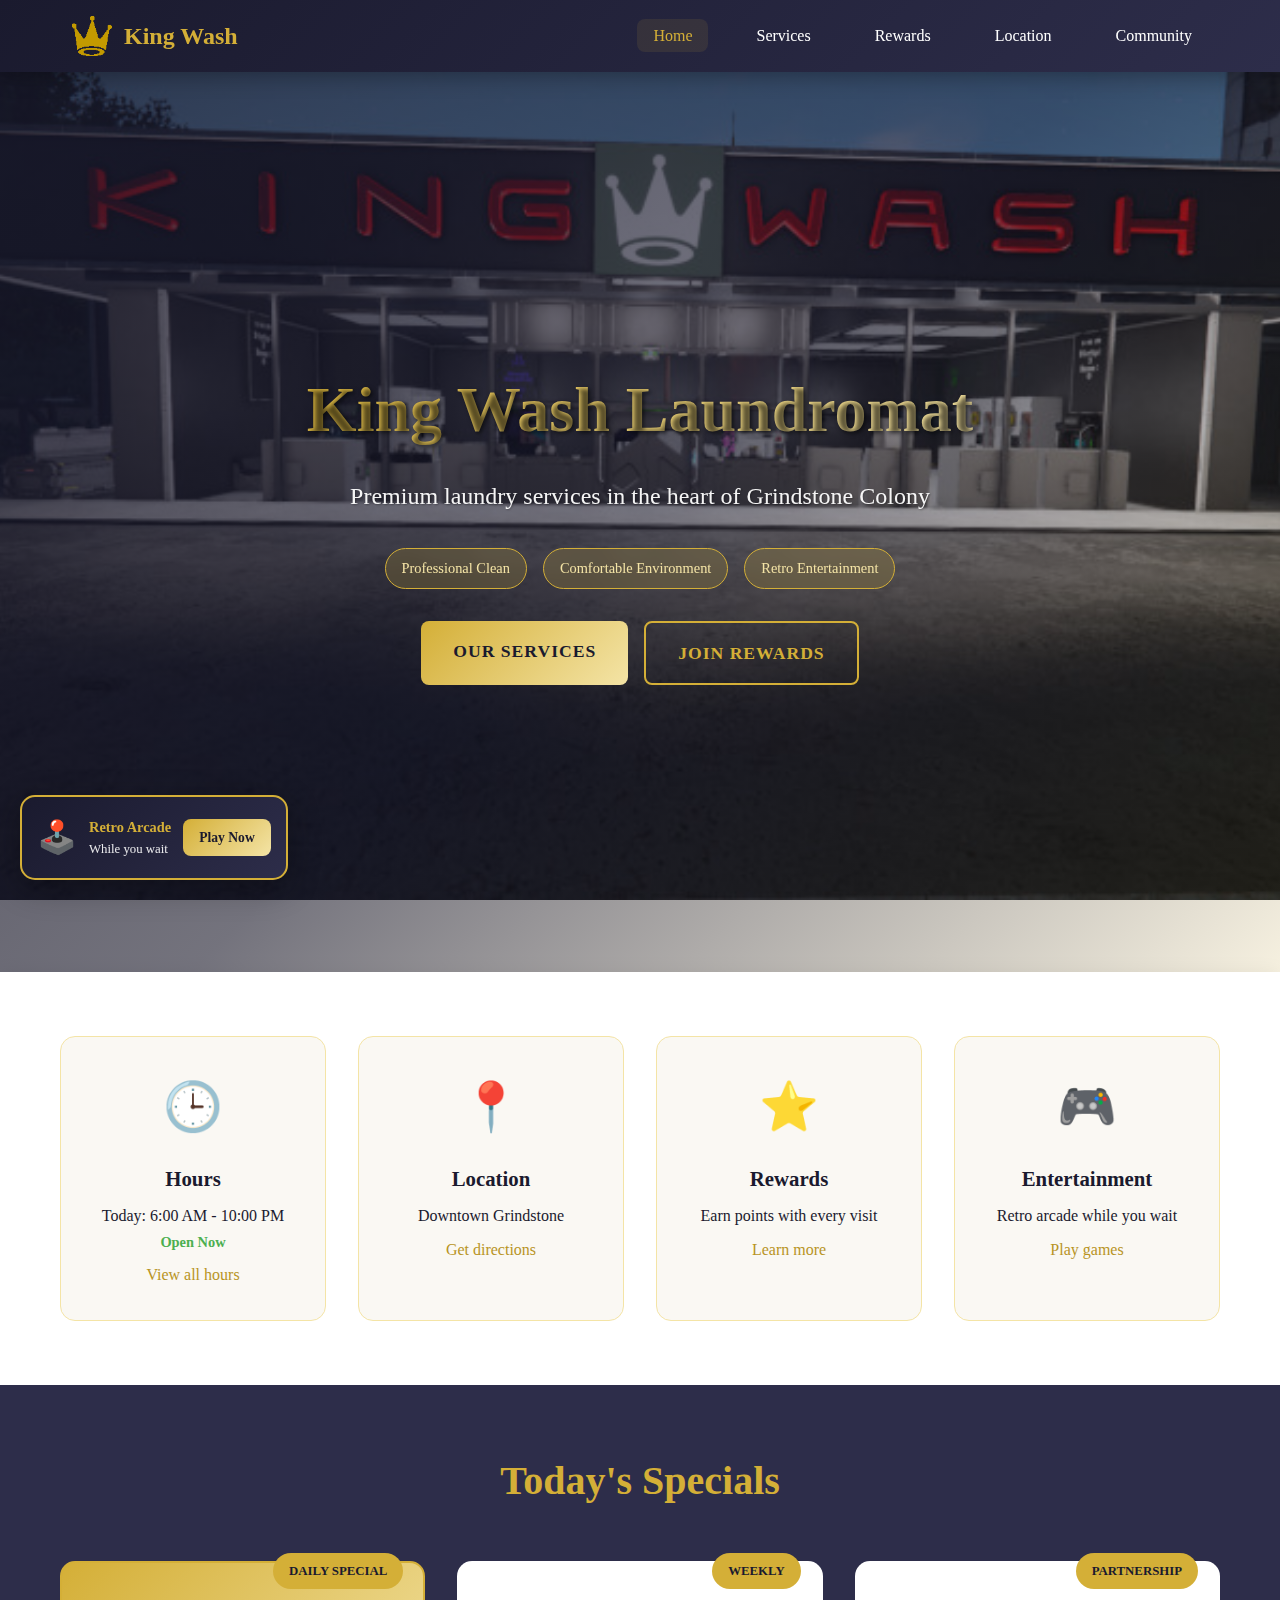
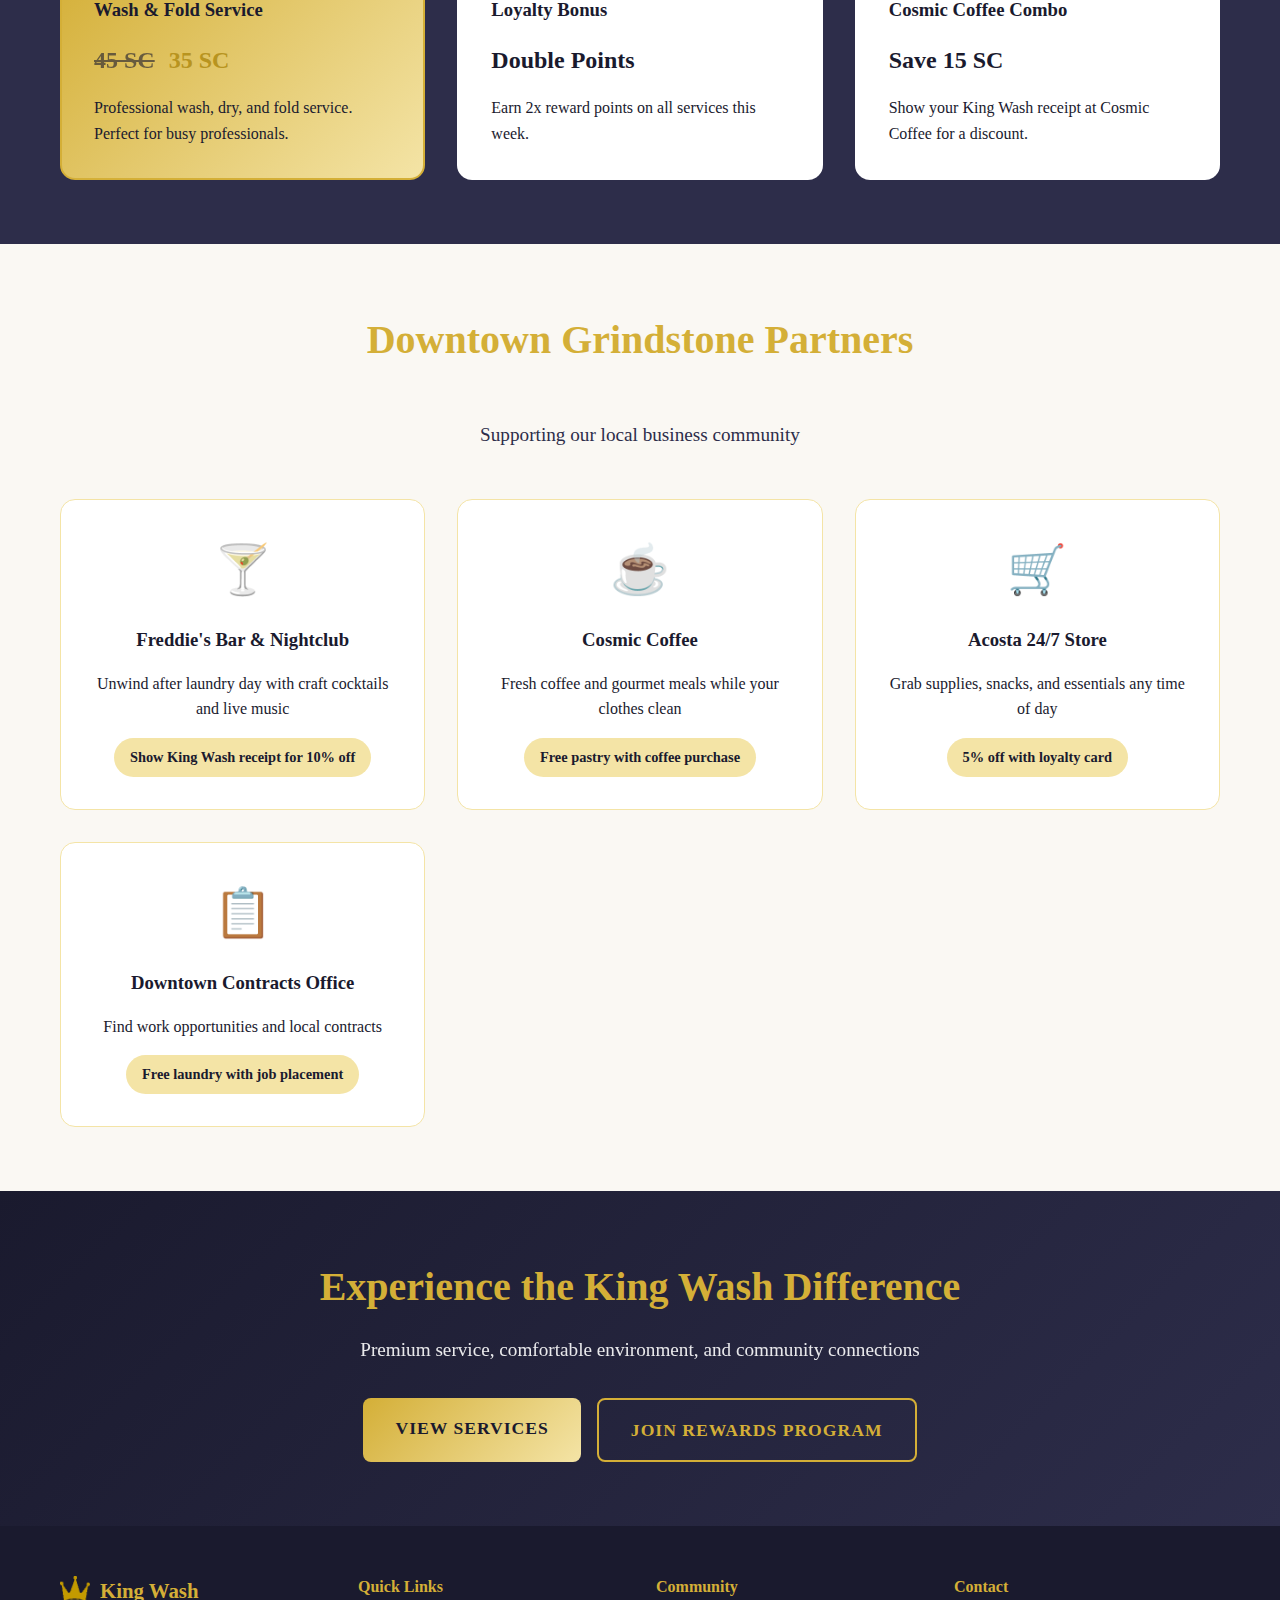
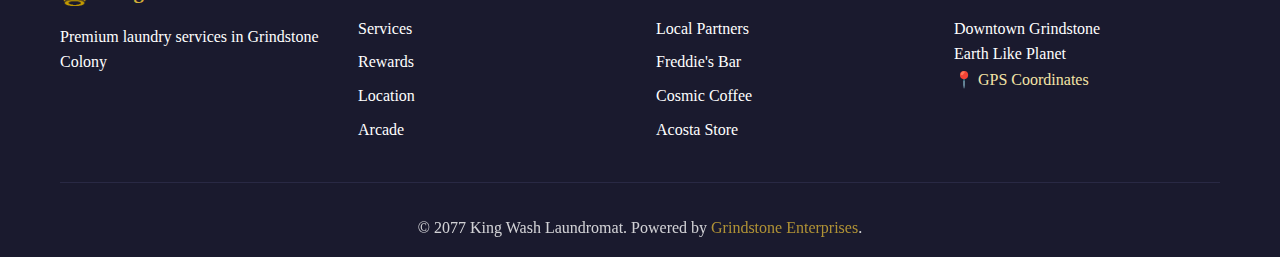
<file: index.html>
<!DOCTYPE html>
<html lang="en">
<head>
    <meta charset="UTF-8">
    <meta name="viewport" content="width=device-width, initial-scale=1.0">
    <title>King Wash Laundromat - Premium Laundry Services | Grindstone Colony</title>
    <link rel="stylesheet" href="css/styles.css">
</head>
<body>
    <!-- Fixed Arcade Banner -->
    <div class="arcade-banner">
        <div class="arcade-banner-content">
            <div class="arcade-icon">🕹️</div>
            <div class="arcade-text">
                <span class="arcade-title">Retro Arcade</span>
                <span class="arcade-subtitle">While you wait</span>
            </div>
            <a href="arcade/index.html" class="arcade-button">Play Now</a>
        </div>
    </div>

    <header class="luxury-header">
        <nav class="main-nav">
            <div class="nav-logo">
                <img src="img/logo-gold.png" alt="King Wash" class="logo-img">
                <span class="logo-text">King Wash</span>
            </div>
            <ul class="nav-menu">
                <li><a href="index.html" class="nav-link active">Home</a></li>
                <li><a href="services.html" class="nav-link">Services</a></li>
                <li><a href="rewards.html" class="nav-link">Rewards</a></li>
                <li><a href="location.html" class="nav-link">Location</a></li>
                <li><a href="community.html" class="nav-link">Community</a></li>
            </ul>
        </nav>
    </header>

    <!-- Hero Section with Random Images -->
    <section class="hero-section" id="hero">
        <div class="hero-overlay"></div>
        <div class="hero-content">
            <h1 class="hero-title">King Wash Laundromat</h1>
            <p class="hero-subtitle">Premium laundry services in the heart of Grindstone Colony</p>
            <div class="hero-features">
                <span class="feature-tag">Professional Clean</span>
                <span class="feature-tag">Comfortable Environment</span>
                <span class="feature-tag">Retro Entertainment</span>
            </div>
            <div class="hero-cta">
                <a href="services.html" class="cta-button primary">Our Services</a>
                <a href="rewards.html" class="cta-button secondary">Join Rewards</a>
            </div>
        </div>
    </section>

    <!-- Hours & Quick Info -->
    <section class="quick-info">
        <div class="container">
            <div class="info-grid">
                <div class="info-card">
                    <div class="info-icon">🕒</div>
                    <h3>Hours</h3>
                    <p class="hours-today">Today: 6:00 AM - 10:00 PM</p>
                    <a href="location.html" class="info-link">View all hours</a>
                </div>
                <div class="info-card">
                    <div class="info-icon">📍</div>
                    <h3>Location</h3>
                    <p>Downtown Grindstone</p>
                    <a href="location.html" class="info-link">Get directions</a>
                </div>
                <div class="info-card">
                    <div class="info-icon">⭐</div>
                    <h3>Rewards</h3>
                    <p>Earn points with every visit</p>
                    <a href="rewards.html" class="info-link">Learn more</a>
                </div>
                <div class="info-card">
                    <div class="info-icon">🎮</div>
                    <h3>Entertainment</h3>
                    <p>Retro arcade while you wait</p>
                    <a href="arcade/index.html" class="info-link">Play games</a>
                </div>
            </div>
        </div>
    </section>

    <!-- Daily Deals -->
    <section class="deals-section">
        <div class="container">
            <h2 class="section-title">Today's Specials</h2>
            <div class="deals-grid">
                <div class="deal-card featured">
                    <div class="deal-badge">Daily Special</div>
                    <h3>Wash & Fold Service</h3>
                    <p class="deal-price">
                        <span class="original-price">45 SC</span>
                        <span class="sale-price">35 SC</span>
                    </p>
                    <p class="deal-description">Professional wash, dry, and fold service. Perfect for busy professionals.</p>
                </div>
                <div class="deal-card">
                    <div class="deal-badge">Weekly</div>
                    <h3>Loyalty Bonus</h3>
                    <p class="deal-price">Double Points</p>
                    <p class="deal-description">Earn 2x reward points on all services this week.</p>
                </div>
                <div class="deal-card">
                    <div class="deal-badge">Partnership</div>
                    <h3>Cosmic Coffee Combo</h3>
                    <p class="deal-price">Save 15 SC</p>
                    <p class="deal-description">Show your King Wash receipt at Cosmic Coffee for a discount.</p>
                </div>
            </div>
        </div>
    </section>

    <!-- Community Partners -->
    <section class="partners-section">
        <div class="container">
            <h2 class="section-title">Downtown Grindstone Partners</h2>
            <p class="section-subtitle">Supporting our local business community</p>
            <div class="partners-grid">
                <div class="partner-card">
                    <div class="partner-icon">🍸</div>
                    <h3>Freddie's Bar & Nightclub</h3>
                    <p>Unwind after laundry day with craft cocktails and live music</p>
                    <div class="partner-offer">Show King Wash receipt for 10% off</div>
                </div>
                <div class="partner-card">
                    <div class="partner-icon">☕</div>
                    <h3>Cosmic Coffee</h3>
                    <p>Fresh coffee and gourmet meals while your clothes clean</p>
                    <div class="partner-offer">Free pastry with coffee purchase</div>
                </div>
                <div class="partner-card">
                    <div class="partner-icon">🛒</div>
                    <h3>Acosta 24/7 Store</h3>
                    <p>Grab supplies, snacks, and essentials any time of day</p>
                    <div class="partner-offer">5% off with loyalty card</div>
                </div>
                <div class="partner-card">
                    <div class="partner-icon">📋</div>
                    <h3>Downtown Contracts Office</h3>
                    <p>Find work opportunities and local contracts</p>
                    <div class="partner-offer">Free laundry with job placement</div>
                </div>
            </div>
        </div>
    </section>

    <!-- Call to Action -->
    <section class="cta-section">
        <div class="container">
            <div class="cta-content">
                <h2>Experience the King Wash Difference</h2>
                <p>Premium service, comfortable environment, and community connections</p>
                <div class="cta-buttons">
                    <a href="services.html" class="cta-button primary">View Services</a>
                    <a href="rewards.html" class="cta-button secondary">Join Rewards Program</a>
                </div>
            </div>
        </div>
    </section>

    <footer class="luxury-footer">
        <div class="container">
            <div class="footer-content">
                <div class="footer-section">
                    <div class="footer-logo">
                        <img src="img/logo-gold.png" alt="King Wash">
                        <span>King Wash</span>
                    </div>
                    <p>Premium laundry services in Grindstone Colony</p>
                </div>
                <div class="footer-section">
                    <h4>Quick Links</h4>
                    <ul>
                        <li><a href="services.html">Services</a></li>
                        <li><a href="rewards.html">Rewards</a></li>
                        <li><a href="location.html">Location</a></li>
                        <li><a href="arcade/index.html">Arcade</a></li>
                    </ul>
                </div>
                <div class="footer-section">
                    <h4>Community</h4>
                    <ul>
                        <li><a href="community.html">Local Partners</a></li>
                        <li><a href="#freddie">Freddie's Bar</a></li>
                        <li><a href="#cosmic">Cosmic Coffee</a></li>
                        <li><a href="#acosta">Acosta Store</a></li>
                    </ul>
                </div>
                <div class="footer-section">
                    <h4>Contact</h4>
                    <p>Downtown Grindstone<br>Earth Like Planet</p>
                    <p class="coordinates">
                        <a href="#" onclick="copyGPS('GPS:King Wash:12593.82:11777.22:-58311.1:#FF75C9F1:')">
                            📍 GPS Coordinates
                        </a>
                    </p>
                </div>
            </div>
            <div class="footer-bottom">
                <p>&copy; 2077 King Wash Laundromat. Powered by <span class="glitch-text" id="company-name">Grindstone Enterprises</span>.</p>
            </div>
        </div>
    </footer>

    <script>
        // Random hero image functionality
        const heroImages = [
            'img/photo1.jpg', // washing machines
            'img/photo2.jpg', // dryers  
            'img/photo5.jpg', // front of building
            'img/photo7.jpg'  // comfortable seating
        ];

        function setRandomHeroImage() {
            const randomImage = heroImages[Math.floor(Math.random() * heroImages.length)];
            const heroSection = document.getElementById('hero');
            heroSection.style.backgroundImage = `url('${randomImage}')`;
        }

        // Copy GPS coordinates functionality
        function copyGPS(gpsString) {
            navigator.clipboard.writeText(gpsString).then(() => {
                alert('GPS coordinates copied to clipboard!');
            }).catch(() => {
                prompt('Copy these GPS coordinates:', gpsString);
            });
        }

        // Glitch effect for company name
        const companyName = document.getElementById('company-name');
        let isGlitched = false;
        
        companyName.addEventListener('mouseenter', function() {
            if (!isGlitched) {
                this.classList.add('glitching');
                
                setTimeout(() => {
                    this.textContent = 'Null Systems';
                    this.style.color = '#d4af37';
                    this.classList.remove('glitching');
                    isGlitched = true;
                    
                    // Make it a link
                    const link = document.createElement('a');
                    link.href = 'https://sophiathekitty.github.io/GridDB/index.html';
                    link.target = '_blank';
                    link.className = 'glitch-text';
                    link.style.color = '#d4af37';
                    link.style.textDecoration = 'none';
                    link.textContent = 'Null Systems';
                    
                    this.parentNode.replaceChild(link, this);
                }, 500);
            }
        });

        // Initialize page
        document.addEventListener('DOMContentLoaded', function() {
            setRandomHeroImage();
            
            // Update hours display based on current time
            const now = new Date();
            const day = now.getDay();
            const hour = now.getHours();
            const hoursElement = document.querySelector('.hours-today');
            
            if (day === 0) { // Sunday
                hoursElement.textContent = 'Today: 8:00 AM - 8:00 PM';
            } else if (day === 6) { // Saturday  
                hoursElement.textContent = 'Today: 7:00 AM - 9:00 PM';
            } else { // Weekdays
                hoursElement.textContent = 'Today: 6:00 AM - 10:00 PM';
            }
            
            // Add open/closed status
            const isOpen = (day === 0 && hour >= 8 && hour < 20) || 
                          (day === 6 && hour >= 7 && hour < 21) ||
                          (day >= 1 && day <= 5 && hour >= 6 && hour < 22);
            
            if (isOpen) {
                hoursElement.innerHTML += ' <span class="status-open">Open Now</span>';
            } else {
                hoursElement.innerHTML += ' <span class="status-closed">Closed</span>';
            }
        });
    </script>
</body>
</html>
</file>
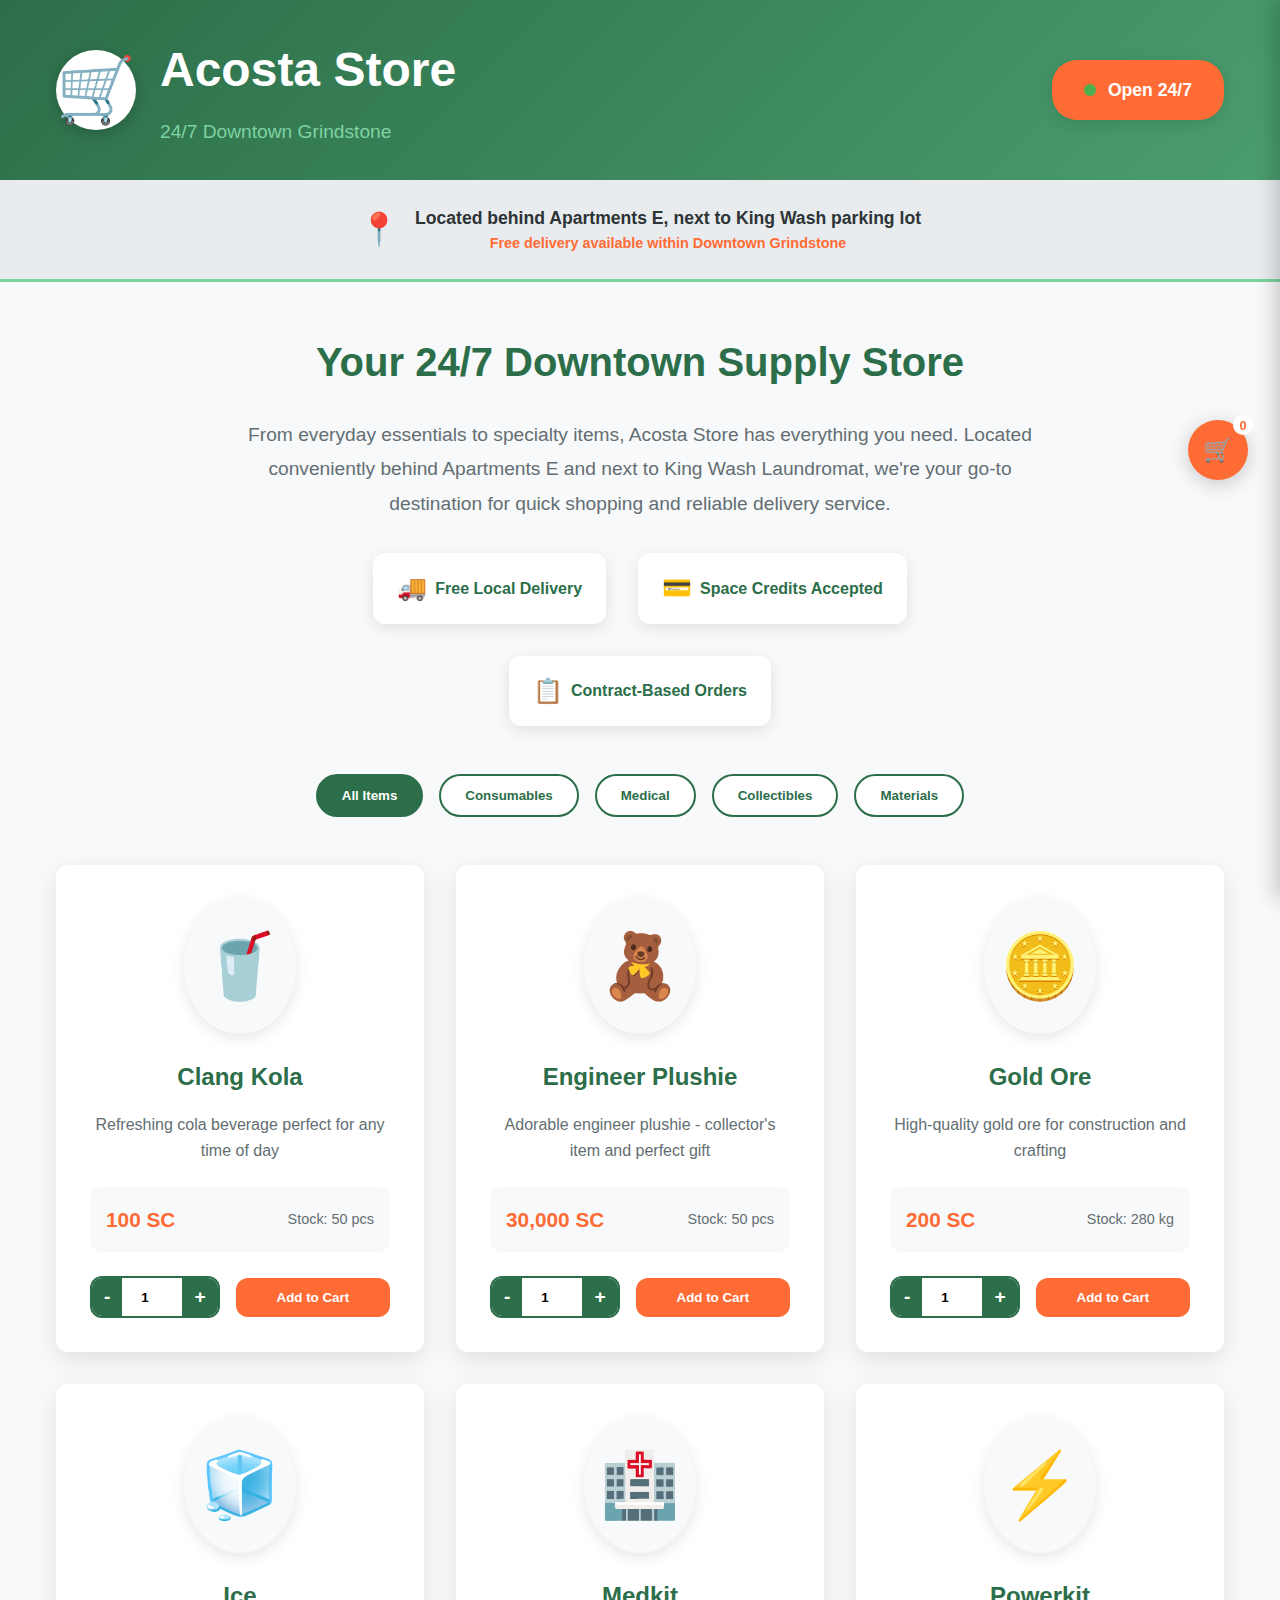
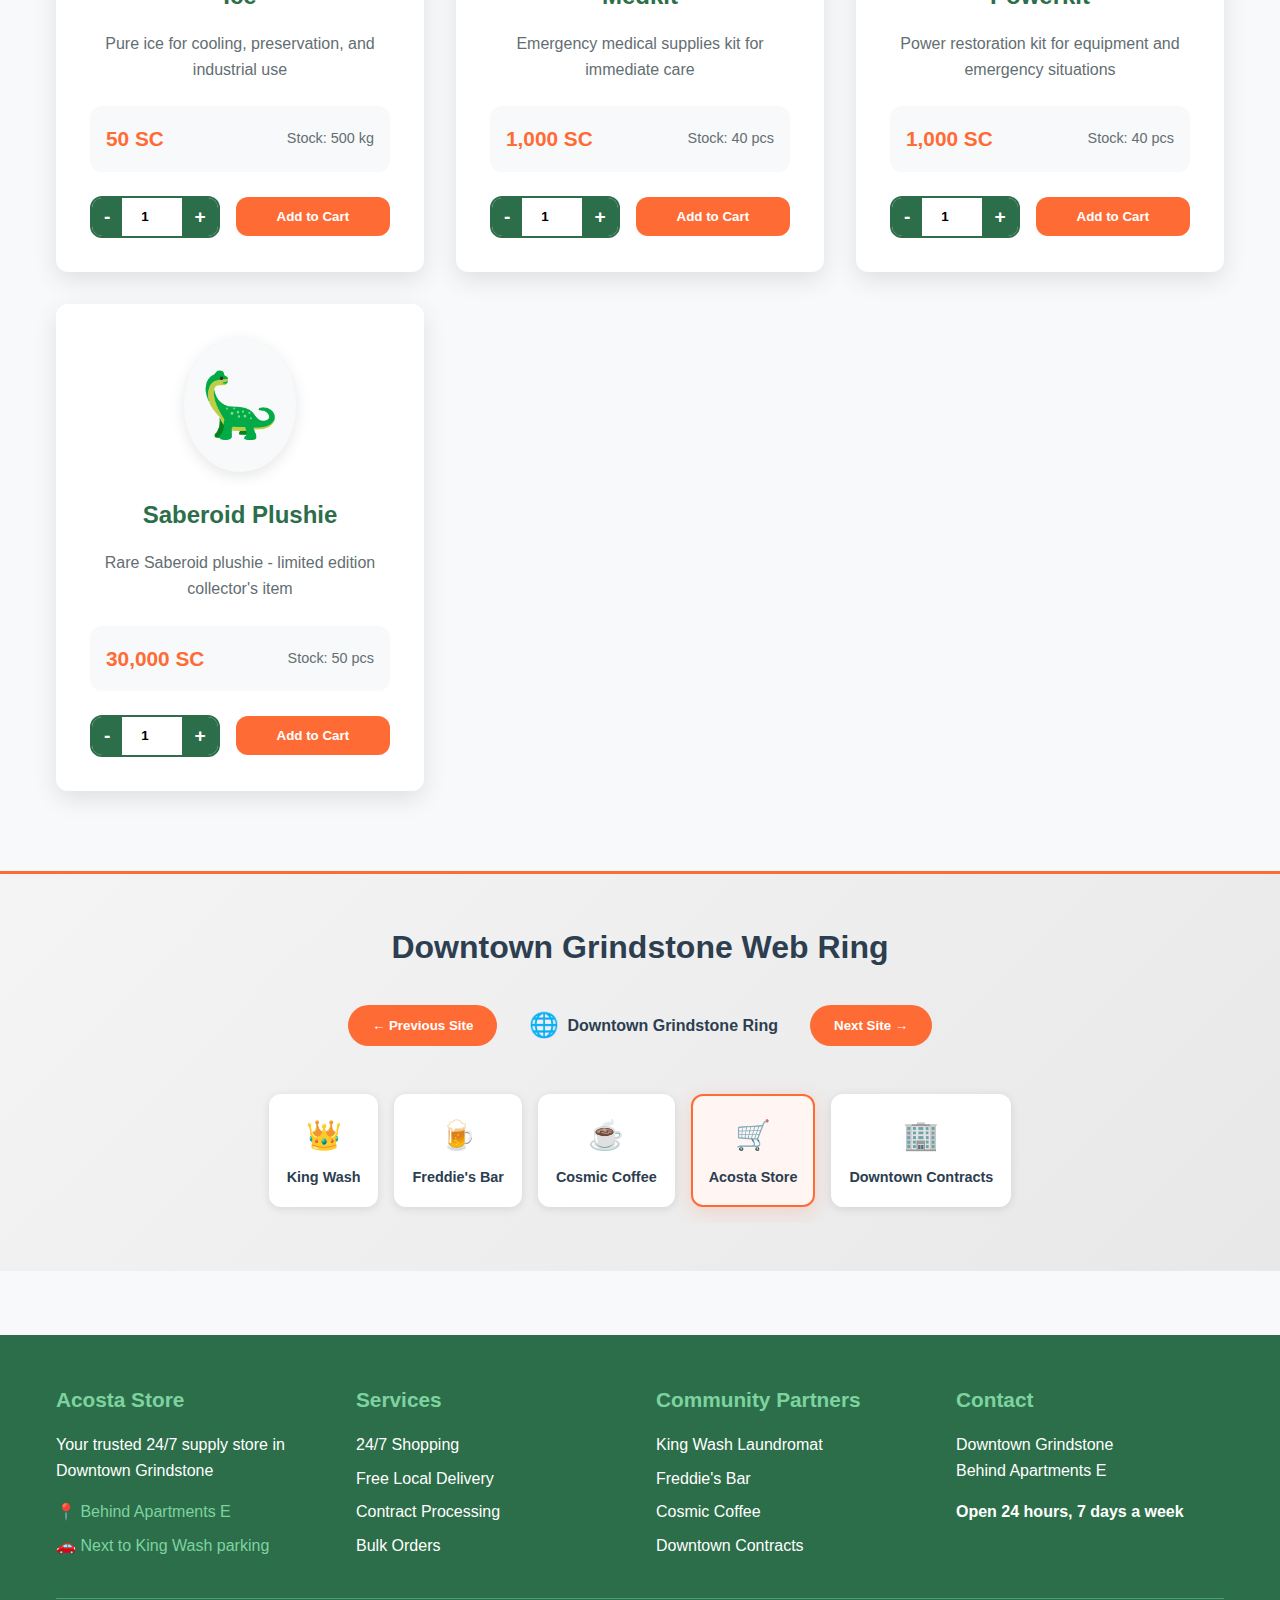
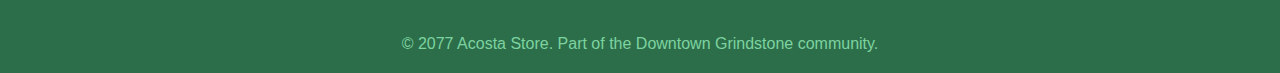
<file: acosta-store/index.html>
<!DOCTYPE html>
<html lang="en">
<head>
    <meta charset="UTF-8">
    <meta name="viewport" content="width=device-width, initial-scale=1.0">
    <title>Acosta Store - 24/7 Downtown Grindstone</title>
    <link rel="stylesheet" href="styles.css">
</head>
<body>
    <!-- Header -->
    <header class="store-header">
        <div class="container">
            <div class="store-logo">
                <div class="logo-icon">🛒</div>
                <div class="logo-text">
                    <h1>Acosta Store</h1>
                    <p>24/7 Downtown Grindstone</p>
                </div>
            </div>
            <div class="store-hours">
                <div class="hours-badge">
                    <span class="status-light"></span>
                    <span>Open 24/7</span>
                </div>
            </div>
        </div>
    </header>

    <!-- Location Banner -->
    <section class="location-banner">
        <div class="container">
            <div class="location-info">
                <div class="location-icon">📍</div>
                <div class="location-text">
                    <span>Located behind Apartments E, next to King Wash parking lot</span>
                    <span class="delivery-note">Free delivery available within Downtown Grindstone</span>
                </div>
            </div>
        </div>
    </section>

    <!-- Shopping Cart Sidebar -->
    <div class="cart-sidebar" id="cart-sidebar">
        <div class="cart-header">
            <h3>Shopping Cart</h3>
            <button class="cart-close" onclick="toggleCart()">×</button>
        </div>
        <div class="cart-items" id="cart-items">
            <p class="empty-cart">Your cart is empty</p>
        </div>
        <div class="cart-footer">
            <div class="cart-total">
                <strong>Total: <span id="cart-total">0</span> SC</strong>
            </div>
            <button class="checkout-btn" onclick="checkout()" id="checkout-btn" disabled>
                Create Delivery Contract
            </button>
        </div>
    </div>

    <!-- Cart Toggle Button -->
    <button class="cart-toggle" onclick="toggleCart()" id="cart-toggle">
        🛒 <span class="cart-count" id="cart-count">0</span>
    </button>

    <!-- Main Content -->
    <main class="store-main">
        <div class="container">
            <!-- Store Introduction -->
            <section class="store-intro">
                <h2>Your 24/7 Downtown Supply Store</h2>
                <p>From everyday essentials to specialty items, Acosta Store has everything you need. Located conveniently behind Apartments E and next to King Wash Laundromat, we're your go-to destination for quick shopping and reliable delivery service.</p>
                <div class="intro-features">
                    <div class="feature">
                        <span class="feature-icon">🚚</span>
                        <span>Free Local Delivery</span>
                    </div>
                    <div class="feature">
                        <span class="feature-icon">💳</span>
                        <span>Space Credits Accepted</span>
                    </div>
                    <div class="feature">
                        <span class="feature-icon">📋</span>
                        <span>Contract-Based Orders</span>
                    </div>
                </div>
            </section>

            <!-- Product Categories -->
            <section class="product-categories">
                <div class="category-filters">
                    <button class="filter-btn active" onclick="filterProducts('all')">All Items</button>
                    <button class="filter-btn" onclick="filterProducts('consumables')">Consumables</button>
                    <button class="filter-btn" onclick="filterProducts('medical')">Medical</button>
                    <button class="filter-btn" onclick="filterProducts('collectibles')">Collectibles</button>
                    <button class="filter-btn" onclick="filterProducts('materials')">Materials</button>
                </div>
            </section>

            <!-- Products Grid -->
            <section class="products-section">
                <div class="products-grid" id="products-grid">
                    <!-- Products will be dynamically loaded -->
                </div>
            </section>
        </div>
    </main>

    <!-- Community Web Ring -->
    <section class="webring-section">
        <div class="container">
            <h3>Downtown Grindstone Web Ring</h3>
            <div class="webring-navigation">
                <div class="webring-controls">
                    <button class="webring-btn prev" onclick="navigateWebRing('prev')">← Previous Site</button>
                    <div class="webring-info">
                        <div class="webring-logo">🌐</div>
                        <span>Downtown Grindstone Ring</span>
                    </div>
                    <button class="webring-btn next" onclick="navigateWebRing('next')">Next Site →</button>
                </div>
                
                <div class="webring-sites">
                    <a href="../index.html" class="ring-site">
                        <div class="site-icon">👑</div>
                        <span>King Wash</span>
                    </a>
                    <a href="../freddies-bar/index.html" class="ring-site">
                        <div class="site-icon">🍺</div>
                        <span>Freddie's Bar</span>
                    </a>
                    <a href="../cosmic-coffee/index.html" class="ring-site">
                        <div class="site-icon">☕</div>
                        <span>Cosmic Coffee</span>
                    </a>
                    <a href="#" class="ring-site current">
                        <div class="site-icon">🛒</div>
                        <span>Acosta Store</span>
                    </a>
                    <a href="../downtown-contracts/index.html" class="ring-site">
                        <div class="site-icon">🏢</div>
                        <span>Downtown Contracts</span>
                    </a>
                </div>
            </div>
        </div>
    </section>

    <!-- Footer -->
    <footer class="store-footer">
        <div class="container">
            <div class="footer-content">
                <div class="footer-section">
                    <h4>Acosta Store</h4>
                    <p>Your trusted 24/7 supply store in Downtown Grindstone</p>
                    <div class="footer-location">
                        <span>📍 Behind Apartments E</span>
                        <span>🚗 Next to King Wash parking</span>
                    </div>
                </div>
                <div class="footer-section">
                    <h4>Services</h4>
                    <ul>
                        <li>24/7 Shopping</li>
                        <li>Free Local Delivery</li>
                        <li>Contract Processing</li>
                        <li>Bulk Orders</li>
                    </ul>
                </div>
                <div class="footer-section">
                    <h4>Community Partners</h4>
                    <ul>
                        <li><a href="../index.html">King Wash Laundromat</a></li>
                        <li><a href="../freddies-bar/index.html">Freddie's Bar</a></li>
                        <li><a href="../cosmic-coffee/index.html">Cosmic Coffee</a></li>
                        <li><a href="../downtown-contracts/index.html">Downtown Contracts</a></li>
                    </ul>
                </div>
                <div class="footer-section">
                    <h4>Contact</h4>
                    <p>Downtown Grindstone<br>Behind Apartments E</p>
                    <p class="hours">Open 24 hours, 7 days a week</p>
                </div>
            </div>
            <div class="footer-bottom">
                <p>&copy; 2077 Acosta Store. Part of the Downtown Grindstone community.</p>
            </div>
        </div>
    </footer>

    <script>
        // Product database from README
        const products = [
            {
                id: 1,
                name: "Clang Kola",
                price: 100,
                stock: 50,
                unit: "pcs",
                category: "consumables",
                description: "Refreshing cola beverage perfect for any time of day",
                image: "🥤"
            },
            {
                id: 2,
                name: "Engineer Plushie",
                price: 30000,
                stock: 50,
                unit: "pcs",
                category: "collectibles",
                description: "Adorable engineer plushie - collector's item and perfect gift",
                image: "🧸"
            },
            {
                id: 3,
                name: "Gold Ore",
                price: 200,
                stock: 280,
                unit: "kg",
                category: "materials",
                description: "High-quality gold ore for construction and crafting",
                image: "🪙"
            },
            {
                id: 4,
                name: "Ice",
                price: 50,
                stock: 500,
                unit: "kg",
                category: "materials",
                description: "Pure ice for cooling, preservation, and industrial use",
                image: "🧊"
            },
            {
                id: 5,
                name: "Medkit",
                price: 1000,
                stock: 40,
                unit: "pcs",
                category: "medical",
                description: "Emergency medical supplies kit for immediate care",
                image: "🏥"
            },
            {
                id: 6,
                name: "Powerkit",
                price: 1000,
                stock: 40,
                unit: "pcs",
                category: "medical",
                description: "Power restoration kit for equipment and emergency situations",
                image: "⚡"
            },
            {
                id: 7,
                name: "Saberoid Plushie",
                price: 30000,
                stock: 50,
                unit: "pcs",
                category: "collectibles",
                description: "Rare Saberoid plushie - limited edition collector's item",
                image: "🦕"
            }
        ];

        // Shopping cart
        let cart = [];

        // Initialize store
        function initStore() {
            displayProducts(products);
            updateCartDisplay();
        }

        // Display products
        function displayProducts(productsToShow) {
            const grid = document.getElementById('products-grid');
            grid.innerHTML = '';

            productsToShow.forEach(product => {
                const productCard = createProductCard(product);
                grid.appendChild(productCard);
            });
        }

        // Create product card
        function createProductCard(product) {
            const card = document.createElement('div');
            card.className = 'product-card';
            card.innerHTML = `
                <div class="product-image">
                    <span class="product-emoji">${product.image}</span>
                </div>
                <div class="product-info">
                    <h3 class="product-name">${product.name}</h3>
                    <p class="product-description">${product.description}</p>
                    <div class="product-details">
                        <div class="product-price">${product.price.toLocaleString()} SC</div>
                        <div class="product-stock">Stock: ${product.stock} ${product.unit}</div>
                    </div>
                    <div class="product-actions">
                        <div class="quantity-controls">
                            <button onclick="changeQuantity(${product.id}, -1)">-</button>
                            <input type="number" id="qty-${product.id}" value="1" min="1" max="${product.stock}">
                            <button onclick="changeQuantity(${product.id}, 1)">+</button>
                        </div>
                        <button class="add-to-cart-btn" onclick="addToCart(${product.id})">
                            Add to Cart
                        </button>
                    </div>
                </div>
            `;
            return card;
        }

        // Change quantity
        function changeQuantity(productId, change) {
            const input = document.getElementById(`qty-${productId}`);
            const currentValue = parseInt(input.value);
            const newValue = Math.max(1, Math.min(currentValue + change, parseInt(input.max)));
            input.value = newValue;
        }

        // Add to cart
        function addToCart(productId) {
            const product = products.find(p => p.id === productId);
            const quantity = parseInt(document.getElementById(`qty-${productId}`).value);

            const existingItem = cart.find(item => item.id === productId);
            if (existingItem) {
                existingItem.quantity += quantity;
            } else {
                cart.push({
                    ...product,
                    quantity: quantity
                });
            }

            updateCartDisplay();
            showCartNotification(`Added ${quantity} ${product.name} to cart`);
        }

        // Remove from cart
        function removeFromCart(productId) {
            cart = cart.filter(item => item.id !== productId);
            updateCartDisplay();
        }

        // Update cart display
        function updateCartDisplay() {
            const cartItems = document.getElementById('cart-items');
            const cartCount = document.getElementById('cart-count');
            const cartTotal = document.getElementById('cart-total');
            const checkoutBtn = document.getElementById('checkout-btn');

            // Update cart count
            const totalItems = cart.reduce((sum, item) => sum + item.quantity, 0);
            cartCount.textContent = totalItems;

            // Update cart total
            const total = cart.reduce((sum, item) => sum + (item.price * item.quantity), 0);
            cartTotal.textContent = total.toLocaleString();

            // Update cart items
            if (cart.length === 0) {
                cartItems.innerHTML = '<p class="empty-cart">Your cart is empty</p>';
                checkoutBtn.disabled = true;
            } else {
                cartItems.innerHTML = cart.map(item => `
                    <div class="cart-item">
                        <div class="cart-item-info">
                            <span class="cart-item-emoji">${item.image}</span>
                            <div class="cart-item-details">
                                <div class="cart-item-name">${item.name}</div>
                                <div class="cart-item-price">${item.price.toLocaleString()} SC × ${item.quantity}</div>
                            </div>
                        </div>
                        <button class="remove-item" onclick="removeFromCart(${item.id})">×</button>
                    </div>
                `).join('');
                checkoutBtn.disabled = false;
            }
        }

        // Filter products
        function filterProducts(category) {
            const buttons = document.querySelectorAll('.filter-btn');
            buttons.forEach(btn => btn.classList.remove('active'));
            event.target.classList.add('active');

            const filteredProducts = category === 'all' 
                ? products 
                : products.filter(product => product.category === category);

            displayProducts(filteredProducts);
        }

        // Toggle cart
        function toggleCart() {
            const cartSidebar = document.getElementById('cart-sidebar');
            cartSidebar.classList.toggle('open');
        }

        // Show cart notification
        function showCartNotification(message) {
            const notification = document.createElement('div');
            notification.className = 'cart-notification';
            notification.textContent = message;
            document.body.appendChild(notification);

            setTimeout(() => {
                notification.classList.add('show');
                setTimeout(() => {
                    notification.classList.remove('show');
                    setTimeout(() => {
                        document.body.removeChild(notification);
                    }, 300);
                }, 2000);
            }, 100);
        }

        // Checkout function
        function checkout() {
            if (cart.length === 0) return;

            const total = cart.reduce((sum, item) => sum + (item.price * item.quantity), 0);
            const orderData = {
                orderId: 'ACOSTA-' + Date.now(),
                timestamp: new Date().toISOString(),
                items: cart.map(item => ({
                    name: item.name,
                    quantity: item.quantity,
                    unitPrice: item.price,
                    total: item.price * item.quantity
                })),
                totalAmount: total,
                deliveryAddress: 'Downtown Grindstone',
                status: 'pending'
            };

            // Store order in localStorage for the contracts office
            const existingContracts = JSON.parse(localStorage.getItem('deliveryContracts') || '[]');
            existingContracts.push(orderData);
            localStorage.setItem('deliveryContracts', JSON.stringify(existingContracts));

            // Show success message
            alert(`Order placed successfully!\n\nOrder ID: ${orderData.orderId}\nTotal: ${total.toLocaleString()} SC\n\nYour delivery contract has been created and sent to Downtown Contracts Office for processing.`);

            // Clear cart
            cart = [];
            updateCartDisplay();
            toggleCart();
        }

        // Initialize store on page load
        document.addEventListener('DOMContentLoaded', initStore);

        // Web Ring Navigation
        function navigateWebRing(direction) {
            const sites = [
                '../index.html',
                '../freddies-bar/index.html',
                '../cosmic-coffee/index.html',
                '#', // Current site (Acosta Store)
                '../downtown-contracts/index.html'
            ];
            
            const currentIndex = 3; // Acosta Store is at index 3
            let targetIndex;
            
            if (direction === 'prev') {
                targetIndex = currentIndex === 0 ? sites.length - 1 : currentIndex - 1;
            } else if (direction === 'next') {
                targetIndex = currentIndex === sites.length - 1 ? 0 : currentIndex + 1;
            }
            
            if (sites[targetIndex] !== '#') {
                window.location.href = sites[targetIndex];
            }
        }
    </script>

    <style>
        /* Web Ring Styles */
        .webring-section {
            background: linear-gradient(135deg, #f4f4f4, #e8e8e8);
            padding: 3rem 0;
            margin-top: 2rem;
            border-top: 3px solid #ff6b35;
        }

        .webring-section h3 {
            text-align: center;
            color: #2c3e50;
            font-size: 2rem;
            margin-bottom: 2rem;
            font-weight: bold;
        }

        .webring-navigation {
            text-align: center;
        }

        .webring-controls {
            display: flex;
            justify-content: center;
            align-items: center;
            gap: 2rem;
            margin-bottom: 2rem;
            flex-wrap: wrap;
        }

        .webring-btn {
            background: #ff6b35;
            color: white;
            border: none;
            padding: 0.8rem 1.5rem;
            border-radius: 25px;
            cursor: pointer;
            font-weight: bold;
            transition: all 0.3s ease;
        }

        .webring-btn:hover {
            background: #e55a2b;
            transform: translateY(-2px);
            box-shadow: 0 5px 15px rgba(255, 107, 53, 0.3);
        }

        .webring-info {
            display: flex;
            align-items: center;
            gap: 0.5rem;
            color: #2c3e50;
            font-weight: bold;
        }

        .webring-logo {
            font-size: 1.5rem;
        }

        .webring-sites {
            display: flex;
            justify-content: center;
            gap: 1rem;
            flex-wrap: nowrap;
            overflow-x: auto;
            padding: 1rem 0;
        }

        .ring-site {
            display: flex;
            flex-direction: column;
            align-items: center;
            gap: 0.5rem;
            padding: 1rem;
            border-radius: 12px;
            text-decoration: none;
            color: #2c3e50;
            transition: all 0.3s ease;
            border: 2px solid transparent;
            background: white;
            min-width: 100px;
            flex-shrink: 0;
            box-shadow: 0 2px 10px rgba(0, 0, 0, 0.1);
        }

        .ring-site:hover {
            background: #f8f9fa;
            transform: translateY(-3px);
            border-color: #ff6b35;
            box-shadow: 0 5px 20px rgba(0, 0, 0, 0.15);
        }

        .ring-site.current {
            background: #fff5f2;
            border-color: #ff6b35;
            box-shadow: 0 5px 20px rgba(255, 107, 53, 0.2);
        }

        .site-icon {
            font-size: 1.8rem;
        }

        .ring-site span {
            font-size: 0.9rem;
            font-weight: 600;
            text-align: center;
        }

        @media (max-width: 768px) {
            .webring-controls {
                flex-direction: column;
                gap: 1rem;
            }
            
            .webring-sites {
                gap: 0.5rem;
            }
            
            .ring-site {
                min-width: 80px;
                padding: 0.8rem 0.5rem;
            }
        }
    </style>
</body>
</html>
</file>
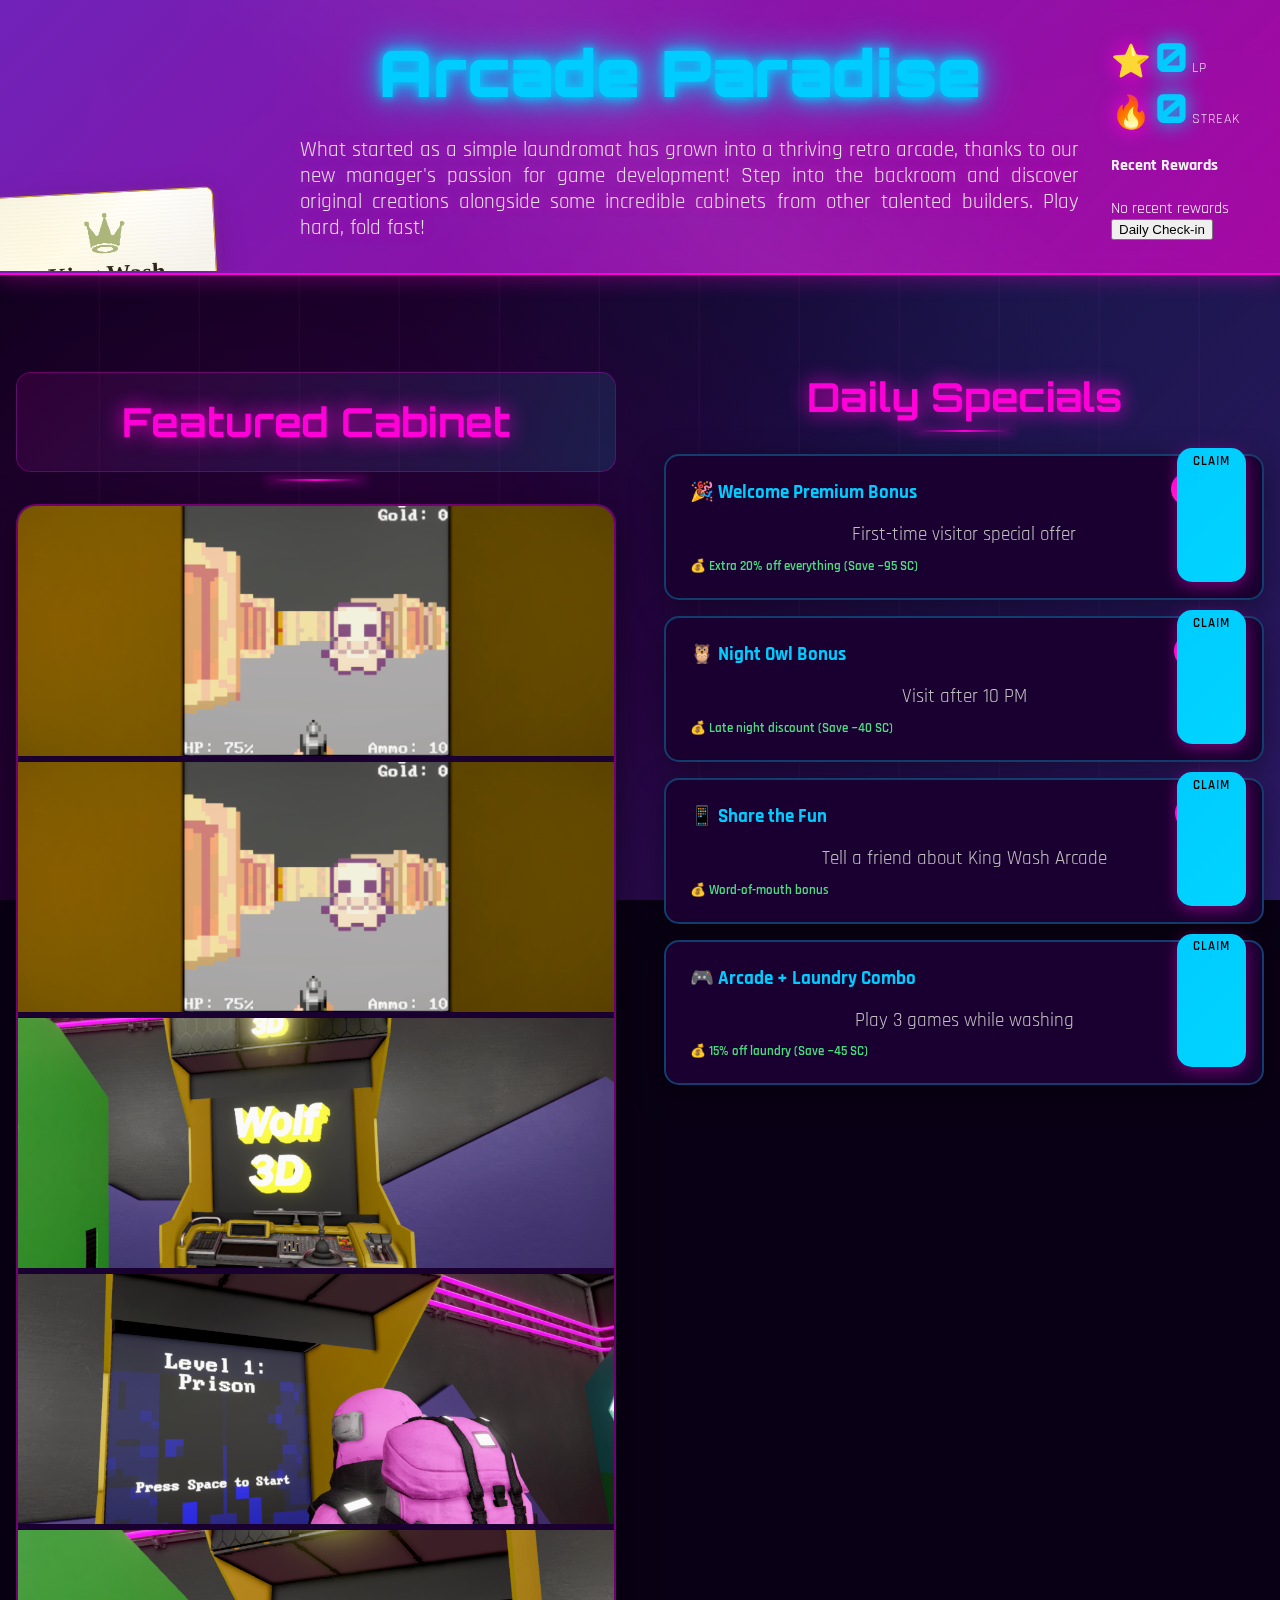
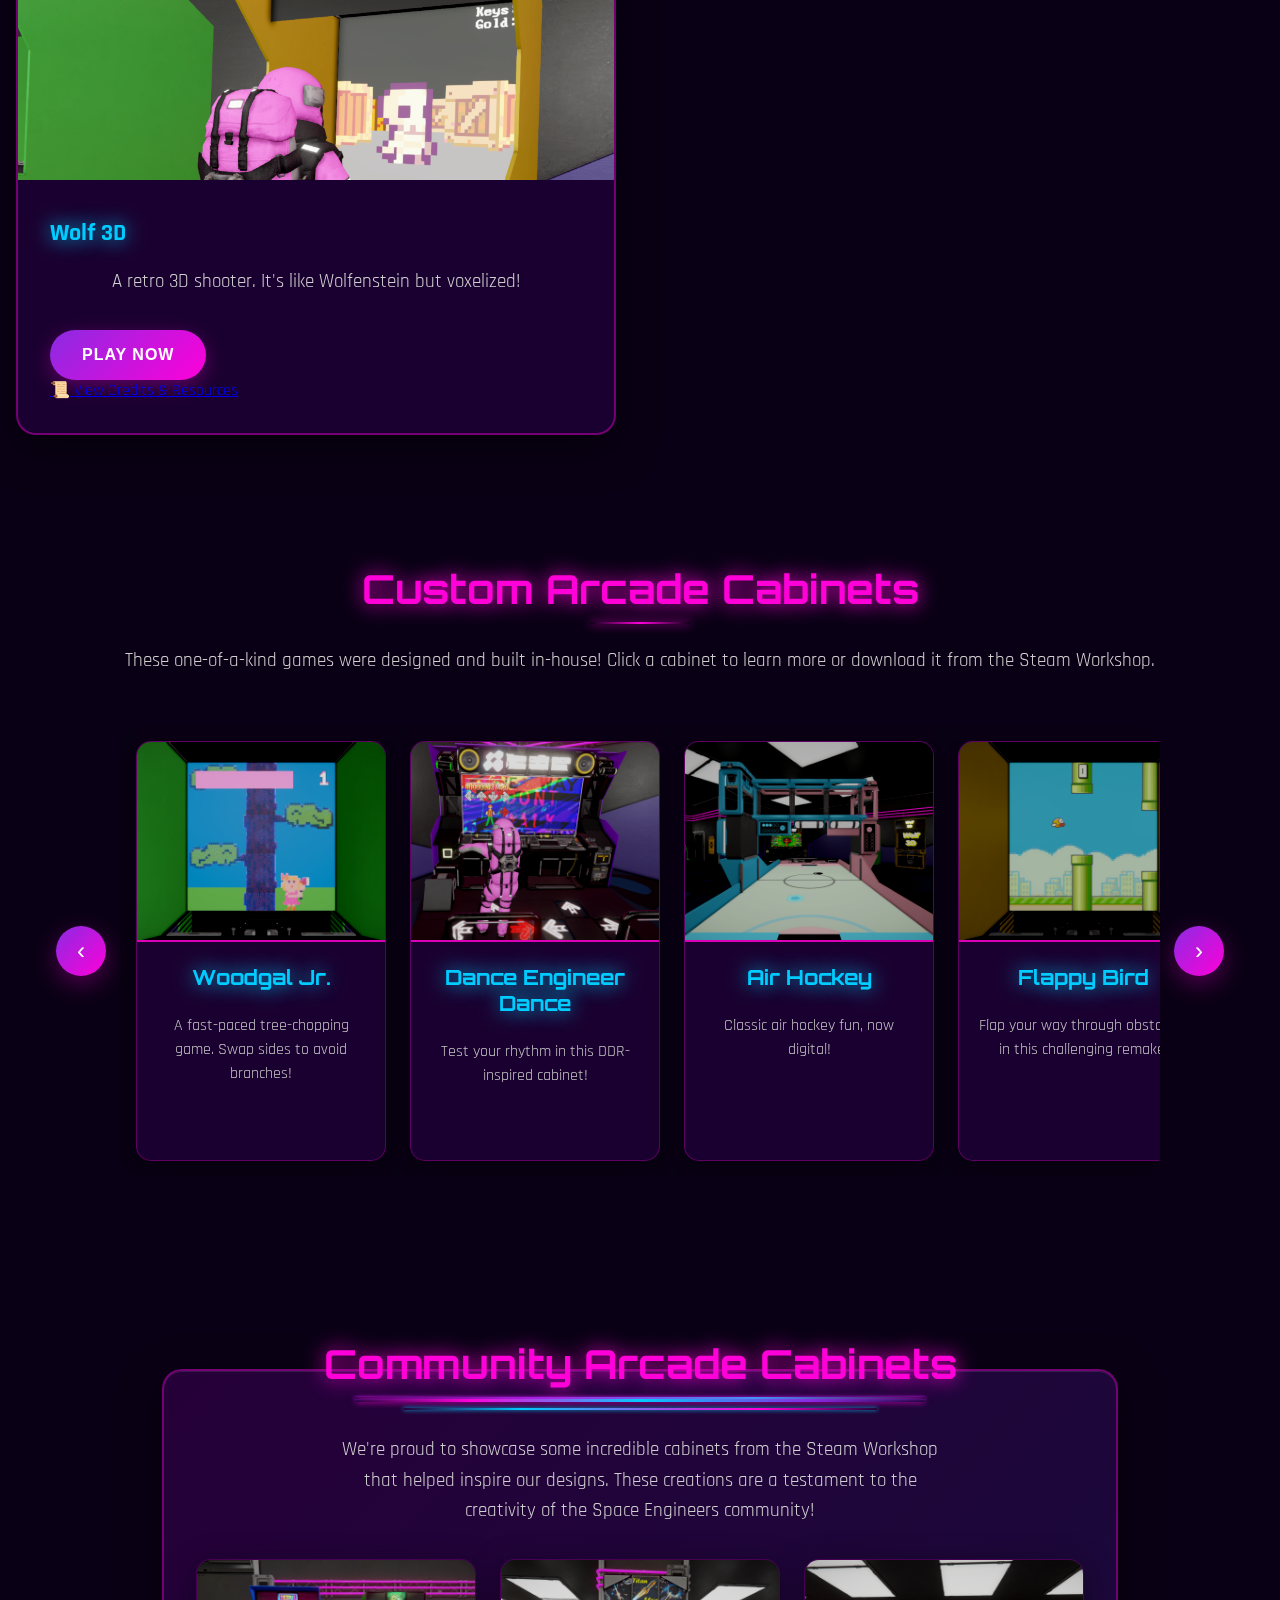
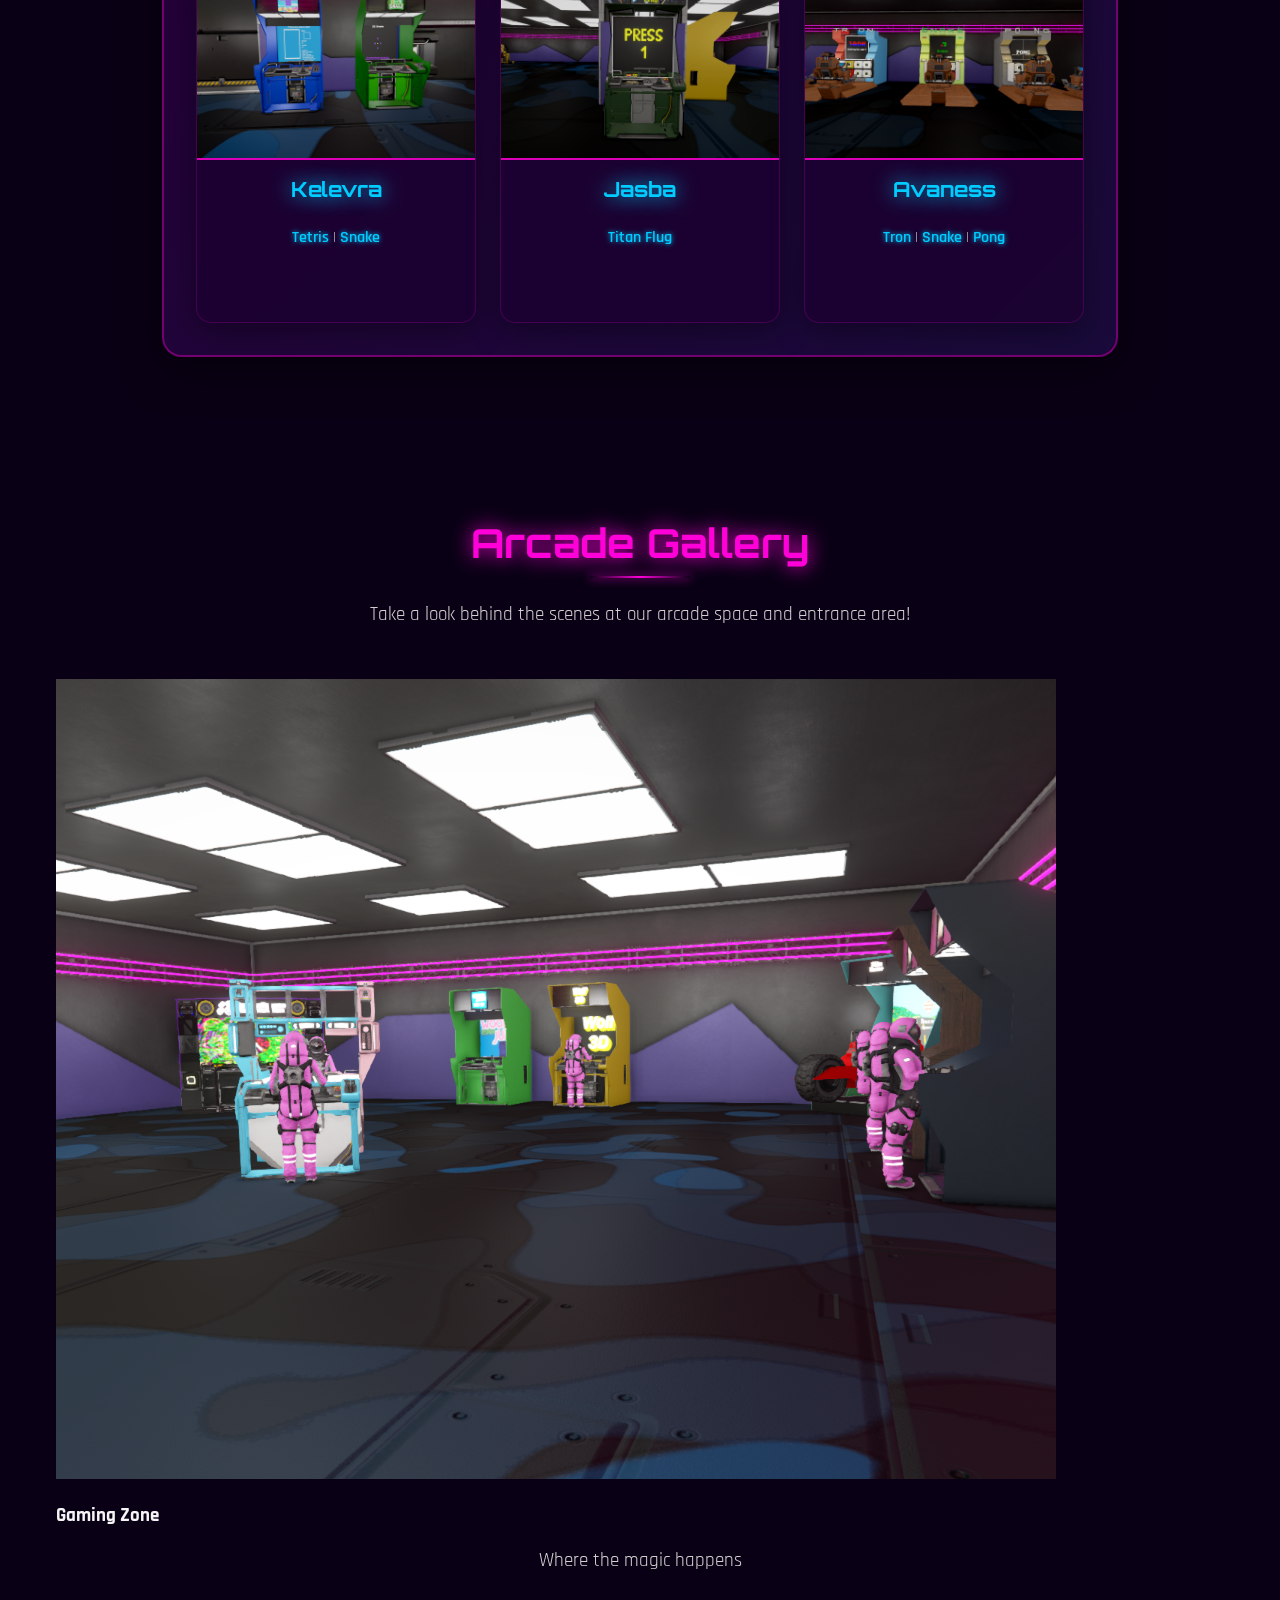
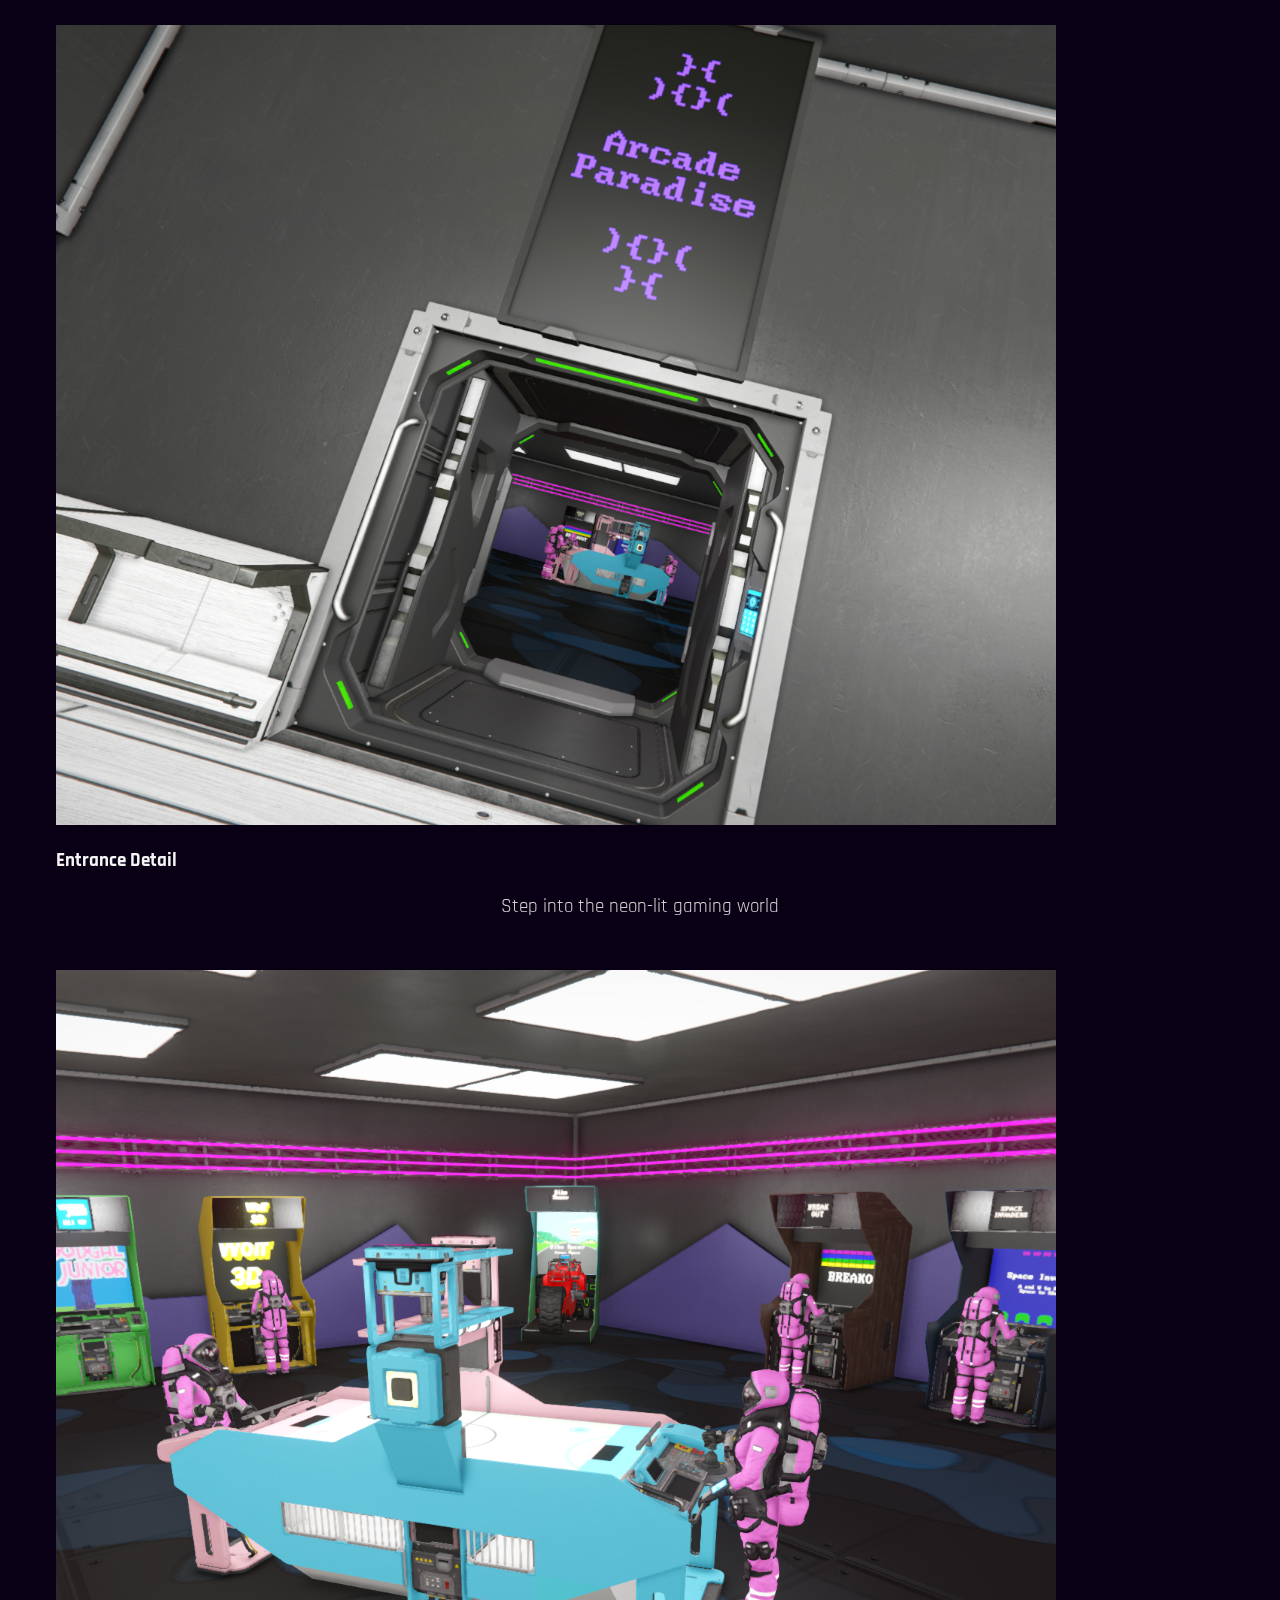
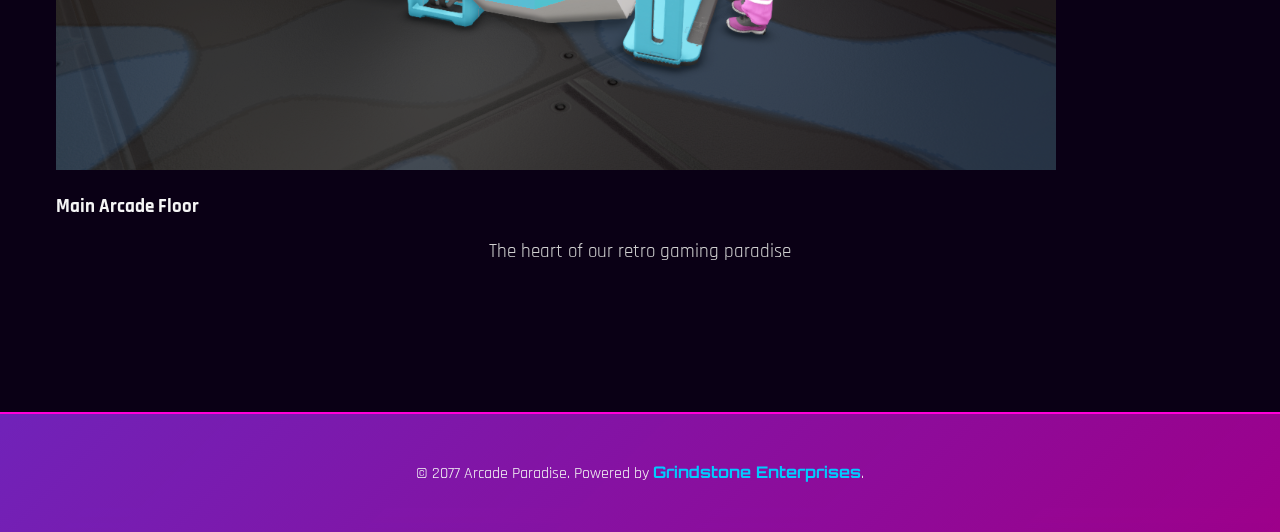
<file: arcade/index.html>
<!DOCTYPE html>
<html lang="en">
<head>
    <meta charset="UTF-8">
    <meta name="viewport" content="width=device-width, initial-scale=1.0, maximum-scale=1.0, user-scalable=no">
    <title>Arcade Paradise - King Wash</title>
    <link rel="stylesheet" href="css/styles.css">
</head>
<body>
    <header>
        <div class="header-content">
            <!-- King Wash Pamphlet integrated into header - left side -->
            <div class="king-wash-container">
                <div class="king-wash-pamphlet">
                    <a href="../index.html" class="king-wash-card">
                        <div class="pamphlet-content">
                            <div class="pamphlet-header">
                                <img src="../img/logo-gold.png" alt="King Wash Logo" class="pamphlet-logo">
                                <h3>King Wash</h3>
                                <div class="luxury-accent"></div>
                            </div>
                            <div class="pamphlet-body">
                                <p class="tagline">Premium Laundromat</p>
                                <p class="description">Clean clothes, classic games</p>
                                <div class="luxury-border"></div>
                            </div>
                            <div class="pamphlet-footer">
                                <span class="cta">Visit Now →</span>
                            </div>
                        </div>
                    </a>
                </div>
            </div>
            
            <div class="header-text">
                <h1>Arcade Paradise</h1>
                <p>What started as a simple laundromat has grown into a thriving retro arcade, thanks to our new manager's passion for game development! Step into the backroom and discover original creations alongside some incredible cabinets from other talented builders. Play hard, fold fast!</p>
            </div>
            
            <!-- Loyalty Rewards moved to header - right side -->
            <div class="header-loyalty">
                <div class="loyalty-scoreboard" id="loyalty-scoreboard">
                    <div class="loyalty-summary">
                        <div class="points-display">
                            <span class="points-icon">⭐</span>
                            <span class="points-value" id="loyalty-points">0</span>
                            <span class="points-label">LP</span>
                        </div>
                        <div class="streak-display">
                            <span class="streak-icon">🔥</span>
                            <span class="streak-value" id="visit-streak">0</span>
                            <span class="streak-label">Streak</span>
                        </div>
                    </div>
                    <div class="loyalty-dropdown" id="loyalty-dropdown">
                        <h4>Recent Rewards</h4>
                        <div class="recent-rewards" id="recent-rewards">
                            <!-- Recent rewards will be populated here -->
                        </div>
                        <button class="daily-checkin-btn" id="header-daily-checkin">Daily Check-in</button>
                    </div>
                </div>
            </div>
        </div>
    </header>

    <!-- Featured Cabinet & Promotions -->
    <section class="featured-section">
        <div class="featured-cabinet">
            <h2>Featured Cabinet</h2>
            <div class="featured-card" id="featured-card">
                <div class="featured-gallery">
                    <div class="hero-image-container">
                        <img src="img/woodgal-jr.png" alt="Featured Game" id="featured-hero-image" class="hero-image">
                        <div class="rare-badge" id="rare-badge" style="display: none;">
                            <span class="rare-text">RARE</span>
                            <div class="rare-sparkles"></div>
                        </div>
                    </div>
                    <div class="thumbnail-gallery" id="thumbnail-gallery">
                        <!-- Thumbnails will be populated by JavaScript -->
                    </div>
                </div>
                <div class="featured-info">
                    <h3 id="featured-title">Woodgal Jr.</h3>
                    <p id="featured-description">A fast-paced tree-chopping game. Swap sides to avoid branches!</p>
                    <button class="featured-button" id="featured-button" onclick="openSteam('https://steamcommunity.com/sharedfiles/filedetails/?id=3142471782')">
                        Play Now
                    </button>
                    <div class="credits-link">
                        <a href="credits.html" class="credits-button">
                            <span class="credits-icon">📜</span>
                            View Credits & Resources
                        </a>
                    </div>
                </div>
            </div>
        </div>
        <div class="daily-specials">
            <h2>Daily Specials</h2>
            
            <!-- Dynamic Specials Container - matches featured cabinet height -->
            <div id="daily-specials-container">
                <!-- Specials will be generated by JavaScript -->
            </div>
        </div>
    </section>


    <section>
        <h2>Custom Arcade Cabinets</h2>
        <p>These one-of-a-kind games were designed and built in-house! Click a cabinet to learn more or download it from the Steam Workshop.</p>
        
        <div class="carousel-container">
            <button class="carousel-btn carousel-btn-prev" id="carousel-prev">‹</button>
            <div class="carousel-wrapper">
                <div class="arcade-carousel" id="arcade-carousel">
                    <div class="arcade-card" data-steam-url="https://steamcommunity.com/sharedfiles/filedetails/?id=3142471782">
                        <img src="img/woodgal-jr.png" alt="Woodgal Jr.">
                        <h3>Woodgal Jr.</h3>
                        <p>A fast-paced tree-chopping game. Swap sides to avoid branches!</p>
                    </div>
                    <div class="arcade-card" data-steam-url="https://steamcommunity.com/sharedfiles/filedetails/?id=3142472800">
                        <img src="img/dance-engineer-dance.png" alt="Dance Engineer Dance">
                        <h3>Dance Engineer Dance</h3>
                        <p>Test your rhythm in this DDR-inspired cabinet!</p>
                    </div>
                    <div class="arcade-card" data-steam-url="https://steamcommunity.com/sharedfiles/filedetails/?id=3142474001">
                        <img src="img/air-hockey.png" alt="Air Hockey">
                        <h3>Air Hockey</h3>
                        <p>Classic air hockey fun, now digital!</p>
                    </div>
                    <div class="arcade-card" data-steam-url="https://steamcommunity.com/sharedfiles/filedetails/?id=3159105570">
                        <img src="img/flappy-bird.png" alt="Flappy Bird">
                        <h3>Flappy Bird</h3>
                        <p>Flap your way through obstacles in this challenging remake.</p>
                    </div>
                    <div class="arcade-card" data-steam-url="https://steamcommunity.com/sharedfiles/filedetails/?id=3159106410">
                        <img src="img/space-invaders.png" alt="Space Invaders">
                        <h3>Space Invaders</h3>
                        <p>Defend Earth in this tribute to the arcade classic.</p>
                    </div>
                    <div class="arcade-card" data-steam-url="https://steamcommunity.com/sharedfiles/filedetails/?id=3159107075">
                        <img src="img/breakout.png" alt="Breakout">
                        <h3>Breakout</h3>
                        <p>Smash bricks and score big in this timeless game.</p>
                    </div>
                    <div class="arcade-card" data-steam-url="https://steamcommunity.com/sharedfiles/filedetails/?id=3173071227">
                        <img src="img/wolf-3d.png" alt="Wolf 3D">
                        <h3>Wolf 3D</h3>
                        <p>A retro 3D shooter. It's like Wolfenstein but voxelized!</p>
                    </div>
                </div>
            </div>
            <button class="carousel-btn carousel-btn-next" id="carousel-next">›</button>
        </div>
    </section>

    <section>
        <div class="community-section-card">
            <h2>Community Arcade Cabinets</h2>
            <div class="community-content">
                <p>We're proud to showcase some incredible cabinets from the Steam Workshop that helped inspire our designs. These creations are a testament to the creativity of the Space Engineers community!</p>
        <div class="arcade-gallery">
            <div class="arcade-group" data-creator="kelevra">
                <div class="community-image" style="background-image: url('img/kelevra-tetris-snake.png')"></div>
                <h3>Kelevra</h3>
                <p>
                    <a href="https://steamcommunity.com/sharedfiles/filedetails/?id=2883502340" target="_blank" data-cabinet="tetris">Tetris</a> | 
                    <a href="https://steamcommunity.com/sharedfiles/filedetails/?id=2906631630" target="_blank" data-cabinet="snake">Snake</a>
                </p>
            </div>
            <div class="arcade-group" data-creator="jasba">
                <div class="community-image" style="background-image: url('img/jasba-titan-flug.png')"></div>
                <h3>Jasba</h3>
                <p><a href="https://steamcommunity.com/sharedfiles/filedetails/?id=3048874542" target="_blank" data-cabinet="titan-flug">Titan Flug</a></p>
            </div>
            <div class="arcade-group" data-creator="avaness">
                <div class="community-image" style="background-image: url('img/avaness-cabinets.png')"></div>
                <h3>Avaness</h3>
                <p>
                    <a href="https://steamcommunity.com/sharedfiles/filedetails/?id=2432952109" target="_blank" data-cabinet="tron">Tron</a> | 
                    <a href="https://steamcommunity.com/sharedfiles/filedetails/?id=2432951311" target="_blank" data-cabinet="avaness-snake">Snake</a> | 
                    <a href="https://steamcommunity.com/sharedfiles/filedetails/?id=2432950269" target="_blank" data-cabinet="pong">Pong</a>
                </p>
            </div>
                </div>
            </div>
        </div>
    </section>

    <!-- Arcade Gallery Section -->
    <section class="arcade-gallery-section">
        <h2>Arcade Gallery</h2>
        <p>Take a look behind the scenes at our arcade space and entrance area!</p>
        
        <div class="arcade-photos" id="arcade-photos">
            <!-- Photos will be randomly populated by JavaScript -->
        </div>
    </section>

    <footer>
        <p>&copy; 2077 Arcade Paradise. Powered by <span class="glitch-text" id="company-name">Grindstone Enterprises</span>.</p>
    </footer>

    <script>
        // Arcade cabinet data with image galleries
        const arcadeCabinets = [
            {
                title: "Woodgal Jr.",
                description: "A fast-paced tree-chopping game. Swap sides to avoid branches!",
                image: "img/woodgal-jr.png",
                thumbnails: ["img/woodgal-jr-1.png", "img/woodgal-jr-2.png", "img/woodgal-jr-3.png"],
                steamUrl: "https://steamcommunity.com/sharedfiles/filedetails/?id=3142471782",
                rare: false
            },
            {
                title: "Dance Engineer Dance",
                description: "Test your rhythm in this DDR-inspired cabinet!",
                image: "img/dance-engineer-dance.png",
                thumbnails: ["img/dance-engineer-dance-1.png", "img/dance-engineer-dance-2.png", "img/dance-engineer-dance-3.png"],
                steamUrl: "https://steamcommunity.com/sharedfiles/filedetails/?id=3142472800",
                rare: false
            },
            {
                title: "Air Hockey",
                description: "Classic air hockey fun, now digital!",
                image: "img/air-hockey.png",
                thumbnails: ["img/air-hockey-1.png", "img/air-hockey-2.png", "img/air-hockey-3.png"],
                steamUrl: "https://steamcommunity.com/sharedfiles/filedetails/?id=3142474001",
                rare: false
            },
            {
                title: "Flappy Bird",
                description: "Flap your way through obstacles in this challenging remake.",
                image: "img/flappy-bird.png",
                thumbnails: ["img/flappy-bird-1.png", "img/flappy-bird-2.png", "img/flappy-bird-3.png"],
                steamUrl: "https://steamcommunity.com/sharedfiles/filedetails/?id=3159105570",
                rare: false
            },
            {
                title: "Space Invaders",
                description: "Defend Earth in this tribute to the arcade classic.",
                image: "img/space-invaders.png",
                thumbnails: ["img/space-invaders-1.png", "img/space-invaders-2.png", "img/space-invaders-3.png"],
                steamUrl: "https://steamcommunity.com/sharedfiles/filedetails/?id=3159106410",
                rare: false
            },
            {
                title: "Breakout",
                description: "Smash bricks and score big in this timeless game.",
                image: "img/breakout.png",
                thumbnails: ["img/breakout-1.png", "img/breakout-2.png", "img/breakout-3.png"],
                steamUrl: "https://steamcommunity.com/sharedfiles/filedetails/?id=3159107075",
                rare: false
            },
            {
                title: "Wolf 3D",
                description: "A retro 3D shooter. It's like Wolfenstein but voxelized!",
                image: "img/wolf-3d.png",
                thumbnails: ["img/wolf-3d-1.png", "img/wolf-3d-2.png", "img/wolf-3d-3.png"],
                steamUrl: "https://steamcommunity.com/sharedfiles/filedetails/?id=3173071227",
                rare: false
            },
            {
                title: "Bike Racer",
                description: "An experimental racing cabinet with a physical tilting bike controller. Drive down the road, lean to turn, and try to stay on track! Features other AI bikes but no collision or scoring - this prototype focuses on the unique controller experience.",
                image: "img/bike-racer.png",
                thumbnails: ["img/bike-racer-1.png", "img/bike-racer-2.png", "img/bike-racer-3.png"],
                steamUrl: null, // No Steam URL for rare prototype
                rare: true
            }
        ];

        // Carousel functionality
        class ArcadeCarousel {
            constructor() {
                this.carousel = document.getElementById('arcade-carousel');
                this.prevBtn = document.getElementById('carousel-prev');
                this.nextBtn = document.getElementById('carousel-next');
                this.originalCards = Array.from(this.carousel.querySelectorAll('.arcade-card'));
                this.currentIndex = 0;
                this.visibleCards = this.getVisibleCards();
                this.isAutoScrolling = true;
                this.autoScrollInterval = null;
                this.userInteractionTimeout = null;
                this.isTransitioning = false;
                this.isMobile = this.detectMobile();
                
                this.init();
            }
            
            detectMobile() {
                // Detect mobile devices
                const userAgent = navigator.userAgent || navigator.vendor || window.opera;
                const isMobileUA = /android|avantgo|blackberry|blazer|compal|elaine|fennec|hiptop|iemobile|ip(hone|od)|iris|kindle|lge |maemo|midp|mmp|mobile|netfront|opera m(ob|in)i|palm( os)?|phone|p(ixi|re)\/|plucker|pocket|psp|series(4|6)0|symbian|treo|up\.(browser|link)|vodafone|wap|windows ce|xda|xiino/i.test(userAgent);
                const isMobileScreen = window.innerWidth <= 768;
                const isTouchDevice = 'ontouchstart' in window || navigator.maxTouchPoints > 0;
                
                return isMobileUA || (isMobileScreen && isTouchDevice);
            }
            
            getVisibleCards() {
                const width = window.innerWidth;
                if (width <= 480) return 1;
                if (width <= 768) return 2;
                if (width <= 1024) return 3;
                if (width <= 1440) return 4;
                return 5;
            }
            
            init() {
                if (this.isMobile) {
                    this.setupMobileCarousel();
                } else {
                    this.setupInfiniteScroll();
                    this.updateCarousel();
                    this.startAutoScroll();
                }
                
                this.setupEventListeners();
                this.updateClickHandlers();
            }
            
            setupMobileCarousel() {
                // Add mobile classes to disable transitions and enable static scrolling
                document.body.classList.add('mobile-no-transitions');
                this.carousel.closest('.carousel-container').classList.add('mobile-static-carousel');
                
                // Reset carousel to show original cards only
                this.carousel.innerHTML = '';
                this.originalCards.forEach(card => {
                    this.carousel.appendChild(card);
                });
                
                this.cards = Array.from(this.carousel.querySelectorAll('.arcade-card'));
                
                // Disable auto-scroll on mobile
                this.isAutoScrolling = false;
            }
            
            setupInfiniteScroll() {
                // Clear existing cards
                this.carousel.innerHTML = '';
                
                // Create enough clones for smooth infinite scrolling
                const totalNeeded = this.originalCards.length * 3; // Show original + clones before and after
                
                // Add clones before original
                for (let i = 0; i < this.originalCards.length; i++) {
                    const clone = this.originalCards[i].cloneNode(true);
                    clone.classList.add('carousel-clone');
                    this.carousel.appendChild(clone);
                }
                
                // Add original cards
                this.originalCards.forEach(card => {
                    this.carousel.appendChild(card);
                });
                
                // Add clones after original
                for (let i = 0; i < this.originalCards.length; i++) {
                    const clone = this.originalCards[i].cloneNode(true);
                    clone.classList.add('carousel-clone');
                    this.carousel.appendChild(clone);
                }
                
                // Update cards reference
                this.cards = Array.from(this.carousel.querySelectorAll('.arcade-card'));
                
                // Set initial position to show original cards
                this.currentIndex = this.originalCards.length;
                this.carousel.style.transition = 'none';
                this.updateCarousel();
                
                // Re-enable transitions after initial positioning
                setTimeout(() => {
                    this.carousel.style.transition = 'transform 0.5s cubic-bezier(0.25, 0.46, 0.45, 0.94)';
                }, 50);
            }
            
            updateClickHandlers() {
                this.cards.forEach(card => {
                    card.addEventListener('click', () => {
                        const steamUrl = card.getAttribute('data-steam-url');
                        if (steamUrl) {
                            window.open(steamUrl, '_blank');
                        }
                    });
                });
            }
            
            setupEventListeners() {
                if (this.isMobile) {
                    // Simplified mobile event listeners
                    this.carousel.addEventListener('mouseenter', () => this.handleUserInteraction());
                    this.carousel.addEventListener('mouseleave', () => this.resumeAutoScroll());
                    
                    // Touch events for mobile (but no auto-scroll)
                    this.carousel.addEventListener('touchstart', () => this.handleUserInteraction());
                    
                    return;
                }
                
                // Desktop event listeners with full functionality
                this.prevBtn.addEventListener('click', () => this.prevSlide());
                this.nextBtn.addEventListener('click', () => this.nextSlide());
                
                // Touch/drag support for desktop
                let startX = 0;
                let isDragging = false;
                
                this.carousel.addEventListener('touchstart', (e) => {
                    startX = e.touches[0].clientX;
                    isDragging = true;
                    this.handleUserInteraction();
                });
                
                this.carousel.addEventListener('touchmove', (e) => {
                    if (!isDragging) return;
                    e.preventDefault();
                });
                
                this.carousel.addEventListener('touchend', (e) => {
                    if (!isDragging) return;
                    isDragging = false;
                    
                    const endX = e.changedTouches[0].clientX;
                    const diffX = startX - endX;
                    
                    if (Math.abs(diffX) > 50) {
                        if (diffX > 0) {
                            this.nextSlide();
                        } else {
                            this.prevSlide();
                        }
                    }
                });
                
                // Mouse events
                this.carousel.addEventListener('mouseenter', () => this.handleUserInteraction());
                this.carousel.addEventListener('mouseleave', () => this.resumeAutoScroll());
                
                // Resize handler
                window.addEventListener('resize', () => {
                    this.visibleCards = this.getVisibleCards();
                    this.setupInfiniteScroll();
                });
            }
            
            nextSlide() {
                if (this.isMobile || this.isTransitioning) return;
                this.isTransitioning = true;
                
                this.currentIndex++;
                this.updateCarousel();
                this.handleUserInteraction();
                
                // Check if we need to reset position (infinite scroll)
                if (this.currentIndex >= this.originalCards.length * 2) {
                    setTimeout(() => {
                        this.carousel.style.transition = 'none';
                        this.currentIndex = this.originalCards.length;
                        this.updateCarousel();
                        setTimeout(() => {
                            this.carousel.style.transition = 'transform 0.5s cubic-bezier(0.25, 0.46, 0.45, 0.94)';
                            this.isTransitioning = false;
                        }, 50);
                    }, 500);
                } else {
                    setTimeout(() => {
                        this.isTransitioning = false;
                    }, 500);
                }
            }
            
            prevSlide() {
                if (this.isMobile || this.isTransitioning) return;
                this.isTransitioning = true;
                
                this.currentIndex--;
                this.updateCarousel();
                this.handleUserInteraction();
                
                // Check if we need to reset position (infinite scroll)
                if (this.currentIndex < 0) {
                    setTimeout(() => {
                        this.carousel.style.transition = 'none';
                        this.currentIndex = this.originalCards.length - 1;
                        this.updateCarousel();
                        setTimeout(() => {
                            this.carousel.style.transition = 'transform 0.5s cubic-bezier(0.25, 0.46, 0.45, 0.94)';
                            this.isTransitioning = false;
                        }, 50);
                    }, 500);
                } else {
                    setTimeout(() => {
                        this.isTransitioning = false;
                    }, 500);
                }
            }
            
            updateCarousel() {
                if (this.isMobile || this.cards.length === 0) return;
                const cardWidth = this.cards[0].offsetWidth + 24; // Include gap
                const offset = -this.currentIndex * cardWidth;
                this.carousel.style.transform = `translateX(${offset}px)`;
            }
            
            handleUserInteraction() {
                if (this.isMobile) return; // No auto-scroll on mobile
                
                this.isAutoScrolling = false;
                clearInterval(this.autoScrollInterval);
                clearTimeout(this.userInteractionTimeout);
                
                this.userInteractionTimeout = setTimeout(() => {
                    this.resumeAutoScroll();
                }, 5000);
            }
            
            resumeAutoScroll() {
                if (this.isMobile) return; // No auto-scroll on mobile
                
                clearTimeout(this.userInteractionTimeout);
                this.startAutoScroll();
            }
            
            startAutoScroll() {
                if (this.isMobile) return; // No auto-scroll on mobile
                
                this.isAutoScrolling = true;
                this.autoScrollInterval = setInterval(() => {
                    if (this.isAutoScrolling) {
                        this.nextSlide();
                    }
                }, 3000);
            }
        }

        // Featured cabinet functionality with image gallery
        class FeaturedCabinet {
            constructor() {
                this.currentIndex = Math.floor(Math.random() * arcadeCabinets.length);
                this.currentImageIndex = 0;
                this.rotationInterval = null;
                this.imageRotationInterval = null;
                this.isUserActive = true;
                this.inactivityTimeout = null;
                this.imageInactivityTimeout = null;
                
                this.init();
            }
            
            init() {
                this.updateFeaturedCabinet();
                this.startInactivityTimer();
                
                // Track user activity
                document.addEventListener('mousemove', () => this.handleUserActivity());
                document.addEventListener('keydown', () => this.handleUserActivity());
                document.addEventListener('scroll', () => this.handleUserActivity());
                document.addEventListener('touchstart', () => this.handleUserActivity());
            }
            
            updateFeaturedCabinet() {
                const cabinet = arcadeCabinets[this.currentIndex];
                this.currentImageIndex = 0; // Reset to first image
                
                // Create array of all images for this cabinet
                this.allImages = [cabinet.image, ...(cabinet.thumbnails || [])];
                
                // Update hero image
                this.updateHeroImage();
                
                // Update info
                document.getElementById('featured-title').textContent = cabinet.title;
                document.getElementById('featured-description').textContent = cabinet.description;
                
                // Update button
                const button = document.getElementById('featured-button');
                if (cabinet.steamUrl) {
                    button.textContent = 'Play Now';
                    button.onclick = () => openSteam(cabinet.steamUrl);
                    button.style.display = 'block';
                    button.style.opacity = '1';
                    button.style.cursor = 'pointer';
                } else {
                    button.textContent = 'Prototype Only';
                    button.onclick = null;
                    button.style.opacity = '0.6';
                    button.style.cursor = 'not-allowed';
                }
                
                // Show/hide rare badge
                const rareBadge = document.getElementById('rare-badge');
                if (cabinet.rare) {
                    rareBadge.style.display = 'block';
                    this.animateRareBadge();
                } else {
                    rareBadge.style.display = 'none';
                }
                
                // Update thumbnail gallery
                this.updateThumbnailGallery();
                
                // Start image auto-cycling
                this.startImageCycling();
            }
            
            updateHeroImage() {
                const cabinet = arcadeCabinets[this.currentIndex];
                const heroImage = document.getElementById('featured-hero-image');
                const currentImageSrc = this.allImages[this.currentImageIndex];
                
                // Fade out
                heroImage.style.opacity = '0.7';
                
                setTimeout(() => {
                    heroImage.src = currentImageSrc;
                    heroImage.alt = `${cabinet.title} - Image ${this.currentImageIndex + 1}`;
                    
                    // Fade in
                    heroImage.style.opacity = '1';
                }, 200);
            }
            
            updateThumbnailGallery() {
                const cabinet = arcadeCabinets[this.currentIndex];
                const thumbnailGallery = document.getElementById('thumbnail-gallery');
                thumbnailGallery.innerHTML = '';
                
                // Add all images as thumbnails
                this.allImages.forEach((imageSrc, index) => {
                    const thumb = this.createThumbnail(imageSrc, `${cabinet.title} view ${index + 1}`, index === this.currentImageIndex);
                    thumb.setAttribute('data-image-index', index);
                    thumbnailGallery.appendChild(thumb);
                });
            }
            
            createThumbnail(src, alt, isActive = false) {
                const thumb = document.createElement('div');
                thumb.className = `thumbnail ${isActive ? 'active' : ''}`;
                
                const img = document.createElement('img');
                img.src = src;
                img.alt = alt;
                
                thumb.appendChild(img);
                
                // Add click handler to select this image
                thumb.addEventListener('click', () => {
                    const imageIndex = parseInt(thumb.getAttribute('data-image-index'));
                    this.selectImage(imageIndex);
                    this.handleUserActivity(); // Reset inactivity timer
                    this.handleImageInteraction(); // Reset image cycling timer
                });
                
                return thumb;
            }
            
            selectImage(imageIndex) {
                if (imageIndex !== this.currentImageIndex) {
                    this.currentImageIndex = imageIndex;
                    this.updateHeroImage();
                    this.setActiveThumbnail(imageIndex);
                }
            }
            
            setActiveThumbnail(activeIndex) {
                // Remove active class from all thumbnails
                document.querySelectorAll('.thumbnail').forEach((thumb, index) => {
                    thumb.classList.toggle('active', index === activeIndex);
                });
            }
            
            cycleToNextImage() {
                if (this.allImages.length > 1) {
                    this.currentImageIndex = (this.currentImageIndex + 1) % this.allImages.length;
                    this.updateHeroImage();
                    this.setActiveThumbnail(this.currentImageIndex);
                }
            }
            
            startImageCycling() {
                this.stopImageCycling();
                
                // Only start cycling if there are multiple images
                if (this.allImages.length > 1) {
                    this.imageInactivityTimeout = setTimeout(() => {
                        this.imageRotationInterval = setInterval(() => {
                            this.cycleToNextImage();
                        }, 3000); // Cycle every 3 seconds
                    }, 60000); // Start cycling after 1 minute of inactivity
                }
            }
            
            stopImageCycling() {
                clearTimeout(this.imageInactivityTimeout);
                clearInterval(this.imageRotationInterval);
            }
            
            handleImageInteraction() {
                this.stopImageCycling();
                this.startImageCycling();
            }
            
            animateRareBadge() {
                const badge = document.getElementById('rare-badge');
                const sparkles = badge.querySelector('.rare-sparkles');
                
                // Animate sparkles
                sparkles.innerHTML = '';
                for (let i = 0; i < 6; i++) {
                    const sparkle = document.createElement('div');
                    sparkle.className = 'sparkle';
                    sparkle.style.animationDelay = `${Math.random() * 2}s`;
                    sparkles.appendChild(sparkle);
                }
            }
            
            rotateFeatured() {
                this.currentIndex = (this.currentIndex + 1) % arcadeCabinets.length;
                this.updateFeaturedCabinet();
            }
            
            handleUserActivity() {
                this.isUserActive = true;
                clearTimeout(this.inactivityTimeout);
                clearInterval(this.rotationInterval);
                this.startInactivityTimer();
            }
            
            startInactivityTimer() {
                this.inactivityTimeout = setTimeout(() => {
                    this.isUserActive = false;
                    this.startRotation();
                }, 30000); // 30 seconds of inactivity
            }
            
            startRotation() {
                if (!this.isUserActive) {
                    this.rotationInterval = setInterval(() => {
                        if (!this.isUserActive) {
                            this.rotateFeatured();
                        }
                    }, 10000); // Rotate every 10 seconds when inactive
                }
            }
        }

        // Auto-cycling gallery animation (for community section)
        let isUserInteracting = false;
        let cycleTimeout;
        
        function startAutoCycle() {
            if (!isUserInteracting) {
                const galleries = document.querySelectorAll('.arcade-gallery');
                galleries.forEach(gallery => {
                    gallery.classList.add('auto-cycle');
                });
            }
        }
        
        function stopAutoCycle() {
            const galleries = document.querySelectorAll('.arcade-gallery');
            galleries.forEach(gallery => {
                gallery.classList.remove('auto-cycle');
            });
        }
        
        // Stop auto-cycle when user interacts
        function handleUserInteraction() {
            isUserInteracting = true;
            stopAutoCycle();
            clearTimeout(cycleTimeout);
            
            // Resume auto-cycle after 10 seconds of no interaction
            cycleTimeout = setTimeout(() => {
                isUserInteracting = false;
                startAutoCycle();
            }, 10000);
        }
        
        // Event listeners for user interaction
        document.addEventListener('scroll', handleUserInteraction);
        document.addEventListener('mousemove', handleUserInteraction);
        document.addEventListener('touchstart', handleUserInteraction);
        
        // Add hover events to arcade cards (including community cards)
        document.querySelectorAll('.arcade-card, .arcade-group').forEach(card => {
            card.addEventListener('mouseenter', handleUserInteraction);
        });
        
        // Community card zoom effects
        document.querySelectorAll('.arcade-group a[data-cabinet]').forEach(link => {
            const parentGroup = link.closest('.arcade-group');
            const cabinetType = link.getAttribute('data-cabinet');
            
            link.addEventListener('mouseenter', function() {
                parentGroup.classList.add(`zoom-${cabinetType}`, 'zooming');
                handleUserInteraction();
            });
            
            link.addEventListener('mouseleave', function() {
                parentGroup.classList.remove(`zoom-${cabinetType}`, 'zooming');
            });
        });
        
        // Start auto-cycle when page loads
        window.addEventListener('load', () => {
            setTimeout(startAutoCycle, 2000);
        });
        
        // Glitch effect for company name
        const companyName = document.getElementById('company-name');
        let isGlitched = false;
        
        companyName.addEventListener('mouseenter', function() {
            if (!isGlitched) {
                this.classList.add('glitching');
                
                setTimeout(() => {
                    this.textContent = 'Null Systems';
                    this.style.color = '#ff00d9';
                    this.classList.remove('glitching');
                    isGlitched = true;
                    
                    // Make it a link
                    const link = document.createElement('a');
                    link.href = 'https://sophiathekitty.github.io/GridDB/index.html';
                    link.target = '_blank';
                    link.className = 'glitch-text';
                    link.style.color = '#ff00d9';
                    link.style.textDecoration = 'none';
                    link.textContent = 'Null Systems';
                    
                    this.parentNode.replaceChild(link, this);
                }, 500);
            }
        });
        
        companyName.addEventListener('touchstart', function() {
            // Same functionality for mobile
            if (!isGlitched) {
                this.classList.add('glitching');
                
                setTimeout(() => {
                    this.textContent = 'Null Systems';
                    this.style.color = '#ff00d9';
                    this.classList.remove('glitching');
                    isGlitched = true;
                    
                    const span = document.createElement('span');
                    span.className = 'glitch-text';
                    span.style.color = '#ff00d9';
                    span.style.cursor = 'pointer';
                    span.textContent = 'Null Systems';
                    span.onclick = () => alert('Access Denied - System Offline');
                    
                    this.parentNode.replaceChild(span, this);
                }, 500);
            }
        });

        function openSteam(url) {
            window.open(url, '_blank');
        }

        // Loyalty Points System
        class LoyaltySystem {
            constructor() {
                this.storageKey = 'kingwash_loyalty';
                this.data = this.loadData();
                this.recentRewards = [];
                this.dailyDeals = [
                    {id: 'welcome_premium', title: '🎉 Welcome Premium Bonus', desc: 'First-time visitor special offer', reward: 125, price: 'Extra 20% off everything (Save ~95 SC)', isWelcome: true},
                    {id: 'arcade_combo', title: '🎮 Arcade + Laundry Combo', desc: 'Play 3 games while washing', reward: 75, price: '15% off laundry (Save ~45 SC)'},
                    {id: 'high_score', title: '🏆 High Score Challenge', desc: 'Beat today\'s high score on any cabinet', reward: 100, price: 'Free soap tokens (Worth 25 SC)'},
                    {id: 'social_share', title: '📱 Share the Fun', desc: 'Tell a friend about King Wash Arcade', reward: 50, price: 'Word-of-mouth bonus'},
                    {id: 'wash_cycle', title: '🌀 Full Service Wash', desc: 'Use wash, dry, and fold services', reward: 120, price: 'Premium service discount (Save ~80 SC)'},
                    {id: 'loyalty_member', title: '⭐ VIP Treatment', desc: 'Spend over 500 SC in one visit', reward: 200, price: 'Big spender bonus'},
                    {id: 'early_bird', title: '🌅 Early Bird Special', desc: 'Visit before 9 AM', reward: 60, price: 'Off-peak pricing (Save ~30 SC)'},
                    {id: 'night_owl', title: '🦉 Night Owl Bonus', desc: 'Visit after 10 PM', reward: 80, price: 'Late night discount (Save ~40 SC)'},
                    {id: 'weekend_warrior', title: '🎯 Weekend Warrior', desc: 'Complete 5 arcade challenges', reward: 150, price: 'Weekend entertainment package'}
                ];
                
                this.init();
            }
            
            loadData() {
                const saved = localStorage.getItem(this.storageKey);
                if (saved) {
                    const data = JSON.parse(saved);
                    this.recentRewards = data.recentRewards || [];
                    return data;
                }
                return {
                    points: 0,
                    streak: 0,
                    lastVisit: null,
                    welcomeClaimed: false,
                    todaysClaims: {},
                    yesterdaysClaims: {},
                    dailyDealsGenerated: null,
                    recentRewards: []
                };
            }
            
            saveData() {
                this.data.recentRewards = this.recentRewards;
                localStorage.setItem(this.storageKey, JSON.stringify(this.data));
            }
            
            init() {
                this.updateDisplay();
                this.checkDailyReset();
                this.generateDailySpecials();
                this.setupEventListeners();
                this.updateRecentRewards();
            }
            
            checkDailyReset() {
                const today = new Date().toDateString();
                const lastVisit = this.data.lastVisit;
                
                if (lastVisit !== today) {
                    // Move today's claims to yesterday's
                    this.data.yesterdaysClaims = {...this.data.todaysClaims};
                    this.data.todaysClaims = {};
                    
                    // Update streak
                    if (lastVisit) {
                        const lastDate = new Date(lastVisit);
                        const todayDate = new Date(today);
                        const diffTime = Math.abs(todayDate - lastDate);
                        const diffDays = Math.ceil(diffTime / (1000 * 60 * 60 * 24));
                        
                        if (diffDays === 1) {
                            this.data.streak += 1;
                        } else if (diffDays > 1) {
                            this.data.streak = 1;
                        }
                    } else {
                        this.data.streak = 1;
                    }
                    
                    this.data.lastVisit = today;
                    this.data.dailyDealsGenerated = null;
                    this.saveData();
                }
            }
            
            generateDailySpecials() {
                const container = document.getElementById('daily-specials-container');
                const specials = [];
                
                // Priority 1: Welcome bonus (if not claimed)
                if (!this.data.welcomeClaimed) {
                    const welcomeDeal = this.dailyDeals.find(d => d.isWelcome);
                    specials.push({...welcomeDeal, type: 'welcome'});
                }
                
                // Priority 2: Yesterday's bonuses (if any)
                Object.entries(this.data.yesterdaysClaims).forEach(([dealId, claimed]) => {
                    if (claimed && specials.length < 4) {
                        const deal = this.dailyDeals.find(d => d.id === dealId);
                        if (deal) {
                            specials.push({
                                ...deal,
                                id: dealId + '_bonus',
                                title: `⏰ ${deal.title} - Completion Bonus`,
                                desc: 'Extra points for completing yesterday\'s challenge!',
                                reward: Math.floor(deal.reward * 0.5),
                                type: 'yesterday'
                            });
                        }
                    }
                });
                
                // Priority 3: Fill remaining slots with daily deals
                const today = new Date().toDateString();
                if (this.data.dailyDealsGenerated !== today) {
                    this.data.dailyDealsGenerated = today;
                    this.saveData();
                }
                
                const seed = this.hashCode(today);
                const availableDeals = this.dailyDeals.filter(d => !d.isWelcome);
                const shuffled = this.seededShuffle([...availableDeals], seed);
                
                while (specials.length < 4 && shuffled.length > 0) {
                    const deal = shuffled.shift();
                    specials.push({...deal, type: 'daily'});
                }
                
                this.renderSpecials(container, specials);
            }
            
            renderSpecials(container, specials) {
                container.innerHTML = '';
                
                specials.forEach(special => {
                    const claimed = this.data.todaysClaims[special.id] || 
                                  (special.type === 'welcome' && this.data.welcomeClaimed);
                    
                    const card = document.createElement('div');
                    card.className = `promo-card special-deal ${claimed ? 'claimed' : ''} ${special.type}-deal`;
                    card.dataset.dealId = special.id;
                    card.dataset.points = special.reward;
                    card.dataset.type = special.type;
                    
                    card.innerHTML = `
                        <h3>${special.title}</h3>
                        <p>${special.desc}</p>
                        <div class="promo-reward">+${special.reward} LP</div>
                        <div class="deal-value">💰 ${special.price}</div>
                        <div class="promo-badge ${claimed ? 'claimed' : 'claimable'}">${claimed ? 'Claimed' : 'Claim'}</div>
                    `;
                    
                    container.appendChild(card);
                });
            }
            
            setupEventListeners() {
                // Header loyalty scoreboard interaction
                const scoreboard = document.getElementById('loyalty-scoreboard');
                const dropdown = document.getElementById('loyalty-dropdown');
                
                scoreboard.addEventListener('mouseenter', () => {
                    scoreboard.classList.add('active');
                });
                
                scoreboard.addEventListener('mouseleave', () => {
                    scoreboard.classList.remove('active');
                });
                
                scoreboard.addEventListener('click', () => {
                    scoreboard.classList.toggle('active');
                });
                
                // Header daily check-in
                const headerCheckin = document.getElementById('header-daily-checkin');
                if (!this.data.todaysClaims['daily_checkin']) {
                    headerCheckin.addEventListener('click', () => this.claimDailyCheckin());
                } else {
                    headerCheckin.textContent = 'Checked In';
                    headerCheckin.disabled = true;
                }
                
                // Daily specials (delegated event listener)
                document.addEventListener('click', (e) => {
                    const card = e.target.closest('.special-deal');
                    if (card && !card.classList.contains('claimed')) {
                        this.claimSpecial(card);
                    }
                });
            }
            
            claimDailyCheckin() {
                const basePoints = 50;
                const streakBonus = Math.min(this.data.streak * 5, 50); // Max 50 bonus
                const totalPoints = basePoints + streakBonus;
                
                this.addPoints(totalPoints, document.getElementById('header-daily-checkin'));
                this.addRecentReward('Daily Check-in', totalPoints);
                
                this.data.todaysClaims['daily_checkin'] = true;
                
                const btn = document.getElementById('header-daily-checkin');
                btn.textContent = 'Checked In';
                btn.disabled = true;
                
                this.saveData();
            }
            
            claimSpecial(element) {
                const dealId = element.dataset.dealId;
                const points = parseInt(element.dataset.points);
                const type = element.dataset.type;
                const title = element.querySelector('h3').textContent;
                
                this.addPoints(points, element);
                this.addRecentReward(title, points);
                
                if (type === 'welcome') {
                    this.data.welcomeClaimed = true;
                } else if (type === 'yesterday') {
                    // Remove from yesterday's claims and regenerate specials
                    const originalId = dealId.replace('_bonus', '');
                    delete this.data.yesterdaysClaims[originalId];
                    setTimeout(() => this.generateDailySpecials(), 1000);
                } else {
                    this.data.todaysClaims[dealId] = true;
                }
                
                element.classList.add('claimed');
                element.querySelector('.promo-badge').textContent = 'Claimed';
                element.querySelector('.promo-badge').className = 'promo-badge claimed';
                
                this.saveData();
            }
            
            addRecentReward(name, points) {
                this.recentRewards.unshift({
                    name: name.replace(/[🎉🎮🏆📱🌀⭐🌅🦉🎯⏰]/g, '').trim(),
                    points: points,
                    date: new Date().toLocaleDateString()
                });
                
                // Keep only last 5 rewards
                this.recentRewards = this.recentRewards.slice(0, 5);
                this.updateRecentRewards();
            }
            
            updateRecentRewards() {
                const container = document.getElementById('recent-rewards');
                container.innerHTML = '';
                
                if (this.recentRewards.length === 0) {
                    container.innerHTML = '<div class="reward-item"><span class="reward-name">No recent rewards</span></div>';
                    return;
                }
                
                this.recentRewards.forEach(reward => {
                    const item = document.createElement('div');
                    item.className = 'reward-item';
                    item.innerHTML = `
                        <span class="reward-name">${reward.name}</span>
                        <span class="reward-points">+${reward.points} LP</span>
                    `;
                    container.appendChild(item);
                });
            }
            
            
            hashCode(str) {
                let hash = 0;
                for (let i = 0; i < str.length; i++) {
                    const char = str.charCodeAt(i);
                    hash = ((hash << 5) - hash) + char;
                    hash = hash & hash;
                }
                return Math.abs(hash);
            }
            
            seededShuffle(array, seed) {
                const rng = () => {
                    seed = seed * 9301 + 49297;
                    return (seed % 233280) / 233280;
                };
                
                for (let i = array.length - 1; i > 0; i--) {
                    const j = Math.floor(rng() * (i + 1));
                    [array[i], array[j]] = [array[j], array[i]];
                }
                return array;
            }
            
            addPoints(amount, element) {
                this.data.points += amount;
                this.updateDisplay();
                this.createArcadeEffects(element, amount);
            }
            
            createArcadeEffects(element, points) {
                const rect = element.getBoundingClientRect();
                const centerX = rect.left + rect.width / 2;
                const centerY = rect.top + rect.height / 2;
                
                // Create laser effects
                for (let i = 0; i < 6; i++) {
                    setTimeout(() => {
                        this.createLaser(centerX + (Math.random() - 0.5) * 200, centerY);
                    }, i * 100);
                }
                
                // Create explosion effect
                setTimeout(() => {
                    this.createExplosion(centerX, centerY);
                    this.createPointsPopup(centerX, centerY, points);
                }, 300);
                
                // Screen flash effect
                this.createScreenFlash();
            }
            
            createLaser(x, y) {
                const laser = document.createElement('div');
                laser.className = 'laser-effect';
                laser.style.left = x + 'px';
                laser.style.top = y + 'px';
                laser.style.animation = 'laserShoot 0.5s ease-out forwards';
                document.body.appendChild(laser);
                
                setTimeout(() => laser.remove(), 500);
            }
            
            createExplosion(x, y) {
                const explosion = document.createElement('div');
                explosion.className = 'explosion-effect';
                explosion.style.left = (x - 50) + 'px';
                explosion.style.top = (y - 50) + 'px';
                explosion.style.background = `
                    radial-gradient(circle, transparent 20%, var(--neon-pink) 25%, transparent 30%),
                    radial-gradient(circle, transparent 40%, var(--neon-cyan) 45%, transparent 50%),
                    conic-gradient(from 0deg, var(--neon-pink), var(--neon-cyan), var(--neon-pink))
                `;
                explosion.style.animation = 'neonExplode 1s ease-out forwards';
                document.body.appendChild(explosion);
                
                setTimeout(() => explosion.remove(), 1000);
            }
            
            createPointsPopup(x, y, points) {
                const popup = document.createElement('div');
                popup.className = 'points-popup';
                popup.textContent = `+${points} LP`;
                popup.style.left = (x - 30) + 'px';
                popup.style.top = (y - 20) + 'px';
                document.body.appendChild(popup);
                
                setTimeout(() => popup.remove(), 2000);
            }
            
            createScreenFlash() {
                const flash = document.createElement('div');
                flash.style.position = 'fixed';
                flash.style.top = '0';
                flash.style.left = '0';
                flash.style.width = '100vw';
                flash.style.height = '100vh';
                flash.style.background = 'rgba(0, 255, 255, 0.1)';
                flash.style.pointerEvents = 'none';
                flash.style.zIndex = '9999';
                flash.style.animation = 'screenFlash 0.3s ease-out';
                document.body.appendChild(flash);
                
                setTimeout(() => flash.remove(), 300);
            }
            
            updateDisplay() {
                // Update both header displays (there are two loyalty-points elements now)
                document.querySelectorAll('#loyalty-points').forEach(el => {
                    el.textContent = this.data.points;
                });
                document.querySelectorAll('#visit-streak').forEach(el => {
                    el.textContent = this.data.streak;
                });
            }
        }

        // Add screen flash animation
        const style = document.createElement('style');
        style.textContent = `
            @keyframes screenFlash {
                0% { opacity: 0; }
                50% { opacity: 1; }
                100% { opacity: 0; }
            }
            .deal-value {
                font-size: 0.8rem;
                color: #4ade80;
                margin-top: 0.5rem;
                font-weight: 600;
            }
        `;
        document.head.appendChild(style);

        // King Wash pamphlet scroll sparkle effect
        let scrollSparkleTimeout;
        
        function triggerScrollSparkle() {
            const pamphlet = document.querySelector('.king-wash-pamphlet');
            if (pamphlet) {
                pamphlet.classList.add('scroll-sparkle');
                clearTimeout(scrollSparkleTimeout);
                scrollSparkleTimeout = setTimeout(() => {
                    pamphlet.classList.remove('scroll-sparkle');
                }, 2000);
            }
        }
        
        // Throttled scroll listener for sparkle effect
        let scrollTimer;
        window.addEventListener('scroll', () => {
            clearTimeout(scrollTimer);
            scrollTimer = setTimeout(triggerScrollSparkle, 100);
        });
        
        // Arcade Gallery functionality
        class ArcadeGallery {
            constructor() {
                this.arcadePhotos = [
                    {
                        image: "img/arcade-photo.png",
                        title: "Main Arcade Floor",
                        description: "The heart of our retro gaming paradise"
                    },
                    {
                        image: "img/arcade-photo-2.png",
                        title: "Gaming Zone",
                        description: "Where the magic happens"
                    },
                    {
                        image: "img/arcade-photo-office.png",
                        title: "Development Office",
                        description: "Behind the scenes workspace"
                    },
                    {
                        image: "img/arcade-storage-area.png",
                        title: "Storage Area",
                        description: "Keeping everything organized"
                    },
                    {
                        image: "img/arcade-entrance.png",
                        title: "Arcade Entrance",
                        description: "Welcome to the gaming dimension"
                    },
                    {
                        image: "img/arcade-entrance-1.png",
                        title: "Entrance Detail",
                        description: "Step into the neon-lit gaming world"
                    }
                ];
                
                this.init();
            }
            
            init() {
                this.populateGallery();
            }
            
            populateGallery() {
                const container = document.getElementById('arcade-photos');
                if (!container) return;
                
                // Shuffle and select 3 random photos
                const shuffled = [...this.arcadePhotos].sort(() => 0.5 - Math.random());
                const selectedPhotos = shuffled.slice(0, 3);
                
                // Clear container
                container.innerHTML = '';
                
                // Create photo cards
                selectedPhotos.forEach(photo => {
                    const photoCard = this.createPhotoCard(photo);
                    container.appendChild(photoCard);
                });
            }
            
            createPhotoCard(photo) {
                const card = document.createElement('div');
                card.className = 'arcade-photo-card';
                
                card.innerHTML = `
                    <img src="${photo.image}" alt="${photo.title}">
                    <div class="photo-overlay">
                        <h3>${photo.title}</h3>
                        <p>${photo.description}</p>
                    </div>
                `;
                
                return card;
            }
        }

        // Initialize carousel, featured cabinet, arcade gallery, and loyalty system when page loads
        window.addEventListener('load', () => {
            new ArcadeCarousel();
            new FeaturedCabinet();
            new ArcadeGallery();
            new LoyaltySystem();
        });
    </script>
</body>
</html>
</file>
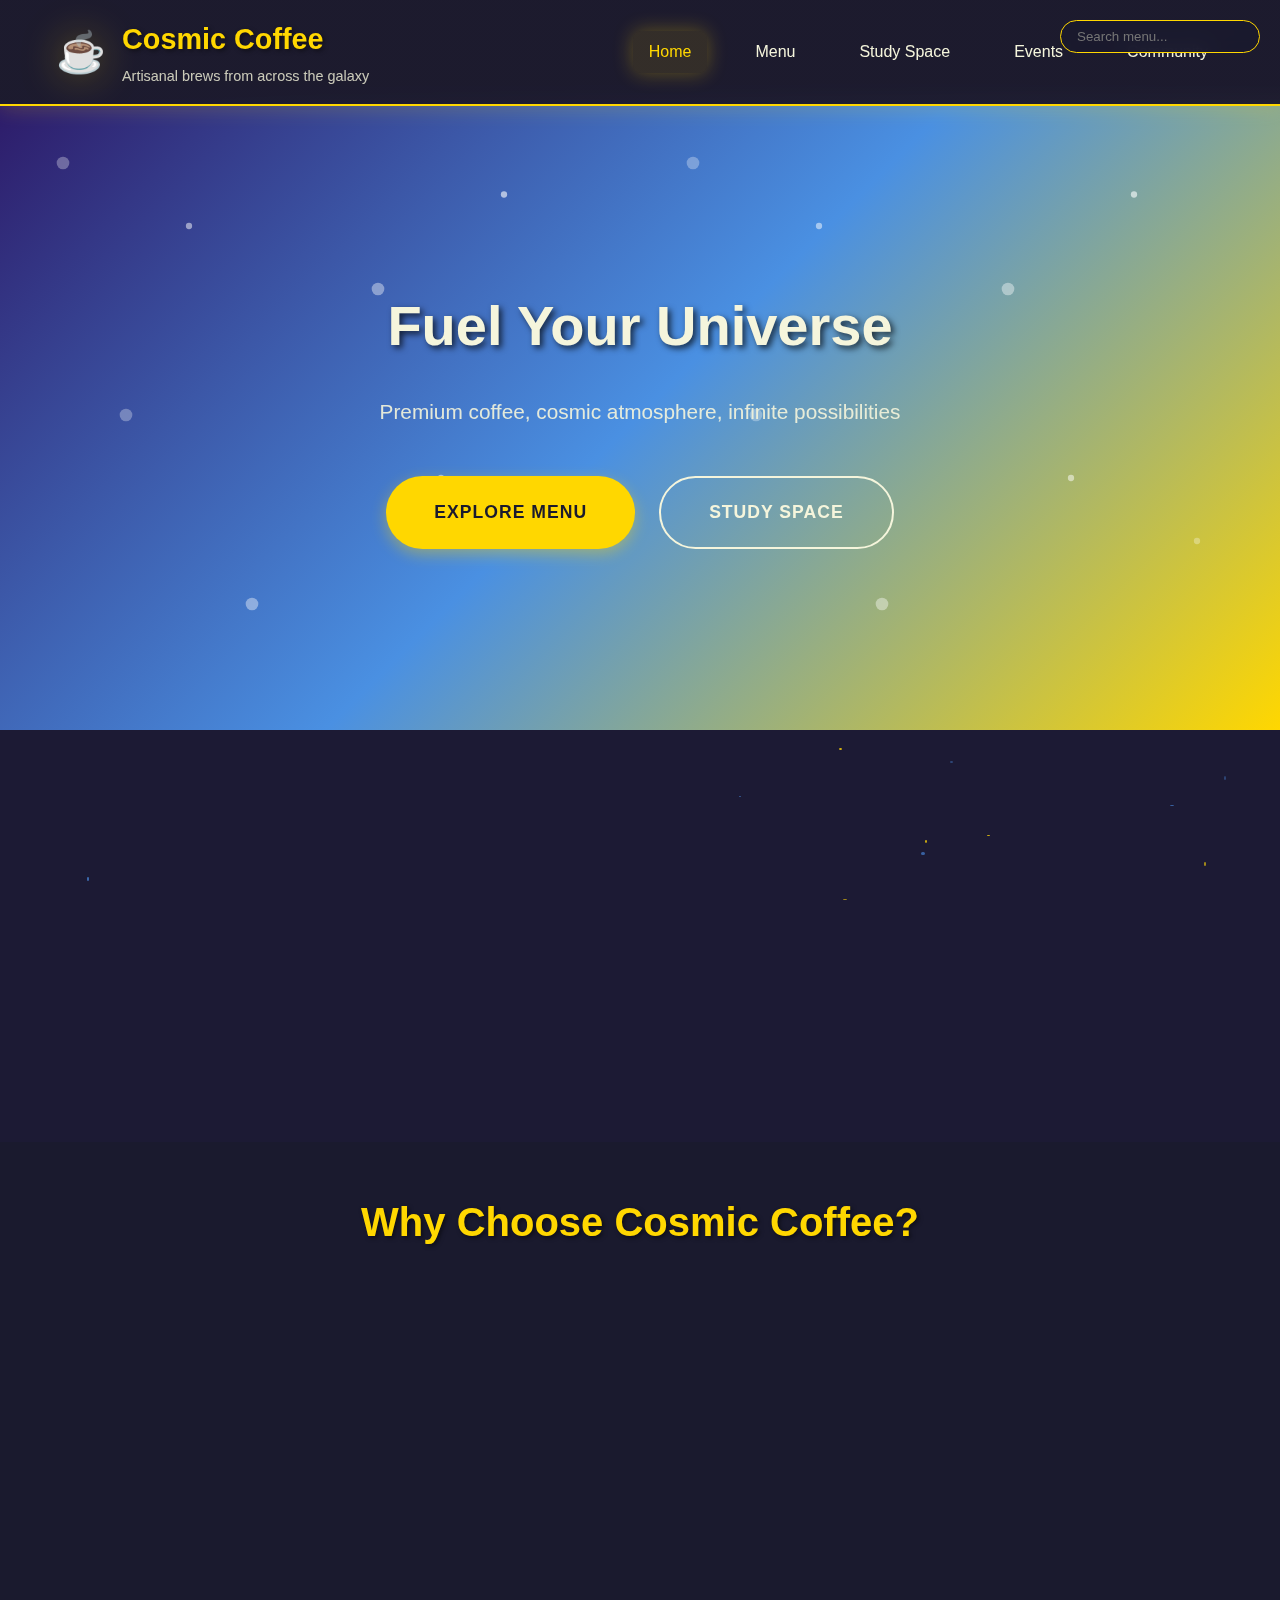
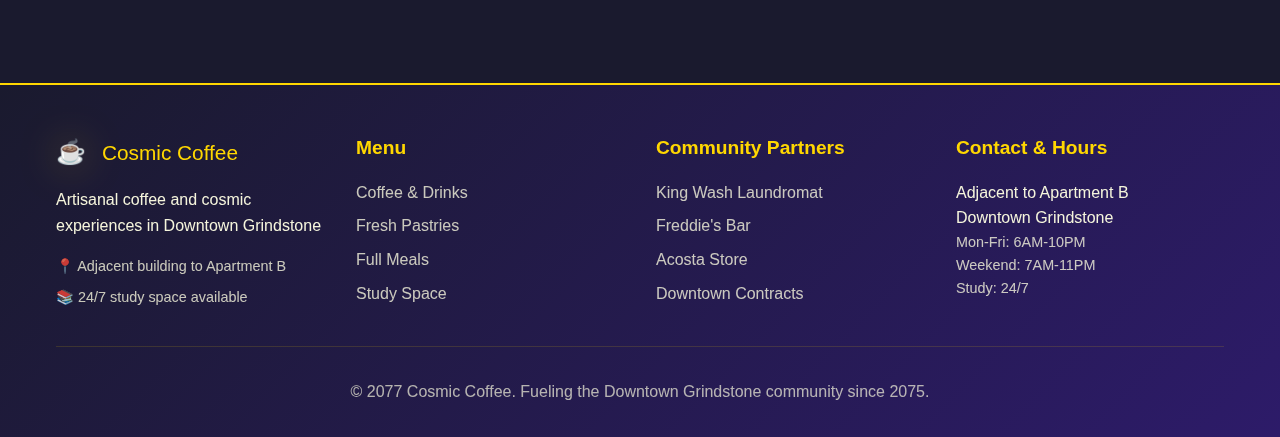
<file: cosmic-coffee/index.html>
<!DOCTYPE html>
<html lang="en">
<head>
    <meta charset="UTF-8">
    <meta name="viewport" content="width=device-width, initial-scale=1.0">
    <title>Cosmic Coffee - Downtown Grindstone</title>
    <link rel="stylesheet" href="styles.css">
</head>
<body>
    <!-- Header -->
    <header class="coffee-header">
        <div class="container">
            <div class="coffee-logo">
                <div class="logo-icon">☕</div>
                <div class="logo-text">
                    <h1>Cosmic Coffee</h1>
                    <p>Artisanal brews from across the galaxy</p>
                </div>
            </div>
            <nav class="main-nav">
                <a href="#home" class="nav-link active" onclick="showSection('home')">Home</a>
                <a href="#menu" class="nav-link" onclick="showSection('menu')">Menu</a>
                <a href="#study" class="nav-link" onclick="showSection('study')">Study Space</a>
                <a href="#events" class="nav-link" onclick="showSection('events')">Events</a>
                <a href="#community" class="nav-link" onclick="showSection('community')">Community</a>
            </nav>
        </div>
    </header>

    <!-- Hero Section -->
    <section id="home-section" class="content-section active">
        <div class="hero-section">
            <div class="hero-overlay"></div>
            <div class="hero-content">
                <h2>Fuel Your Universe</h2>
                <p>Premium coffee, cosmic atmosphere, infinite possibilities</p>
                <div class="hero-buttons">
                    <button class="cta-button primary" onclick="showSection('menu')">Explore Menu</button>
                    <button class="cta-button secondary" onclick="showSection('study')">Study Space</button>
                </div>
            </div>
        </div>

        <!-- Location & Hours -->
        <section class="location-hours">
            <div class="container">
                <div class="info-grid">
                    <div class="info-card">
                        <div class="info-icon">📍</div>
                        <h3>Location</h3>
                        <p>Adjacent building to Apartment B<br>
                        Downtown Grindstone<br>
                        Walking distance from all partners</p>
                    </div>
                    <div class="info-card">
                        <div class="info-icon">🕒</div>
                        <h3>Hours</h3>
                        <p>Mon-Fri: 6:00 AM - 10:00 PM<br>
                        Sat-Sun: 7:00 AM - 11:00 PM<br>
                        Study space open 24/7</p>
                    </div>
                    <div class="info-card">
                        <div class="info-icon">☕</div>
                        <h3>Specialties</h3>
                        <p>Single-origin cosmic beans<br>
                        House-made pastries<br>
                        Interstellar flavor profiles</p>
                    </div>
                </div>
            </div>
        </section>

        <!-- Features -->
        <section class="features-section">
            <div class="container">
                <h2>Why Choose Cosmic Coffee?</h2>
                <div class="features-grid">
                    <div class="feature-card">
                        <div class="feature-icon">🌌</div>
                        <h3>Cosmic Beans</h3>
                        <p>Sourced from the finest coffee planets across the galaxy for unique flavors.</p>
                    </div>
                    <div class="feature-card">
                        <div class="feature-icon">📚</div>
                        <h3>Study Haven</h3>
                        <p>Quiet zones, high-speed Wi-Fi, and comfortable seating for productivity.</p>
                    </div>
                    <div class="feature-card">
                        <div class="feature-icon">🥐</div>
                        <h3>Fresh Pastries</h3>
                        <p>Daily-baked goods that pair perfectly with our artisanal coffee blends.</p>
                    </div>
                    <div class="feature-card">
                        <div class="feature-icon">💳</div>
                        <h3>King Wash Rewards</h3>
                        <p>Earn and redeem loyalty points through our community partner program.</p>
                    </div>
                </div>
            </div>
        </section>
    </section>

    <!-- Menu Section -->
    <section id="menu-section" class="content-section">
        <div class="container">
            <div class="menu-header">
                <h2>Our Cosmic Menu</h2>
                <p>An excessive selection for the discerning space traveler</p>
            </div>

            <div class="menu-categories">
                <button class="menu-tab active" onclick="showMenuCategory('starters')">Starters</button>
                <button class="menu-tab" onclick="showMenuCategory('mains')">Main Courses</button>
                <button class="menu-tab" onclick="showMenuCategory('desserts')">Desserts</button>
                <button class="menu-tab" onclick="showMenuCategory('coffee')">Coffee & Drinks</button>
                <button class="menu-tab" onclick="showMenuCategory('pastries')">Pastries</button>
            </div>

            <!-- Starters Menu -->
            <div id="starters-menu" class="menu-category active">
                <h3>Cosmic Starters</h3>
                <div class="menu-grid">
                    <div class="menu-item">
                        <div class="item-header">
                            <h4>Star-Salad</h4>
                            <span class="price">450 SC</span>
                        </div>
                        <p>A green garden salad with tomatoes and starfruit, olive oil vinaigrette with caramelized shallots</p>
                    </div>
                    <div class="menu-item">
                        <div class="item-header">
                            <h4>Red Star Soup</h4>
                            <span class="price">560 SC</span>
                        </div>
                        <p>Beetroot soup with a dash of aceto balsamico and crème fraiche</p>
                    </div>
                    <div class="menu-item">
                        <div class="item-header">
                            <h4>French Space Engineer</h4>
                            <span class="price">580 SC</span>
                        </div>
                        <p>Sliced white bread, soaked and fried in eggs, milk and brown sugar</p>
                    </div>
                    <div class="menu-item">
                        <div class="item-header">
                            <h4>Nebula Appetizer Platter</h4>
                            <span class="price">680 SC</span>
                        </div>
                        <p>Assorted space-aged cheeses, cosmic crackers, and stellar preserves</p>
                    </div>
                    <div class="menu-item">
                        <div class="item-header">
                            <h4>Asteroid Bruschetta</h4>
                            <span class="price">420 SC</span>
                        </div>
                        <p>Toasted space bread topped with meteor tomatoes and fresh basilisk herbs</p>
                    </div>
                </div>
            </div>

            <!-- Main Courses Menu -->
            <div id="mains-menu" class="menu-category">
                <h3>Galactic Main Courses</h3>
                <div class="menu-grid">
                    <div class="menu-item premium">
                        <div class="item-header">
                            <h4>Steak á la Carcosa</h4>
                            <span class="price">960 SC</span>
                        </div>
                        <p>Sirloin Steak with fresh mushroom cream sauce and parsley potatoes on the side</p>
                        <span class="premium-badge">Chef's Special</span>
                    </div>
                    <div class="menu-item">
                        <div class="item-header">
                            <h4>Jupiter Roast</h4>
                            <span class="price">920 SC</span>
                        </div>
                        <p>Slice of pork roast, green beans in a bacon-basil-sauce with fried potato dumplings on the side</p>
                    </div>
                    <div class="menu-item">
                        <div class="item-header">
                            <h4>Spaghetti Interstellar</h4>
                            <span class="price">840 SC</span>
                        </div>
                        <p>Pepper, onion, garlic and Zucchinis steamed in fresh vegetable soup and reduced with spelt wheat</p>
                    </div>
                    <div class="menu-item">
                        <div class="item-header">
                            <h4>Orbital Sea Bass</h4>
                            <span class="price">880 SC</span>
                        </div>
                        <p>Kohlrabi stripes and a lemon-dill-sauce and butter potatoes on the side</p>
                    </div>
                    <div class="menu-item">
                        <div class="item-header">
                            <h4>Martian Mushroom Risotto</h4>
                            <span class="price">780 SC</span>
                        </div>
                        <p>Creamy arborio rice with exotic Martian fungi and Parmesan from the outer rim</p>
                    </div>
                    <div class="menu-item">
                        <div class="item-header">
                            <h4>Solar Flare Curry</h4>
                            <span class="price">720 SC</span>
                        </div>
                        <p>Spicy cosmic curry with stellar vegetables served over quantum rice</p>
                    </div>
                    <div class="menu-item">
                        <div class="item-header">
                            <h4>Void Chicken Parmesan</h4>
                            <span class="price">850 SC</span>
                        </div>
                        <p>Breaded space chicken with melted cheese and cosmic marinara sauce</p>
                    </div>
                    <div class="menu-item">
                        <div class="item-header">
                            <h4>Galaxy Burger Deluxe</h4>
                            <span class="price">690 SC</span>
                        </div>
                        <p>Premium space beef with cosmic toppings and antimatter fries</p>
                    </div>
                </div>
            </div>

            <!-- Desserts Menu -->
            <div id="desserts-menu" class="menu-category">
                <h3>Cosmic Desserts</h3>
                <div class="menu-grid">
                    <div class="menu-item">
                        <div class="item-header">
                            <h4>Space Pears</h4>
                            <span class="price">640 SC</span>
                        </div>
                        <p>Pears, caramelized on honey, served with vanilla icecream</p>
                    </div>
                    <div class="menu-item">
                        <div class="item-header">
                            <h4>Plasma Grapes</h4>
                            <span class="price">700 SC</span>
                        </div>
                        <p>Grapes, steamed in a champaign-cream</p>
                    </div>
                    <div class="menu-item premium">
                        <div class="item-header">
                            <h4>Ion-pudding</h4>
                            <span class="price">760 SC</span>
                        </div>
                        <p>Vanilla pudding with Tonka and Cardamon with a hint of grapefruit</p>
                        <span class="premium-badge">Signature</span>
                    </div>
                    <div class="menu-item">
                        <div class="item-header">
                            <h4>Supernova Cheesecake</h4>
                            <span class="price">820 SC</span>
                        </div>
                        <p>Explosive cheesecake with stellar berry compote and cosmic dust</p>
                    </div>
                    <div class="menu-item">
                        <div class="item-header">
                            <h4>Black Hole Chocolate Cake</h4>
                            <span class="price">780 SC</span>
                        </div>
                        <p>Dense chocolate cake that pulls you in with dark matter ganache</p>
                    </div>
                    <div class="menu-item">
                        <div class="item-header">
                            <h4>Cosmic Tiramisu</h4>
                            <span class="price">720 SC</span>
                        </div>
                        <p>Traditional tiramisu with coffee from distant star systems</p>
                    </div>
                </div>
            </div>

            <!-- Coffee & Drinks Menu -->
            <div id="coffee-menu" class="menu-category">
                <h3>Coffee & Beverages</h3>
                <div class="menu-grid">
                    <div class="menu-item">
                        <div class="item-header">
                            <h4>Cosmic Espresso</h4>
                            <span class="price">180 SC</span>
                        </div>
                        <p>Single shot of our signature cosmic blend - concentrated stellar energy</p>
                    </div>
                    <div class="menu-item">
                        <div class="item-header">
                            <h4>Galactic Latte</h4>
                            <span class="price">320 SC</span>
                        </div>
                        <p>Smooth espresso with steamed milk and cosmic foam art</p>
                    </div>
                    <div class="menu-item">
                        <div class="item-header">
                            <h4>Nebula Cappuccino</h4>
                            <span class="price">300 SC</span>
                        </div>
                        <p>Perfect balance of espresso, steamed milk, and fluffy cosmic foam</p>
                    </div>
                    <div class="menu-item premium">
                        <div class="item-header">
                            <h4>Black Hole Cold Brew</h4>
                            <span class="price">380 SC</span>
                        </div>
                        <p>16-hour cold extraction that captures the essence of dark matter</p>
                        <span class="premium-badge">Limited</span>
                    </div>
                    <div class="menu-item">
                        <div class="item-header">
                            <h4>Solar Wind Americano</h4>
                            <span class="price">250 SC</span>
                        </div>
                        <p>Espresso with hot water - simple, pure, and energizing</p>
                    </div>
                    <div class="menu-item">
                        <div class="item-header">
                            <h4>Asteroid Mocha</h4>
                            <span class="price">360 SC</span>
                        </div>
                        <p>Rich chocolate and espresso collision with whipped cream crater</p>
                    </div>
                    <div class="menu-item">
                        <div class="item-header">
                            <h4>Quantum Macchiato</h4>
                            <span class="price">340 SC</span>
                        </div>
                        <p>Espresso "marked" with perfectly textured milk in quantum foam</p>
                    </div>
                    <div class="menu-item">
                        <div class="item-header">
                            <h4>Space Chai Latte</h4>
                            <span class="price">290 SC</span>
                        </div>
                        <p>Exotic spices from across the galaxy in creamy steamed milk</p>
                    </div>
                    <div class="menu-item">
                        <div class="item-header">
                            <h4>Cosmic Hot Chocolate</h4>
                            <span class="price">280 SC</span>
                        </div>
                        <p>Rich drinking chocolate with cosmic marshmallows</p>
                    </div>
                    <div class="menu-item">
                        <div class="item-header">
                            <h4>Interstellar Iced Tea</h4>
                            <span class="price">220 SC</span>
                        </div>
                        <p>Refreshing blend of cosmic teas served over stellar ice</p>
                    </div>
                </div>
            </div>

            <!-- Pastries Menu -->
            <div id="pastries-menu" class="menu-category">
                <h3>Fresh Cosmic Pastries</h3>
                <div class="menu-grid">
                    <div class="menu-item">
                        <div class="item-header">
                            <h4>Stellar Croissant</h4>
                            <span class="price">180 SC</span>
                        </div>
                        <p>Buttery, flaky pastry that melts like stardust on your tongue</p>
                    </div>
                    <div class="menu-item">
                        <div class="item-header">
                            <h4>Galaxy Muffin</h4>
                            <span class="price">220 SC</span>
                        </div>
                        <p>Blueberry muffin with cosmic sugar crystals - changes daily flavor</p>
                    </div>
                    <div class="menu-item">
                        <div class="item-header">
                            <h4>Cosmic Cinnamon Roll</h4>
                            <span class="price">260 SC</span>
                        </div>
                        <p>Spiral pastry with cinnamon from distant spice planets</p>
                    </div>
                    <div class="menu-item">
                        <div class="item-header">
                            <h4>Supernova Scone</h4>
                            <span class="price">200 SC</span>
                        </div>
                        <p>Explosive fruit scone with stellar jam and cosmic cream</p>
                    </div>
                    <div class="menu-item">
                        <div class="item-header">
                            <h4>Asteroid Bagel</h4>
                            <span class="price">160 SC</span>
                        </div>
                        <p>Fresh bagel with choice of cosmic cream cheese or space butter</p>
                    </div>
                    <div class="menu-item">
                        <div class="item-header">
                            <h4>Orbit Danish</h4>
                            <span class="price">240 SC</span>
                        </div>
                        <p>Flaky danish pastry with rotating seasonal cosmic fillings</p>
                    </div>
                    <div class="menu-item">
                        <div class="item-header">
                            <h4>Meteor Donut</h4>
                            <span class="price">190 SC</span>
                        </div>
                        <p>Glazed donut that trails cosmic sugar dust</p>
                    </div>
                    <div class="menu-item">
                        <div class="item-header">
                            <h4>Quasar Quiche</h4>
                            <span class="price">380 SC</span>
                        </div>
                        <p>Savory pastry with eggs, cheese, and vegetables from garden worlds</p>
                    </div>
                </div>
            </div>
        </div>
    </section>

    <!-- Study Space Section -->
    <section id="study-section" class="content-section">
        <div class="container">
            <div class="study-header">
                <h2>Cosmic Study Space</h2>
                <p>Where productivity meets caffeine in perfect harmony</p>
            </div>

            <div class="study-content">
                <div class="study-features">
                    <div class="study-feature">
                        <div class="feature-icon">📶</div>
                        <h3>High-Speed Wi-Fi</h3>
                        <p>Quantum-entangled internet connection faster than light speed for all your research needs.</p>
                    </div>
                    <div class="study-feature">
                        <div class="feature-icon">🔌</div>
                        <h3>Power Stations</h3>
                        <p>Charging ports at every seat to keep your devices powered throughout your study session.</p>
                    </div>
                    <div class="study-feature">
                        <div class="feature-icon">🤫</div>
                        <h3>Quiet Zones</h3>
                        <p>Designated silent areas with soundproof barriers for maximum concentration.</p>
                    </div>
                    <div class="study-feature">
                        <div class="feature-icon">🛋️</div>
                        <h3>Comfortable Seating</h3>
                        <p>Ergonomic chairs and cozy couches designed for long study sessions.</p>
                    </div>
                </div>

                <div class="study-zones">
                    <h3>Study Zones</h3>
                    <div class="zones-grid">
                        <div class="zone-card">
                            <h4>Solo Study Pods</h4>
                            <p>Individual soundproof pods with adjustable lighting and climate control for ultimate focus.</p>
                            <div class="zone-features">
                                <span>🎧 Noise cancellation</span>
                                <span>💡 Adjustable lighting</span>
                                <span>🌡️ Climate control</span>
                            </div>
                        </div>
                        <div class="zone-card">
                            <h4>Group Study Areas</h4>
                            <p>Collaborative spaces with whiteboards and presentation screens for team projects.</p>
                            <div class="zone-features">
                                <span>📺 Presentation screens</span>
                                <span>🖍️ Whiteboards</span>
                                <span>👥 Group seating</span>
                            </div>
                        </div>
                        <div class="zone-card">
                            <h4>Casual Lounge</h4>
                            <p>Relaxed seating area perfect for light reading or casual laptop work.</p>
                            <div class="zone-features">
                                <span>☕ Coffee nearby</span>
                                <span>🛋️ Comfy couches</span>
                                <span>📚 Background music</span>
                            </div>
                        </div>
                    </div>
                </div>

                <div class="study-policies">
                    <h3>Study Space Guidelines</h3>
                    <div class="policies-grid">
                        <div class="policy-item">
                            <strong>Hours:</strong>
                            <span>24/7 access with coffee shop purchase</span>
                        </div>
                        <div class="policy-item">
                            <strong>Reservations:</strong>
                            <span>Solo pods can be reserved up to 4 hours</span>
                        </div>
                        <div class="policy-item">
                            <strong>Food & Drink:</strong>
                            <span>Only Cosmic Coffee items allowed in study areas</span>
                        </div>
                        <div class="policy-item">
                            <strong>Noise Level:</strong>
                            <span>Quiet zones enforce silent policy</span>
                        </div>
                    </div>
                </div>
            </div>
        </div>
    </section>

    <!-- Events Section -->
    <section id="events-section" class="content-section">
        <div class="container">
            <div class="events-header">
                <h2>Cosmic Events</h2>
                <p>Where coffee culture meets community</p>
            </div>

            <div class="events-grid">
                <div class="event-card featured">
                    <div class="event-date">
                        <div class="date-number">03</div>
                        <div class="date-month">NOV</div>
                    </div>
                    <div class="event-info">
                        <h3>Sunday Coffee Cupping</h3>
                        <div class="event-time">🕐 2:00 PM - 4:00 PM</div>
                        <div class="event-location">Main Café Area</div>
                        <p>Professional coffee tasting session exploring beans from different star systems.</p>
                        <div class="event-features">
                            <span class="feature-tag">Coffee Education</span>
                            <span class="feature-tag">Free Tasting</span>
                            <span class="feature-tag">Expert Guide</span>
                        </div>
                    </div>
                </div>

                <div class="event-card">
                    <div class="event-date">
                        <div class="date-number">05</div>
                        <div class="date-month">NOV</div>
                    </div>
                    <div class="event-info">
                        <h3>Latte Art Workshop</h3>
                        <div class="event-time">🕕 6:00 PM - 8:00 PM</div>
                        <div class="event-location">Barista Station</div>
                        <p>Learn to create cosmic patterns in your coffee foam from our master baristas.</p>
                        <div class="event-features">
                            <span class="feature-tag">Hands-on</span>
                            <span class="feature-tag">All Levels</span>
                            <span class="feature-tag">Materials Included</span>
                        </div>
                    </div>
                </div>

                <div class="event-card">
                    <div class="event-date">
                        <div class="date-number">08</div>
                        <div class="date-month">NOV</div>
                    </div>
                    <div class="event-info">
                        <h3>Study Group Social</h3>
                        <div class="event-time">🕗 7:00 PM - 9:00 PM</div>
                        <div class="event-location">Group Study Area</div>
                        <p>Meet fellow students, form study groups, and enjoy discounted refreshments.</p>
                        <div class="event-features">
                            <span class="feature-tag">Networking</span>
                            <span class="feature-tag">Study Groups</span>
                            <span class="feature-tag">Student Discounts</span>
                        </div>
                    </div>
                </div>

                <div class="event-card">
                    <div class="event-date">
                        <div class="date-number">12</div>
                        <div class="date-month">NOV</div>
                    </div>
                    <div class="event-info">
                        <h3>Cosmic Poetry Night</h3>
                        <div class="event-time">🕗 8:00 PM - 10:00 PM</div>
                        <div class="event-location">Casual Lounge</div>
                        <p>Open mic poetry readings with cosmic themes and stellar beverages.</p>
                        <div class="event-features">
                            <span class="feature-tag">Open Mic</span>
                            <span class="feature-tag">Poetry</span>
                            <span class="feature-tag">Cosmic Theme</span>
                        </div>
                    </div>
                </div>

                <div class="event-card">
                    <div class="event-date">
                        <div class="date-number">15</div>
                        <div class="date-month">NOV</div>
                    </div>
                    <div class="event-info">
                        <h3>Downtown Wash & Social</h3>
                        <div class="event-time">🕕 6:00 PM - 9:00 PM</div>
                        <div class="event-location">Main Café</div>
                        <p>Community event with free coffee for King Wash customers and loyalty rewards.</p>
                        <div class="event-features">
                            <span class="feature-tag">Community</span>
                            <span class="feature-tag">Free Coffee</span>
                            <span class="feature-tag">King Wash</span>
                        </div>
                    </div>
                </div>

                <div class="event-card">
                    <div class="event-date">
                        <div class="date-number">20</div>
                        <div class="date-month">NOV</div>
                    </div>
                    <div class="event-info">
                        <h3>Coffee & Code</h3>
                        <div class="event-time">🕕 6:00 PM - 9:00 PM</div>
                        <div class="event-location">Study Pods</div>
                        <p>Programming meetup for developers and coders with caffeine and collaboration.</p>
                        <div class="event-features">
                            <span class="feature-tag">Programming</span>
                            <span class="feature-tag">Networking</span>
                            <span class="feature-tag">Tech Talk</span>
                        </div>
                    </div>
                </div>
            </div>
        </div>
    </section>

    <!-- Community Section -->
    <section id="community-section" class="content-section">
        <div class="container">
            <div class="community-header">
                <h2>Community Partners</h2>
                <p>Connected across the Downtown Grindstone galaxy</p>
            </div>

            <!-- Partner Network -->
            <div class="partners-section">
                <div class="partners-grid">
                    <div class="partner-card">
                        <div class="partner-logo">👑</div>
                        <h3>King Wash Laundromat</h3>
                        <p>Perfect pairing - coffee while you wash! Earn and redeem loyalty points.</p>
                        <div class="partner-benefits">
                            <span class="benefit">Free coffee punch card</span>
                            <span class="benefit">15% off pastries with membership</span>
                            <span class="benefit">25 points per dollar spent</span>
                        </div>
                        <a href="../index.html" class="partner-link">Visit King Wash</a>
                    </div>

                    <div class="partner-card">
                        <div class="partner-logo">🍺</div>
                        <h3>Freddie's Bar</h3>
                        <p>From coffee in the morning to cocktails at night - we've got you covered!</p>
                        <div class="partner-benefits">
                            <span class="benefit">Coffee delivery to VIP tables</span>
                            <span class="benefit">Hangover recovery specials</span>
                            <span class="benefit">Late night coffee service</span>
                        </div>
                        <a href="../freddies-bar/index.html" class="partner-link">Visit Freddie's</a>
                    </div>

                    <div class="partner-card">
                        <div class="partner-logo">🛒</div>
                        <h3>Acosta Store</h3>
                        <p>Grab snacks and supplies to fuel your study sessions and coffee breaks.</p>
                        <div class="partner-benefits">
                            <span class="benefit">Study snack discounts</span>
                            <span class="benefit">Coffee bean retail sales</span>
                            <span class="benefit">Bulk order coordination</span>
                        </div>
                        <a href="../acosta-store/index.html" class="partner-link">Visit Acosta Store</a>
                    </div>

                    <div class="partner-card">
                        <div class="partner-logo">🏢</div>
                        <h3>Downtown Contracts</h3>
                        <p>Professional meetings over premium coffee in our quiet study spaces.</p>
                        <div class="partner-benefits">
                            <span class="benefit">Meeting room rental</span>
                            <span class="benefit">Catering services</span>
                            <span class="benefit">Business hour discounts</span>
                        </div>
                        <a href="../downtown-contracts/index.html" class="partner-link">Visit Downtown Contracts</a>
                    </div>
                </div>
            </div>

            <!-- Web Ring -->
            <div class="webring-section">
                <h3>Downtown Grindstone Web Ring</h3>
                <div class="webring-navigation">
                    <div class="webring-controls">
                        <button class="webring-btn prev" onclick="navigateWebRing('prev')">← Previous Site</button>
                        <div class="webring-info">
                            <div class="webring-logo">🌐</div>
                            <span>Downtown Grindstone Ring</span>
                        </div>
                        <button class="webring-btn next" onclick="navigateWebRing('next')">Next Site →</button>
                    </div>
                    
                    <div class="webring-sites">
                        <a href="../index.html" class="ring-site">
                            <div class="site-icon">👑</div>
                            <span>King Wash</span>
                        </a>
                        <a href="../freddies-bar/index.html" class="ring-site">
                            <div class="site-icon">🍺</div>
                            <span>Freddie's Bar</span>
                        </a>
                        <a href="#" class="ring-site current">
                            <div class="site-icon">☕</div>
                            <span>Cosmic Coffee</span>
                        </a>
                        <a href="../acosta-store/index.html" class="ring-site">
                            <div class="site-icon">🛒</div>
                            <span>Acosta Store</span>
                        </a>
                        <a href="../downtown-contracts/index.html" class="ring-site">
                            <div class="site-icon">🏢</div>
                            <span>Downtown Contracts</span>
                        </a>
                    </div>
                </div>
            </div>
        </div>
    </section>

    <!-- Footer -->
    <footer class="coffee-footer">
        <div class="container">
            <div class="footer-content">
                <div class="footer-section">
                    <div class="footer-logo">
                        <div class="logo-icon">☕</div>
                        <span>Cosmic Coffee</span>
                    </div>
                    <p>Artisanal coffee and cosmic experiences in Downtown Grindstone</p>
                    <div class="footer-location">
                        <span>📍 Adjacent building to Apartment B</span>
                        <span>📚 24/7 study space available</span>
                    </div>
                </div>
                <div class="footer-section">
                    <h4>Menu</h4>
                    <ul>
                        <li><a href="#coffee">Coffee & Drinks</a></li>
                        <li><a href="#pastries">Fresh Pastries</a></li>
                        <li><a href="#mains">Full Meals</a></li>
                        <li><a href="#study">Study Space</a></li>
                    </ul>
                </div>
                <div class="footer-section">
                    <h4>Community Partners</h4>
                    <ul>
                        <li><a href="../index.html">King Wash Laundromat</a></li>
                        <li><a href="../freddies-bar/index.html">Freddie's Bar</a></li>
                        <li><a href="../acosta-store/index.html">Acosta Store</a></li>
                        <li><a href="../downtown-contracts/index.html">Downtown Contracts</a></li>
                    </ul>
                </div>
                <div class="footer-section">
                    <h4>Contact & Hours</h4>
                    <p>Adjacent to Apartment B<br>Downtown Grindstone</p>
                    <p class="coffee-hours">Mon-Fri: 6AM-10PM<br>Weekend: 7AM-11PM<br>Study: 24/7</p>
                </div>
            </div>
            <div class="footer-bottom">
                <p>&copy; 2077 Cosmic Coffee. Fueling the Downtown Grindstone community since 2075.</p>
            </div>
        </div>
    </footer>

    <script src="scripts.js"></script>
</body>
</html>

<!-- Photo Requirements List:
Required Photos for Cosmic Coffee Design:

1. cosmic-coffee-exterior.jpg - Modern café storefront, cosmic theme signage, welcoming entrance
2. main-cafe-interior.jpg - Spacious café area, cosmic décor, customers enjoying coffee
3. coffee-bar-counter.jpg - Espresso machine, barista in action, coffee cups, cosmic aesthetic
4. study-space-overview.jpg - Quiet study area, students with laptops, bookshelves, comfortable seating
5. solo-study-pods.jpg - Individual study booths, modern design, focused students, tech integration
6. group-study-area.jpg - Collaborative workspace, whiteboards, team meetings, presentation screens
7. casual-lounge.jpg - Comfy couches, relaxed atmosphere, casual reading area, soft lighting
8. coffee-selection.jpg - Various coffee drinks, latte art, cosmic presentation, colorful beverages
9. pastry-display.jpg - Fresh baked goods, croissants, muffins, cosmic-themed pastries, display case
10. full-meal-spread.jpg - Restaurant-style dishes, Steak á la Carcosa, gourmet presentation
11. barista-latte-art.jpg - Barista creating latte art, steaming milk, coffee artistry, skill demonstration
12. coffee-cupping-event.jpg - Coffee tasting session, multiple cups, expert guidance, educational atmosphere
13. study-group-meeting.jpg - Students collaborating, laptops open, notebooks, group discussion
14. cosmic-decor-details.jpg - Space-themed decorations, cosmic artwork, stellar ambiance, unique design
15. 24-7-study-area.jpg - Late night study session, cozy lighting, dedicated students, peaceful atmosphere
-->
</file>
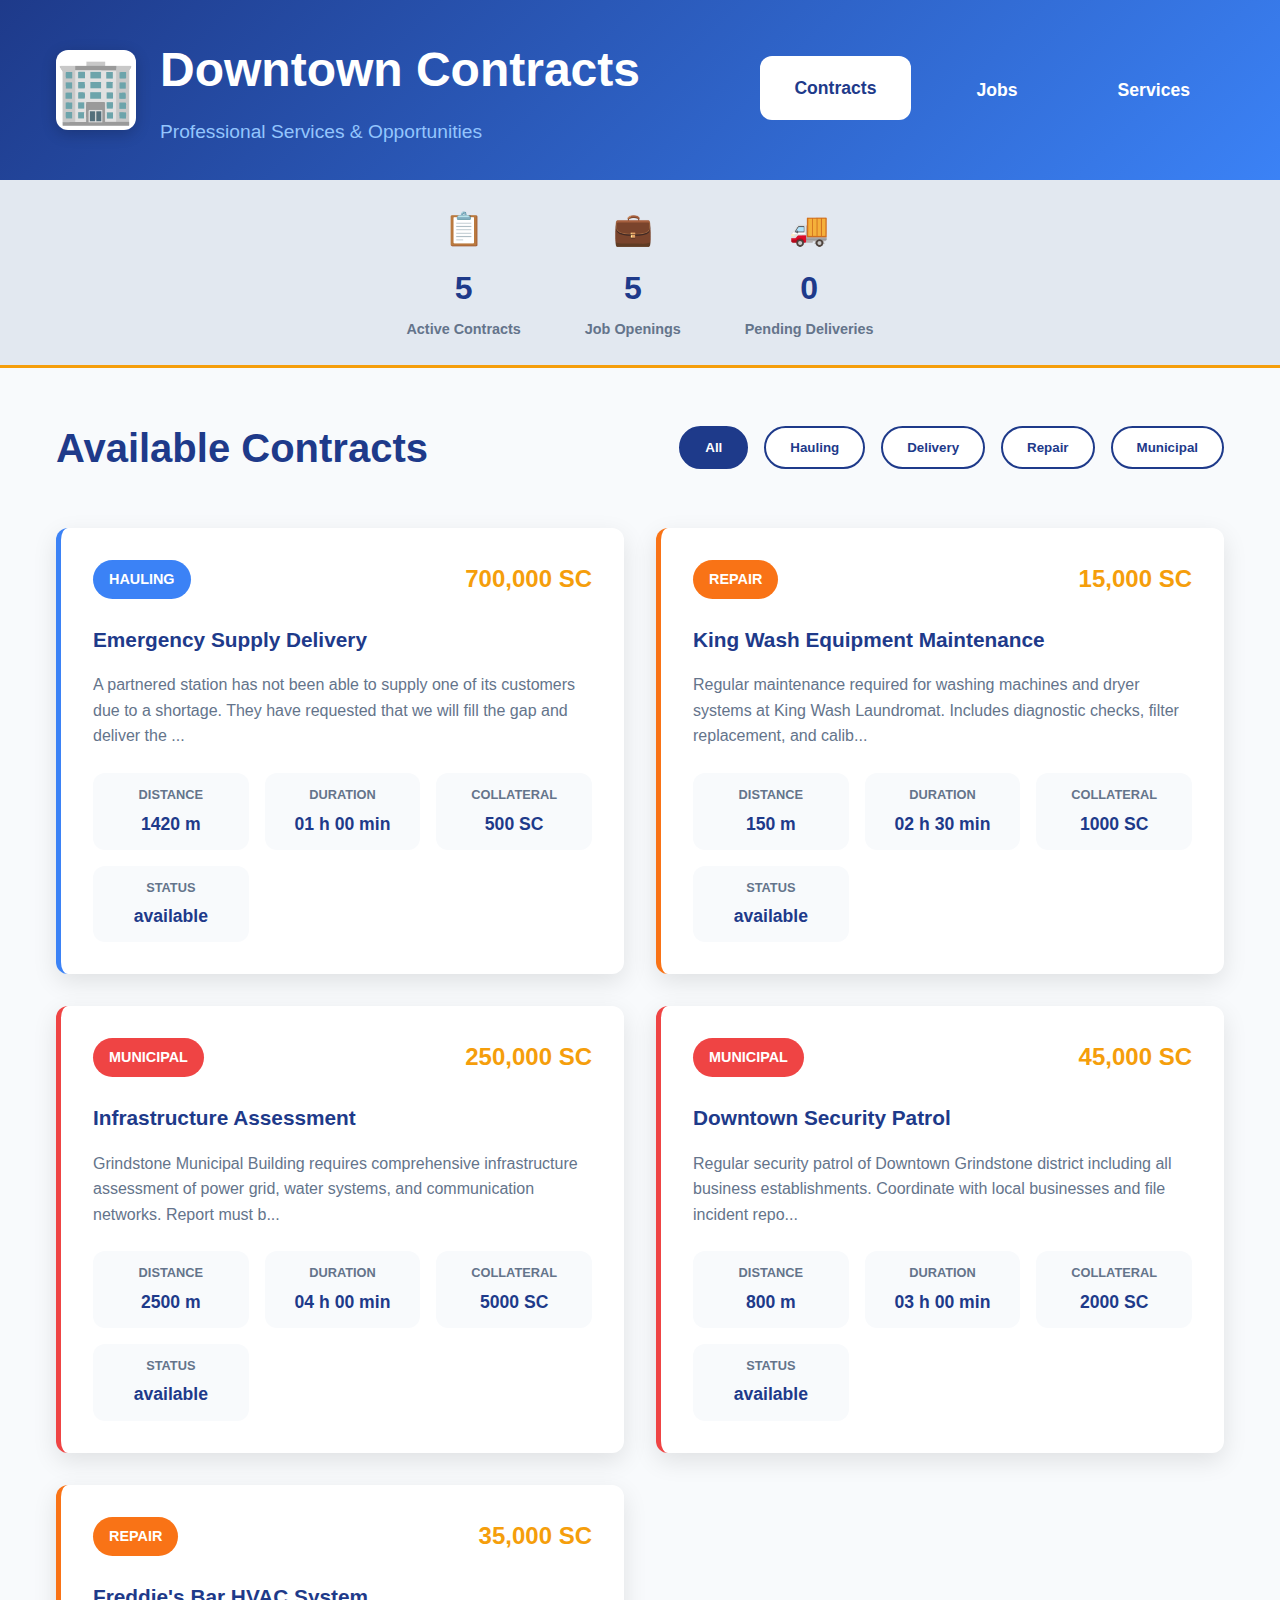
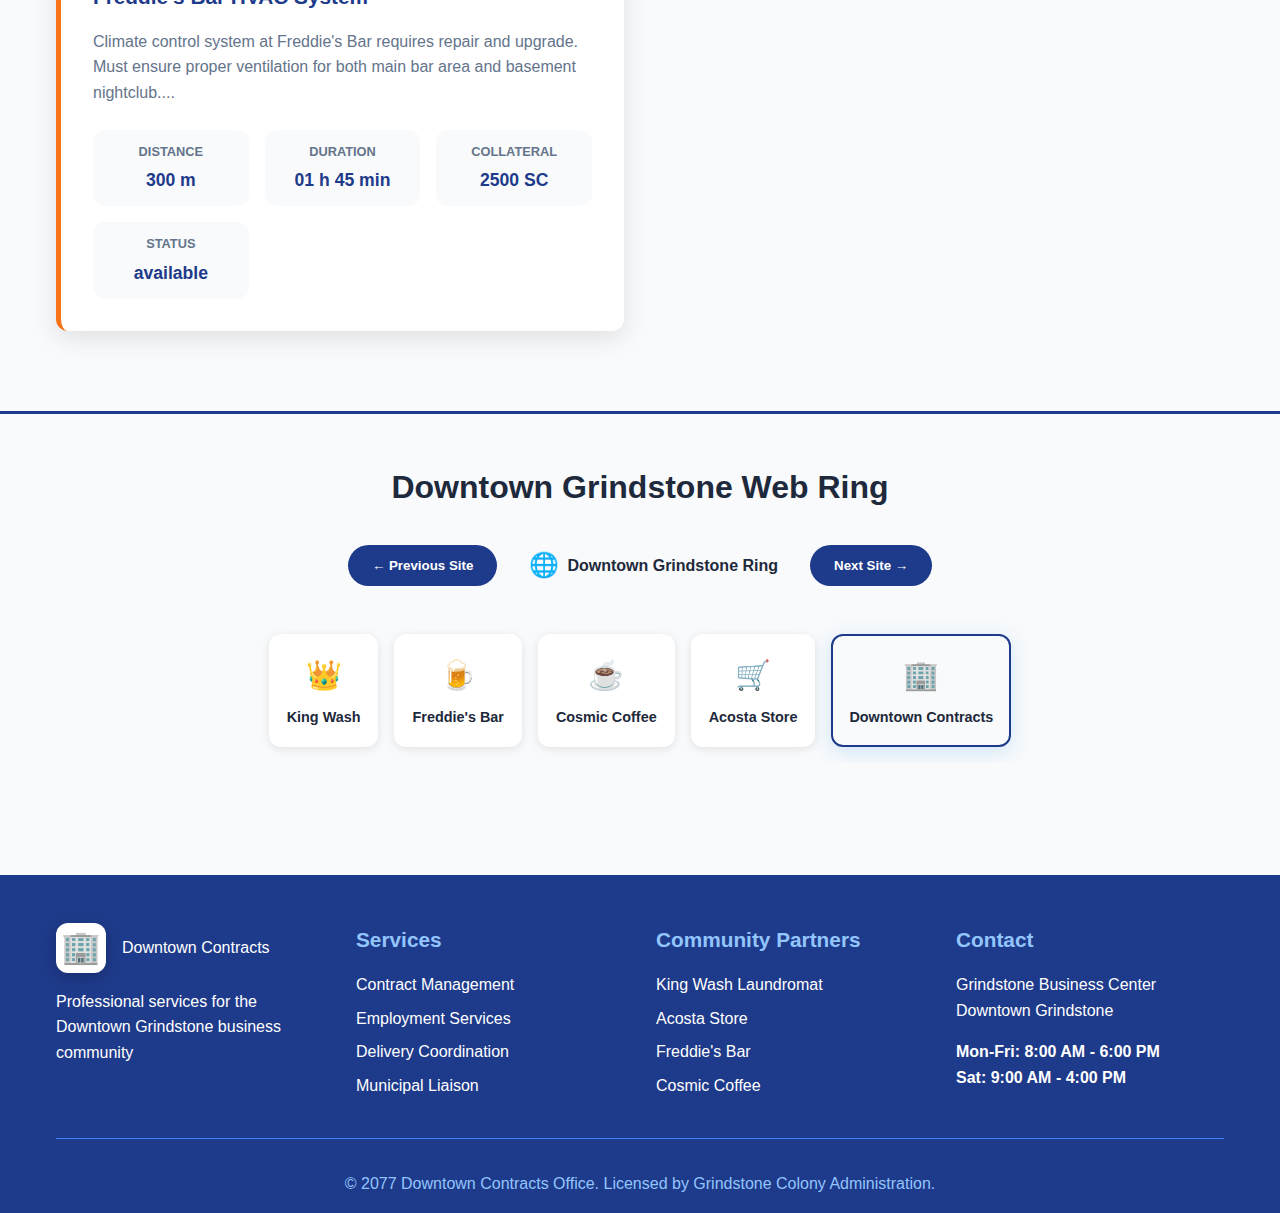
<file: downtown-contracts/index.html>
<!DOCTYPE html>
<html lang="en">
<head>
    <meta charset="UTF-8">
    <meta name="viewport" content="width=device-width, initial-scale=1.0">
    <title>Downtown Contracts Office - Grindstone Colony</title>
    <link rel="stylesheet" href="styles.css">
</head>
<body>
    <!-- Header -->
    <header class="contracts-header">
        <div class="container">
            <div class="office-logo">
                <div class="logo-icon">🏢</div>
                <div class="logo-text">
                    <h1>Downtown Contracts</h1>
                    <p>Professional Services & Opportunities</p>
                </div>
            </div>
            <nav class="main-nav">
                <a href="#contracts" class="nav-link active" onclick="showSection('contracts')">Contracts</a>
                <a href="#jobs" class="nav-link" onclick="showSection('jobs')">Jobs</a>
                <a href="#services" class="nav-link" onclick="showSection('services')">Services</a>
            </nav>
        </div>
    </header>

    <!-- Status Bar -->
    <section class="status-bar">
        <div class="container">
            <div class="status-info">
                <div class="status-item">
                    <span class="status-icon">📋</span>
                    <span id="active-contracts-count">0</span>
                    <span>Active Contracts</span>
                </div>
                <div class="status-item">
                    <span class="status-icon">💼</span>
                    <span id="job-openings-count">0</span>
                    <span>Job Openings</span>
                </div>
                <div class="status-item">
                    <span class="status-icon">🚚</span>
                    <span id="pending-deliveries-count">0</span>
                    <span>Pending Deliveries</span>
                </div>
            </div>
        </div>
    </section>

    <!-- Main Content -->
    <main class="main-content">
        <div class="container">
            <!-- Contracts Section -->
            <section id="contracts-section" class="content-section active">
                <div class="section-header">
                    <h2>Available Contracts</h2>
                    <div class="contract-filters">
                        <button class="filter-btn active" onclick="filterContracts('all')">All</button>
                        <button class="filter-btn" onclick="filterContracts('hauling')">Hauling</button>
                        <button class="filter-btn" onclick="filterContracts('delivery')">Delivery</button>
                        <button class="filter-btn" onclick="filterContracts('repair')">Repair</button>
                        <button class="filter-btn" onclick="filterContracts('municipal')">Municipal</button>
                    </div>
                </div>

                <div class="contracts-grid" id="contracts-grid">
                    <!-- Contracts will be dynamically loaded -->
                </div>
            </section>

            <!-- Jobs Section -->
            <section id="jobs-section" class="content-section">
                <div class="section-header">
                    <h2>Job Opportunities</h2>
                    <div class="job-controls">
                        <button class="btn-primary" onclick="showPostJobModal()">Post New Job</button>
                        <div class="job-filters">
                            <select id="job-filter" onchange="filterJobs()">
                                <option value="all">All Categories</option>
                                <option value="retail">Retail</option>
                                <option value="food-service">Food Service</option>
                                <option value="maintenance">Maintenance</option>
                                <option value="security">Security</option>
                                <option value="administrative">Administrative</option>
                            </select>
                        </div>
                    </div>
                </div>

                <div class="jobs-grid" id="jobs-grid">
                    <!-- Jobs will be dynamically loaded -->
                </div>
            </section>

            <!-- Services Section -->
            <section id="services-section" class="content-section">
                <div class="section-header">
                    <h2>Our Services</h2>
                </div>

                <div class="services-grid">
                    <div class="service-card">
                        <div class="service-icon">📋</div>
                        <h3>Contract Management</h3>
                        <p>Professional contract creation, review, and management services for businesses and individuals.</p>
                        <ul class="service-features">
                            <li>Contract drafting and review</li>
                            <li>Legal compliance verification</li>
                            <li>Digital signatures and notarization</li>
                            <li>Contract dispute resolution</li>
                        </ul>
                        <div class="service-price">Starting at 500 SC</div>
                    </div>

                    <div class="service-card">
                        <div class="service-icon">🚚</div>
                        <h3>Delivery Coordination</h3>
                        <p>Efficient delivery and logistics coordination for local businesses and municipal services.</p>
                        <ul class="service-features">
                            <li>Route optimization</li>
                            <li>Delivery tracking</li>
                            <li>Insurance and liability coverage</li>
                            <li>Same-day delivery options</li>
                        </ul>
                        <div class="service-price">2% of delivery value</div>
                    </div>

                    <div class="service-card">
                        <div class="service-icon">💼</div>
                        <h3>Employment Services</h3>
                        <p>Comprehensive job placement and workforce management solutions for Downtown Grindstone.</p>
                        <ul class="service-features">
                            <li>Job posting and screening</li>
                            <li>Background checks</li>
                            <li>Payroll processing</li>
                            <li>HR consulting</li>
                        </ul>
                        <div class="service-price">300 SC per placement</div>
                    </div>

                    <div class="service-card">
                        <div class="service-icon">🔧</div>
                        <h3>Municipal Coordination</h3>
                        <p>Liaison services between local businesses and Grindstone Colony municipal government.</p>
                        <ul class="service-features">
                            <li>Permit applications</li>
                            <li>Regulatory compliance</li>
                            <li>Municipal contract coordination</li>
                            <li>Infrastructure planning</li>
                        </ul>
                        <div class="service-price">Consultation rates vary</div>
                    </div>
                </div>
            </section>
        </div>
    </main>

    <!-- Post Job Modal -->
    <div id="post-job-modal" class="modal">
        <div class="modal-content">
            <div class="modal-header">
                <h3>Post New Job Opening</h3>
                <button class="modal-close" onclick="closePostJobModal()">&times;</button>
            </div>
            <form id="job-form" class="modal-body">
                <div class="form-group">
                    <label for="job-title">Job Title *</label>
                    <input type="text" id="job-title" required>
                </div>
                <div class="form-group">
                    <label for="company-name">Company Name *</label>
                    <input type="text" id="company-name" required>
                </div>
                <div class="form-group">
                    <label for="job-category">Category *</label>
                    <select id="job-category" required>
                        <option value="">Select Category</option>
                        <option value="retail">Retail</option>
                        <option value="food-service">Food Service</option>
                        <option value="maintenance">Maintenance</option>
                        <option value="security">Security</option>
                        <option value="administrative">Administrative</option>
                    </select>
                </div>
                <div class="form-group">
                    <label for="job-salary">Salary Range *</label>
                    <input type="text" id="job-salary" placeholder="e.g., 2000-3000 SC/month" required>
                </div>
                <div class="form-group">
                    <label for="job-description">Job Description *</label>
                    <textarea id="job-description" rows="4" required></textarea>
                </div>
                <div class="form-group">
                    <label for="job-requirements">Requirements</label>
                    <textarea id="job-requirements" rows="3" placeholder="List any specific requirements or qualifications"></textarea>
                </div>
                <div class="form-group">
                    <label for="job-contact">Contact Information *</label>
                    <input type="text" id="job-contact" placeholder="How applicants should contact you" required>
                </div>
            </form>
            <div class="modal-footer">
                <button type="button" class="btn-secondary" onclick="closePostJobModal()">Cancel</button>
                <button type="button" class="btn-primary" onclick="submitJob()">Post Job (100 SC)</button>
            </div>
        </div>
    </div>

    <!-- Contract Details Modal -->
    <div id="contract-modal" class="modal">
        <div class="modal-content">
            <div class="modal-header">
                <h3 id="contract-modal-title">Contract Details</h3>
                <button class="modal-close" onclick="closeContractModal()">&times;</button>
            </div>
            <div class="modal-body" id="contract-modal-body">
                <!-- Contract details will be populated dynamically -->
            </div>
            <div class="modal-footer">
                <button type="button" class="btn-secondary" onclick="closeContractModal()">Close</button>
                <button type="button" class="btn-primary" id="accept-contract-btn" onclick="acceptContract()">Accept Contract</button>
            </div>
        </div>
    </div>

    <!-- Community Web Ring -->
    <section class="webring-section">
        <div class="container">
            <h3>Downtown Grindstone Web Ring</h3>
            <div class="webring-navigation">
                <div class="webring-controls">
                    <button class="webring-btn prev" onclick="navigateWebRing('prev')">← Previous Site</button>
                    <div class="webring-info">
                        <div class="webring-logo">🌐</div>
                        <span>Downtown Grindstone Ring</span>
                    </div>
                    <button class="webring-btn next" onclick="navigateWebRing('next')">Next Site →</button>
                </div>
                
                <div class="webring-sites">
                    <a href="../index.html" class="ring-site">
                        <div class="site-icon">👑</div>
                        <span>King Wash</span>
                    </a>
                    <a href="../freddies-bar/index.html" class="ring-site">
                        <div class="site-icon">🍺</div>
                        <span>Freddie's Bar</span>
                    </a>
                    <a href="../cosmic-coffee/index.html" class="ring-site">
                        <div class="site-icon">☕</div>
                        <span>Cosmic Coffee</span>
                    </a>
                    <a href="../acosta-store/index.html" class="ring-site">
                        <div class="site-icon">🛒</div>
                        <span>Acosta Store</span>
                    </a>
                    <a href="#" class="ring-site current">
                        <div class="site-icon">🏢</div>
                        <span>Downtown Contracts</span>
                    </a>
                </div>
            </div>
        </div>
    </section>

    <!-- Footer -->
    <footer class="contracts-footer">
        <div class="container">
            <div class="footer-content">
                <div class="footer-section">
                    <div class="footer-logo">
                        <div class="logo-icon">🏢</div>
                        <span>Downtown Contracts</span>
                    </div>
                    <p>Professional services for the Downtown Grindstone business community</p>
                </div>
                <div class="footer-section">
                    <h4>Services</h4>
                    <ul>
                        <li><a href="#contracts">Contract Management</a></li>
                        <li><a href="#jobs">Employment Services</a></li>
                        <li><a href="#delivery">Delivery Coordination</a></li>
                        <li><a href="#municipal">Municipal Liaison</a></li>
                    </ul>
                </div>
                <div class="footer-section">
                    <h4>Community Partners</h4>
                    <ul>
                        <li><a href="../index.html">King Wash Laundromat</a></li>
                        <li><a href="../acosta-store/index.html">Acosta Store</a></li>
                        <li><a href="../freddies-bar/index.html">Freddie's Bar</a></li>
                        <li><a href="../cosmic-coffee/index.html">Cosmic Coffee</a></li>
                    </ul>
                </div>
                <div class="footer-section">
                    <h4>Contact</h4>
                    <p>Grindstone Business Center<br>Downtown Grindstone</p>
                    <p class="office-hours">Mon-Fri: 8:00 AM - 6:00 PM<br>Sat: 9:00 AM - 4:00 PM</p>
                </div>
            </div>
            <div class="footer-bottom">
                <p>&copy; 2077 Downtown Contracts Office. Licensed by Grindstone Colony Administration.</p>
            </div>
        </div>
    </footer>

    <script src="contracts.js"></script>
</body>
</html>
</file>
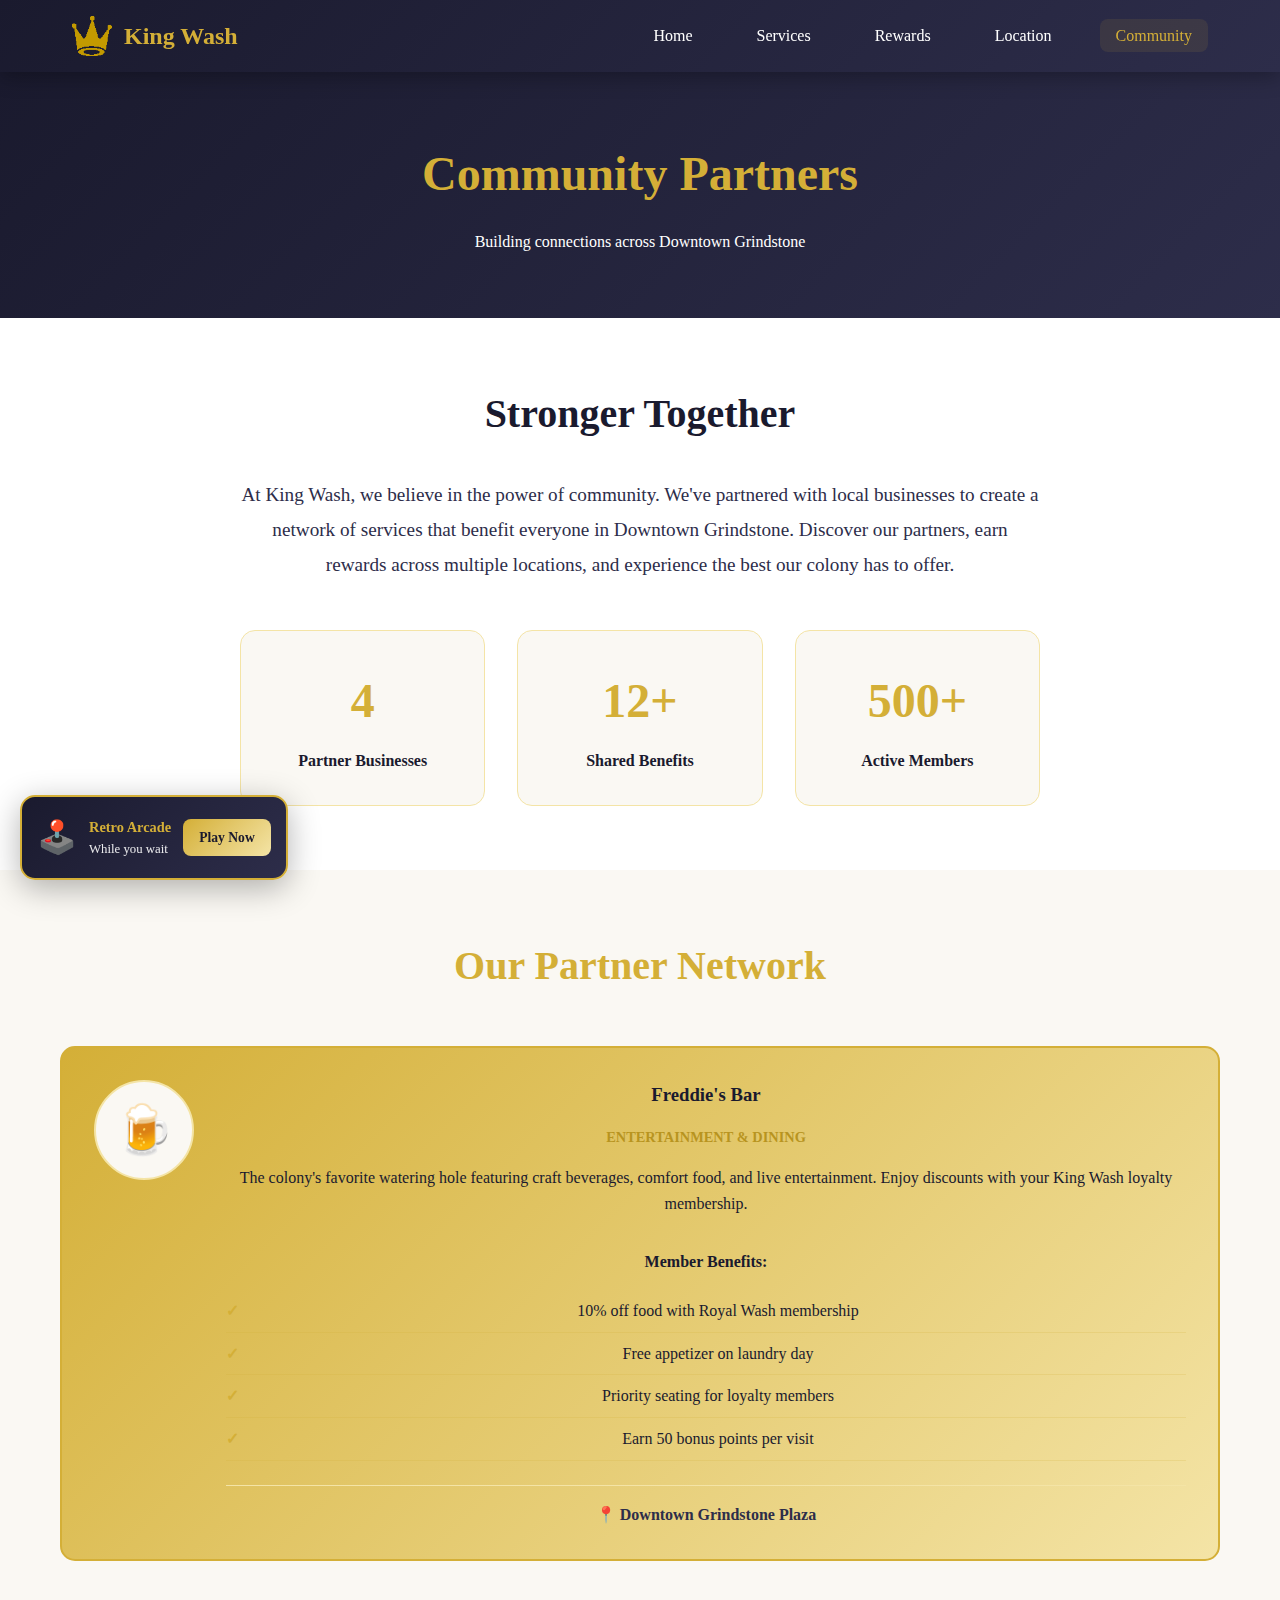
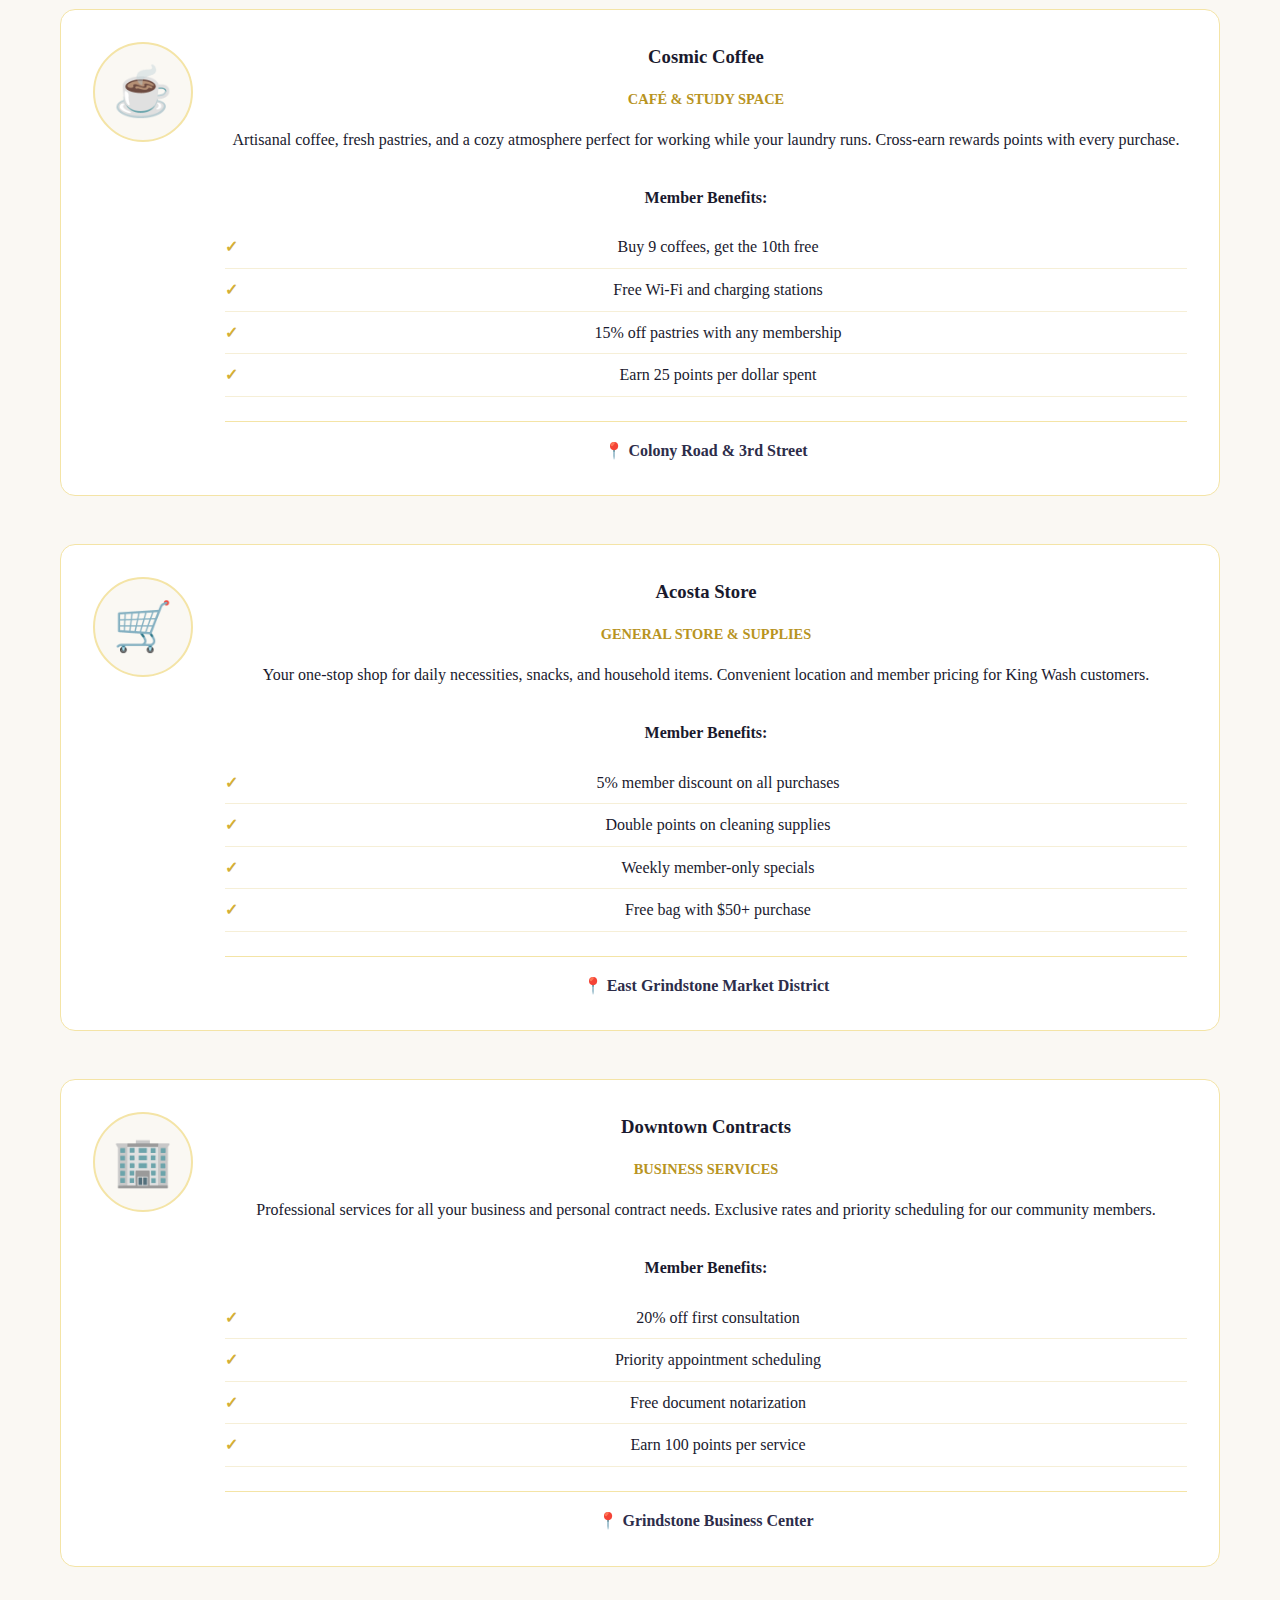
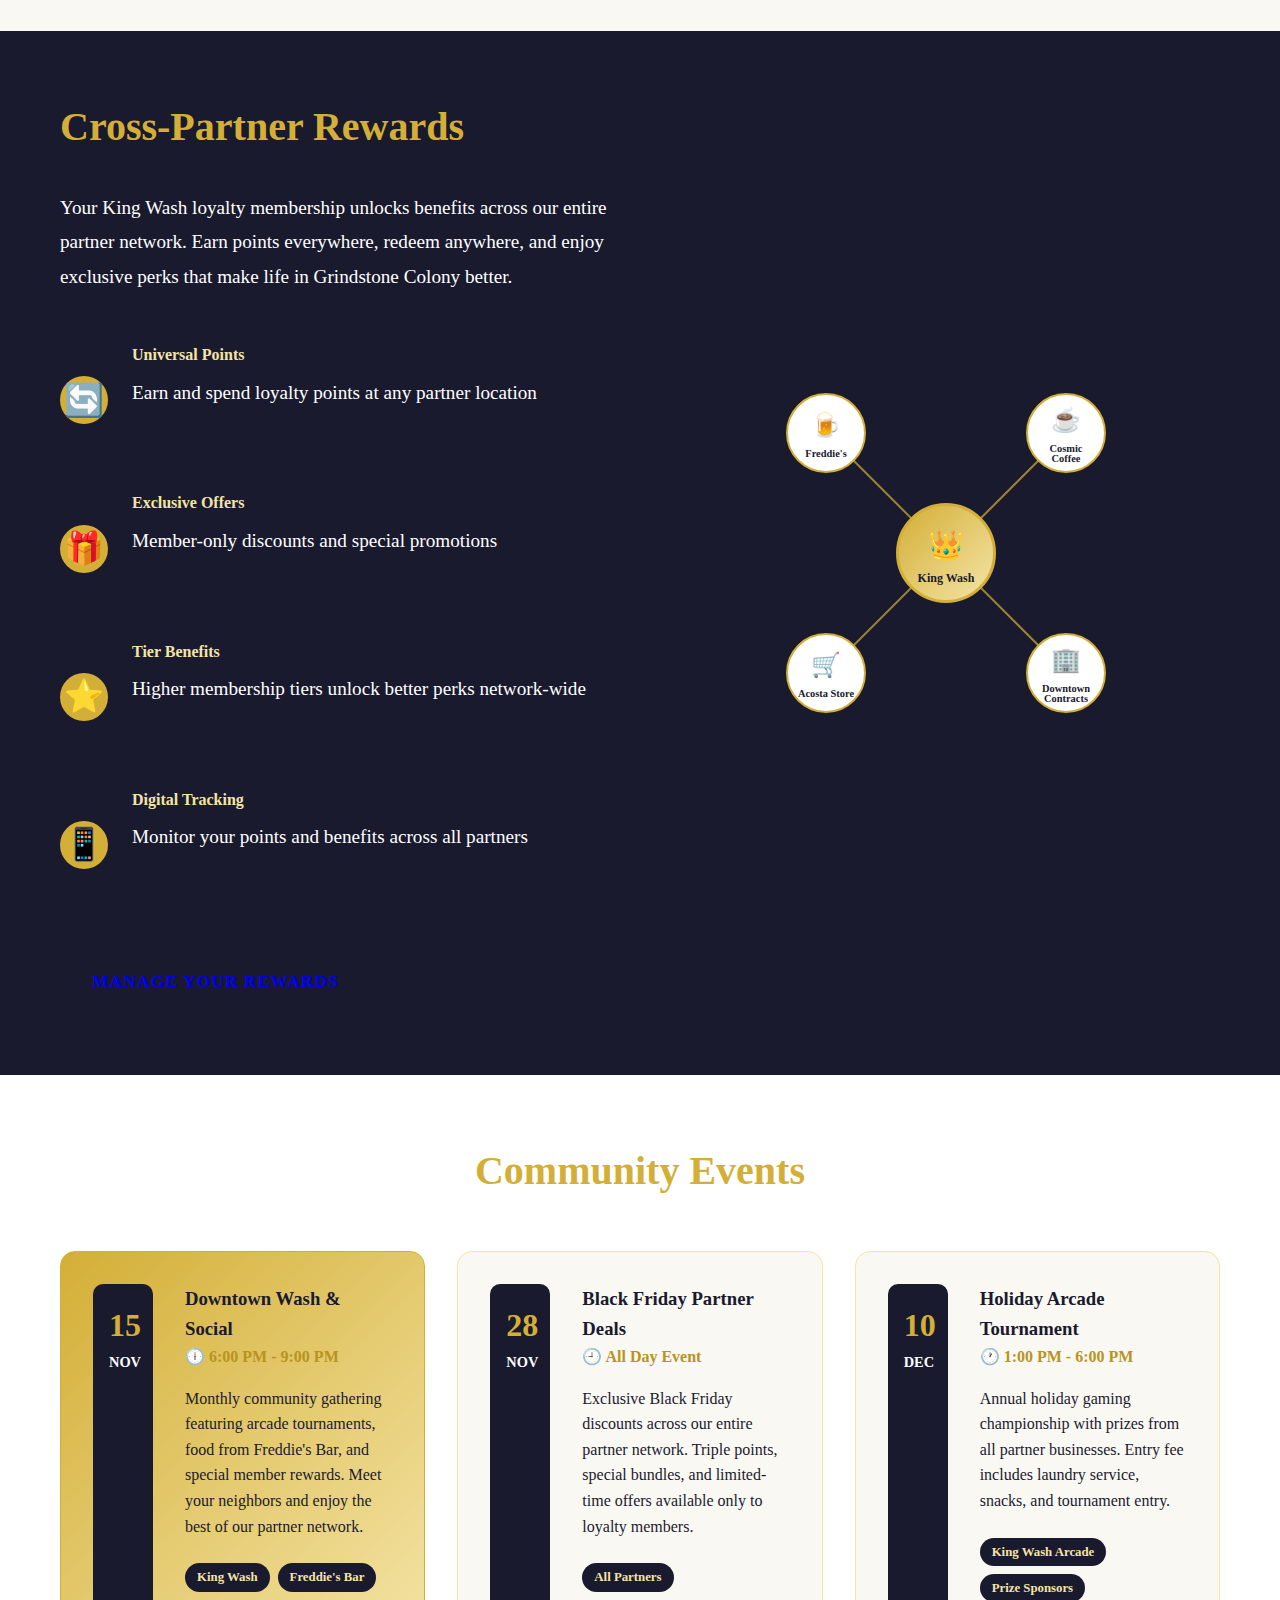
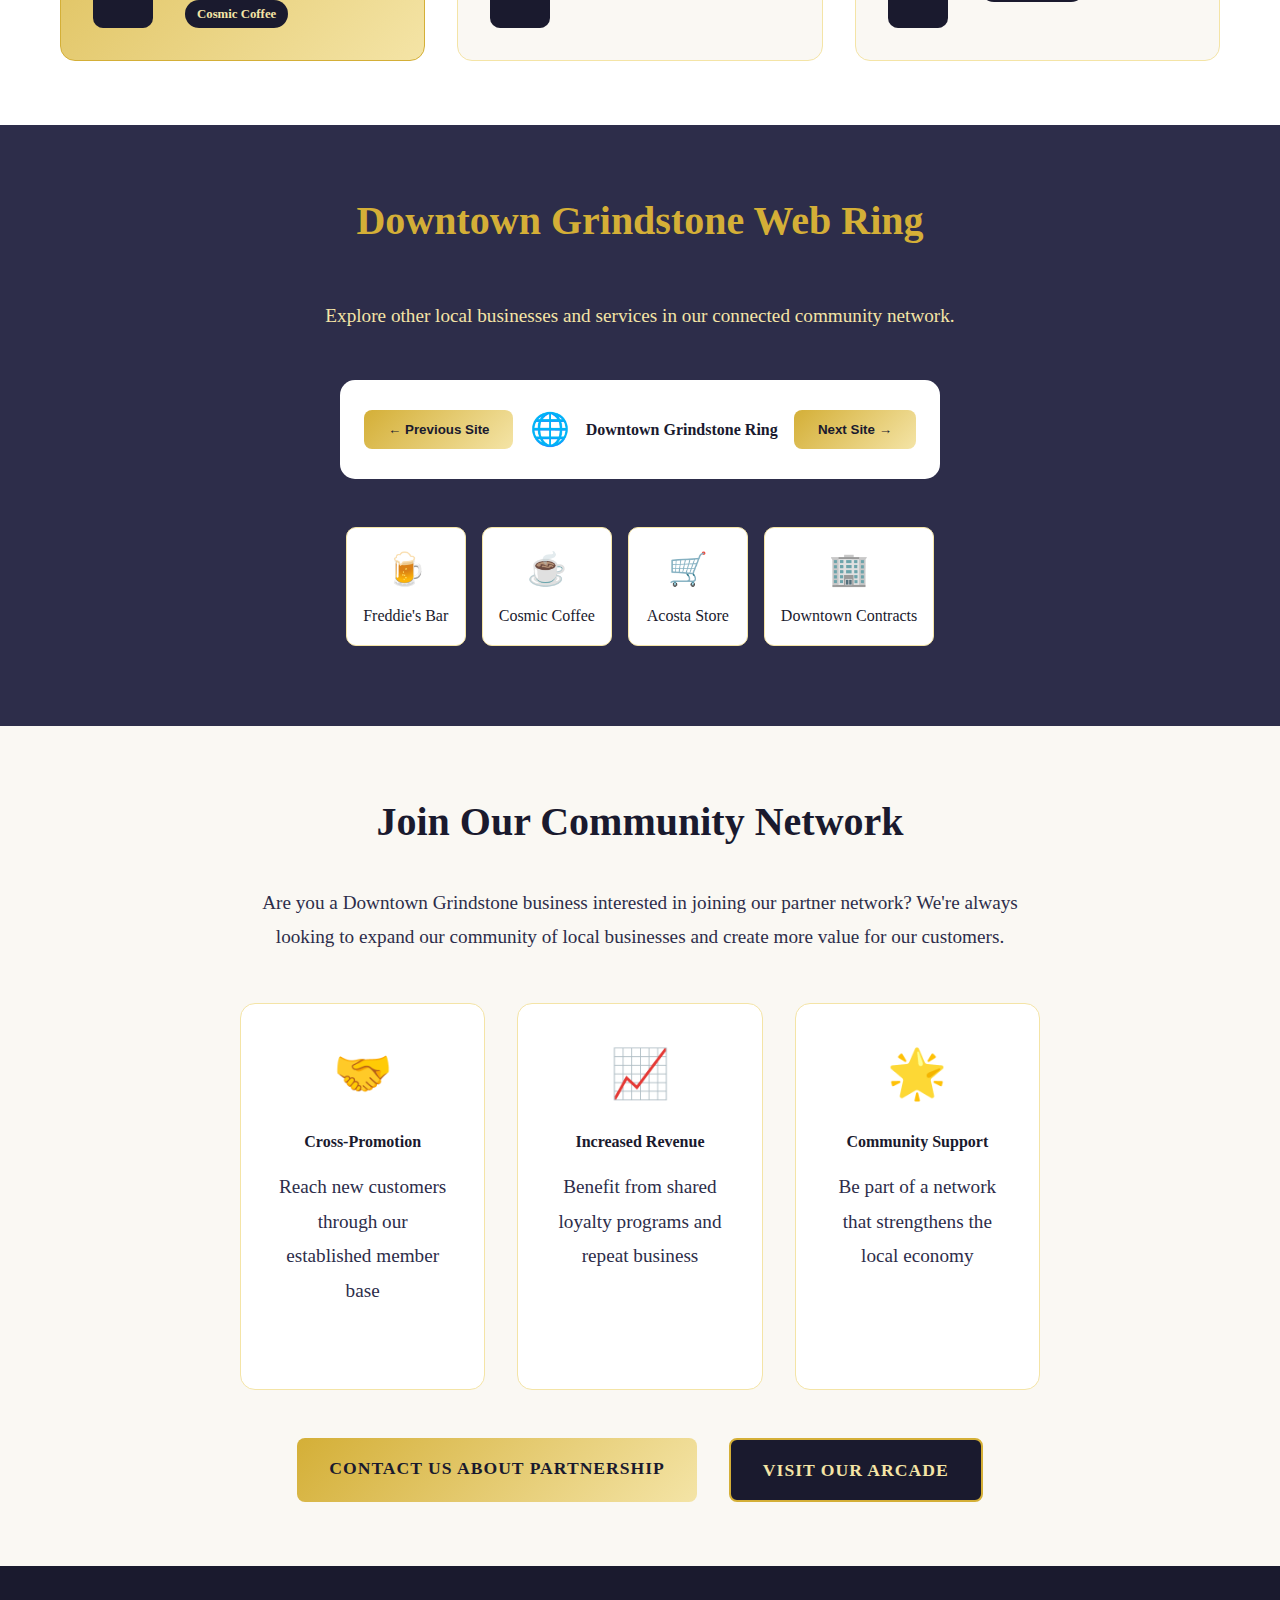
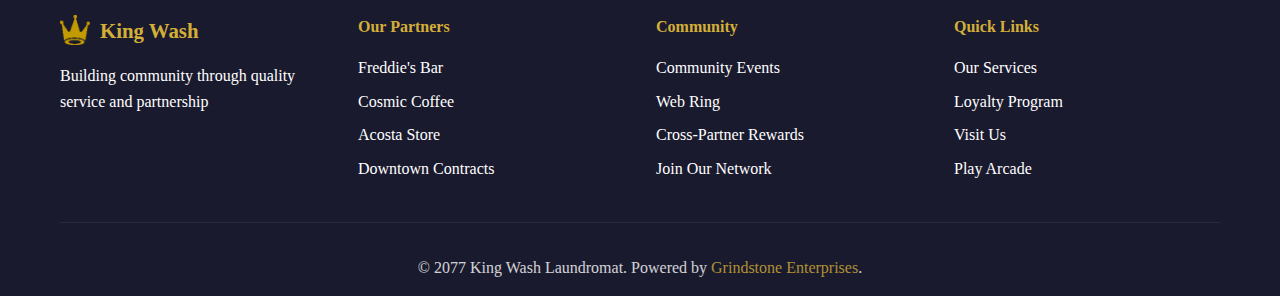
<file: community.html>
<!DOCTYPE html>
<html lang="en">
<head>
    <meta charset="UTF-8">
    <meta name="viewport" content="width=device-width, initial-scale=1.0">
    <title>Community Partners - King Wash Laundromat | Grindstone Colony</title>
    <link rel="stylesheet" href="css/styles.css">
</head>
<body>
    <!-- Fixed Arcade Banner -->
    <div class="arcade-banner">
        <div class="arcade-banner-content">
            <div class="arcade-icon">🕹️</div>
            <div class="arcade-text">
                <span class="arcade-title">Retro Arcade</span>
                <span class="arcade-subtitle">While you wait</span>
            </div>
            <a href="arcade/index.html" class="arcade-button">Play Now</a>
        </div>
    </div>

    <header class="luxury-header">
        <nav class="main-nav">
            <div class="nav-logo">
                <img src="img/logo-gold.png" alt="King Wash" class="logo-img">
                <span class="logo-text">King Wash</span>
            </div>
            <ul class="nav-menu">
                <li><a href="index.html" class="nav-link">Home</a></li>
                <li><a href="services.html" class="nav-link">Services</a></li>
                <li><a href="rewards.html" class="nav-link">Rewards</a></li>
                <li><a href="location.html" class="nav-link">Location</a></li>
                <li><a href="community.html" class="nav-link active">Community</a></li>
            </ul>
        </nav>
    </header>

    <!-- Page Header -->
    <section class="page-header">
        <div class="container">
            <h1>Community Partners</h1>
            <p>Building connections across Downtown Grindstone</p>
        </div>
    </section>

    <!-- Community Intro -->
    <section class="community-intro">
        <div class="container">
            <div class="intro-content">
                <h2>Stronger Together</h2>
                <p>At King Wash, we believe in the power of community. We've partnered with local businesses to create a network of services that benefit everyone in Downtown Grindstone. Discover our partners, earn rewards across multiple locations, and experience the best our colony has to offer.</p>
                <div class="intro-stats">
                    <div class="stat-item">
                        <div class="stat-number">4</div>
                        <div class="stat-label">Partner Businesses</div>
                    </div>
                    <div class="stat-item">
                        <div class="stat-number">12+</div>
                        <div class="stat-label">Shared Benefits</div>
                    </div>
                    <div class="stat-item">
                        <div class="stat-number">500+</div>
                        <div class="stat-label">Active Members</div>
                    </div>
                </div>
            </div>
        </div>
    </section>

    <!-- Partner Network -->
    <section class="partners-section">
        <div class="container">
            <h2 class="section-title">Our Partner Network</h2>
            <div class="partners-grid">
                <div class="partner-card featured">
                    <div class="partner-logo">
                        <div class="logo-placeholder">🍺</div>
                    </div>
                    <div class="partner-info">
                        <h3>Freddie's Bar</h3>
                        <p class="partner-type">Entertainment & Dining</p>
                        <p class="partner-description">The colony's favorite watering hole featuring craft beverages, comfort food, and live entertainment. Enjoy discounts with your King Wash loyalty membership.</p>
                        <div class="partner-benefits">
                            <h4>Member Benefits:</h4>
                            <ul>
                                <li>10% off food with Royal Wash membership</li>
                                <li>Free appetizer on laundry day</li>
                                <li>Priority seating for loyalty members</li>
                                <li>Earn 50 bonus points per visit</li>
                            </ul>
                        </div>
                        <div class="partner-location">📍 Downtown Grindstone Plaza</div>
                    </div>
                </div>

                <div class="partner-card">
                    <div class="partner-logo">
                        <div class="logo-placeholder">☕</div>
                    </div>
                    <div class="partner-info">
                        <h3>Cosmic Coffee</h3>
                        <p class="partner-type">Café & Study Space</p>
                        <p class="partner-description">Artisanal coffee, fresh pastries, and a cozy atmosphere perfect for working while your laundry runs. Cross-earn rewards points with every purchase.</p>
                        <div class="partner-benefits">
                            <h4>Member Benefits:</h4>
                            <ul>
                                <li>Buy 9 coffees, get the 10th free</li>
                                <li>Free Wi-Fi and charging stations</li>
                                <li>15% off pastries with any membership</li>
                                <li>Earn 25 points per dollar spent</li>
                            </ul>
                        </div>
                        <div class="partner-location">📍 Colony Road & 3rd Street</div>
                    </div>
                </div>

                <div class="partner-card">
                    <div class="partner-logo">
                        <div class="logo-placeholder">🛒</div>
                    </div>
                    <div class="partner-info">
                        <h3>Acosta Store</h3>
                        <p class="partner-type">General Store & Supplies</p>
                        <p class="partner-description">Your one-stop shop for daily necessities, snacks, and household items. Convenient location and member pricing for King Wash customers.</p>
                        <div class="partner-benefits">
                            <h4>Member Benefits:</h4>
                            <ul>
                                <li>5% member discount on all purchases</li>
                                <li>Double points on cleaning supplies</li>
                                <li>Weekly member-only specials</li>
                                <li>Free bag with $50+ purchase</li>
                            </ul>
                        </div>
                        <div class="partner-location">📍 East Grindstone Market District</div>
                    </div>
                </div>

                <div class="partner-card">
                    <div class="partner-logo">
                        <div class="logo-placeholder">🏢</div>
                    </div>
                    <div class="partner-info">
                        <h3>Downtown Contracts</h3>
                        <p class="partner-type">Business Services</p>
                        <p class="partner-description">Professional services for all your business and personal contract needs. Exclusive rates and priority scheduling for our community members.</p>
                        <div class="partner-benefits">
                            <h4>Member Benefits:</h4>
                            <ul>
                                <li>20% off first consultation</li>
                                <li>Priority appointment scheduling</li>
                                <li>Free document notarization</li>
                                <li>Earn 100 points per service</li>
                            </ul>
                        </div>
                        <div class="partner-location">📍 Grindstone Business Center</div>
                    </div>
                </div>
            </div>
        </div>
    </section>

    <!-- Cross-Rewards Program -->
    <section class="cross-rewards-section">
        <div class="container">
            <div class="rewards-content">
                <div class="rewards-info">
                    <h2>Cross-Partner Rewards</h2>
                    <p>Your King Wash loyalty membership unlocks benefits across our entire partner network. Earn points everywhere, redeem anywhere, and enjoy exclusive perks that make life in Grindstone Colony better.</p>
                    
                    <div class="rewards-features">
                        <div class="feature-item">
                            <div class="feature-icon">🔄</div>
                            <div class="feature-content">
                                <h4>Universal Points</h4>
                                <p>Earn and spend loyalty points at any partner location</p>
                            </div>
                        </div>
                        <div class="feature-item">
                            <div class="feature-icon">🎁</div>
                            <div class="feature-content">
                                <h4>Exclusive Offers</h4>
                                <p>Member-only discounts and special promotions</p>
                            </div>
                        </div>
                        <div class="feature-item">
                            <div class="feature-icon">⭐</div>
                            <div class="feature-content">
                                <h4>Tier Benefits</h4>
                                <p>Higher membership tiers unlock better perks network-wide</p>
                            </div>
                        </div>
                        <div class="feature-item">
                            <div class="feature-icon">📱</div>
                            <div class="feature-content">
                                <h4>Digital Tracking</h4>
                                <p>Monitor your points and benefits across all partners</p>
                            </div>
                        </div>
                    </div>
                    
                    <a href="rewards.html" class="cta-button">Manage Your Rewards</a>
                </div>
                
                <div class="rewards-visual">
                    <div class="network-diagram">
                        <div class="central-node">
                            <div class="node-logo">👑</div>
                            <span>King Wash</span>
                        </div>
                        <div class="partner-nodes">
                            <div class="partner-node" data-partner="freddie">
                                <div class="node-logo">🍺</div>
                                <span>Freddie's</span>
                            </div>
                            <div class="partner-node" data-partner="cosmic">
                                <div class="node-logo">☕</div>
                                <span>Cosmic Coffee</span>
                            </div>
                            <div class="partner-node" data-partner="acosta">
                                <div class="node-logo">🛒</div>
                                <span>Acosta Store</span>
                            </div>
                            <div class="partner-node" data-partner="contracts">
                                <div class="node-logo">🏢</div>
                                <span>Downtown Contracts</span>
                            </div>
                        </div>
                        <svg class="connection-lines">
                            <line x1="50%" y1="50%" x2="20%" y2="20%" stroke="var(--gold-primary)" stroke-width="2" opacity="0.7"/>
                            <line x1="50%" y1="50%" x2="80%" y2="20%" stroke="var(--gold-primary)" stroke-width="2" opacity="0.7"/>
                            <line x1="50%" y1="50%" x2="20%" y2="80%" stroke="var(--gold-primary)" stroke-width="2" opacity="0.7"/>
                            <line x1="50%" y1="50%" x2="80%" y2="80%" stroke="var(--gold-primary)" stroke-width="2" opacity="0.7"/>
                        </svg>
                    </div>
                </div>
            </div>
        </div>
    </section>

    <!-- Community Events -->
    <section class="events-section">
        <div class="container">
            <h2 class="section-title">Community Events</h2>
            <div class="events-grid">
                <div class="event-card upcoming">
                    <div class="event-date">
                        <div class="date-number">15</div>
                        <div class="date-month">NOV</div>
                    </div>
                    <div class="event-info">
                        <h3>Downtown Wash & Social</h3>
                        <p class="event-time">🕕 6:00 PM - 9:00 PM</p>
                        <p class="event-description">Monthly community gathering featuring arcade tournaments, food from Freddie's Bar, and special member rewards. Meet your neighbors and enjoy the best of our partner network.</p>
                        <div class="event-partners">
                            <span class="partner-tag">King Wash</span>
                            <span class="partner-tag">Freddie's Bar</span>
                            <span class="partner-tag">Cosmic Coffee</span>
                        </div>
                    </div>
                </div>

                <div class="event-card">
                    <div class="event-date">
                        <div class="date-number">28</div>
                        <div class="date-month">NOV</div>
                    </div>
                    <div class="event-info">
                        <h3>Black Friday Partner Deals</h3>
                        <p class="event-time">🕘 All Day Event</p>
                        <p class="event-description">Exclusive Black Friday discounts across our entire partner network. Triple points, special bundles, and limited-time offers available only to loyalty members.</p>
                        <div class="event-partners">
                            <span class="partner-tag">All Partners</span>
                        </div>
                    </div>
                </div>

                <div class="event-card">
                    <div class="event-date">
                        <div class="date-number">10</div>
                        <div class="date-month">DEC</div>
                    </div>
                    <div class="event-info">
                        <h3>Holiday Arcade Tournament</h3>
                        <p class="event-time">🕐 1:00 PM - 6:00 PM</p>
                        <p class="event-description">Annual holiday gaming championship with prizes from all partner businesses. Entry fee includes laundry service, snacks, and tournament entry.</p>
                        <div class="event-partners">
                            <span class="partner-tag">King Wash Arcade</span>
                            <span class="partner-tag">Prize Sponsors</span>
                        </div>
                    </div>
                </div>
            </div>
        </div>
    </section>

    <!-- Web Ring / Network -->
    <section class="webring-section">
        <div class="container">
            <h2 class="section-title">Downtown Grindstone Web Ring</h2>
            <p class="webring-description">Explore other local businesses and services in our connected community network.</p>
            
            <div class="webring-navigation">
                <div class="webring-controls">
                    <button class="webring-btn prev" onclick="navigateWebRing('prev')">← Previous Site</button>
                    <div class="webring-info">
                        <div class="webring-logo">🌐</div>
                        <span>Downtown Grindstone Ring</span>
                    </div>
                    <button class="webring-btn next" onclick="navigateWebRing('next')">Next Site →</button>
                </div>
                
                <div class="webring-sites">
                    <a href="freddies-bar/index.html" class="ring-site" data-site="freddie">
                        <div class="site-icon">🍺</div>
                        <span>Freddie's Bar</span>
                    </a>
                    <a href="cosmic-coffee/index.html" class="ring-site" data-site="cosmic">
                        <div class="site-icon">☕</div>
                        <span>Cosmic Coffee</span>
                    </a>
                    <a href="acosta-store/index.html" class="ring-site" data-site="acosta">
                        <div class="site-icon">🛒</div>
                        <span>Acosta Store</span>
                    </a>
                    <a href="downtown-contracts/index.html" class="ring-site" data-site="contracts">
                        <div class="site-icon">🏢</div>
                        <span>Downtown Contracts</span>
                    </a>
                </div>
            </div>
        </div>
    </section>

    <!-- Join Network CTA -->
    <section class="join-network-section">
        <div class="container">
            <div class="join-content">
                <h2>Join Our Community Network</h2>
                <p>Are you a Downtown Grindstone business interested in joining our partner network? We're always looking to expand our community of local businesses and create more value for our customers.</p>
                
                <div class="join-benefits">
                    <div class="benefit-item">
                        <div class="benefit-icon">🤝</div>
                        <h4>Cross-Promotion</h4>
                        <p>Reach new customers through our established member base</p>
                    </div>
                    <div class="benefit-item">
                        <div class="benefit-icon">📈</div>
                        <h4>Increased Revenue</h4>
                        <p>Benefit from shared loyalty programs and repeat business</p>
                    </div>
                    <div class="benefit-item">
                        <div class="benefit-icon">🌟</div>
                        <h4>Community Support</h4>
                        <p>Be part of a network that strengthens the local economy</p>
                    </div>
                </div>
                
                <div class="join-actions">
                    <a href="#contact" class="cta-button primary">Contact Us About Partnership</a>
                    <a href="arcade/index.html" class="cta-button secondary">Visit Our Arcade</a>
                </div>
            </div>
        </div>
    </section>

    <!-- Footer -->
    <footer class="luxury-footer">
        <div class="container">
            <div class="footer-content">
                <div class="footer-section">
                    <div class="footer-logo">
                        <img src="img/logo-gold.png" alt="King Wash">
                        <span>King Wash</span>
                    </div>
                    <p>Building community through quality service and partnership</p>
                </div>
                <div class="footer-section">
                    <h4>Our Partners</h4>
                    <ul>
                        <li><a href="#freddie">Freddie's Bar</a></li>
                        <li><a href="#cosmic">Cosmic Coffee</a></li>
                        <li><a href="#acosta">Acosta Store</a></li>
                        <li><a href="#contracts">Downtown Contracts</a></li>
                    </ul>
                </div>
                <div class="footer-section">
                    <h4>Community</h4>
                    <ul>
                        <li><a href="#events">Community Events</a></li>
                        <li><a href="#webring">Web Ring</a></li>
                        <li><a href="#rewards">Cross-Partner Rewards</a></li>
                        <li><a href="#join">Join Our Network</a></li>
                    </ul>
                </div>
                <div class="footer-section">
                    <h4>Quick Links</h4>
                    <ul>
                        <li><a href="services.html">Our Services</a></li>
                        <li><a href="rewards.html">Loyalty Program</a></li>
                        <li><a href="location.html">Visit Us</a></li>
                        <li><a href="arcade/index.html">Play Arcade</a></li>
                    </ul>
                </div>
            </div>
            <div class="footer-bottom">
                <p>&copy; 2077 King Wash Laundromat. Powered by <span class="glitch-text" id="company-name">Grindstone Enterprises</span>.</p>
            </div>
        </div>
    </footer>

    <script>
        // Web ring navigation
        const webRingSites = [
            { name: "King Wash Laundromat", url: "index.html", icon: "👑" },
            { name: "Freddie's Bar", url: "freddies-bar/index.html", icon: "🍺" },
            { name: "Cosmic Coffee", url: "cosmic-coffee/index.html", icon: "☕" },
            { name: "Acosta Store", url: "acosta-store/index.html", icon: "🛒" },
            { name: "Downtown Contracts", url: "downtown-contracts/index.html", icon: "🏢" }
        ];
        
        let currentSiteIndex = 0;
        
        function navigateWebRing(direction) {
            if (direction === 'next') {
                currentSiteIndex = (currentSiteIndex + 1) % webRingSites.length;
            } else {
                currentSiteIndex = (currentSiteIndex - 1 + webRingSites.length) % webRingSites.length;
            }
            
            const site = webRingSites[currentSiteIndex];
            if (site.url.startsWith('http')) {
                window.open(site.url, '_blank');
            } else {
                window.location.href = site.url;
            }
        }

        // Network diagram animation
        function animateNetworkDiagram() {
            const partnerNodes = document.querySelectorAll('.partner-node');
            const centralNode = document.querySelector('.central-node');
            
            partnerNodes.forEach((node, index) => {
                node.addEventListener('mouseenter', function() {
                    this.style.transform = 'scale(1.2) translateZ(0)';
                    centralNode.style.transform = 'translate(-50%, -50%) scale(1.1) translateZ(0)';
                    
                    // Highlight the connection line
                    const lines = document.querySelectorAll('.connection-lines line');
                    if (lines[index]) {
                        lines[index].style.stroke = 'var(--gold-primary)';
                        lines[index].style.strokeWidth = '4';
                        lines[index].style.opacity = '1';
                    }
                });
                
                node.addEventListener('mouseleave', function() {
                    this.style.transform = 'scale(1) translateZ(0)';
                    centralNode.style.transform = 'translate(-50%, -50%) scale(1) translateZ(0)';
                    
                    // Reset the connection line
                    const lines = document.querySelectorAll('.connection-lines line');
                    if (lines[index]) {
                        lines[index].style.stroke = 'var(--gold-primary)';
                        lines[index].style.strokeWidth = '2';
                        lines[index].style.opacity = '0.7';
                    }
                });
            });
        }

        // Glitch effect for company name
        const companyName = document.getElementById('company-name');
        let isGlitched = false;
        
        companyName.addEventListener('mouseenter', function() {
            if (!isGlitched) {
                this.classList.add('glitching');
                
                setTimeout(() => {
                    this.textContent = 'Null Systems';
                    this.style.color = '#d4af37';
                    this.classList.remove('glitching');
                    isGlitched = true;
                    
                    const link = document.createElement('a');
                    link.href = 'https://sophiathekitty.github.io/GridDB/index.html';
                    link.target = '_blank';
                    link.className = 'glitch-text';
                    link.style.color = '#d4af37';
                    link.style.textDecoration = 'none';
                    link.textContent = 'Null Systems';
                    
                    this.parentNode.replaceChild(link, this);
                }, 500);
            }
        });

        // Initialize animations on page load
        document.addEventListener('DOMContentLoaded', function() {
            animateNetworkDiagram();
        });
    </script>

    <style>
        /* Additional styles for community page */
        .page-header {
            background: var(--gradient-navy);
            color: var(--white);
            padding: 4rem 0;
            text-align: center;
        }

        .page-header h1 {
            font-size: 3rem;
            margin-bottom: 1rem;
            color: var(--gold-primary);
        }

        .community-intro {
            background: var(--white);
            padding: 4rem 0;
        }

        .intro-content {
            text-align: center;
            max-width: 800px;
            margin: 0 auto;
        }

        .intro-content h2 {
            color: var(--navy-primary);
            font-size: 2.5rem;
            margin-bottom: 2rem;
        }

        .intro-content p {
            font-size: 1.2rem;
            line-height: 1.8;
            color: var(--navy-light);
            margin-bottom: 3rem;
        }

        .intro-stats {
            display: grid;
            grid-template-columns: repeat(3, 1fr);
            gap: 2rem;
            margin-top: 2rem;
        }

        .stat-item {
            text-align: center;
            padding: 2rem;
            background: var(--cream);
            border-radius: 15px;
            border: 1px solid var(--gold-light);
        }

        .stat-number {
            font-size: 3rem;
            font-weight: bold;
            color: var(--gold-primary);
            margin-bottom: 0.5rem;
        }

        .stat-label {
            color: var(--navy-primary);
            font-weight: bold;
        }

        .partners-section {
            background: var(--cream);
            padding: 4rem 0;
        }

        .partners-grid {
            display: grid;
            grid-template-columns: 1fr;
            gap: 3rem;
        }

        .partner-card {
            background: var(--white);
            border-radius: 15px;
            padding: 2rem;
            border: 1px solid var(--gold-light);
            display: grid;
            grid-template-columns: auto 1fr;
            gap: 2rem;
            align-items: start;
            transition: all 0.3s ease;
        }

        .partner-card.featured {
            border-color: var(--gold-primary);
            border-width: 2px;
            background: var(--gradient-gold);
        }

        .partner-card:hover {
            transform: translateY(-5px);
            box-shadow: 0 15px 35px var(--shadow-light);
        }

        .partner-logo {
            width: 100px;
            height: 100px;
            background: var(--cream);
            border-radius: 50%;
            display: flex;
            align-items: center;
            justify-content: center;
            border: 2px solid var(--gold-light);
        }

        .logo-placeholder {
            font-size: 3rem;
        }

        .partner-type {
            color: var(--gold-dark);
            font-weight: bold;
            margin-bottom: 1rem;
            text-transform: uppercase;
            font-size: 0.9rem;
        }

        .partner-description {
            margin-bottom: 2rem;
            line-height: 1.6;
        }

        .partner-benefits h4 {
            color: var(--navy-primary);
            margin-bottom: 1rem;
        }

        .partner-benefits ul {
            list-style: none;
            padding: 0;
        }

        .partner-benefits li {
            padding: 0.5rem 0;
            position: relative;
            padding-left: 1.5rem;
            border-bottom: 1px solid rgba(212, 175, 55, 0.2);
        }

        .partner-benefits li:before {
            content: '✓';
            position: absolute;
            left: 0;
            color: var(--gold-primary);
            font-weight: bold;
        }

        .partner-location {
            margin-top: 1.5rem;
            padding-top: 1rem;
            border-top: 1px solid var(--gold-light);
            color: var(--navy-light);
            font-weight: bold;
        }

        .cross-rewards-section {
            background: var(--navy-primary);
            color: var(--white);
            padding: 4rem 0;
        }

        .rewards-content {
            display: grid;
            grid-template-columns: 1fr 1fr;
            gap: 4rem;
            align-items: center;
        }

        .rewards-info h2 {
            color: var(--gold-primary);
            font-size: 2.5rem;
            margin-bottom: 2rem;
        }

        .rewards-info p {
            font-size: 1.2rem;
            line-height: 1.8;
            margin-bottom: 3rem;
        }

        .rewards-features {
            margin-bottom: 3rem;
        }

        .feature-item {
            display: flex;
            align-items: center;
            gap: 1.5rem;
            margin-bottom: 2rem;
        }

        .feature-icon {
            font-size: 2rem;
            width: 3rem;
            height: 3rem;
            background: var(--gold-primary);
            color: var(--navy-primary);
            border-radius: 50%;
            display: flex;
            align-items: center;
            justify-content: center;
            flex-shrink: 0;
        }

        .feature-content h4 {
            color: var(--gold-light);
            margin-bottom: 0.5rem;
        }

        .network-diagram {
            position: relative;
            width: 400px;
            height: 400px;
            margin: 0 auto;
        }

        .central-node {
            position: absolute;
            top: 50%;
            left: 50%;
            transform: translate(-50%, -50%);
            width: 100px;
            height: 100px;
            background: var(--gradient-gold);
            border-radius: 50%;
            display: flex;
            flex-direction: column;
            align-items: center;
            justify-content: center;
            color: var(--navy-primary);
            font-weight: bold;
            border: 3px solid var(--gold-primary);
            transition: all 0.3s ease;
            z-index: 10;
        }

        .node-logo {
            font-size: 1.8rem;
            margin-bottom: 0.25rem;
        }

        .central-node span {
            font-size: 0.75rem;
            text-align: center;
            line-height: 1;
        }

        .partner-nodes {
            position: relative;
            width: 100%;
            height: 100%;
        }

        .partner-node {
            position: absolute;
            width: 80px;
            height: 80px;
            background: var(--white);
            color: var(--navy-primary);
            border-radius: 50%;
            display: flex;
            flex-direction: column;
            align-items: center;
            justify-content: center;
            font-weight: bold;
            border: 2px solid var(--gold-primary);
            cursor: pointer;
            transition: all 0.3s ease;
            box-sizing: border-box;
            padding: 0.5rem;
            z-index: 10;
        }

        .partner-node .node-logo {
            font-size: 1.5rem;
            margin-bottom: 0.25rem;
        }

        .partner-node span {
            font-size: 0.65rem;
            text-align: center;
            line-height: 1;
            word-wrap: break-word;
            hyphens: auto;
        }

        .partner-node[data-partner="freddie"] {
            top: 10%;
            left: 10%;
        }

        .partner-node[data-partner="cosmic"] {
            top: 10%;
            right: 10%;
        }

        .partner-node[data-partner="acosta"] {
            bottom: 10%;
            left: 10%;
        }

        .partner-node[data-partner="contracts"] {
            bottom: 10%;
            right: 10%;
        }

        .connection-lines {
            position: absolute;
            top: 0;
            left: 0;
            width: 100%;
            height: 100%;
            pointer-events: none;
            z-index: 1;
        }

        .events-section {
            background: var(--white);
            padding: 4rem 0;
        }

        .events-grid {
            display: grid;
            grid-template-columns: repeat(auto-fit, minmax(350px, 1fr));
            gap: 2rem;
        }

        .event-card {
            background: var(--cream);
            border-radius: 15px;
            padding: 2rem;
            border: 1px solid var(--gold-light);
            display: flex;
            gap: 2rem;
            transition: all 0.3s ease;
        }

        .event-card.upcoming {
            border-color: var(--gold-primary);
            background: var(--gradient-gold);
        }

        .event-card:hover {
            transform: translateY(-5px);
            box-shadow: 0 15px 35px var(--shadow-light);
        }

        .event-date {
            text-align: center;
            background: var(--navy-primary);
            color: var(--white);
            border-radius: 10px;
            padding: 1rem;
            min-width: 60px;
        }

        .date-number {
            font-size: 2rem;
            font-weight: bold;
            color: var(--gold-primary);
        }

        .date-month {
            font-size: 0.9rem;
            font-weight: bold;
        }

        .event-time {
            color: var(--gold-dark);
            font-weight: bold;
            margin-bottom: 1rem;
        }

        .event-description {
            margin-bottom: 1.5rem;
            line-height: 1.6;
        }

        .event-partners {
            display: flex;
            gap: 0.5rem;
            flex-wrap: wrap;
        }

        .partner-tag {
            background: var(--navy-primary);
            color: var(--gold-light);
            padding: 0.25rem 0.75rem;
            border-radius: 15px;
            font-size: 0.8rem;
            font-weight: bold;
        }

        .webring-section {
            background: var(--navy-light);
            color: var(--white);
            padding: 4rem 0;
        }

        .webring-description {
            text-align: center;
            font-size: 1.2rem;
            margin-bottom: 3rem;
            color: var(--gold-light);
        }

        .webring-navigation {
            max-width: 600px;
            margin: 0 auto;
        }

        .webring-controls {
            display: flex;
            align-items: center;
            justify-content: space-between;
            background: var(--white);
            color: var(--navy-primary);
            border-radius: 15px;
            padding: 1.5rem;
            margin-bottom: 2rem;
        }

        .webring-btn {
            background: var(--gradient-gold);
            color: var(--navy-primary);
            border: none;
            padding: 0.75rem 1.5rem;
            border-radius: 8px;
            cursor: pointer;
            font-weight: bold;
            transition: all 0.3s ease;
        }

        .webring-btn:hover {
            transform: translateY(-2px);
            box-shadow: 0 5px 15px var(--shadow-medium);
        }

        .webring-info {
            display: flex;
            align-items: center;
            gap: 1rem;
            font-weight: bold;
        }

        .webring-logo {
            font-size: 2rem;
        }

        .webring-sites {
            display: flex;
            justify-content: center;
            gap: 1rem;
            flex-wrap: nowrap;
            overflow-x: auto;
            padding: 1rem 0;
        }

        .ring-site {
            background: var(--white);
            color: var(--navy-primary);
            text-decoration: none;
            border-radius: 10px;
            padding: 1rem;
            text-align: center;
            transition: all 0.3s ease;
            border: 1px solid var(--gold-light);
            min-width: 120px;
            flex-shrink: 0;
        }

        .ring-site:hover {
            transform: translateY(-3px);
            box-shadow: 0 8px 20px var(--shadow-medium);
            background: var(--gradient-gold);
        }

        .ring-site.external {
            border-color: var(--gold-primary);
        }

        .site-icon {
            font-size: 2rem;
            margin-bottom: 0.5rem;
        }

        .join-network-section {
            background: var(--cream);
            padding: 4rem 0;
        }

        .join-content {
            text-align: center;
            max-width: 800px;
            margin: 0 auto;
        }

        .join-content h2 {
            color: var(--navy-primary);
            font-size: 2.5rem;
            margin-bottom: 2rem;
        }

        .join-content p {
            font-size: 1.2rem;
            line-height: 1.8;
            margin-bottom: 3rem;
            color: var(--navy-light);
        }

        .join-benefits {
            display: grid;
            grid-template-columns: repeat(3, 1fr);
            gap: 2rem;
            margin-bottom: 3rem;
        }

        .benefit-item {
            text-align: center;
            padding: 2rem;
            background: var(--white);
            border-radius: 15px;
            border: 1px solid var(--gold-light);
        }

        .benefit-icon {
            font-size: 3rem;
            margin-bottom: 1rem;
        }

        .benefit-item h4 {
            color: var(--navy-primary);
            margin-bottom: 1rem;
        }

        .join-actions {
            display: flex;
            gap: 2rem;
            justify-content: center;
        }

        .cta-button {
            padding: 1rem 2rem;
            border-radius: 8px;
            text-decoration: none;
            font-weight: bold;
            transition: all 0.3s ease;
            display: inline-block;
        }

        .cta-button.primary {
            background: var(--gradient-gold);
            color: var(--navy-primary);
        }

        .cta-button.secondary {
            background: var(--navy-primary);
            color: var(--gold-light);
        }

        .cta-button:hover {
            transform: translateY(-3px);
            box-shadow: 0 8px 20px var(--shadow-medium);
        }

        @media (max-width: 768px) {
            .intro-stats {
                grid-template-columns: 1fr;
            }
            
            .partner-card {
                grid-template-columns: 1fr;
                text-align: center;
            }
            
            .rewards-content {
                grid-template-columns: 1fr;
            }
            
            .network-diagram {
                width: 300px;
                height: 300px;
            }
            
            .join-benefits {
                grid-template-columns: 1fr;
            }
            
            .join-actions {
                flex-direction: column;
                align-items: center;
            }
        }
    </style>
</body>
</html>
</file>
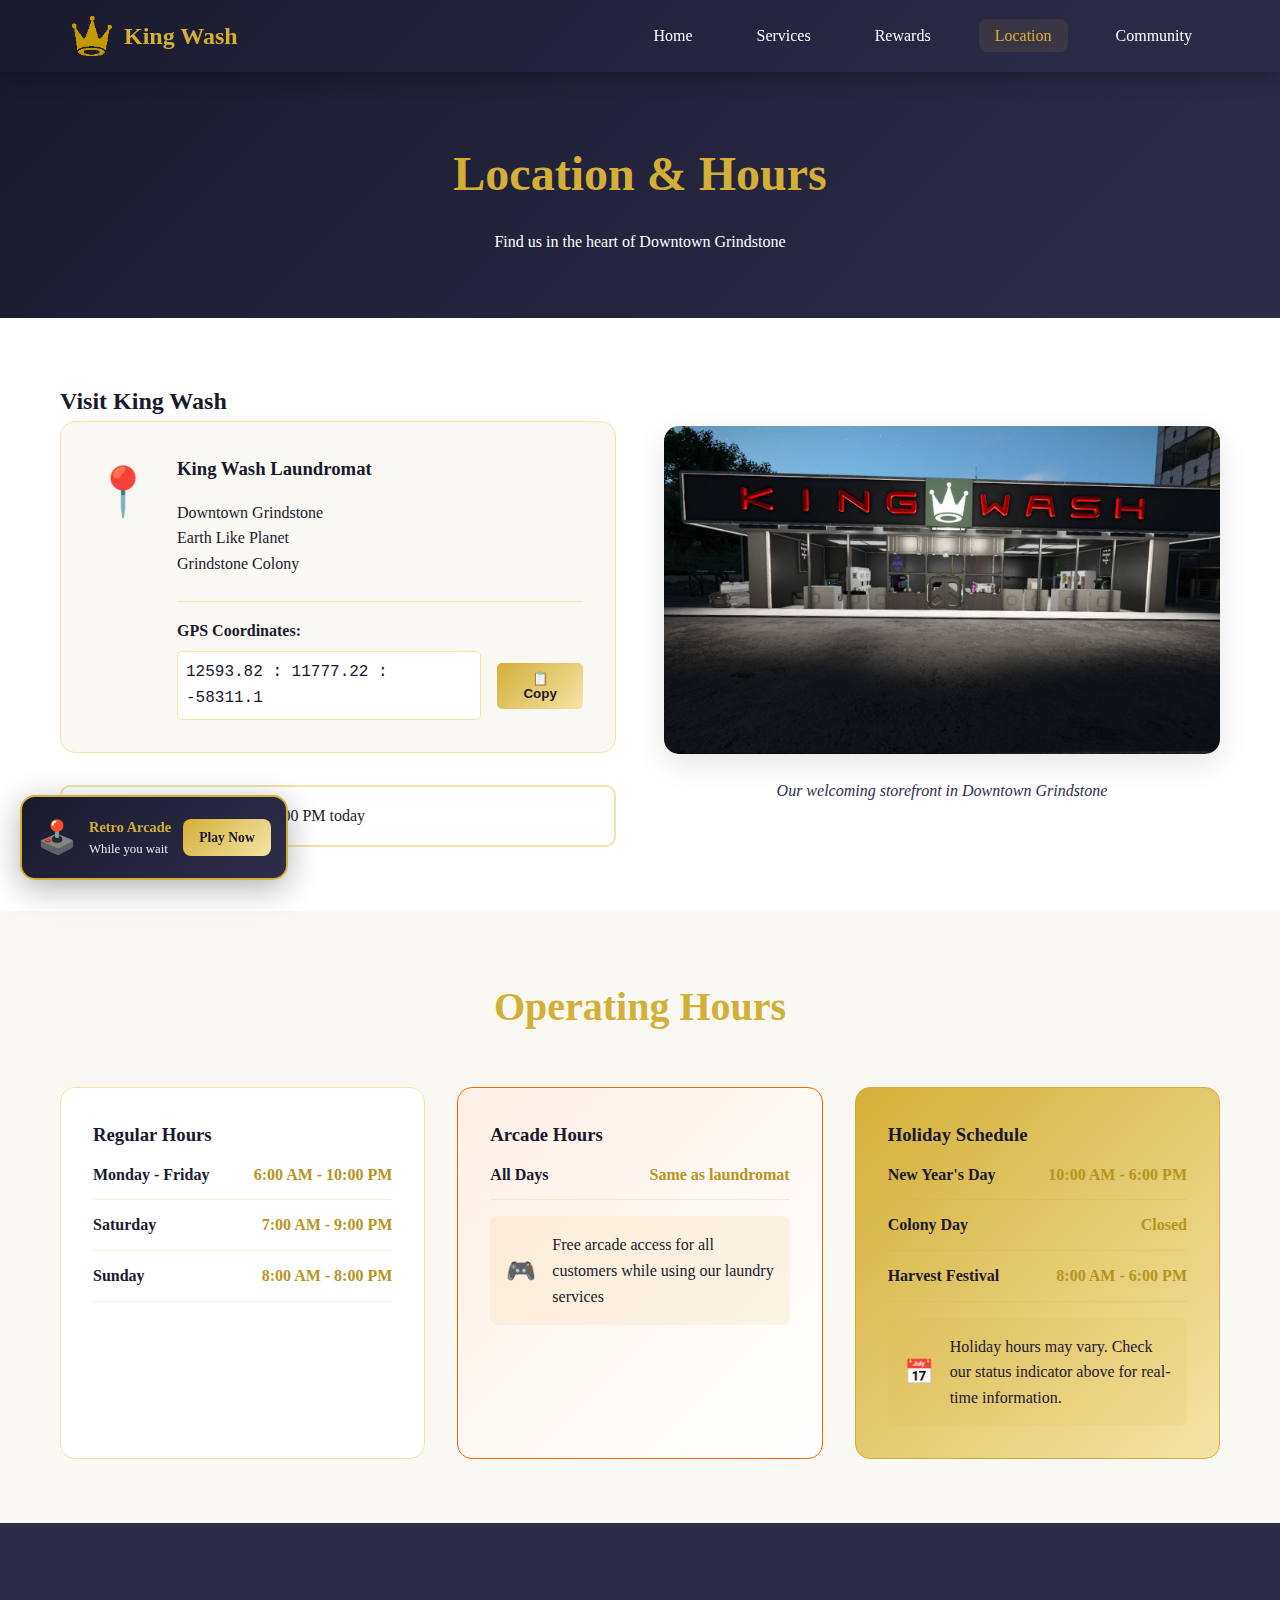
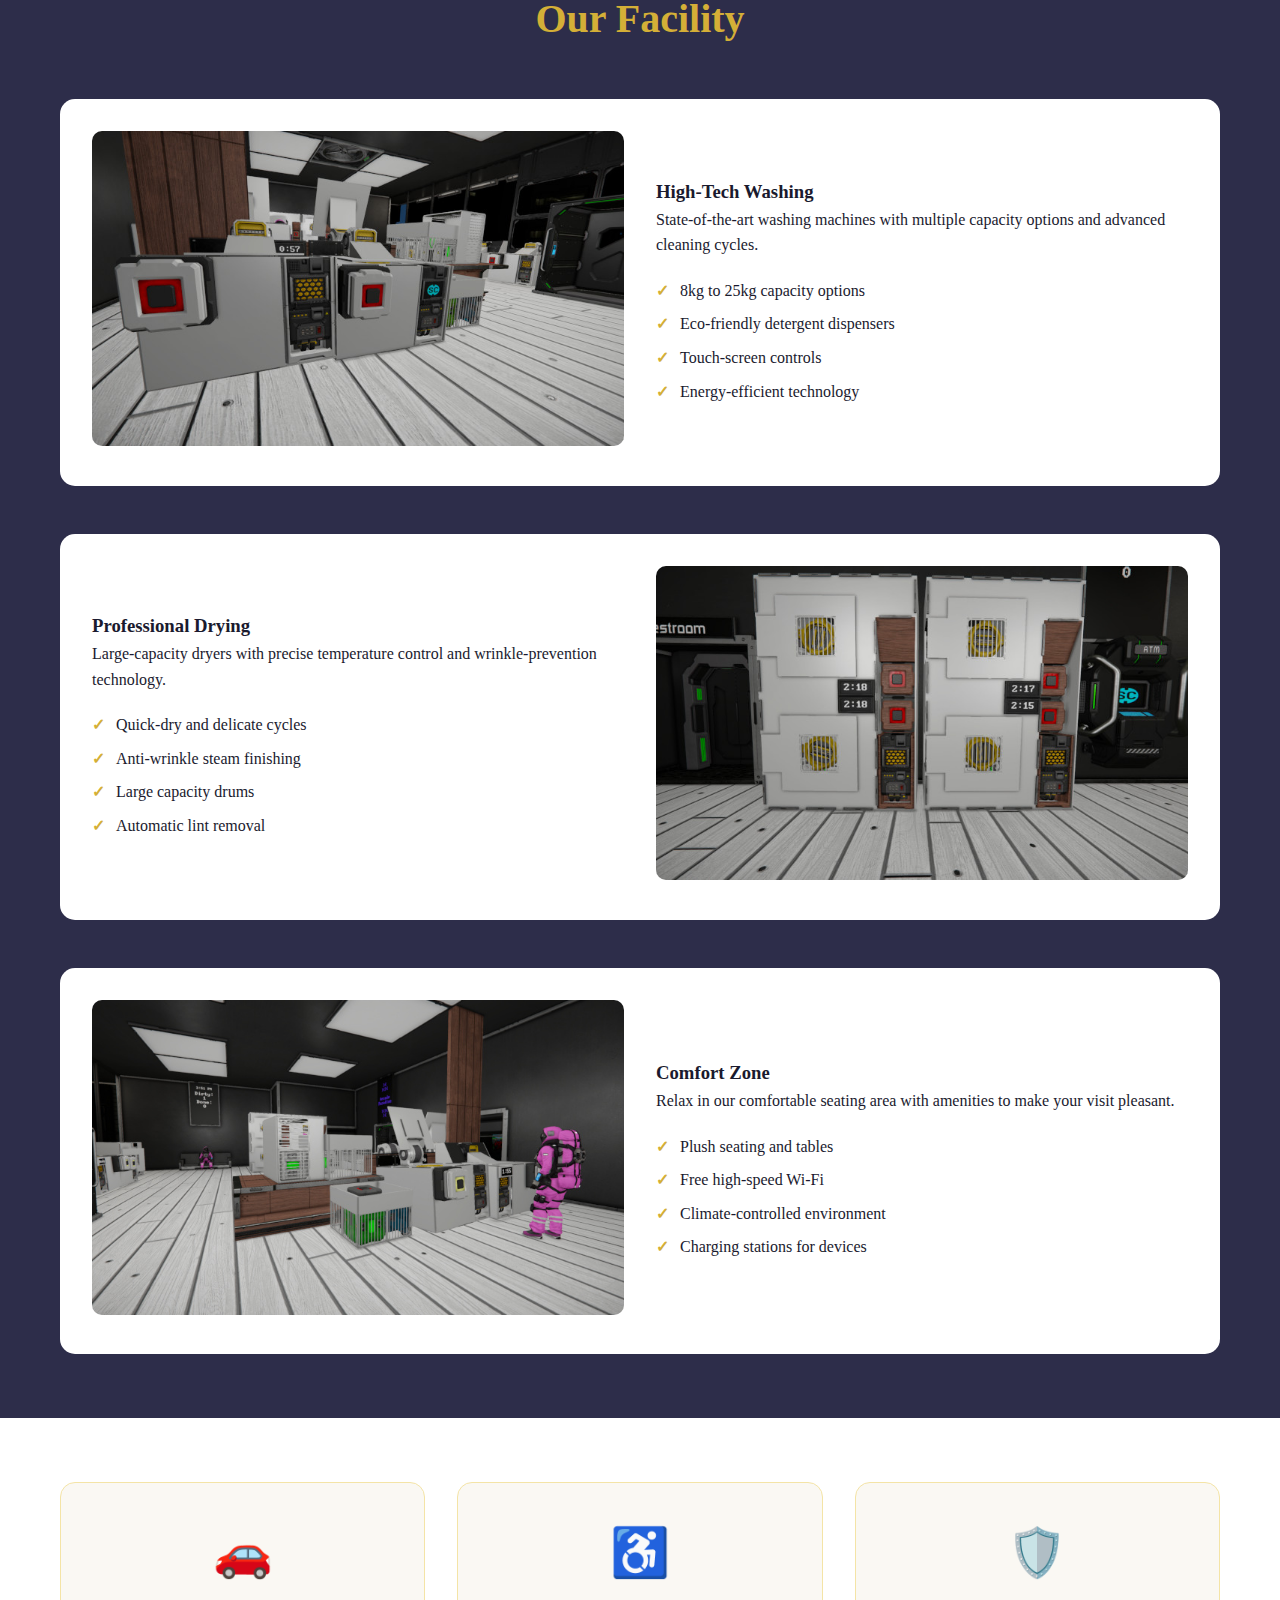
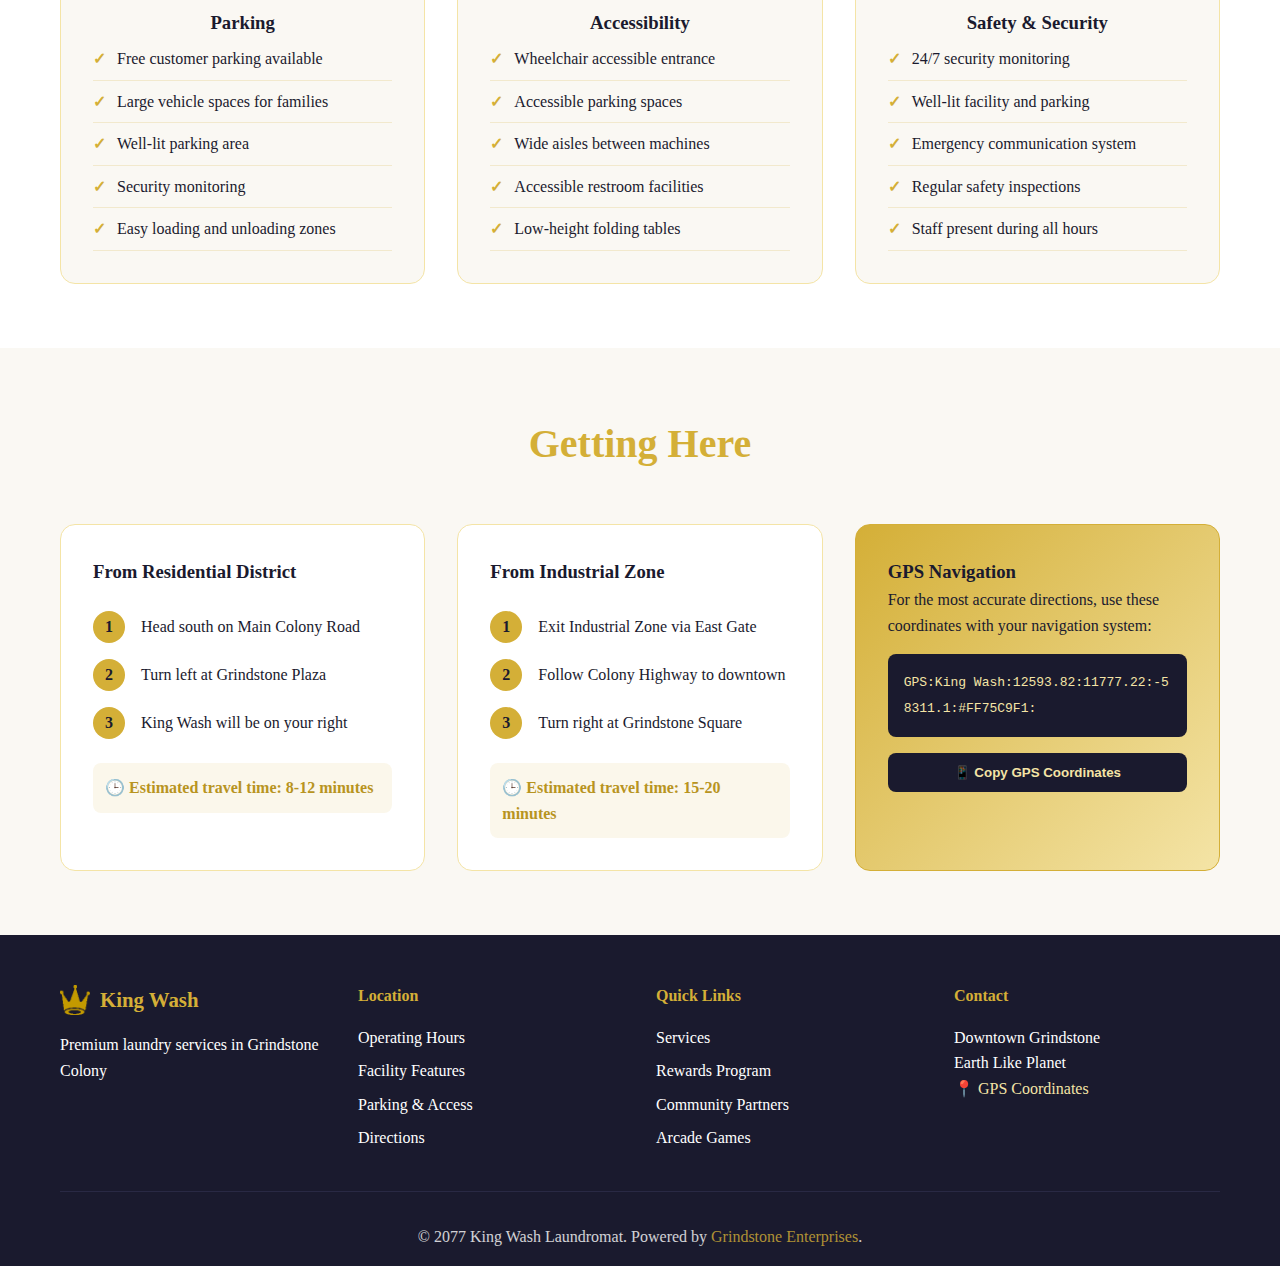
<file: location.html>
<!DOCTYPE html>
<html lang="en">
<head>
    <meta charset="UTF-8">
    <meta name="viewport" content="width=device-width, initial-scale=1.0">
    <title>Location & Hours - King Wash Laundromat | Grindstone Colony</title>
    <link rel="stylesheet" href="css/styles.css">
</head>
<body>
    <!-- Fixed Arcade Banner -->
    <div class="arcade-banner">
        <div class="arcade-banner-content">
            <div class="arcade-icon">🕹️</div>
            <div class="arcade-text">
                <span class="arcade-title">Retro Arcade</span>
                <span class="arcade-subtitle">While you wait</span>
            </div>
            <a href="arcade/index.html" class="arcade-button">Play Now</a>
        </div>
    </div>

    <header class="luxury-header">
        <nav class="main-nav">
            <div class="nav-logo">
                <img src="img/logo-gold.png" alt="King Wash" class="logo-img">
                <span class="logo-text">King Wash</span>
            </div>
            <ul class="nav-menu">
                <li><a href="index.html" class="nav-link">Home</a></li>
                <li><a href="services.html" class="nav-link">Services</a></li>
                <li><a href="rewards.html" class="nav-link">Rewards</a></li>
                <li><a href="location.html" class="nav-link active">Location</a></li>
                <li><a href="community.html" class="nav-link">Community</a></li>
            </ul>
        </nav>
    </header>

    <!-- Page Header -->
    <section class="page-header">
        <div class="container">
            <h1>Location & Hours</h1>
            <p>Find us in the heart of Downtown Grindstone</p>
        </div>
    </section>

    <!-- Location Hero -->
    <section class="location-hero">
        <div class="container">
            <div class="location-grid">
                <div class="location-info">
                    <h2>Visit King Wash</h2>
                    <div class="address-card">
                        <div class="address-icon">📍</div>
                        <div class="address-details">
                            <h3>King Wash Laundromat</h3>
                            <p>Downtown Grindstone<br>
                            Earth Like Planet<br>
                            Grindstone Colony</p>
                            <div class="coordinates-section">
                                <strong>GPS Coordinates:</strong>
                                <div class="coordinates-display">
                                    <span class="coord-text">12593.82 : 11777.22 : -58311.1</span>
                                    <button class="copy-btn" onclick="copyGPS('GPS:King Wash:12593.82:11777.22:-58311.1:#FF75C9F1:')">📋 Copy</button>
                                </div>
                            </div>
                        </div>
                    </div>
                    
                    <div class="current-status" id="current-status">
                        <div class="status-indicator" id="status-indicator"></div>
                        <span id="status-text">Checking hours...</span>
                    </div>
                </div>
                
                <div class="location-image">
                    <img src="img/photo5.jpg" alt="King Wash Laundromat Building" class="building-photo">
                    <div class="image-caption">Our welcoming storefront in Downtown Grindstone</div>
                </div>
            </div>
        </div>
    </section>

    <!-- Hours Section -->
    <section class="hours-section">
        <div class="container">
            <h2 class="section-title">Operating Hours</h2>
            <div class="hours-grid">
                <div class="hours-card">
                    <h3>Regular Hours</h3>
                    <div class="hours-list">
                        <div class="hours-item">
                            <span class="day">Monday - Friday</span>
                            <span class="time">6:00 AM - 10:00 PM</span>
                        </div>
                        <div class="hours-item">
                            <span class="day">Saturday</span>
                            <span class="time">7:00 AM - 9:00 PM</span>
                        </div>
                        <div class="hours-item">
                            <span class="day">Sunday</span>
                            <span class="time">8:00 AM - 8:00 PM</span>
                        </div>
                    </div>
                </div>

                <div class="hours-card special">
                    <h3>Arcade Hours</h3>
                    <div class="hours-list">
                        <div class="hours-item">
                            <span class="day">All Days</span>
                            <span class="time">Same as laundromat</span>
                        </div>
                        <div class="hours-note">
                            <span class="note-icon">🎮</span>
                            <span class="note-text">Free arcade access for all customers while using our laundry services</span>
                        </div>
                    </div>
                </div>

                <div class="hours-card holiday">
                    <h3>Holiday Schedule</h3>
                    <div class="hours-list">
                        <div class="hours-item">
                            <span class="day">New Year's Day</span>
                            <span class="time">10:00 AM - 6:00 PM</span>
                        </div>
                        <div class="hours-item">
                            <span class="day">Colony Day</span>
                            <span class="time">Closed</span>
                        </div>
                        <div class="hours-item">
                            <span class="day">Harvest Festival</span>
                            <span class="time">8:00 AM - 6:00 PM</span>
                        </div>
                        <div class="hours-note">
                            <span class="note-icon">📅</span>
                            <span class="note-text">Holiday hours may vary. Check our status indicator above for real-time information.</span>
                        </div>
                    </div>
                </div>
            </div>
        </div>
    </section>

    <!-- Facility Features -->
    <section class="facility-section">
        <div class="container">
            <h2 class="section-title">Our Facility</h2>
            <div class="facility-grid">
                <div class="facility-card">
                    <div class="facility-image">
                        <img src="img/photo1.jpg" alt="Modern washing machines">
                    </div>
                    <div class="facility-content">
                        <h3>High-Tech Washing</h3>
                        <p>State-of-the-art washing machines with multiple capacity options and advanced cleaning cycles.</p>
                        <ul class="facility-features">
                            <li>8kg to 25kg capacity options</li>
                            <li>Eco-friendly detergent dispensers</li>
                            <li>Touch-screen controls</li>
                            <li>Energy-efficient technology</li>
                        </ul>
                    </div>
                </div>

                <div class="facility-card">
                    <div class="facility-image">
                        <img src="img/photo2.jpg" alt="Professional dryers">
                    </div>
                    <div class="facility-content">
                        <h3>Professional Drying</h3>
                        <p>Large-capacity dryers with precise temperature control and wrinkle-prevention technology.</p>
                        <ul class="facility-features">
                            <li>Quick-dry and delicate cycles</li>
                            <li>Anti-wrinkle steam finishing</li>
                            <li>Large capacity drums</li>
                            <li>Automatic lint removal</li>
                        </ul>
                    </div>
                </div>

                <div class="facility-card">
                    <div class="facility-image">
                        <img src="img/photo7.jpg" alt="Comfortable seating area">
                    </div>
                    <div class="facility-content">
                        <h3>Comfort Zone</h3>
                        <p>Relax in our comfortable seating area with amenities to make your visit pleasant.</p>
                        <ul class="facility-features">
                            <li>Plush seating and tables</li>
                            <li>Free high-speed Wi-Fi</li>
                            <li>Climate-controlled environment</li>
                            <li>Charging stations for devices</li>
                        </ul>
                    </div>
                </div>
            </div>
        </div>
    </section>

    <!-- Parking & Accessibility -->
    <section class="access-section">
        <div class="container">
            <div class="access-grid">
                <div class="access-card">
                    <div class="access-icon">🚗</div>
                    <h3>Parking</h3>
                    <ul class="access-list">
                        <li>Free customer parking available</li>
                        <li>Large vehicle spaces for families</li>
                        <li>Well-lit parking area</li>
                        <li>Security monitoring</li>
                        <li>Easy loading and unloading zones</li>
                    </ul>
                </div>

                <div class="access-card">
                    <div class="access-icon">♿</div>
                    <h3>Accessibility</h3>
                    <ul class="access-list">
                        <li>Wheelchair accessible entrance</li>
                        <li>Accessible parking spaces</li>
                        <li>Wide aisles between machines</li>
                        <li>Accessible restroom facilities</li>
                        <li>Low-height folding tables</li>
                    </ul>
                </div>

                <div class="access-card">
                    <div class="access-icon">🛡️</div>
                    <h3>Safety & Security</h3>
                    <ul class="access-list">
                        <li>24/7 security monitoring</li>
                        <li>Well-lit facility and parking</li>
                        <li>Emergency communication system</li>
                        <li>Regular safety inspections</li>
                        <li>Staff present during all hours</li>
                    </ul>
                </div>
            </div>
        </div>
    </section>

    <!-- Directions -->
    <section class="directions-section">
        <div class="container">
            <h2 class="section-title">Getting Here</h2>
            <div class="directions-grid">
                <div class="directions-card">
                    <h3>From Residential District</h3>
                    <div class="directions-steps">
                        <div class="step">
                            <span class="step-number">1</span>
                            <span class="step-text">Head south on Main Colony Road</span>
                        </div>
                        <div class="step">
                            <span class="step-number">2</span>
                            <span class="step-text">Turn left at Grindstone Plaza</span>
                        </div>
                        <div class="step">
                            <span class="step-number">3</span>
                            <span class="step-text">King Wash will be on your right</span>
                        </div>
                    </div>
                    <div class="travel-time">🕒 Estimated travel time: 8-12 minutes</div>
                </div>

                <div class="directions-card">
                    <h3>From Industrial Zone</h3>
                    <div class="directions-steps">
                        <div class="step">
                            <span class="step-number">1</span>
                            <span class="step-text">Exit Industrial Zone via East Gate</span>
                        </div>
                        <div class="step">
                            <span class="step-number">2</span>
                            <span class="step-text">Follow Colony Highway to downtown</span>
                        </div>
                        <div class="step">
                            <span class="step-number">3</span>
                            <span class="step-text">Turn right at Grindstone Square</span>
                        </div>
                    </div>
                    <div class="travel-time">🕒 Estimated travel time: 15-20 minutes</div>
                </div>

                <div class="directions-card featured">
                    <h3>GPS Navigation</h3>
                    <p>For the most accurate directions, use these coordinates with your navigation system:</p>
                    <div class="gps-display">
                        <code>GPS:King Wash:12593.82:11777.22:-58311.1:#FF75C9F1:</code>
                    </div>
                    <button class="gps-button" onclick="copyGPS('GPS:King Wash:12593.82:11777.22:-58311.1:#FF75C9F1:')">
                        📱 Copy GPS Coordinates
                    </button>
                </div>
            </div>
        </div>
    </section>

    <!-- Footer -->
    <footer class="luxury-footer">
        <div class="container">
            <div class="footer-content">
                <div class="footer-section">
                    <div class="footer-logo">
                        <img src="img/logo-gold.png" alt="King Wash">
                        <span>King Wash</span>
                    </div>
                    <p>Premium laundry services in Grindstone Colony</p>
                </div>
                <div class="footer-section">
                    <h4>Location</h4>
                    <ul>
                        <li><a href="#hours">Operating Hours</a></li>
                        <li><a href="#facility">Facility Features</a></li>
                        <li><a href="#parking">Parking & Access</a></li>
                        <li><a href="#directions">Directions</a></li>
                    </ul>
                </div>
                <div class="footer-section">
                    <h4>Quick Links</h4>
                    <ul>
                        <li><a href="services.html">Services</a></li>
                        <li><a href="rewards.html">Rewards Program</a></li>
                        <li><a href="community.html">Community Partners</a></li>
                        <li><a href="arcade/index.html">Arcade Games</a></li>
                    </ul>
                </div>
                <div class="footer-section">
                    <h4>Contact</h4>
                    <p>Downtown Grindstone<br>Earth Like Planet</p>
                    <p class="coordinates">
                        <a href="#" onclick="copyGPS('GPS:King Wash:12593.82:11777.22:-58311.1:#FF75C9F1:')">
                            📍 GPS Coordinates
                        </a>
                    </p>
                </div>
            </div>
            <div class="footer-bottom">
                <p>&copy; 2077 King Wash Laundromat. Powered by <span class="glitch-text" id="company-name">Grindstone Enterprises</span>.</p>
            </div>
        </div>
    </footer>

    <script>
        // Copy GPS coordinates functionality
        function copyGPS(gpsString) {
            navigator.clipboard.writeText(gpsString).then(() => {
                alert('GPS coordinates copied to clipboard!');
            }).catch(() => {
                prompt('Copy these GPS coordinates:', gpsString);
            });
        }

        // Real-time status checking
        function updateStatus() {
            const now = new Date();
            const day = now.getDay();
            const hour = now.getHours();
            const minute = now.getMinutes();
            
            const statusIndicator = document.getElementById('status-indicator');
            const statusText = document.getElementById('status-text');
            
            let isOpen = false;
            let nextChange = '';
            
            // Check if currently open
            if (day === 0) { // Sunday
                isOpen = hour >= 8 && hour < 20;
                nextChange = isOpen ? '8:00 PM today' : (hour < 8 ? '8:00 AM today' : '6:00 AM tomorrow');
            } else if (day === 6) { // Saturday
                isOpen = hour >= 7 && hour < 21;
                nextChange = isOpen ? '9:00 PM today' : (hour < 7 ? '7:00 AM today' : '8:00 AM tomorrow');
            } else { // Weekdays
                isOpen = hour >= 6 && hour < 22;
                nextChange = isOpen ? '10:00 PM today' : (hour < 6 ? '6:00 AM today' : '6:00 AM tomorrow');
            }
            
            if (isOpen) {
                statusIndicator.className = 'status-indicator open';
                statusText.innerHTML = `<strong>Open Now</strong> - Closes at ${nextChange}`;
            } else {
                statusIndicator.className = 'status-indicator closed';
                statusText.innerHTML = `<strong>Closed</strong> - Opens at ${nextChange}`;
            }
        }

        // Glitch effect for company name
        const companyName = document.getElementById('company-name');
        let isGlitched = false;
        
        companyName.addEventListener('mouseenter', function() {
            if (!isGlitched) {
                this.classList.add('glitching');
                
                setTimeout(() => {
                    this.textContent = 'Null Systems';
                    this.style.color = '#d4af37';
                    this.classList.remove('glitching');
                    isGlitched = true;
                    
                    const link = document.createElement('a');
                    link.href = 'https://sophiathekitty.github.io/GridDB/index.html';
                    link.target = '_blank';
                    link.className = 'glitch-text';
                    link.style.color = '#d4af37';
                    link.style.textDecoration = 'none';
                    link.textContent = 'Null Systems';
                    
                    this.parentNode.replaceChild(link, this);
                }, 500);
            }
        });

        // Initialize status on page load
        document.addEventListener('DOMContentLoaded', function() {
            updateStatus();
            // Update status every minute
            setInterval(updateStatus, 60000);
        });
    </script>

    <style>
        /* Additional styles for location page */
        .page-header {
            background: var(--gradient-navy);
            color: var(--white);
            padding: 4rem 0;
            text-align: center;
        }

        .page-header h1 {
            font-size: 3rem;
            margin-bottom: 1rem;
            color: var(--gold-primary);
        }

        .location-hero {
            padding: 4rem 0;
            background: var(--white);
        }

        .location-grid {
            display: grid;
            grid-template-columns: 1fr 1fr;
            gap: 3rem;
            align-items: center;
        }

        .address-card {
            background: var(--cream);
            border-radius: 15px;
            padding: 2rem;
            border: 1px solid var(--gold-light);
            display: flex;
            gap: 1.5rem;
            margin-bottom: 2rem;
        }

        .address-icon {
            font-size: 3rem;
        }

        .address-details h3 {
            color: var(--navy-primary);
            margin-bottom: 1rem;
        }

        .coordinates-section {
            margin-top: 1.5rem;
            padding-top: 1rem;
            border-top: 1px solid var(--gold-light);
        }

        .coordinates-display {
            display: flex;
            align-items: center;
            gap: 1rem;
            margin-top: 0.5rem;
        }

        .coord-text {
            font-family: 'Courier New', monospace;
            background: var(--white);
            padding: 0.5rem;
            border-radius: 5px;
            border: 1px solid var(--gold-light);
        }

        .copy-btn {
            background: var(--gradient-gold);
            color: var(--navy-primary);
            border: none;
            padding: 0.5rem 1rem;
            border-radius: 5px;
            cursor: pointer;
            font-weight: bold;
            transition: all 0.3s ease;
        }

        .copy-btn:hover {
            transform: translateY(-2px);
            box-shadow: 0 4px 12px var(--shadow-medium);
        }

        .current-status {
            display: flex;
            align-items: center;
            gap: 1rem;
            padding: 1rem;
            background: var(--white);
            border-radius: 10px;
            border: 2px solid var(--gold-light);
        }

        .status-indicator {
            width: 20px;
            height: 20px;
            border-radius: 50%;
            animation: pulse 2s infinite;
        }

        .status-indicator.open {
            background: #4CAF50;
        }

        .status-indicator.closed {
            background: #f44336;
        }

        .building-photo {
            width: 100%;
            border-radius: 15px;
            box-shadow: 0 10px 30px var(--shadow-light);
        }

        .image-caption {
            text-align: center;
            margin-top: 1rem;
            font-style: italic;
            color: var(--navy-light);
        }

        .hours-section {
            background: var(--cream);
            padding: 4rem 0;
        }

        .hours-grid {
            display: grid;
            grid-template-columns: repeat(auto-fit, minmax(300px, 1fr));
            gap: 2rem;
        }

        .hours-card {
            background: var(--white);
            border-radius: 15px;
            padding: 2rem;
            border: 1px solid var(--gold-light);
            transition: all 0.3s ease;
        }

        .hours-card:hover {
            transform: translateY(-5px);
            box-shadow: 0 15px 35px var(--shadow-light);
        }

        .hours-card.special {
            border-color: #ff6600;
            background: linear-gradient(135deg, #fff0e6, var(--white));
        }

        .hours-card.holiday {
            border-color: var(--gold-primary);
            background: var(--gradient-gold);
        }

        .hours-item {
            display: flex;
            justify-content: space-between;
            padding: 0.75rem 0;
            border-bottom: 1px solid rgba(212, 175, 55, 0.2);
        }

        .day {
            font-weight: bold;
        }

        .time {
            color: var(--gold-dark);
            font-weight: bold;
        }

        .hours-note {
            display: flex;
            align-items: center;
            gap: 1rem;
            margin-top: 1rem;
            padding: 1rem;
            background: rgba(212, 175, 55, 0.1);
            border-radius: 8px;
        }

        .note-icon {
            font-size: 1.5rem;
        }

        .facility-section {
            background: var(--navy-light);
            color: var(--white);
            padding: 4rem 0;
        }

        .facility-grid {
            display: grid;
            grid-template-columns: 1fr;
            gap: 3rem;
        }

        .facility-card {
            display: grid;
            grid-template-columns: 1fr 1fr;
            gap: 2rem;
            align-items: center;
            background: var(--white);
            color: var(--navy-primary);
            border-radius: 15px;
            padding: 2rem;
            transition: all 0.3s ease;
        }

        .facility-card:hover {
            transform: translateY(-5px);
            box-shadow: 0 15px 35px var(--shadow-medium);
        }

        .facility-card:nth-child(even) {
            grid-template-columns: 1fr 1fr;
        }

        .facility-card:nth-child(even) .facility-image {
            order: 2;
        }

        .facility-image img {
            width: 100%;
            border-radius: 10px;
        }

        .facility-features {
            list-style: none;
            padding: 0;
            margin-top: 1rem;
        }

        .facility-features li {
            padding: 0.25rem 0;
            position: relative;
            padding-left: 1.5rem;
        }

        .facility-features li:before {
            content: '✓';
            position: absolute;
            left: 0;
            color: var(--gold-primary);
            font-weight: bold;
        }

        .access-section {
            background: var(--white);
            padding: 4rem 0;
        }

        .access-grid {
            display: grid;
            grid-template-columns: repeat(auto-fit, minmax(300px, 1fr));
            gap: 2rem;
        }

        .access-card {
            background: var(--cream);
            border-radius: 15px;
            padding: 2rem;
            text-align: center;
            border: 1px solid var(--gold-light);
            transition: all 0.3s ease;
        }

        .access-card:hover {
            transform: translateY(-5px);
            box-shadow: 0 15px 35px var(--shadow-light);
        }

        .access-icon {
            font-size: 3rem;
            margin-bottom: 1rem;
        }

        .access-list {
            list-style: none;
            padding: 0;
            text-align: left;
        }

        .access-list li {
            padding: 0.5rem 0;
            position: relative;
            padding-left: 1.5rem;
            border-bottom: 1px solid rgba(212, 175, 55, 0.2);
        }

        .access-list li:before {
            content: '✓';
            position: absolute;
            left: 0;
            color: var(--gold-primary);
            font-weight: bold;
        }

        .directions-section {
            background: var(--cream);
            padding: 4rem 0;
        }

        .directions-grid {
            display: grid;
            grid-template-columns: repeat(auto-fit, minmax(300px, 1fr));
            gap: 2rem;
        }

        .directions-card {
            background: var(--white);
            border-radius: 15px;
            padding: 2rem;
            border: 1px solid var(--gold-light);
            transition: all 0.3s ease;
        }

        .directions-card.featured {
            border-color: var(--gold-primary);
            background: var(--gradient-gold);
        }

        .directions-card:hover {
            transform: translateY(-5px);
            box-shadow: 0 15px 35px var(--shadow-light);
        }

        .directions-steps {
            margin: 1.5rem 0;
        }

        .step {
            display: flex;
            align-items: center;
            gap: 1rem;
            margin-bottom: 1rem;
        }

        .step-number {
            background: var(--gold-primary);
            color: var(--navy-primary);
            width: 2rem;
            height: 2rem;
            border-radius: 50%;
            display: flex;
            align-items: center;
            justify-content: center;
            font-weight: bold;
            flex-shrink: 0;
        }

        .travel-time {
            background: rgba(212, 175, 55, 0.1);
            padding: 0.75rem;
            border-radius: 8px;
            font-weight: bold;
            color: var(--gold-dark);
        }

        .gps-display {
            background: var(--navy-primary);
            color: var(--gold-light);
            padding: 1rem;
            border-radius: 8px;
            margin: 1rem 0;
            font-family: 'Courier New', monospace;
            word-break: break-all;
        }

        .gps-button {
            background: var(--navy-primary);
            color: var(--gold-light);
            border: none;
            padding: 0.75rem 1.5rem;
            border-radius: 8px;
            cursor: pointer;
            font-weight: bold;
            transition: all 0.3s ease;
            width: 100%;
        }

        .gps-button:hover {
            transform: translateY(-2px);
            box-shadow: 0 5px 15px var(--shadow-medium);
        }

        @media (max-width: 768px) {
            .location-grid {
                grid-template-columns: 1fr;
            }
            
            .facility-card {
                grid-template-columns: 1fr;
            }
            
            .facility-card:nth-child(even) .facility-image {
                order: 0;
            }
            
            .directions-grid {
                grid-template-columns: 1fr;
            }
        }
    </style>
</body>
</html>
</file>
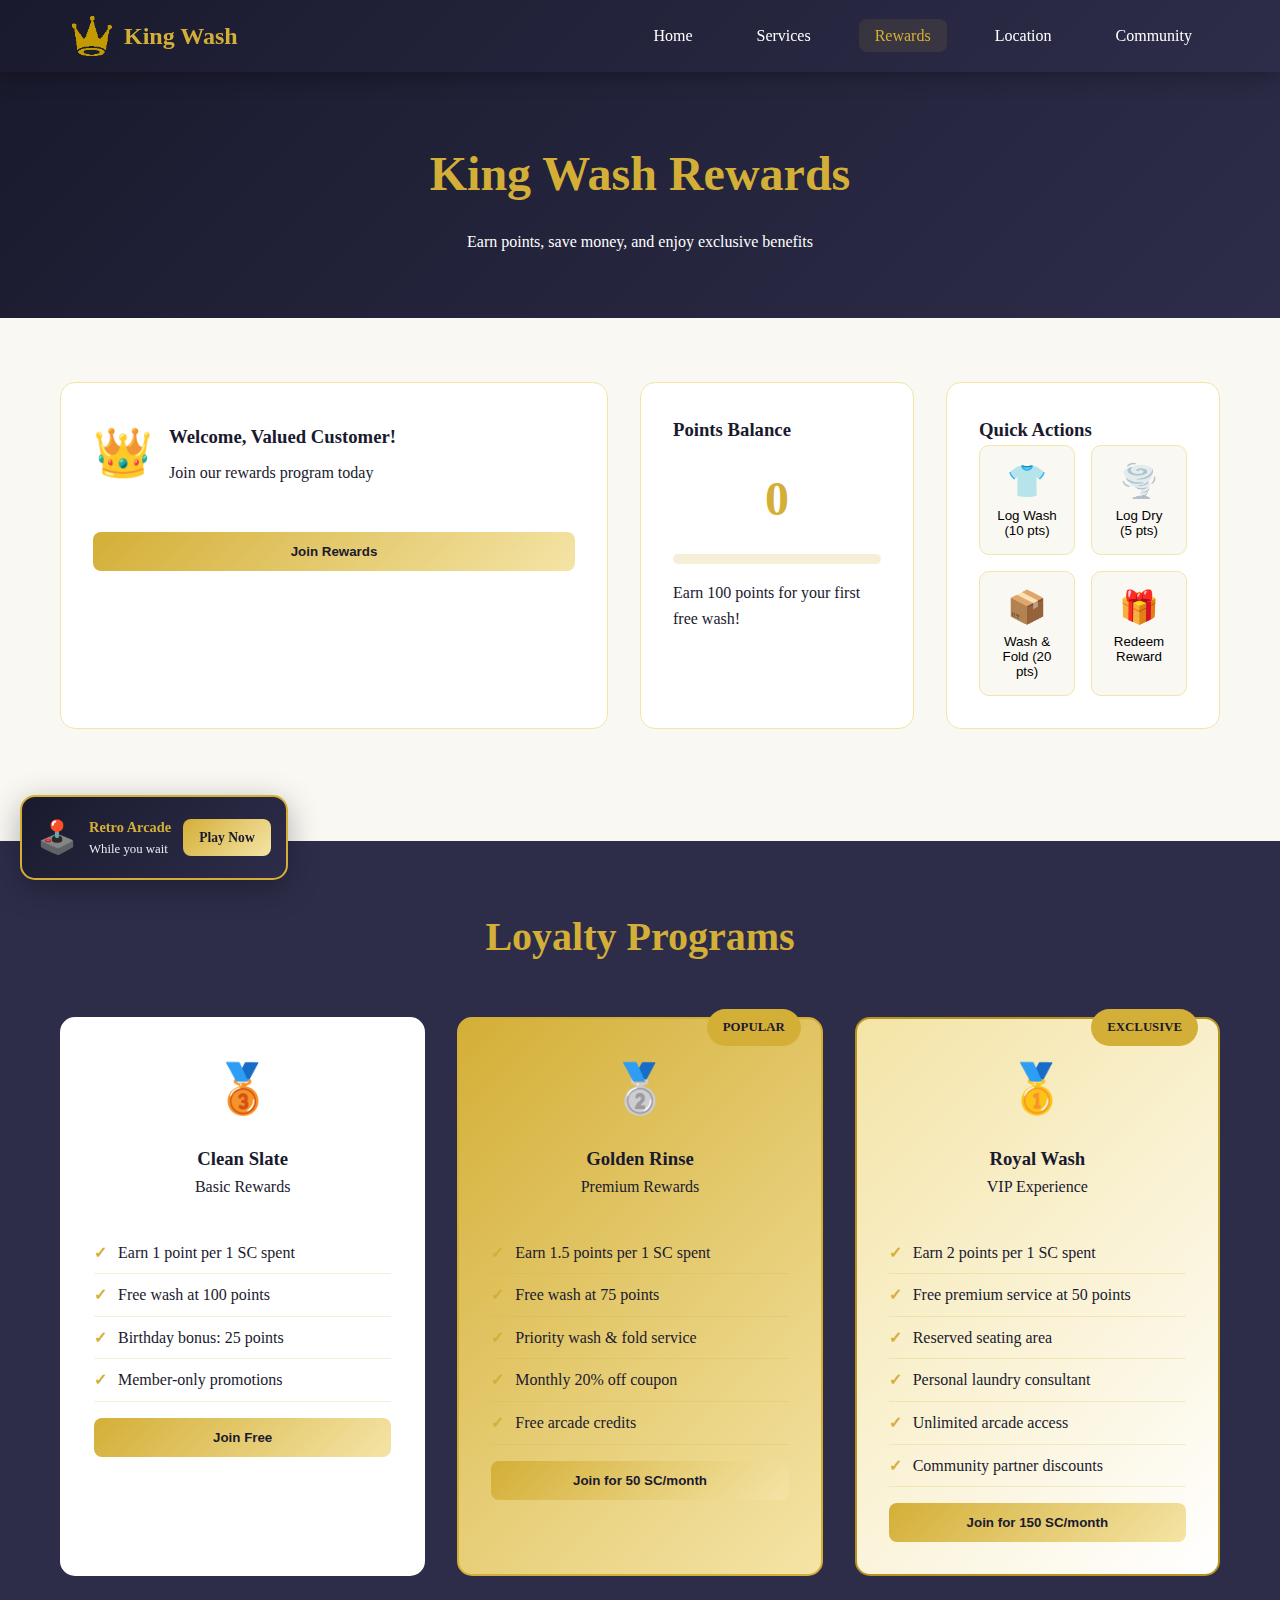
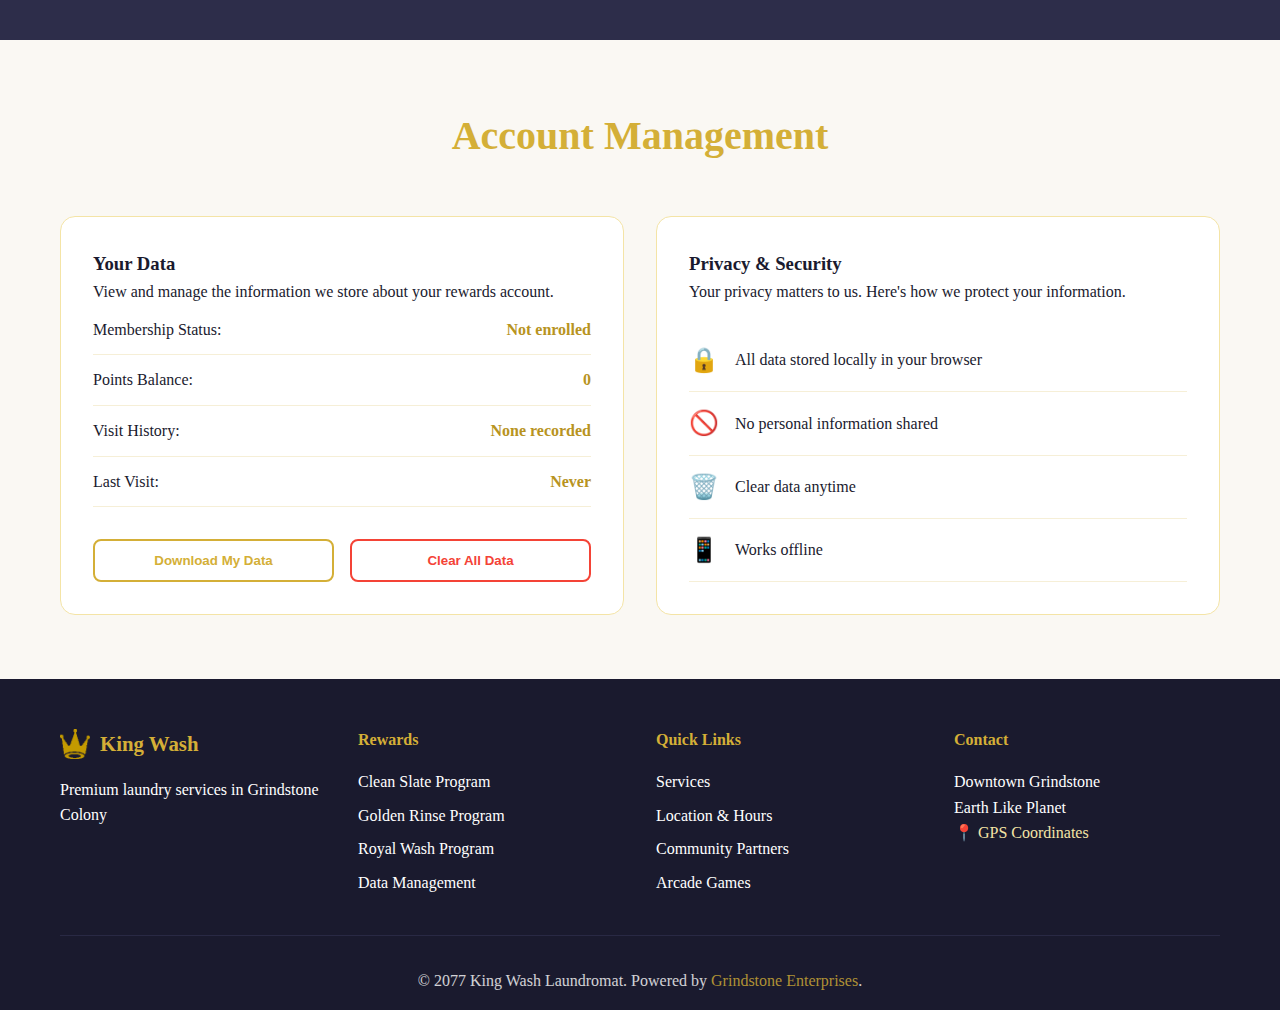
<file: rewards.html>
<!DOCTYPE html>
<html lang="en">
<head>
    <meta charset="UTF-8">
    <meta name="viewport" content="width=device-width, initial-scale=1.0">
    <title>Rewards Program - King Wash Laundromat | Grindstone Colony</title>
    <link rel="stylesheet" href="css/styles.css">
</head>
<body>
    <!-- Fixed Arcade Banner -->
    <div class="arcade-banner">
        <div class="arcade-banner-content">
            <div class="arcade-icon">🕹️</div>
            <div class="arcade-text">
                <span class="arcade-title">Retro Arcade</span>
                <span class="arcade-subtitle">While you wait</span>
            </div>
            <a href="arcade/index.html" class="arcade-button">Play Now</a>
        </div>
    </div>

    <header class="luxury-header">
        <nav class="main-nav">
            <div class="nav-logo">
                <img src="img/logo-gold.png" alt="King Wash" class="logo-img">
                <span class="logo-text">King Wash</span>
            </div>
            <ul class="nav-menu">
                <li><a href="index.html" class="nav-link">Home</a></li>
                <li><a href="services.html" class="nav-link">Services</a></li>
                <li><a href="rewards.html" class="nav-link active">Rewards</a></li>
                <li><a href="location.html" class="nav-link">Location</a></li>
                <li><a href="community.html" class="nav-link">Community</a></li>
            </ul>
        </nav>
    </header>

    <!-- Page Header -->
    <section class="page-header">
        <div class="container">
            <h1>King Wash Rewards</h1>
            <p>Earn points, save money, and enjoy exclusive benefits</p>
        </div>
    </section>

    <!-- Rewards Dashboard -->
    <section class="rewards-dashboard">
        <div class="container">
            <div class="dashboard-grid">
                <!-- Member Status Card -->
                <div class="status-card" id="member-status">
                    <div class="status-header">
                        <div class="status-icon">👑</div>
                        <div class="status-info">
                            <h3 id="member-name">Welcome, Valued Customer!</h3>
                            <p id="member-tier">Join our rewards program today</p>
                        </div>
                    </div>
                    <div class="status-details" id="member-details" style="display: none;">
                        <div class="detail-item">
                            <span class="detail-label">Current Points:</span>
                            <span class="detail-value" id="current-points">0</span>
                        </div>
                        <div class="detail-item">
                            <span class="detail-label">Total Visits:</span>
                            <span class="detail-value" id="total-visits">0</span>
                        </div>
                        <div class="detail-item">
                            <span class="detail-label">Member Since:</span>
                            <span class="detail-value" id="member-since">N/A</span>
                        </div>
                        <div class="detail-item">
                            <span class="detail-label">Next Reward:</span>
                            <span class="detail-value" id="next-reward">N/A</span>
                        </div>
                    </div>
                    <div class="status-actions">
                        <button id="join-btn" class="reward-button primary">Join Rewards</button>
                        <button id="manage-btn" class="reward-button secondary" style="display: none;">Manage Account</button>
                    </div>
                </div>

                <!-- Points Summary -->
                <div class="points-card">
                    <div class="points-header">
                        <h3>Points Balance</h3>
                        <div class="points-total" id="points-display">0</div>
                    </div>
                    <div class="points-progress">
                        <div class="progress-bar">
                            <div class="progress-fill" id="progress-fill"></div>
                        </div>
                        <p class="progress-text" id="progress-text">Earn 100 points for your first free wash!</p>
                    </div>
                </div>

                <!-- Quick Actions -->
                <div class="actions-card">
                    <h3>Quick Actions</h3>
                    <div class="action-buttons">
                        <button class="action-button" onclick="addPoints(10)">
                            <span class="action-icon">👕</span>
                            <span class="action-text">Log Wash (10 pts)</span>
                        </button>
                        <button class="action-button" onclick="addPoints(5)">
                            <span class="action-icon">🌪️</span>
                            <span class="action-text">Log Dry (5 pts)</span>
                        </button>
                        <button class="action-button" onclick="addPoints(20)">
                            <span class="action-icon">📦</span>
                            <span class="action-text">Wash & Fold (20 pts)</span>
                        </button>
                        <button class="action-button" onclick="redeemReward()">
                            <span class="action-icon">🎁</span>
                            <span class="action-text">Redeem Reward</span>
                        </button>
                    </div>
                </div>
            </div>
        </div>
    </section>

    <!-- Rewards Programs -->
    <section class="programs-section">
        <div class="container">
            <h2 class="section-title">Loyalty Programs</h2>
            <div class="programs-grid">
                <!-- Basic Rewards -->
                <div class="program-card basic">
                    <div class="program-header">
                        <div class="program-icon">🥉</div>
                        <h3>Clean Slate</h3>
                        <p class="program-subtitle">Basic Rewards</p>
                    </div>
                    <div class="program-benefits">
                        <ul>
                            <li>Earn 1 point per 1 SC spent</li>
                            <li>Free wash at 100 points</li>
                            <li>Birthday bonus: 25 points</li>
                            <li>Member-only promotions</li>
                        </ul>
                    </div>
                    <div class="program-action">
                        <button class="program-button" onclick="joinProgram('basic')">Join Free</button>
                    </div>
                </div>

                <!-- Premium Rewards -->
                <div class="program-card premium featured">
                    <div class="program-badge">Popular</div>
                    <div class="program-header">
                        <div class="program-icon">🥈</div>
                        <h3>Golden Rinse</h3>
                        <p class="program-subtitle">Premium Rewards</p>
                    </div>
                    <div class="program-benefits">
                        <ul>
                            <li>Earn 1.5 points per 1 SC spent</li>
                            <li>Free wash at 75 points</li>
                            <li>Priority wash & fold service</li>
                            <li>Monthly 20% off coupon</li>
                            <li>Free arcade credits</li>
                        </ul>
                    </div>
                    <div class="program-action">
                        <button class="program-button" onclick="joinProgram('premium')">Join for 50 SC/month</button>
                    </div>
                </div>

                <!-- VIP Rewards -->
                <div class="program-card vip">
                    <div class="program-badge">Exclusive</div>
                    <div class="program-header">
                        <div class="program-icon">🥇</div>
                        <h3>Royal Wash</h3>
                        <p class="program-subtitle">VIP Experience</p>
                    </div>
                    <div class="program-benefits">
                        <ul>
                            <li>Earn 2 points per 1 SC spent</li>
                            <li>Free premium service at 50 points</li>
                            <li>Reserved seating area</li>
                            <li>Personal laundry consultant</li>
                            <li>Unlimited arcade access</li>
                            <li>Community partner discounts</li>
                        </ul>
                    </div>
                    <div class="program-action">
                        <button class="program-button" onclick="joinProgram('vip')">Join for 150 SC/month</button>
                    </div>
                </div>
            </div>
        </div>
    </section>

    <!-- Data Management -->
    <section class="data-section">
        <div class="container">
            <h2 class="section-title">Account Management</h2>
            <div class="data-grid">
                <div class="data-card">
                    <h3>Your Data</h3>
                    <p>View and manage the information we store about your rewards account.</p>
                    <div class="data-list" id="data-list">
                        <div class="data-item">
                            <span class="data-key">Membership Status:</span>
                            <span class="data-value" id="data-status">Not enrolled</span>
                        </div>
                        <div class="data-item">
                            <span class="data-key">Points Balance:</span>
                            <span class="data-value" id="data-points">0</span>
                        </div>
                        <div class="data-item">
                            <span class="data-key">Visit History:</span>
                            <span class="data-value" id="data-visits">None recorded</span>
                        </div>
                        <div class="data-item">
                            <span class="data-key">Last Visit:</span>
                            <span class="data-value" id="data-last-visit">Never</span>
                        </div>
                    </div>
                    <div class="data-actions">
                        <button class="data-button" onclick="downloadData()">Download My Data</button>
                        <button class="data-button danger" onclick="clearAllData()">Clear All Data</button>
                    </div>
                </div>

                <div class="privacy-card">
                    <h3>Privacy & Security</h3>
                    <p>Your privacy matters to us. Here's how we protect your information.</p>
                    <div class="privacy-list">
                        <div class="privacy-item">
                            <span class="privacy-icon">🔒</span>
                            <span class="privacy-text">All data stored locally in your browser</span>
                        </div>
                        <div class="privacy-item">
                            <span class="privacy-icon">🚫</span>
                            <span class="privacy-text">No personal information shared</span>
                        </div>
                        <div class="privacy-item">
                            <span class="privacy-icon">🗑️</span>
                            <span class="privacy-text">Clear data anytime</span>
                        </div>
                        <div class="privacy-item">
                            <span class="privacy-icon">📱</span>
                            <span class="privacy-text">Works offline</span>
                        </div>
                    </div>
                </div>
            </div>
        </div>
    </section>

    <!-- Footer -->
    <footer class="luxury-footer">
        <div class="container">
            <div class="footer-content">
                <div class="footer-section">
                    <div class="footer-logo">
                        <img src="img/logo-gold.png" alt="King Wash">
                        <span>King Wash</span>
                    </div>
                    <p>Premium laundry services in Grindstone Colony</p>
                </div>
                <div class="footer-section">
                    <h4>Rewards</h4>
                    <ul>
                        <li><a href="#basic">Clean Slate Program</a></li>
                        <li><a href="#premium">Golden Rinse Program</a></li>
                        <li><a href="#vip">Royal Wash Program</a></li>
                        <li><a href="#data">Data Management</a></li>
                    </ul>
                </div>
                <div class="footer-section">
                    <h4>Quick Links</h4>
                    <ul>
                        <li><a href="services.html">Services</a></li>
                        <li><a href="location.html">Location & Hours</a></li>
                        <li><a href="community.html">Community Partners</a></li>
                        <li><a href="arcade/index.html">Arcade Games</a></li>
                    </ul>
                </div>
                <div class="footer-section">
                    <h4>Contact</h4>
                    <p>Downtown Grindstone<br>Earth Like Planet</p>
                    <p class="coordinates">
                        <a href="#" onclick="copyGPS('GPS:King Wash:12593.82:11777.22:-58311.1:#FF75C9F1:')">
                            📍 GPS Coordinates
                        </a>
                    </p>
                </div>
            </div>
            <div class="footer-bottom">
                <p>&copy; 2077 King Wash Laundromat. Powered by <span class="glitch-text" id="company-name">Grindstone Enterprises</span>.</p>
            </div>
        </div>
    </footer>

    <script>
        // Rewards System Management
        class RewardsManager {
            constructor() {
                this.storageKey = 'kingWashRewards';
                this.loadRewardsData();
                this.updateDisplay();
            }

            loadRewardsData() {
                const saved = localStorage.getItem(this.storageKey);
                this.data = saved ? JSON.parse(saved) : {
                    isEnrolled: false,
                    memberName: '',
                    program: '',
                    points: 0,
                    totalVisits: 0,
                    joinDate: null,
                    lastVisit: null,
                    visitHistory: []
                };
            }

            saveRewardsData() {
                localStorage.setItem(this.storageKey, JSON.stringify(this.data));
                this.updateDisplay();
                this.updateDataDisplay();
            }

            joinProgram(programType) {
                const name = prompt('Enter your name to join the rewards program:');
                if (name) {
                    this.data = {
                        isEnrolled: true,
                        memberName: name,
                        program: programType,
                        points: 0,
                        totalVisits: 0,
                        joinDate: new Date().toLocaleDateString(),
                        lastVisit: null,
                        visitHistory: []
                    };
                    this.saveRewardsData();
                    alert(`Welcome to King Wash Rewards, ${name}! You've joined the ${this.getProgramName(programType)} program.`);
                }
            }

            getProgramName(type) {
                const names = {
                    basic: 'Clean Slate',
                    premium: 'Golden Rinse',
                    vip: 'Royal Wash'
                };
                return names[type] || type;
            }

            addPoints(amount) {
                if (!this.data.isEnrolled) {
                    alert('Please join our rewards program first!');
                    return;
                }

                // Apply multipliers based on program
                const multipliers = { basic: 1, premium: 1.5, vip: 2 };
                const multiplier = multipliers[this.data.program] || 1;
                const actualPoints = Math.floor(amount * multiplier);

                this.data.points += actualPoints;
                this.data.totalVisits++;
                this.data.lastVisit = new Date().toLocaleDateString();
                this.data.visitHistory.push({
                    date: new Date().toLocaleDateString(),
                    points: actualPoints,
                    action: 'Service completed'
                });

                this.saveRewardsData();
                alert(`+${actualPoints} points earned! Total: ${this.data.points} points`);
            }

            redeemReward() {
                if (!this.data.isEnrolled) {
                    alert('Please join our rewards program first!');
                    return;
                }

                const rewardCosts = { basic: 100, premium: 75, vip: 50 };
                const cost = rewardCosts[this.data.program] || 100;

                if (this.data.points >= cost) {
                    this.data.points -= cost;
                    this.data.visitHistory.push({
                        date: new Date().toLocaleDateString(),
                        points: -cost,
                        action: 'Free wash redeemed'
                    });
                    this.saveRewardsData();
                    alert(`Congratulations! You've redeemed a free wash. Remaining points: ${this.data.points}`);
                } else {
                    alert(`You need ${cost - this.data.points} more points for a free wash.`);
                }
            }

            updateDisplay() {
                const memberName = document.getElementById('member-name');
                const memberTier = document.getElementById('member-tier');
                const memberDetails = document.getElementById('member-details');
                const joinBtn = document.getElementById('join-btn');
                const manageBtn = document.getElementById('manage-btn');
                const pointsDisplay = document.getElementById('points-display');
                const currentPoints = document.getElementById('current-points');
                const totalVisits = document.getElementById('total-visits');
                const memberSince = document.getElementById('member-since');
                const nextReward = document.getElementById('next-reward');
                const progressFill = document.getElementById('progress-fill');
                const progressText = document.getElementById('progress-text');

                if (this.data.isEnrolled) {
                    memberName.textContent = `Welcome back, ${this.data.memberName}!`;
                    memberTier.textContent = `${this.getProgramName(this.data.program)} Member`;
                    memberDetails.style.display = 'block';
                    joinBtn.style.display = 'none';
                    manageBtn.style.display = 'inline-block';

                    pointsDisplay.textContent = this.data.points;
                    currentPoints.textContent = this.data.points;
                    totalVisits.textContent = this.data.totalVisits;
                    memberSince.textContent = this.data.joinDate;

                    const rewardCosts = { basic: 100, premium: 75, vip: 50 };
                    const cost = rewardCosts[this.data.program] || 100;
                    const remaining = cost - this.data.points;
                    
                    if (remaining <= 0) {
                        nextReward.textContent = 'Free wash available!';
                        progressText.textContent = 'You have a free wash ready to redeem!';
                        progressFill.style.width = '100%';
                    } else {
                        nextReward.textContent = `${remaining} points to free wash`;
                        progressText.textContent = `${remaining} more points until your next free wash`;
                        progressFill.style.width = `${(this.data.points / cost) * 100}%`;
                    }
                } else {
                    memberName.textContent = 'Welcome, Valued Customer!';
                    memberTier.textContent = 'Join our rewards program today';
                    memberDetails.style.display = 'none';
                    joinBtn.style.display = 'inline-block';
                    manageBtn.style.display = 'none';
                    pointsDisplay.textContent = '0';
                    progressFill.style.width = '0%';
                    progressText.textContent = 'Earn 100 points for your first free wash!';
                }
            }

            updateDataDisplay() {
                document.getElementById('data-status').textContent = this.data.isEnrolled ? 
                    `${this.getProgramName(this.data.program)} Member` : 'Not enrolled';
                document.getElementById('data-points').textContent = this.data.points;
                document.getElementById('data-visits').textContent = this.data.totalVisits || 'None recorded';
                document.getElementById('data-last-visit').textContent = this.data.lastVisit || 'Never';
            }

            downloadData() {
                const dataStr = JSON.stringify(this.data, null, 2);
                const dataBlob = new Blob([dataStr], {type: 'application/json'});
                const url = URL.createObjectURL(dataBlob);
                const link = document.createElement('a');
                link.href = url;
                link.download = 'king-wash-rewards-data.json';
                document.body.appendChild(link);
                link.click();
                document.body.removeChild(link);
                URL.revokeObjectURL(url);
            }

            clearAllData() {
                if (confirm('Are you sure you want to clear all your rewards data? This cannot be undone.')) {
                    localStorage.removeItem(this.storageKey);
                    this.data = {
                        isEnrolled: false,
                        memberName: '',
                        program: '',
                        points: 0,
                        totalVisits: 0,
                        joinDate: null,
                        lastVisit: null,
                        visitHistory: []
                    };
                    this.updateDisplay();
                    this.updateDataDisplay();
                    alert('All rewards data has been cleared.');
                }
            }
        }

        // Initialize rewards system
        const rewardsManager = new RewardsManager();

        // Global functions for buttons
        function joinProgram(type) {
            rewardsManager.joinProgram(type);
        }

        function addPoints(amount) {
            rewardsManager.addPoints(amount);
        }

        function redeemReward() {
            rewardsManager.redeemReward();
        }

        function downloadData() {
            rewardsManager.downloadData();
        }

        function clearAllData() {
            rewardsManager.clearAllData();
        }

        // Copy GPS coordinates functionality
        function copyGPS(gpsString) {
            navigator.clipboard.writeText(gpsString).then(() => {
                alert('GPS coordinates copied to clipboard!');
            }).catch(() => {
                prompt('Copy these GPS coordinates:', gpsString);
            });
        }

        // Glitch effect for company name
        const companyName = document.getElementById('company-name');
        let isGlitched = false;
        
        companyName.addEventListener('mouseenter', function() {
            if (!isGlitched) {
                this.classList.add('glitching');
                
                setTimeout(() => {
                    this.textContent = 'Null Systems';
                    this.style.color = '#d4af37';
                    this.classList.remove('glitching');
                    isGlitched = true;
                    
                    const link = document.createElement('a');
                    link.href = 'https://sophiathekitty.github.io/GridDB/index.html';
                    link.target = '_blank';
                    link.className = 'glitch-text';
                    link.style.color = '#d4af37';
                    link.style.textDecoration = 'none';
                    link.textContent = 'Null Systems';
                    
                    this.parentNode.replaceChild(link, this);
                }, 500);
            }
        });
    </script>

    <style>
        /* Additional styles for rewards page */
        .page-header {
            background: var(--gradient-navy);
            color: var(--white);
            padding: 4rem 0;
            text-align: center;
        }

        .page-header h1 {
            font-size: 3rem;
            margin-bottom: 1rem;
            color: var(--gold-primary);
        }

        .rewards-dashboard {
            padding: 4rem 0;
            background: var(--cream);
        }

        .dashboard-grid {
            display: grid;
            grid-template-columns: 2fr 1fr 1fr;
            gap: 2rem;
            margin-bottom: 3rem;
        }

        .status-card, .points-card, .actions-card {
            background: var(--white);
            border-radius: 15px;
            padding: 2rem;
            border: 1px solid var(--gold-light);
            transition: all 0.3s ease;
        }

        .status-card:hover, .points-card:hover, .actions-card:hover {
            transform: translateY(-5px);
            box-shadow: 0 15px 35px var(--shadow-light);
        }

        .status-header {
            display: flex;
            align-items: center;
            gap: 1rem;
            margin-bottom: 1.5rem;
        }

        .status-icon {
            font-size: 3rem;
        }

        .status-info h3 {
            color: var(--navy-primary);
            margin-bottom: 0.5rem;
        }

        .detail-item {
            display: flex;
            justify-content: space-between;
            padding: 0.5rem 0;
            border-bottom: 1px solid rgba(212, 175, 55, 0.2);
        }

        .detail-value {
            font-weight: bold;
            color: var(--gold-dark);
        }

        .points-total {
            font-size: 3rem;
            font-weight: bold;
            color: var(--gold-primary);
            text-align: center;
            margin: 1rem 0;
        }

        .progress-bar {
            background: rgba(212, 175, 55, 0.2);
            border-radius: 25px;
            height: 10px;
            overflow: hidden;
            margin: 1rem 0;
        }

        .progress-fill {
            background: var(--gradient-gold);
            height: 100%;
            width: 0%;
            transition: width 0.5s ease;
        }

        .action-buttons {
            display: grid;
            grid-template-columns: 1fr 1fr;
            gap: 1rem;
        }

        .action-button {
            display: flex;
            flex-direction: column;
            align-items: center;
            padding: 1rem;
            background: var(--cream);
            border: 1px solid var(--gold-light);
            border-radius: 10px;
            cursor: pointer;
            transition: all 0.3s ease;
        }

        .action-button:hover {
            background: var(--gold-light);
            transform: translateY(-2px);
        }

        .action-icon {
            font-size: 2rem;
            margin-bottom: 0.5rem;
        }

        .programs-section {
            background: var(--navy-light);
            color: var(--white);
            padding: 4rem 0;
        }

        .programs-grid {
            display: grid;
            grid-template-columns: repeat(auto-fit, minmax(300px, 1fr));
            gap: 2rem;
        }

        .program-card {
            background: var(--white);
            color: var(--navy-primary);
            border-radius: 15px;
            padding: 2rem;
            position: relative;
            border: 2px solid transparent;
            transition: all 0.3s ease;
        }

        .program-card:hover {
            transform: translateY(-5px);
            box-shadow: 0 15px 35px var(--shadow-medium);
        }

        .program-card.featured {
            border-color: var(--gold-primary);
            background: var(--gradient-gold);
        }

        .program-card.vip {
            border-color: var(--gold-dark);
            background: linear-gradient(135deg, var(--gold-light), var(--white));
        }

        .program-badge {
            position: absolute;
            top: -10px;
            right: 20px;
            background: var(--gold-primary);
            color: var(--navy-primary);
            padding: 0.5rem 1rem;
            border-radius: 20px;
            font-size: 0.8rem;
            font-weight: bold;
            text-transform: uppercase;
        }

        .program-header {
            text-align: center;
            margin-bottom: 2rem;
        }

        .program-icon {
            font-size: 3rem;
            margin-bottom: 1rem;
        }

        .program-benefits ul {
            list-style: none;
            padding: 0;
        }

        .program-benefits li {
            padding: 0.5rem 0;
            border-bottom: 1px solid rgba(212, 175, 55, 0.2);
            position: relative;
            padding-left: 1.5rem;
        }

        .program-benefits li:before {
            content: '✓';
            position: absolute;
            left: 0;
            color: var(--gold-primary);
            font-weight: bold;
        }

        .program-button, .reward-button {
            background: var(--gradient-gold);
            color: var(--navy-primary);
            border: none;
            padding: 0.75rem 1.5rem;
            border-radius: 8px;
            font-weight: bold;
            cursor: pointer;
            transition: all 0.3s ease;
            width: 100%;
            margin-top: 1rem;
        }

        .reward-button.secondary {
            background: transparent;
            color: var(--gold-primary);
            border: 2px solid var(--gold-primary);
        }

        .program-button:hover, .reward-button:hover {
            transform: translateY(-2px);
            box-shadow: 0 5px 15px var(--shadow-medium);
        }

        .data-section {
            background: var(--cream);
            padding: 4rem 0;
        }

        .data-grid {
            display: grid;
            grid-template-columns: 1fr 1fr;
            gap: 2rem;
        }

        .data-card, .privacy-card {
            background: var(--white);
            border-radius: 15px;
            padding: 2rem;
            border: 1px solid var(--gold-light);
        }

        .data-item {
            display: flex;
            justify-content: space-between;
            padding: 0.75rem 0;
            border-bottom: 1px solid rgba(212, 175, 55, 0.2);
        }

        .data-value {
            font-weight: bold;
            color: var(--gold-dark);
        }

        .data-actions {
            display: flex;
            gap: 1rem;
            margin-top: 2rem;
        }

        .data-button {
            flex: 1;
            padding: 0.75rem 1.5rem;
            border: 2px solid var(--gold-primary);
            border-radius: 8px;
            font-weight: bold;
            cursor: pointer;
            transition: all 0.3s ease;
            background: transparent;
            color: var(--gold-primary);
        }

        .data-button.danger {
            border-color: #f44336;
            color: #f44336;
        }

        .data-button:hover {
            transform: translateY(-2px);
            box-shadow: 0 5px 15px var(--shadow-light);
        }

        .privacy-list {
            margin-top: 1.5rem;
        }

        .privacy-item {
            display: flex;
            align-items: center;
            gap: 1rem;
            padding: 0.75rem 0;
            border-bottom: 1px solid rgba(212, 175, 55, 0.2);
        }

        .privacy-icon {
            font-size: 1.5rem;
        }

        @media (max-width: 768px) {
            .dashboard-grid {
                grid-template-columns: 1fr;
            }
            
            .programs-grid {
                grid-template-columns: 1fr;
            }
            
            .data-grid {
                grid-template-columns: 1fr;
            }
            
            .data-actions {
                flex-direction: column;
            }
        }
    </style>
</body>
</html>
</file>
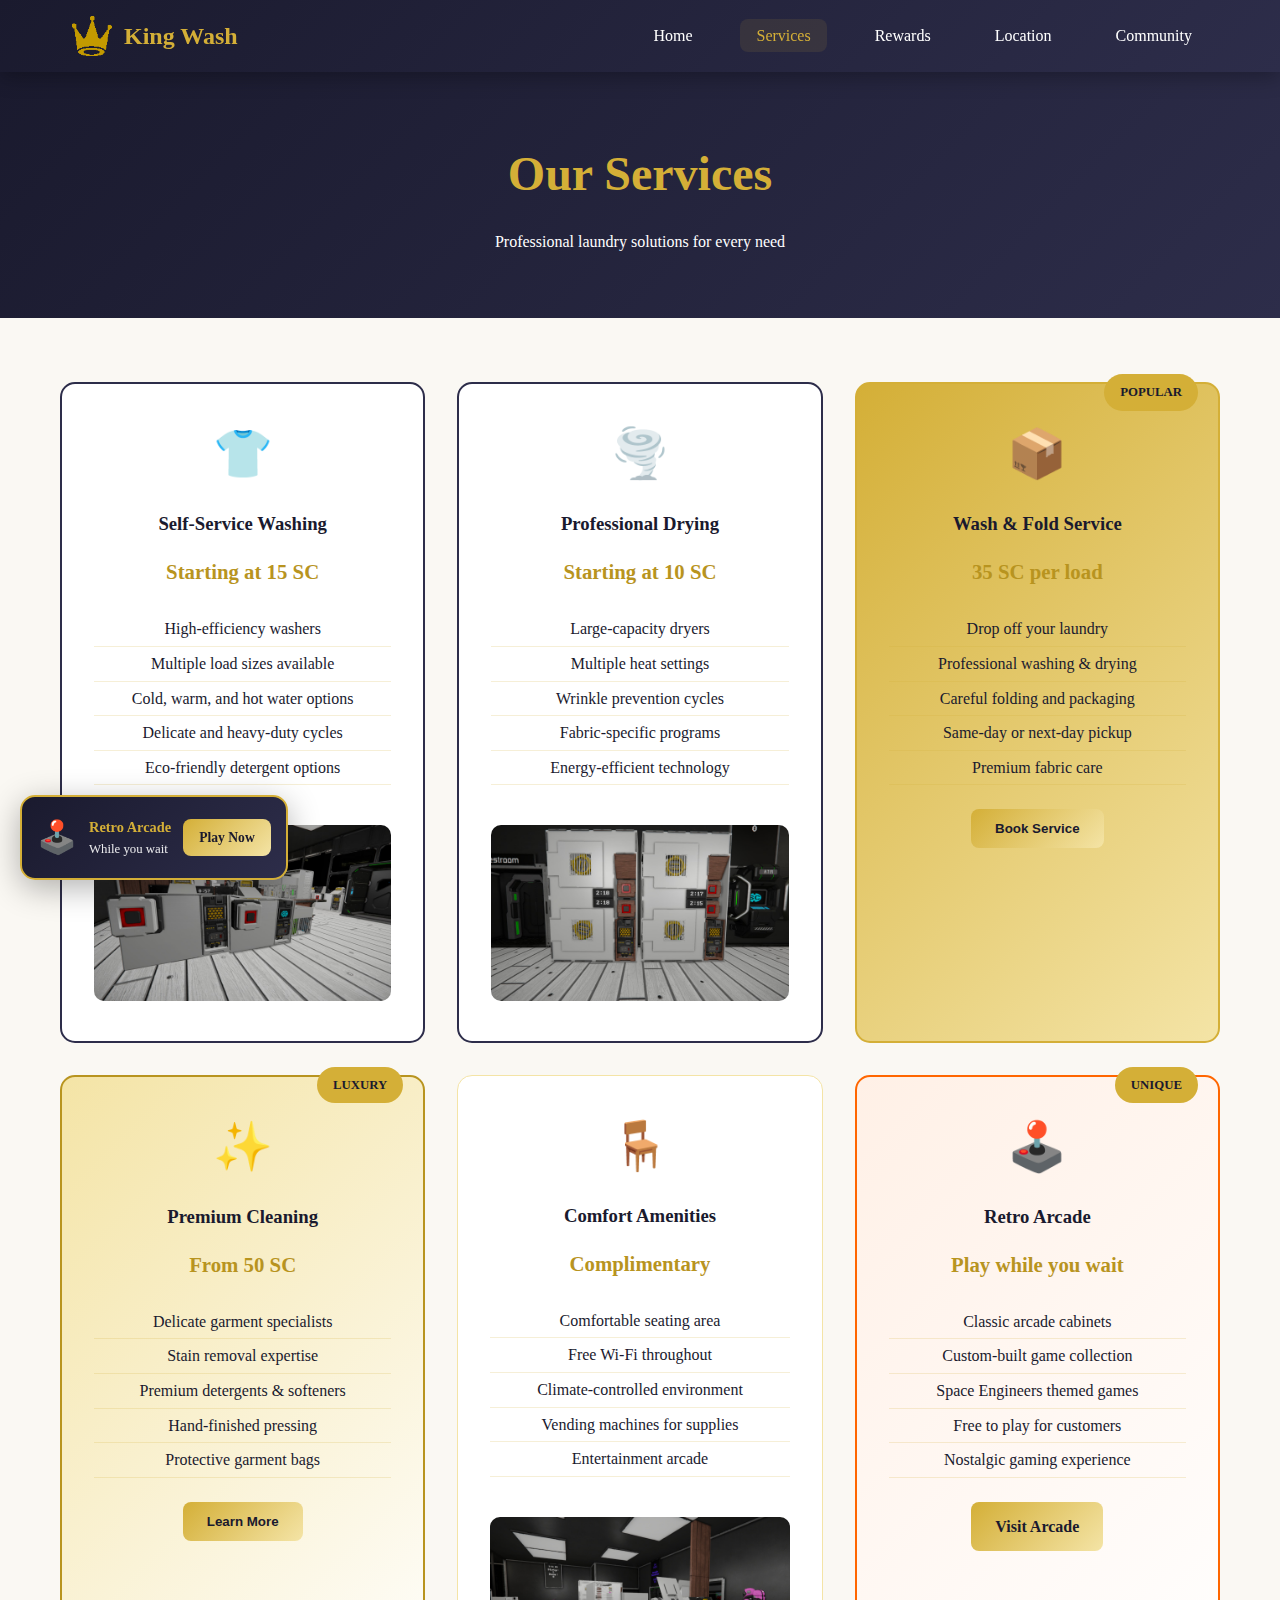
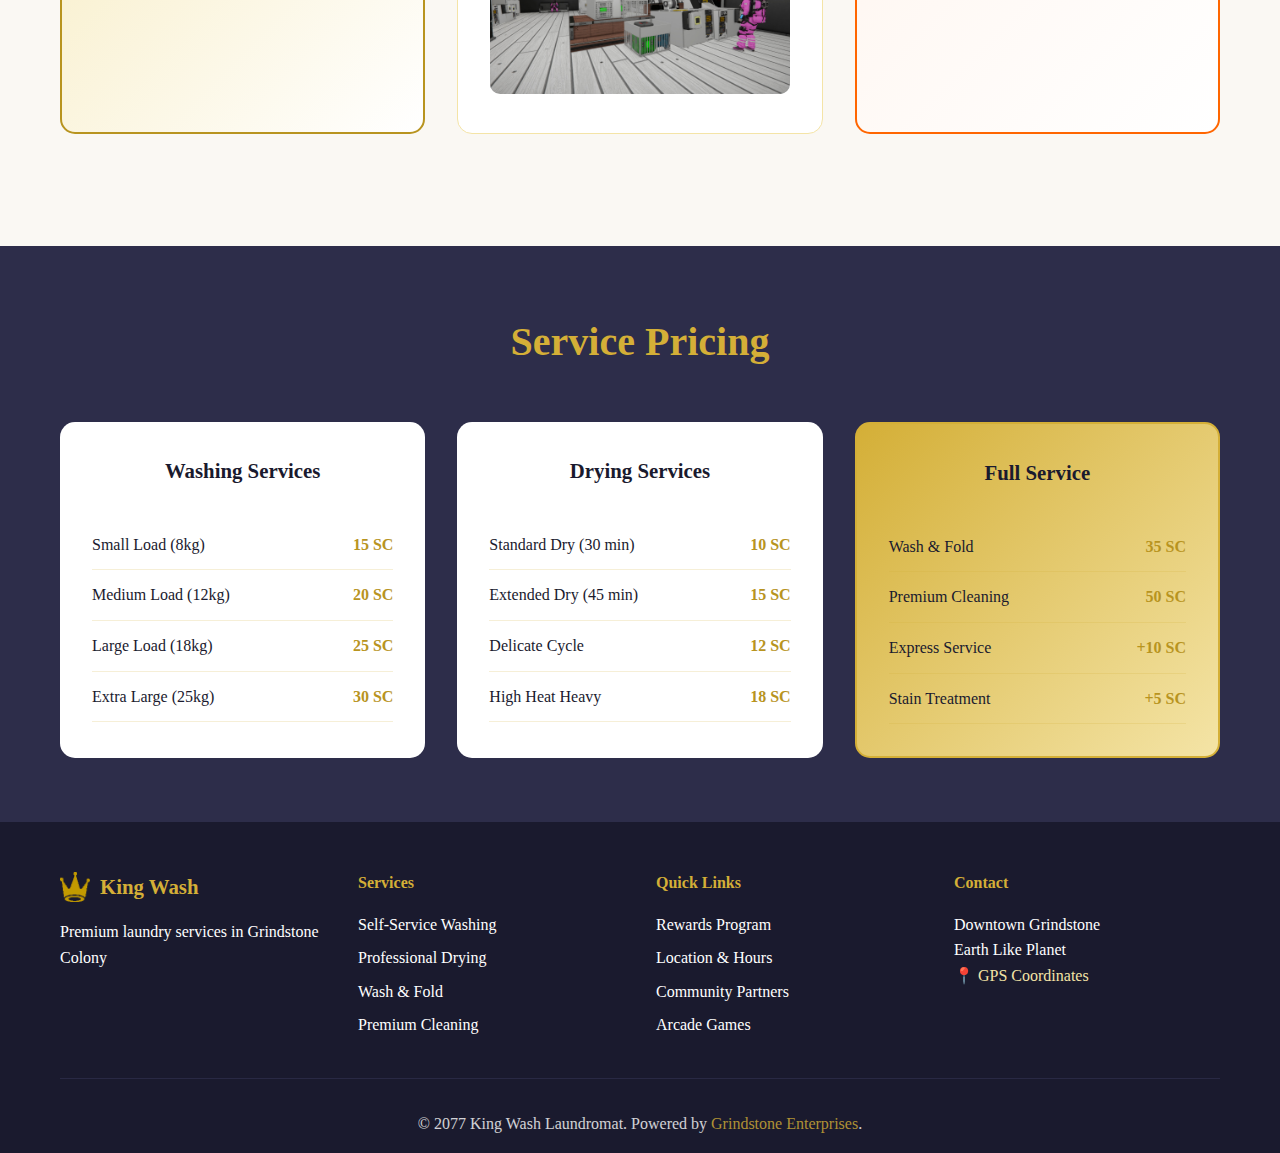
<file: services.html>
<!DOCTYPE html>
<html lang="en">
<head>
    <meta charset="UTF-8">
    <meta name="viewport" content="width=device-width, initial-scale=1.0">
    <title>Services - King Wash Laundromat | Grindstone Colony</title>
    <link rel="stylesheet" href="css/styles.css">
</head>
<body>
    <!-- Fixed Arcade Banner -->
    <div class="arcade-banner">
        <div class="arcade-banner-content">
            <div class="arcade-icon">🕹️</div>
            <div class="arcade-text">
                <span class="arcade-title">Retro Arcade</span>
                <span class="arcade-subtitle">While you wait</span>
            </div>
            <a href="arcade/index.html" class="arcade-button">Play Now</a>
        </div>
    </div>

    <header class="luxury-header">
        <nav class="main-nav">
            <div class="nav-logo">
                <img src="img/logo-gold.png" alt="King Wash" class="logo-img">
                <span class="logo-text">King Wash</span>
            </div>
            <ul class="nav-menu">
                <li><a href="index.html" class="nav-link">Home</a></li>
                <li><a href="services.html" class="nav-link active">Services</a></li>
                <li><a href="rewards.html" class="nav-link">Rewards</a></li>
                <li><a href="location.html" class="nav-link">Location</a></li>
                <li><a href="community.html" class="nav-link">Community</a></li>
            </ul>
        </nav>
    </header>

    <!-- Page Header -->
    <section class="page-header">
        <div class="container">
            <h1>Our Services</h1>
            <p>Professional laundry solutions for every need</p>
        </div>
    </section>

    <!-- Services Grid -->
    <section class="services-section">
        <div class="container">
            <div class="services-grid">
                <!-- Self-Service Washing -->
                <div class="service-card premium">
                    <div class="service-icon">👕</div>
                    <h3>Self-Service Washing</h3>
                    <div class="service-price">Starting at 15 SC</div>
                    <ul class="service-features">
                        <li>High-efficiency washers</li>
                        <li>Multiple load sizes available</li>
                        <li>Cold, warm, and hot water options</li>
                        <li>Delicate and heavy-duty cycles</li>
                        <li>Eco-friendly detergent options</li>
                    </ul>
                    <div class="service-photo">
                        <img src="img/photo1.jpg" alt="Modern washing machines">
                    </div>
                </div>

                <!-- Drying Services -->
                <div class="service-card premium">
                    <div class="service-icon">🌪️</div>
                    <h3>Professional Drying</h3>
                    <div class="service-price">Starting at 10 SC</div>
                    <ul class="service-features">
                        <li>Large-capacity dryers</li>
                        <li>Multiple heat settings</li>
                        <li>Wrinkle prevention cycles</li>
                        <li>Fabric-specific programs</li>
                        <li>Energy-efficient technology</li>
                    </ul>
                    <div class="service-photo">
                        <img src="img/photo2.jpg" alt="Professional dryers">
                    </div>
                </div>

                <!-- Wash & Fold -->
                <div class="service-card featured">
                    <div class="service-badge">Popular</div>
                    <div class="service-icon">📦</div>
                    <h3>Wash & Fold Service</h3>
                    <div class="service-price">35 SC per load</div>
                    <ul class="service-features">
                        <li>Drop off your laundry</li>
                        <li>Professional washing & drying</li>
                        <li>Careful folding and packaging</li>
                        <li>Same-day or next-day pickup</li>
                        <li>Premium fabric care</li>
                    </ul>
                    <div class="service-cta">
                        <button class="service-button">Book Service</button>
                    </div>
                </div>

                <!-- Premium Cleaning -->
                <div class="service-card luxury">
                    <div class="service-badge">Luxury</div>
                    <div class="service-icon">✨</div>
                    <h3>Premium Cleaning</h3>
                    <div class="service-price">From 50 SC</div>
                    <ul class="service-features">
                        <li>Delicate garment specialists</li>
                        <li>Stain removal expertise</li>
                        <li>Premium detergents & softeners</li>
                        <li>Hand-finished pressing</li>
                        <li>Protective garment bags</li>
                    </ul>
                    <div class="service-cta">
                        <button class="service-button">Learn More</button>
                    </div>
                </div>

                <!-- Amenities -->
                <div class="service-card">
                    <div class="service-icon">🪑</div>
                    <h3>Comfort Amenities</h3>
                    <div class="service-price">Complimentary</div>
                    <ul class="service-features">
                        <li>Comfortable seating area</li>
                        <li>Free Wi-Fi throughout</li>
                        <li>Climate-controlled environment</li>
                        <li>Vending machines for supplies</li>
                        <li>Entertainment arcade</li>
                    </ul>
                    <div class="service-photo">
                        <img src="img/photo7.jpg" alt="Comfortable seating area">
                    </div>
                </div>

                <!-- Arcade Entertainment -->
                <div class="service-card special">
                    <div class="service-badge">Unique</div>
                    <div class="service-icon">🕹️</div>
                    <h3>Retro Arcade</h3>
                    <div class="service-price">Play while you wait</div>
                    <ul class="service-features">
                        <li>Classic arcade cabinets</li>
                        <li>Custom-built game collection</li>
                        <li>Space Engineers themed games</li>
                        <li>Free to play for customers</li>
                        <li>Nostalgic gaming experience</li>
                    </ul>
                    <div class="service-cta">
                        <a href="arcade/index.html" class="service-button">Visit Arcade</a>
                    </div>
                </div>
            </div>
        </div>
    </section>

    <!-- Pricing Table -->
    <section class="pricing-section">
        <div class="container">
            <h2 class="section-title">Service Pricing</h2>
            <div class="pricing-table">
                <div class="pricing-column">
                    <h4>Washing Services</h4>
                    <div class="pricing-item">
                        <span class="item-name">Small Load (8kg)</span>
                        <span class="item-price">15 SC</span>
                    </div>
                    <div class="pricing-item">
                        <span class="item-name">Medium Load (12kg)</span>
                        <span class="item-price">20 SC</span>
                    </div>
                    <div class="pricing-item">
                        <span class="item-name">Large Load (18kg)</span>
                        <span class="item-price">25 SC</span>
                    </div>
                    <div class="pricing-item">
                        <span class="item-name">Extra Large (25kg)</span>
                        <span class="item-price">30 SC</span>
                    </div>
                </div>
                
                <div class="pricing-column">
                    <h4>Drying Services</h4>
                    <div class="pricing-item">
                        <span class="item-name">Standard Dry (30 min)</span>
                        <span class="item-price">10 SC</span>
                    </div>
                    <div class="pricing-item">
                        <span class="item-name">Extended Dry (45 min)</span>
                        <span class="item-price">15 SC</span>
                    </div>
                    <div class="pricing-item">
                        <span class="item-name">Delicate Cycle</span>
                        <span class="item-price">12 SC</span>
                    </div>
                    <div class="pricing-item">
                        <span class="item-name">High Heat Heavy</span>
                        <span class="item-price">18 SC</span>
                    </div>
                </div>
                
                <div class="pricing-column featured">
                    <h4>Full Service</h4>
                    <div class="pricing-item">
                        <span class="item-name">Wash & Fold</span>
                        <span class="item-price">35 SC</span>
                    </div>
                    <div class="pricing-item">
                        <span class="item-name">Premium Cleaning</span>
                        <span class="item-price">50 SC</span>
                    </div>
                    <div class="pricing-item">
                        <span class="item-name">Express Service</span>
                        <span class="item-price">+10 SC</span>
                    </div>
                    <div class="pricing-item">
                        <span class="item-name">Stain Treatment</span>
                        <span class="item-price">+5 SC</span>
                    </div>
                </div>
            </div>
        </div>
    </section>

    <!-- Footer -->
    <footer class="luxury-footer">
        <div class="container">
            <div class="footer-content">
                <div class="footer-section">
                    <div class="footer-logo">
                        <img src="img/logo-gold.png" alt="King Wash">
                        <span>King Wash</span>
                    </div>
                    <p>Premium laundry services in Grindstone Colony</p>
                </div>
                <div class="footer-section">
                    <h4>Services</h4>
                    <ul>
                        <li><a href="#washing">Self-Service Washing</a></li>
                        <li><a href="#drying">Professional Drying</a></li>
                        <li><a href="#fold">Wash & Fold</a></li>
                        <li><a href="#premium">Premium Cleaning</a></li>
                    </ul>
                </div>
                <div class="footer-section">
                    <h4>Quick Links</h4>
                    <ul>
                        <li><a href="rewards.html">Rewards Program</a></li>
                        <li><a href="location.html">Location & Hours</a></li>
                        <li><a href="community.html">Community Partners</a></li>
                        <li><a href="arcade/index.html">Arcade Games</a></li>
                    </ul>
                </div>
                <div class="footer-section">
                    <h4>Contact</h4>
                    <p>Downtown Grindstone<br>Earth Like Planet</p>
                    <p class="coordinates">
                        <a href="#" onclick="copyGPS('GPS:King Wash:12593.82:11777.22:-58311.1:#FF75C9F1:')">
                            📍 GPS Coordinates
                        </a>
                    </p>
                </div>
            </div>
            <div class="footer-bottom">
                <p>&copy; 2077 King Wash Laundromat. Powered by <span class="glitch-text" id="company-name">Grindstone Enterprises</span>.</p>
            </div>
        </div>
    </footer>

    <script>
        // Copy GPS coordinates functionality
        function copyGPS(gpsString) {
            navigator.clipboard.writeText(gpsString).then(() => {
                alert('GPS coordinates copied to clipboard!');
            }).catch(() => {
                prompt('Copy these GPS coordinates:', gpsString);
            });
        }

        // Glitch effect for company name
        const companyName = document.getElementById('company-name');
        let isGlitched = false;
        
        companyName.addEventListener('mouseenter', function() {
            if (!isGlitched) {
                this.classList.add('glitching');
                
                setTimeout(() => {
                    this.textContent = 'Null Systems';
                    this.style.color = '#d4af37';
                    this.classList.remove('glitching');
                    isGlitched = true;
                    
                    const link = document.createElement('a');
                    link.href = 'https://sophiathekitty.github.io/GridDB/index.html';
                    link.target = '_blank';
                    link.className = 'glitch-text';
                    link.style.color = '#d4af37';
                    link.style.textDecoration = 'none';
                    link.textContent = 'Null Systems';
                    
                    this.parentNode.replaceChild(link, this);
                }, 500);
            }
        });
    </script>

    <style>
        /* Additional styles for services page */
        .page-header {
            background: var(--gradient-navy);
            color: var(--white);
            padding: 4rem 0;
            text-align: center;
        }

        .page-header h1 {
            font-size: 3rem;
            margin-bottom: 1rem;
            color: var(--gold-primary);
        }

        .services-section {
            padding: 4rem 0;
            background: var(--cream);
        }

        .services-grid {
            display: grid;
            grid-template-columns: repeat(auto-fit, minmax(350px, 1fr));
            gap: 2rem;
            margin-bottom: 3rem;
        }

        .service-card {
            background: var(--white);
            border-radius: 15px;
            padding: 2rem;
            text-align: center;
            border: 1px solid var(--gold-light);
            transition: all 0.3s ease;
            position: relative;
        }

        .service-card:hover {
            transform: translateY(-5px);
            box-shadow: 0 15px 35px var(--shadow-light);
        }

        .service-card.featured {
            border: 2px solid var(--gold-primary);
            background: var(--gradient-gold);
        }

        .service-card.luxury {
            border: 2px solid var(--gold-dark);
            background: linear-gradient(135deg, var(--gold-light), var(--white));
        }

        .service-card.premium {
            border: 2px solid var(--navy-light);
        }

        .service-card.special {
            border: 2px solid #ff6600;
            background: linear-gradient(135deg, #fff0e6, var(--white));
        }

        .service-badge {
            position: absolute;
            top: -10px;
            right: 20px;
            background: var(--gold-primary);
            color: var(--navy-primary);
            padding: 0.5rem 1rem;
            border-radius: 20px;
            font-size: 0.8rem;
            font-weight: bold;
            text-transform: uppercase;
        }

        .service-icon {
            font-size: 3rem;
            margin-bottom: 1rem;
        }

        .service-price {
            font-size: 1.3rem;
            font-weight: bold;
            color: var(--gold-dark);
            margin: 1rem 0;
        }

        .service-features {
            list-style: none;
            padding: 0;
            margin: 1.5rem 0;
        }

        .service-features li {
            padding: 0.25rem 0;
            border-bottom: 1px solid rgba(212, 175, 55, 0.2);
        }

        .service-photo img {
            width: 100%;
            border-radius: 10px;
            margin-top: 1rem;
        }

        .service-button {
            background: var(--gradient-gold);
            color: var(--navy-primary);
            border: none;
            padding: 0.75rem 1.5rem;
            border-radius: 8px;
            font-weight: bold;
            cursor: pointer;
            transition: all 0.3s ease;
            text-decoration: none;
            display: inline-block;
        }

        .service-button:hover {
            transform: translateY(-2px);
            box-shadow: 0 5px 15px var(--shadow-medium);
        }

        .pricing-section {
            background: var(--navy-light);
            color: var(--white);
            padding: 4rem 0;
        }

        .pricing-table {
            display: grid;
            grid-template-columns: repeat(auto-fit, minmax(300px, 1fr));
            gap: 2rem;
        }

        .pricing-column {
            background: var(--white);
            color: var(--navy-primary);
            border-radius: 15px;
            padding: 2rem;
        }

        .pricing-column.featured {
            border: 2px solid var(--gold-primary);
            background: var(--gradient-gold);
        }

        .pricing-column h4 {
            text-align: center;
            margin-bottom: 2rem;
            color: var(--navy-primary);
            font-size: 1.3rem;
        }

        .pricing-item {
            display: flex;
            justify-content: space-between;
            padding: 0.75rem 0;
            border-bottom: 1px solid rgba(212, 175, 55, 0.2);
        }

        .item-price {
            font-weight: bold;
            color: var(--gold-dark);
        }

        @media (max-width: 768px) {
            .services-grid {
                grid-template-columns: 1fr;
            }
            
            .pricing-table {
                grid-template-columns: 1fr;
            }
        }
    </style>
</body>
</html>
</file>
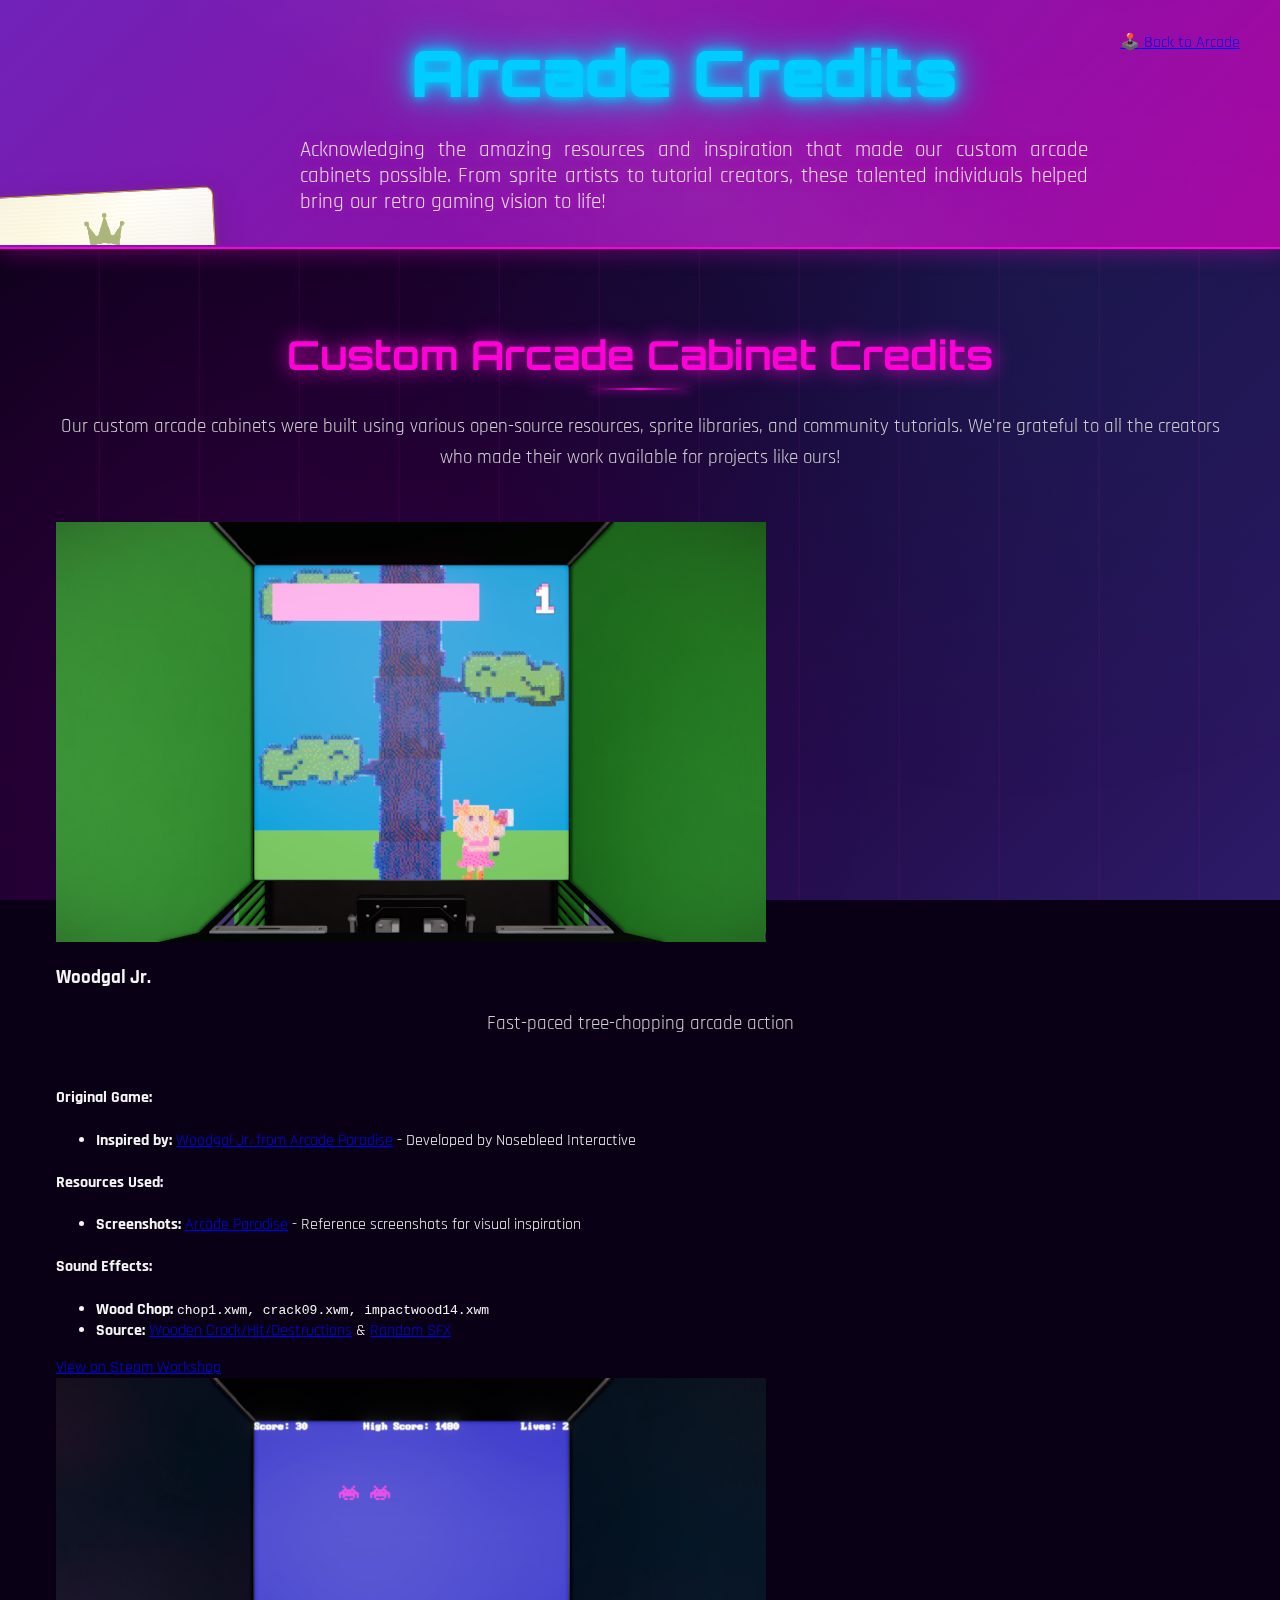
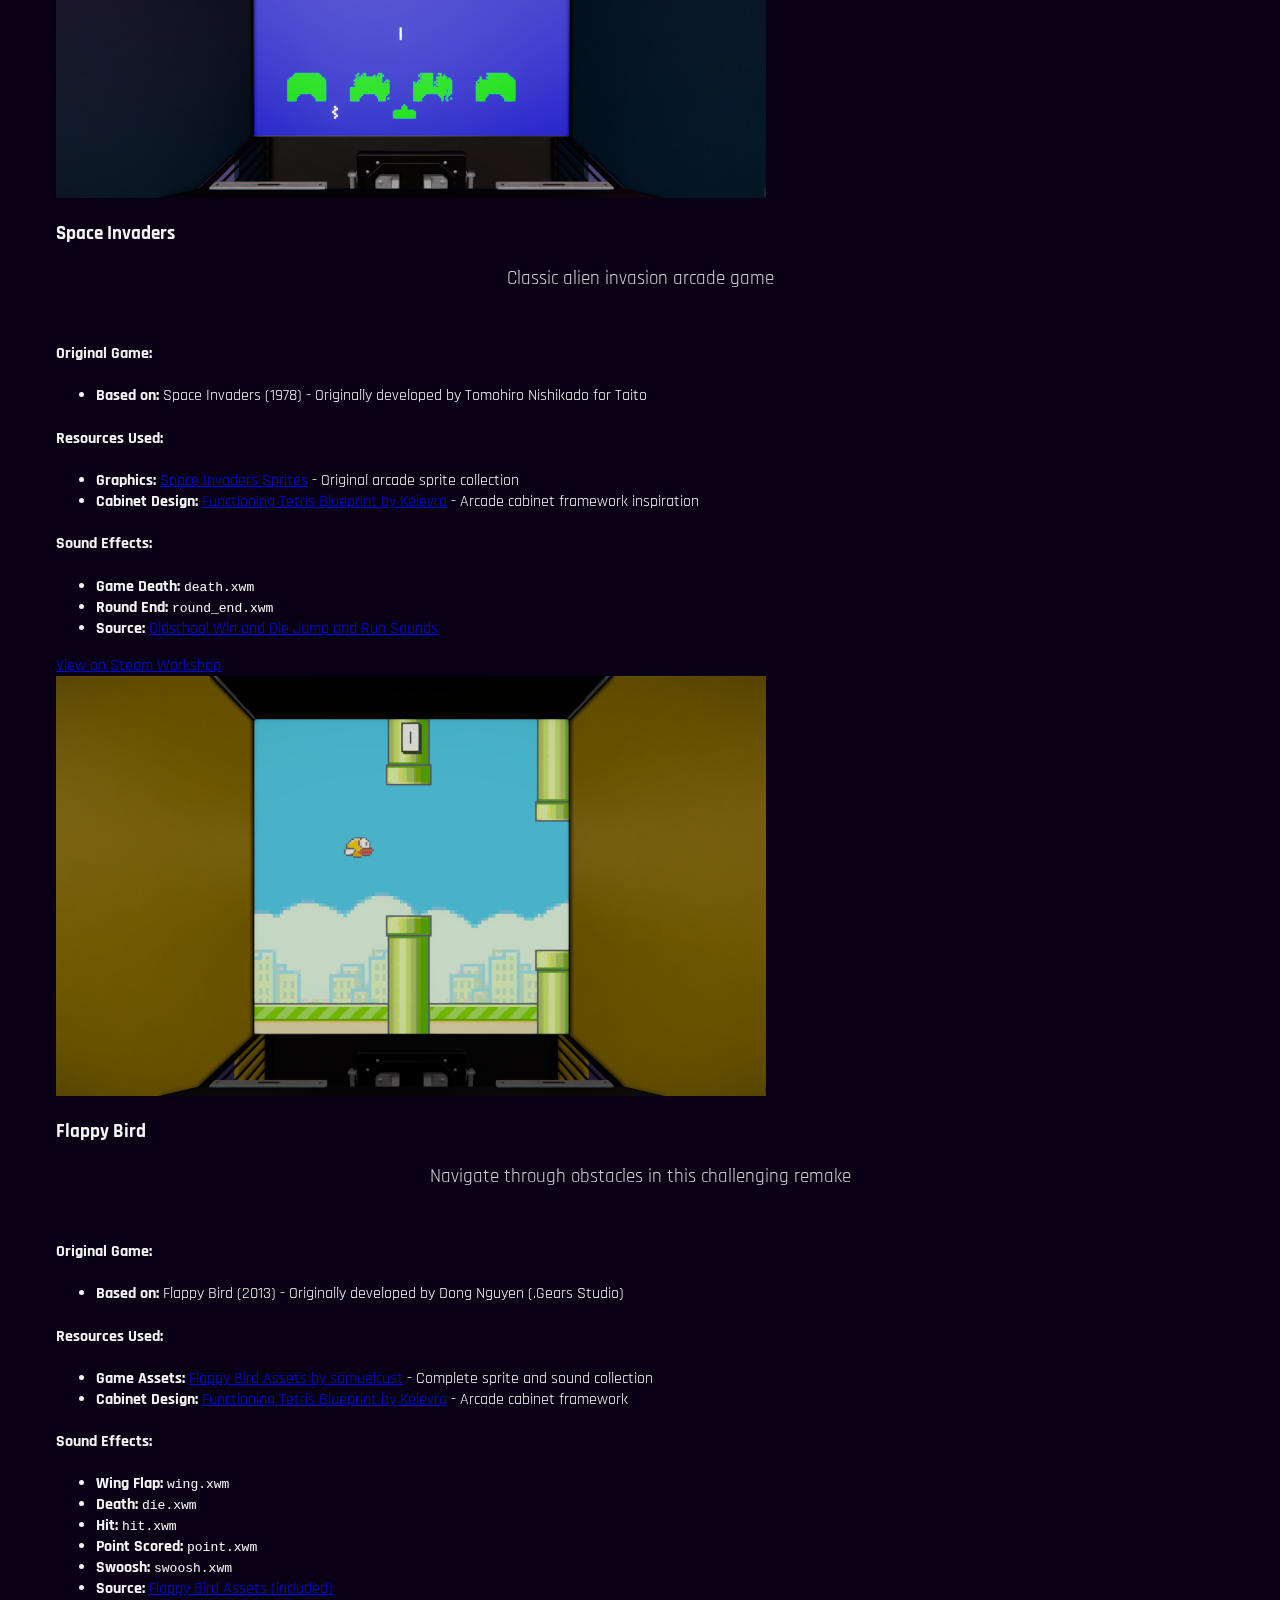
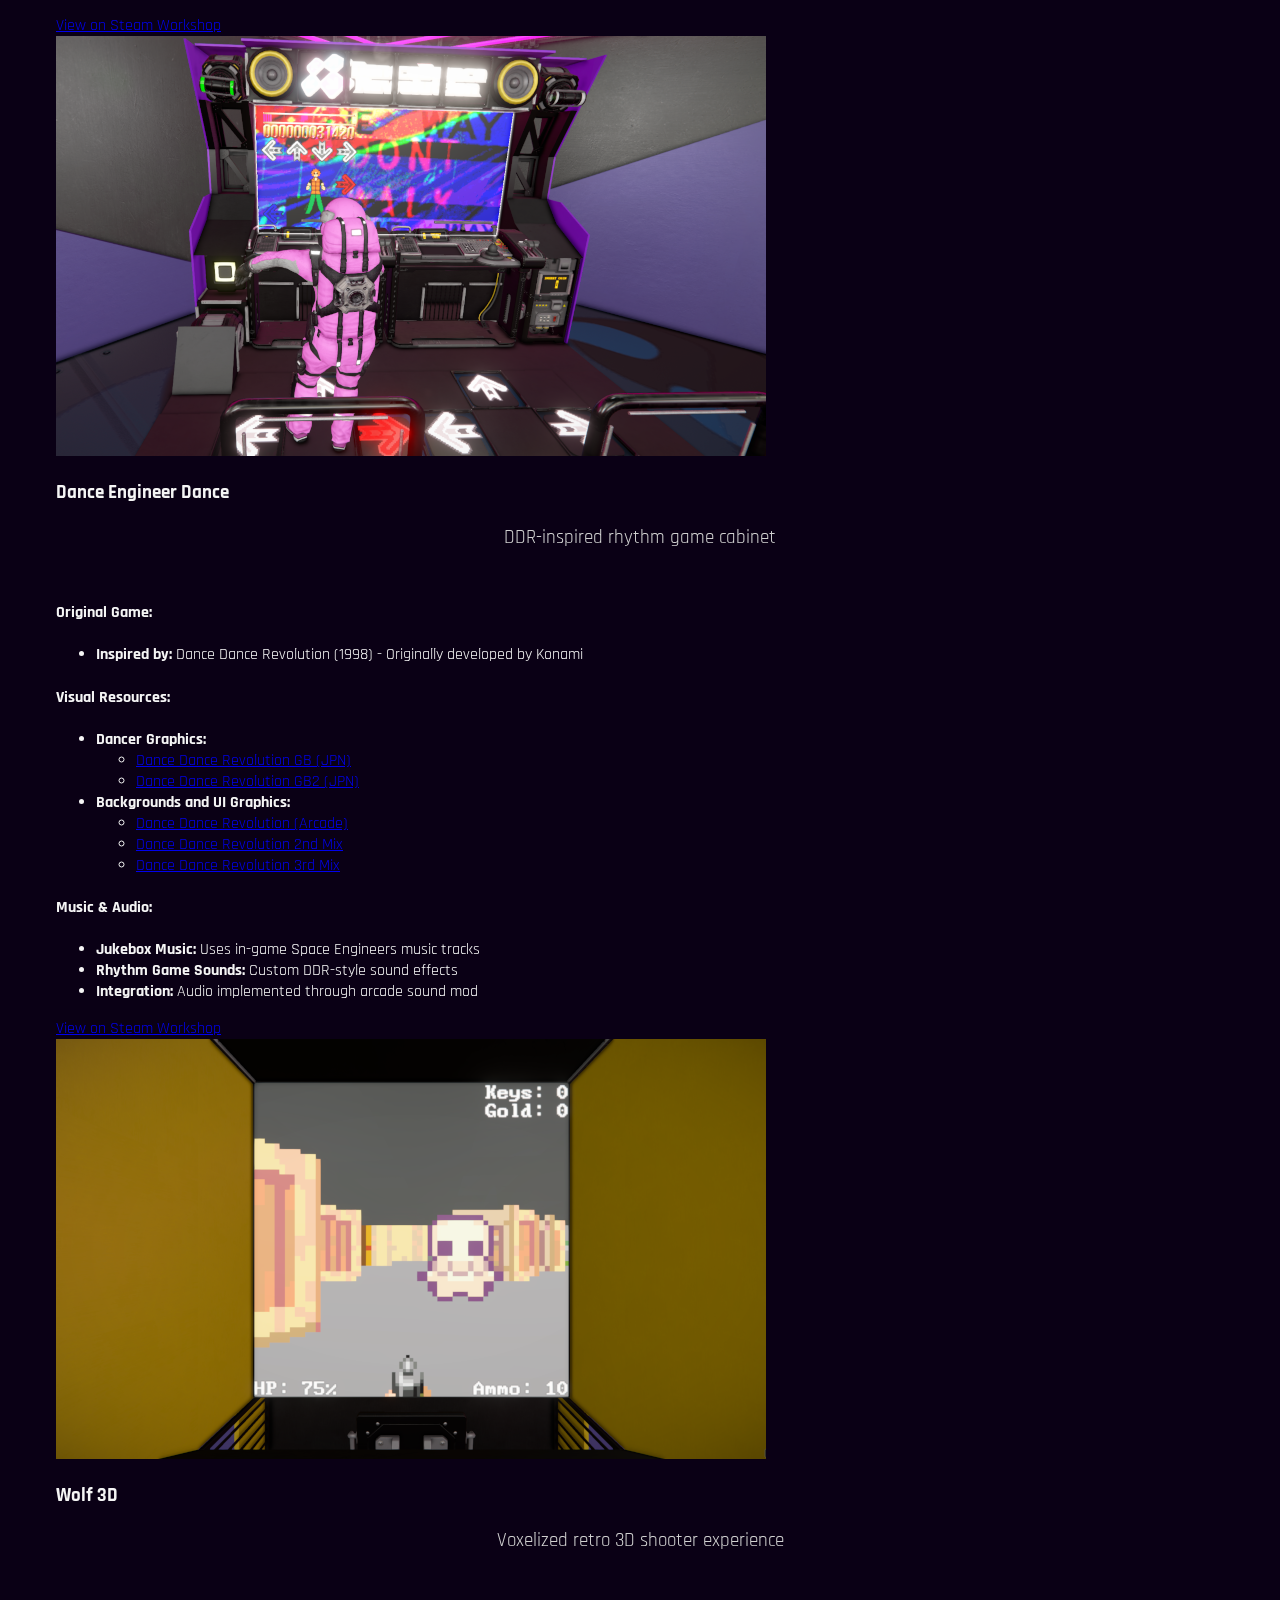
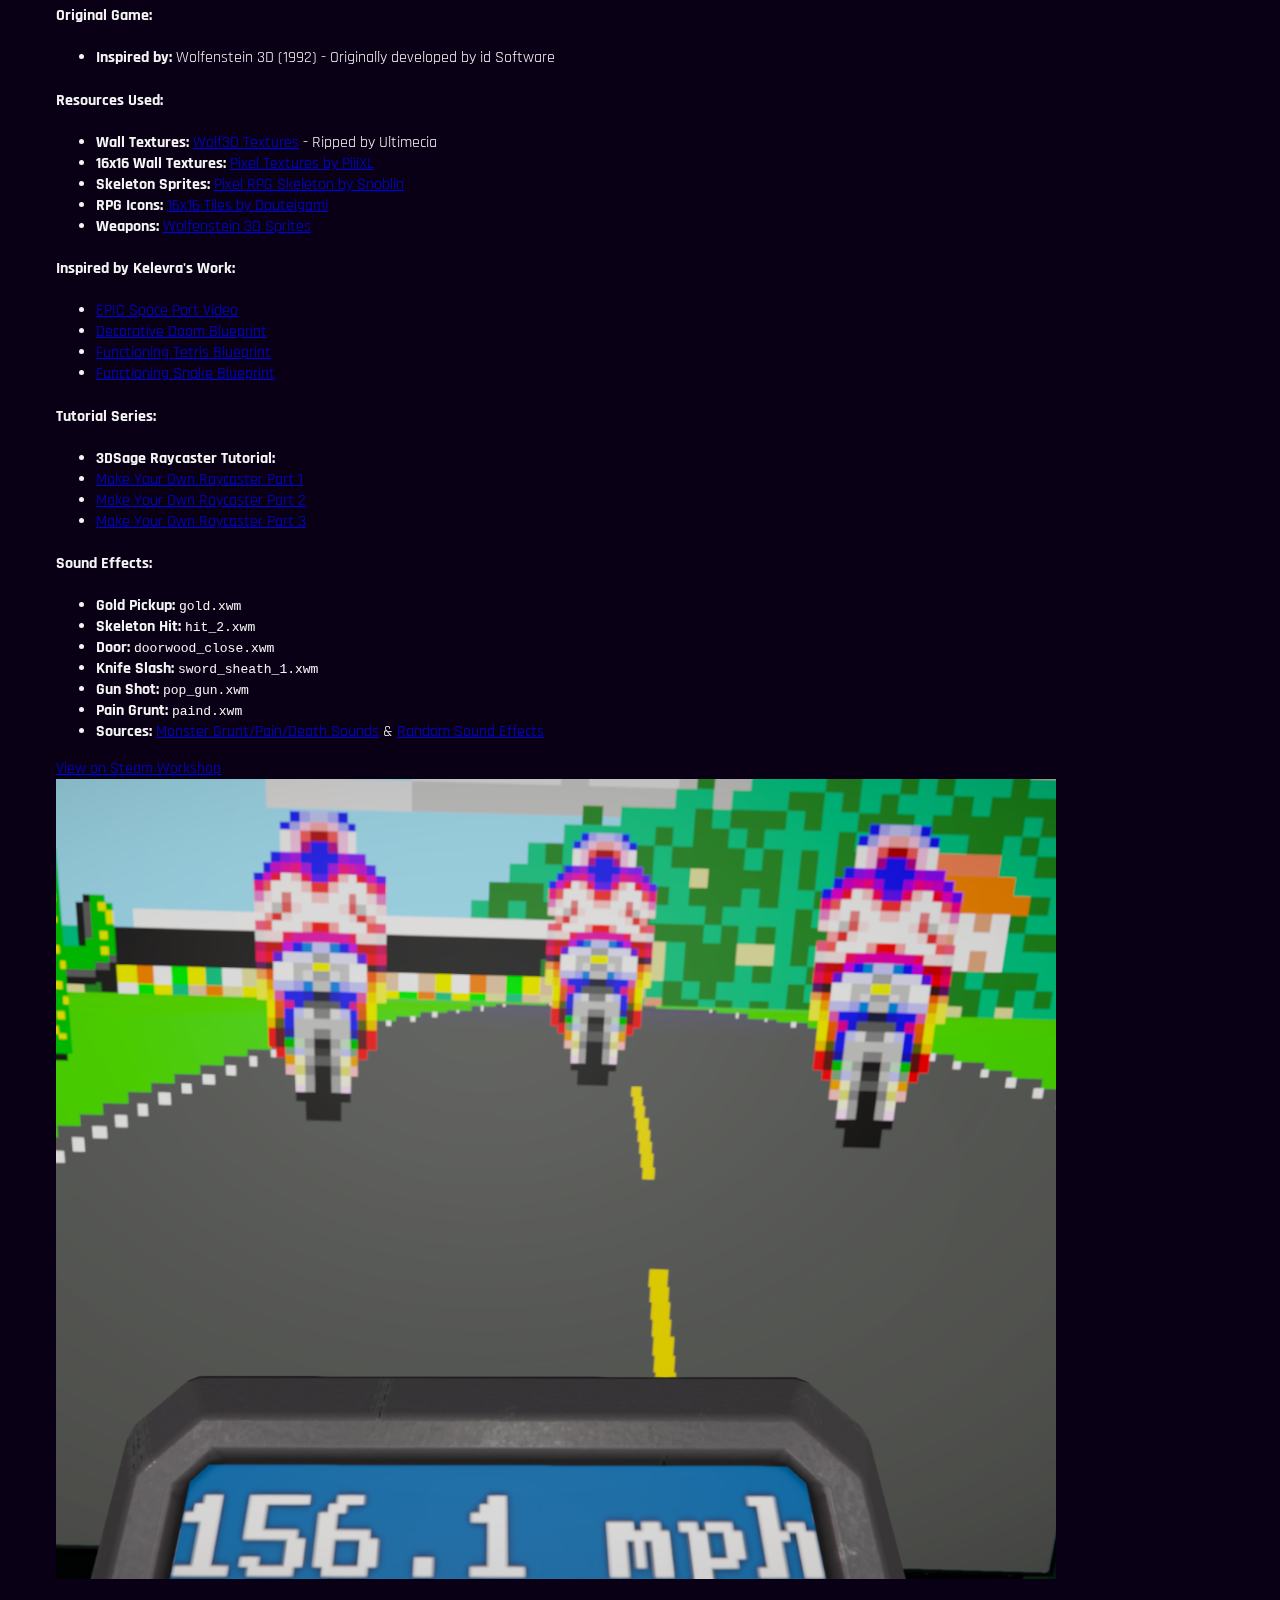
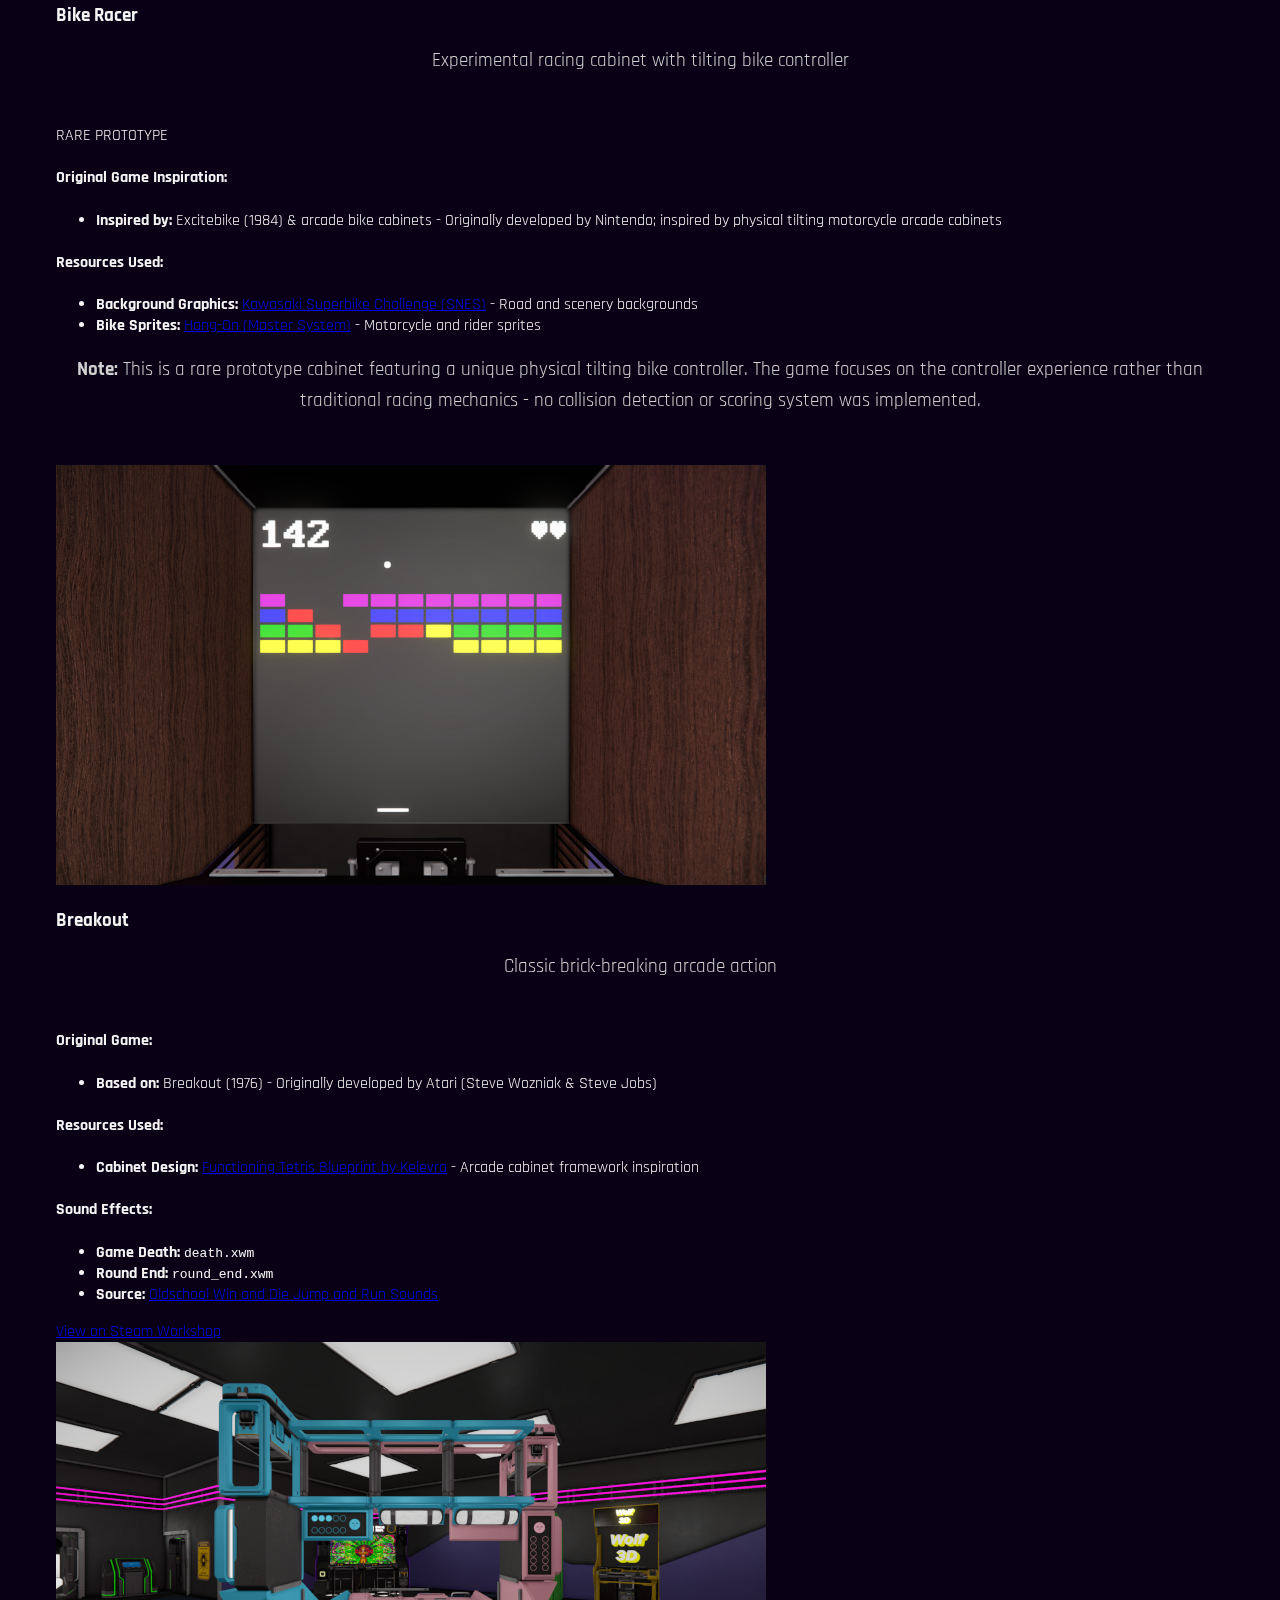
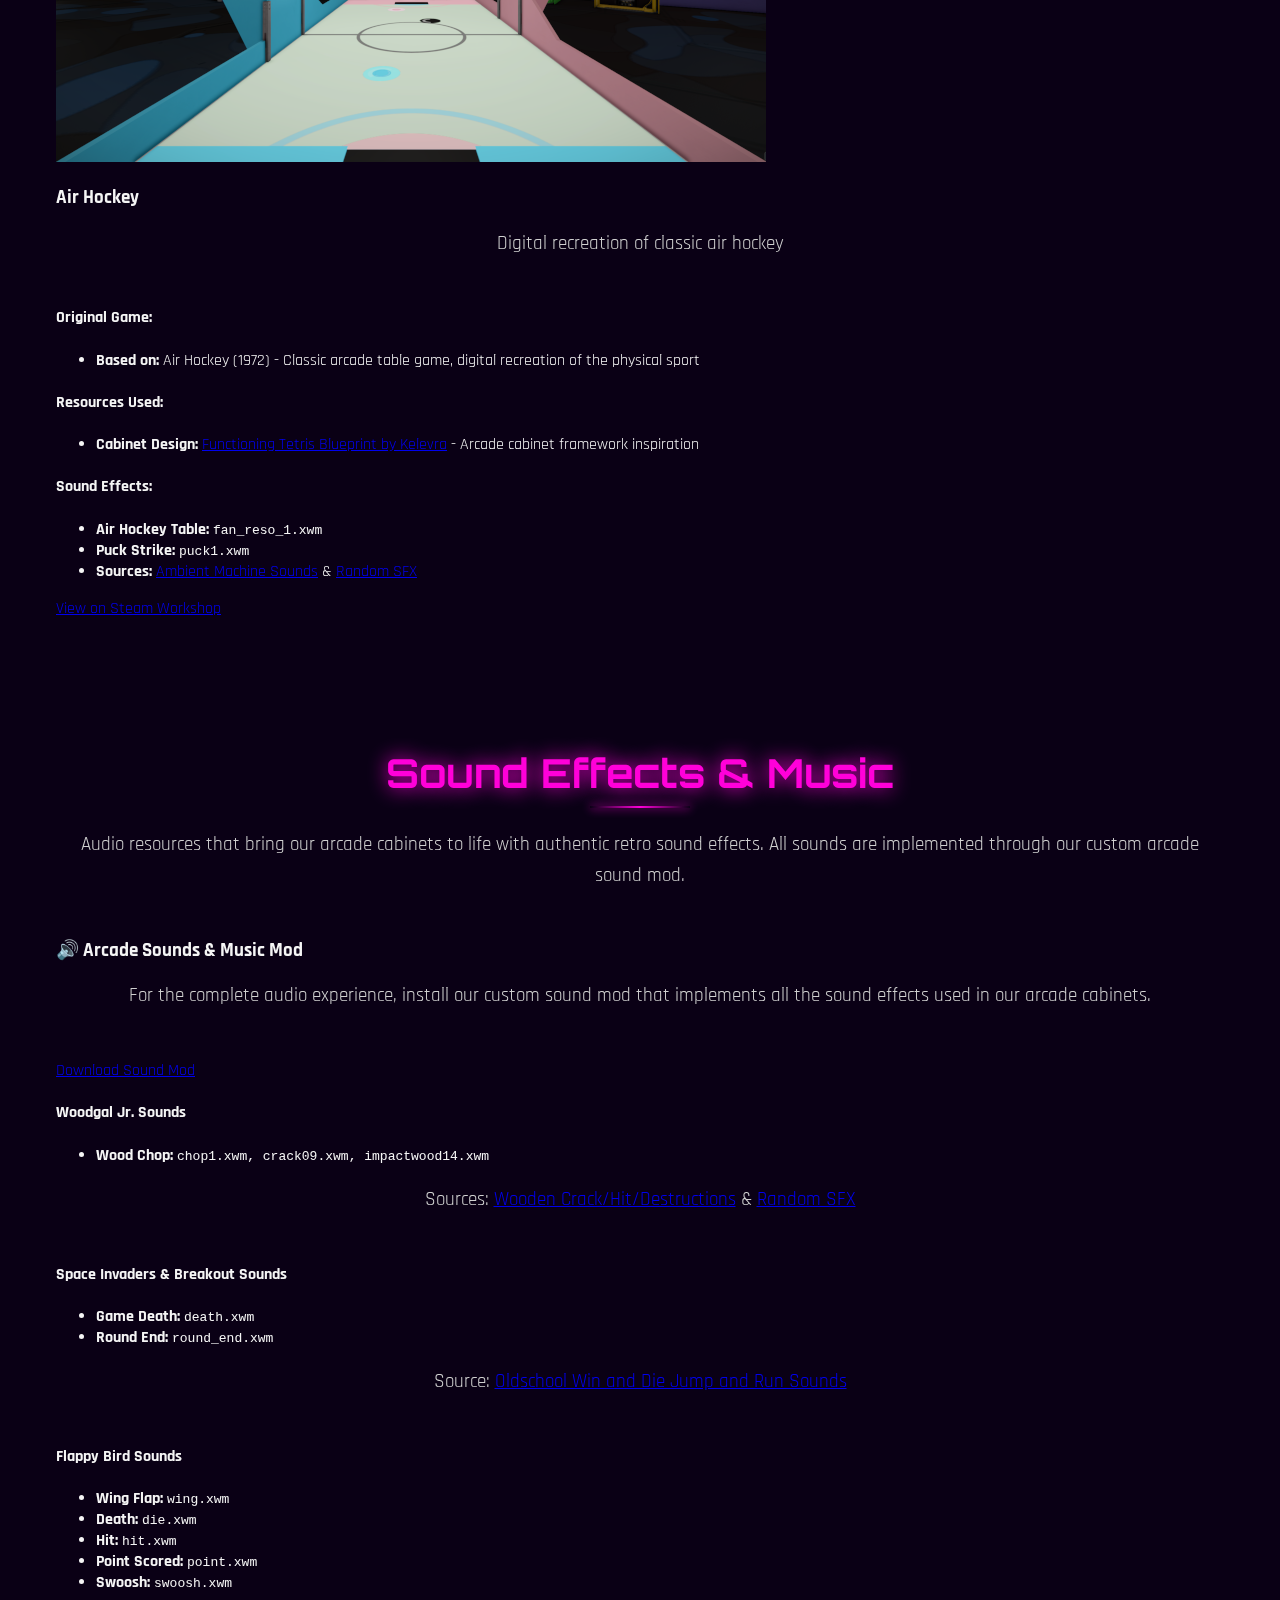
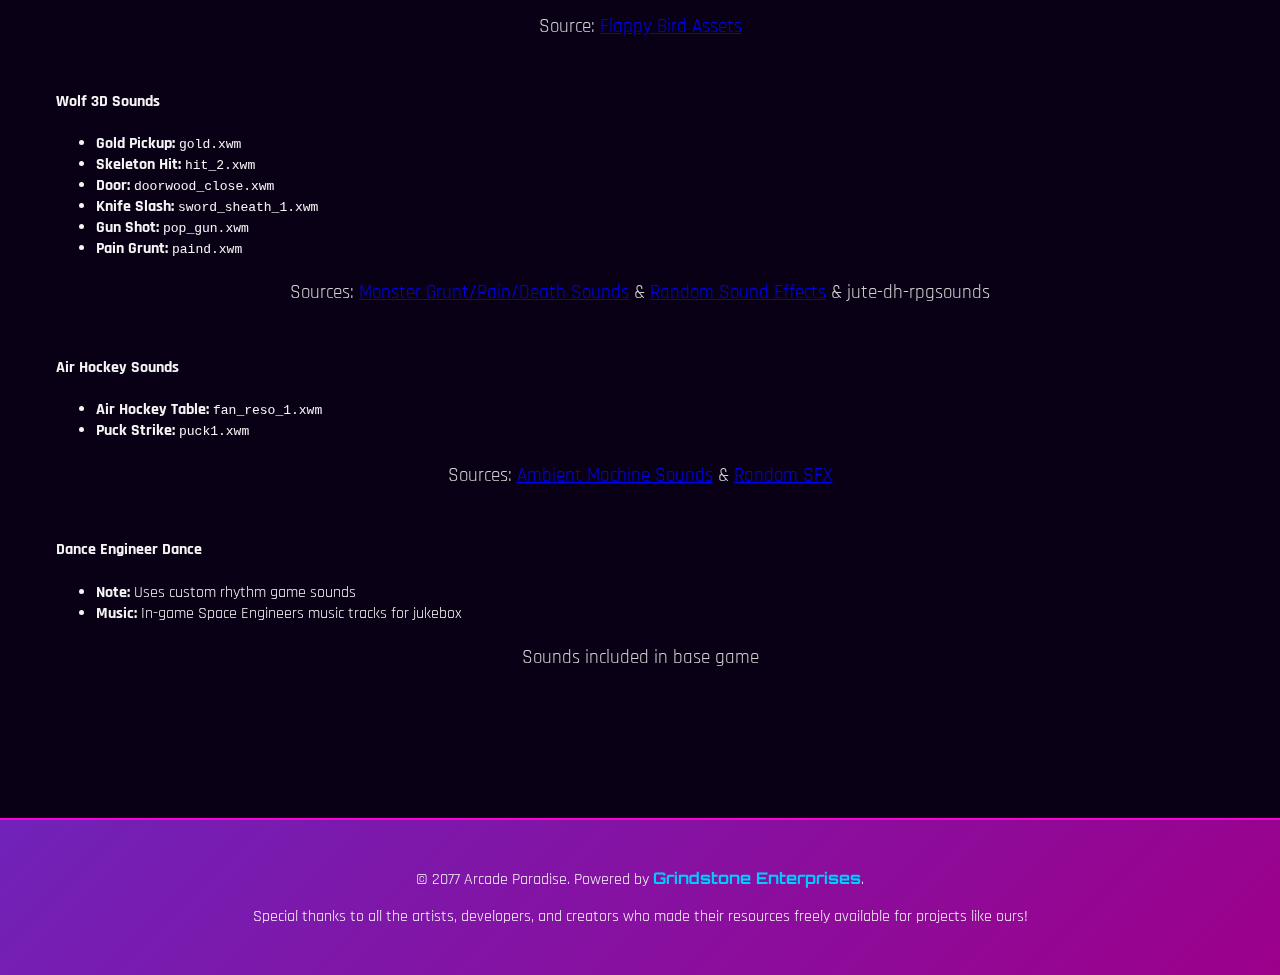
<file: arcade/credits.html>
<!DOCTYPE html>
<html lang="en">
<head>
    <meta charset="UTF-8">
    <meta name="viewport" content="width=device-width, initial-scale=1.0, maximum-scale=1.0, user-scalable=no">
    <title>Arcade Credits - King Wash</title>
    <link rel="stylesheet" href="css/styles.css">
</head>
<body>
    <header>
        <div class="header-content">
            <!-- King Wash Pamphlet integrated into header - left side -->
            <div class="king-wash-container">
                <div class="king-wash-pamphlet">
                    <a href="../index.html" class="king-wash-card">
                        <div class="pamphlet-content">
                            <div class="pamphlet-header">
                                <img src="../img/logo-gold.png" alt="King Wash Logo" class="pamphlet-logo">
                                <h3>King Wash</h3>
                                <div class="luxury-accent"></div>
                            </div>
                            <div class="pamphlet-body">
                                <p class="tagline">Premium Laundromat</p>
                                <p class="description">Clean clothes, classic games</p>
                                <div class="luxury-border"></div>
                            </div>
                            <div class="pamphlet-footer">
                                <span class="cta">Visit Now →</span>
                            </div>
                        </div>
                    </a>
                </div>
            </div>
            
            <div class="header-text">
                <h1>Arcade Credits</h1>
                <p>Acknowledging the amazing resources and inspiration that made our custom arcade cabinets possible. From sprite artists to tutorial creators, these talented individuals helped bring our retro gaming vision to life!</p>
            </div>
            
            <!-- Navigation back to arcade -->
            <div class="header-nav">
                <a href="index.html" class="nav-button">
                    <span class="nav-icon">🕹️</span>
                    <span class="nav-text">Back to Arcade</span>
                </a>
            </div>
        </div>
    </header>

    <!-- Credits Section -->
    <section class="credits-section">
        <h2>Custom Arcade Cabinet Credits</h2>
        <p class="credits-intro">Our custom arcade cabinets were built using various open-source resources, sprite libraries, and community tutorials. We're grateful to all the creators who made their work available for projects like ours!</p>

        <!-- Woodgal Jr. Credits -->
        <div class="credit-card" id="woodgal-jr">
            <div class="credit-header">
                <img src="img/woodgal-jr.png" alt="Woodgal Jr." class="credit-image">
                <div class="credit-title">
                    <h3>Woodgal Jr.</h3>
                    <p class="credit-subtitle">Fast-paced tree-chopping arcade action</p>
                </div>
            </div>
            <div class="credit-content">
                <div class="credit-resources">
                    <div class="resource-block">
                        <h4>Original Game:</h4>
                        <ul class="resource-list">
                            <li>
                                <strong>Inspired by:</strong> 
                                <a href="https://store.steampowered.com/app/1388870/Arcade_Paradise/" target="_blank" rel="noopener">Woodgal Jr. from Arcade Paradise</a>
                                <span class="resource-note">- Developed by Nosebleed Interactive</span>
                            </li>
                        </ul>
                    </div>
                    <div class="resource-block">
                        <h4>Resources Used:</h4>
                        <ul class="resource-list">
                            <li>
                                <strong>Screenshots:</strong> 
                                <a href="https://store.steampowered.com/app/1388870/Arcade_Paradise/" target="_blank" rel="noopener">Arcade Paradise</a>
                                <span class="resource-note">- Reference screenshots for visual inspiration</span>
                            </li>
                        </ul>
                    </div>
                    <div class="resource-block">
                        <h4>Sound Effects:</h4>
                        <ul class="resource-list">
                            <li><strong>Wood Chop:</strong> <code>chop1.xwm, crack09.xwm, impactwood14.xwm</code></li>
                            <li><strong>Source:</strong> <a href="https://opengameart.org/content/35-wooden-crackshitsdestructions" target="_blank" rel="noopener">Wooden Crack/Hit/Destructions</a> & <a href="https://opengameart.org/content/random-sfx" target="_blank" rel="noopener">Random SFX</a></li>
                        </ul>
                    </div>
                </div>
                <div class="workshop-link">
                    <a href="https://steamcommunity.com/sharedfiles/filedetails/?id=3142471782" target="_blank" rel="noopener" class="steam-button">
                        View on Steam Workshop
                    </a>
                </div>
            </div>
        </div>

        <!-- Space Invaders Credits -->
        <div class="credit-card" id="space-invaders">
            <div class="credit-header">
                <img src="img/space-invaders.png" alt="Space Invaders" class="credit-image">
                <div class="credit-title">
                    <h3>Space Invaders</h3>
                    <p class="credit-subtitle">Classic alien invasion arcade game</p>
                </div>
            </div>
            <div class="credit-content">
                <div class="credit-resources">
                    <div class="resource-block">
                        <h4>Original Game:</h4>
                        <ul class="resource-list">
                            <li>
                                <strong>Based on:</strong> 
                                <span>Space Invaders (1978)</span>
                                <span class="resource-note">- Originally developed by Tomohiro Nishikado for Taito</span>
                            </li>
                        </ul>
                    </div>
                    <div class="resource-block">
                        <h4>Resources Used:</h4>
                        <ul class="resource-list">
                            <li>
                                <strong>Graphics:</strong> 
                                <a href="https://www.spriters-resource.com/arcade/spaceinv/" target="_blank" rel="noopener">Space Invaders Sprites</a>
                                <span class="resource-note">- Original arcade sprite collection</span>
                            </li>
                            <li>
                                <strong>Cabinet Design:</strong> 
                                <a href="https://steamcommunity.com/sharedfiles/filedetails/?id=2906631630" target="_blank" rel="noopener">Functioning Tetris Blueprint by Kelevra</a>
                                <span class="resource-note">- Arcade cabinet framework inspiration</span>
                            </li>
                        </ul>
                    </div>
                    <div class="resource-block">
                        <h4>Sound Effects:</h4>
                        <ul class="resource-list">
                            <li><strong>Game Death:</strong> <code>death.xwm</code></li>
                            <li><strong>Round End:</strong> <code>round_end.xwm</code></li>
                            <li><strong>Source:</strong> <a href="https://opengameart.org/content/oldschool-win-and-die-jump-and-run-sounds" target="_blank" rel="noopener">Oldschool Win and Die Jump and Run Sounds</a></li>
                        </ul>
                    </div>
                </div>
                <div class="workshop-link">
                    <a href="https://steamcommunity.com/sharedfiles/filedetails/?id=3159106410" target="_blank" rel="noopener" class="steam-button">
                        View on Steam Workshop
                    </a>
                </div>
            </div>
        </div>

        <!-- Flappy Bird Credits -->
        <div class="credit-card" id="flappy-bird">
            <div class="credit-header">
                <img src="img/flappy-bird.png" alt="Flappy Bird" class="credit-image">
                <div class="credit-title">
                    <h3>Flappy Bird</h3>
                    <p class="credit-subtitle">Navigate through obstacles in this challenging remake</p>
                </div>
            </div>
            <div class="credit-content">
                <div class="credit-resources">
                    <div class="resource-block">
                        <h4>Original Game:</h4>
                        <ul class="resource-list">
                            <li>
                                <strong>Based on:</strong> 
                                <span>Flappy Bird (2013)</span>
                                <span class="resource-note">- Originally developed by Dong Nguyen (.Gears Studio)</span>
                            </li>
                        </ul>
                    </div>
                    <div class="resource-block">
                        <h4>Resources Used:</h4>
                        <ul class="resource-list">
                            <li>
                                <strong>Game Assets:</strong> 
                                <a href="https://github.com/samuelcust/flappy-bird-assets" target="_blank" rel="noopener">Flappy Bird Assets by samuelcust</a>
                                <span class="resource-note">- Complete sprite and sound collection</span>
                            </li>
                            <li>
                                <strong>Cabinet Design:</strong> 
                                <a href="https://steamcommunity.com/sharedfiles/filedetails/?id=2906631630" target="_blank" rel="noopener">Functioning Tetris Blueprint by Kelevra</a>
                                <span class="resource-note">- Arcade cabinet framework</span>
                            </li>
                        </ul>
                    </div>
                    <div class="resource-block">
                        <h4>Sound Effects:</h4>
                        <ul class="resource-list">
                            <li><strong>Wing Flap:</strong> <code>wing.xwm</code></li>
                            <li><strong>Death:</strong> <code>die.xwm</code></li>
                            <li><strong>Hit:</strong> <code>hit.xwm</code></li>
                            <li><strong>Point Scored:</strong> <code>point.xwm</code></li>
                            <li><strong>Swoosh:</strong> <code>swoosh.xwm</code></li>
                            <li><strong>Source:</strong> <a href="https://github.com/samuelcust/flappy-bird-assets" target="_blank" rel="noopener">Flappy Bird Assets (included)</a></li>
                        </ul>
                    </div>
                </div>
                <div class="workshop-link">
                    <a href="https://steamcommunity.com/sharedfiles/filedetails/?id=3159105570" target="_blank" rel="noopener" class="steam-button">
                        View on Steam Workshop
                    </a>
                </div>
            </div>
        </div>

        <!-- Dance Engineer Dance Credits -->
        <div class="credit-card" id="dance-engineer-dance">
            <div class="credit-header">
                <img src="img/dance-engineer-dance.png" alt="Dance Engineer Dance" class="credit-image">
                <div class="credit-title">
                    <h3>Dance Engineer Dance</h3>
                    <p class="credit-subtitle">DDR-inspired rhythm game cabinet</p>
                </div>
            </div>
            <div class="credit-content">
                <div class="credit-resources">
                    <div class="resource-block">
                        <h4>Original Game:</h4>
                        <ul class="resource-list">
                            <li>
                                <strong>Inspired by:</strong> 
                                <span>Dance Dance Revolution (1998)</span>
                                <span class="resource-note">- Originally developed by Konami</span>
                            </li>
                        </ul>
                    </div>
                    <div class="resource-block">
                        <h4>Visual Resources:</h4>
                        <ul class="resource-list">
                            <li>
                                <strong>Dancer Graphics:</strong>
                                <ul class="sub-resource-list">
                                    <li><a href="https://www.spriters-resource.com/game_boy_gbc/dancedancerevolutiongbjpn/" target="_blank" rel="noopener">Dance Dance Revolution GB (JPN)</a></li>
                                    <li><a href="https://www.spriters-resource.com/game_boy_gbc/dancedancerevolutiongb2jpn/" target="_blank" rel="noopener">Dance Dance Revolution GB2 (JPN)</a></li>
                                </ul>
                            </li>
                            <li>
                                <strong>Backgrounds and UI Graphics:</strong>
                                <ul class="sub-resource-list">
                                    <li><a href="https://www.spriters-resource.com/arcade/dancedancerevolution/" target="_blank" rel="noopener">Dance Dance Revolution (Arcade)</a></li>
                                    <li><a href="https://www.spriters-resource.com/arcade/dancedancerevolution2ndmix/" target="_blank" rel="noopener">Dance Dance Revolution 2nd Mix</a></li>
                                    <li><a href="https://www.spriters-resource.com/arcade/dancedancerevolution3rdmix/" target="_blank" rel="noopener">Dance Dance Revolution 3rd Mix</a></li>
                                </ul>
                            </li>
                        </ul>
                    </div>
                    <div class="resource-block">
                        <h4>Music & Audio:</h4>
                        <ul class="resource-list">
                            <li><strong>Jukebox Music:</strong> Uses in-game Space Engineers music tracks</li>
                            <li><strong>Rhythm Game Sounds:</strong> Custom DDR-style sound effects</li>
                            <li><strong>Integration:</strong> Audio implemented through arcade sound mod</li>
                        </ul>
                    </div>
                </div>
                <div class="workshop-link">
                    <a href="https://steamcommunity.com/sharedfiles/filedetails/?id=3142472800" target="_blank" rel="noopener" class="steam-button">
                        View on Steam Workshop
                    </a>
                </div>
            </div>
        </div>

        <!-- Wolf 3D Credits -->
        <div class="credit-card" id="wolf-3d">
            <div class="credit-header">
                <img src="img/wolf-3d.png" alt="Wolf 3D" class="credit-image">
                <div class="credit-title">
                    <h3>Wolf 3D</h3>
                    <p class="credit-subtitle">Voxelized retro 3D shooter experience</p>
                </div>
            </div>
            <div class="credit-content">
                <div class="credit-resources">
                    <div class="resource-block">
                        <h4>Original Game:</h4>
                        <ul class="resource-list">
                            <li>
                                <strong>Inspired by:</strong> 
                                <span>Wolfenstein 3D (1992)</span>
                                <span class="resource-note">- Originally developed by id Software</span>
                            </li>
                        </ul>
                    </div>
                    <div class="resource-block">
                        <h4>Resources Used:</h4>
                        <ul class="resource-list">
                            <li>
                                <strong>Wall Textures:</strong> 
                                <a href="https://www.textures-resource.com/pc_computer/wolf3d/texture/1375/" target="_blank" rel="noopener">Wolf3D Textures</a> 
                                <span class="resource-note">- Ripped by Ultimecia</span>
                            </li>
                            <li>
                                <strong>16x16 Wall Textures:</strong> 
                                <a href="https://piiixl.itch.io/textures" target="_blank" rel="noopener">Pixel Textures by PiiiXL</a>
                            </li>
                            <li>
                                <strong>Skeleton Sprites:</strong> 
                                <a href="https://snoblin.itch.io/pixel-rpg-skeleton-free" target="_blank" rel="noopener">Pixel RPG Skeleton by Snoblin</a>
                            </li>
                            <li>
                                <strong>RPG Icons:</strong> 
                                <a href="https://douteigami.itch.io/16x16-tiles" target="_blank" rel="noopener">16x16 Tiles by Douteigami</a>
                            </li>
                            <li>
                                <strong>Weapons:</strong> 
                                <a href="https://www.spriters-resource.com/pc_computer/wolfenstein3d/" target="_blank" rel="noopener">Wolfenstein 3D Sprites</a>
                            </li>
                        </ul>
                    </div>
                    <div class="resource-block">
                        <h4>Inspired by Kelevra's Work:</h4>
                        <ul class="resource-list">
                            <li><a href="https://youtu.be/iviwiLtVqvo?si=bfUJQqvGXDiGe1Ot" target="_blank" rel="noopener">EPIC Space Port Video</a></li>
                            <li><a href="https://steamcommunity.com/sharedfiles/filedetails/?id=2906631848" target="_blank" rel="noopener">Decorative Doom Blueprint</a></li>
                            <li><a href="https://steamcommunity.com/sharedfiles/filedetails/?id=2906631630" target="_blank" rel="noopener">Functioning Tetris Blueprint</a></li>
                            <li><a href="https://steamcommunity.com/sharedfiles/filedetails/?id=2883502340" target="_blank" rel="noopener">Functioning Snake Blueprint</a></li>
                        </ul>
                    </div>
                    <div class="resource-block">
                        <h4>Tutorial Series:</h4>
                        <ul class="resource-list">
                            <li><strong>3DSage Raycaster Tutorial:</strong></li>
                            <li><a href="https://youtu.be/gYRrGTC7GtA?si=JlvFfnrZOTlEYr-i" target="_blank" rel="noopener">Make Your Own Raycaster Part 1</a></li>
                            <li><a href="https://youtu.be/PC1RaETIx3Y?si=1UbWhBpKVFv5J74T" target="_blank" rel="noopener">Make Your Own Raycaster Part 2</a></li>
                            <li><a href="https://youtu.be/w0Bm4IA-Ii8?si=IZkm6Q6MN7vZl3V_" target="_blank" rel="noopener">Make Your Own Raycaster Part 3</a></li>
                        </ul>
                    </div>
                    <div class="resource-block">
                        <h4>Sound Effects:</h4>
                        <ul class="resource-list">
                            <li><strong>Gold Pickup:</strong> <code>gold.xwm</code></li>
                            <li><strong>Skeleton Hit:</strong> <code>hit_2.xwm</code></li>
                            <li><strong>Door:</strong> <code>doorwood_close.xwm</code></li>
                            <li><strong>Knife Slash:</strong> <code>sword_sheath_1.xwm</code></li>
                            <li><strong>Gun Shot:</strong> <code>pop_gun.xwm</code></li>
                            <li><strong>Pain Grunt:</strong> <code>paind.xwm</code></li>
                            <li><strong>Sources:</strong> <a href="https://opengameart.org/content/15-monster-gruntpaindeath-sounds" target="_blank" rel="noopener">Monster Grunt/Pain/Death Sounds</a> & <a href="https://opengameart.org/content/41-random-sound-effects" target="_blank" rel="noopener">Random Sound Effects</a></li>
                        </ul>
                    </div>
                </div>
                <div class="workshop-link">
                    <a href="https://steamcommunity.com/sharedfiles/filedetails/?id=3173071227" target="_blank" rel="noopener" class="steam-button">
                        View on Steam Workshop
                    </a>
                </div>
            </div>
        </div>

        <!-- Bike Racer Credits -->
        <div class="credit-card" id="bike-racer">
            <div class="credit-header">
                <img src="img/bike-racer.png" alt="Bike Racer" class="credit-image">
                <div class="credit-title">
                    <h3>Bike Racer</h3>
                    <p class="credit-subtitle">Experimental racing cabinet with tilting bike controller</p>
                    <div class="rare-badge-small">
                        <span class="rare-text">RARE PROTOTYPE</span>
                    </div>
                </div>
            </div>
            <div class="credit-content">
                <div class="credit-resources">
                    <div class="resource-block">
                        <h4>Original Game Inspiration:</h4>
                        <ul class="resource-list">
                            <li>
                                <strong>Inspired by:</strong> 
                                <span>Excitebike (1984) & arcade bike cabinets</span>
                                <span class="resource-note">- Originally developed by Nintendo; inspired by physical tilting motorcycle arcade cabinets</span>
                            </li>
                        </ul>
                    </div>
                    <div class="resource-block">
                        <h4>Resources Used:</h4>
                        <ul class="resource-list">
                            <li>
                                <strong>Background Graphics:</strong> 
                                <a href="https://www.spriters-resource.com/snes/kawasakisuperbikechallenge/sheet/172931/" target="_blank" rel="noopener">Kawasaki Superbike Challenge (SNES)</a>
                                <span class="resource-note">- Road and scenery backgrounds</span>
                            </li>
                            <li>
                                <strong>Bike Sprites:</strong> 
                                <a href="https://www.spriters-resource.com/master_system/hangon/sheet/172931/" target="_blank" rel="noopener">Hang-On (Master System)</a>
                                <span class="resource-note">- Motorcycle and rider sprites</span>
                            </li>
                        </ul>
                    </div>
                </div>
                <div class="prototype-note">
                    <p><strong>Note:</strong> This is a rare prototype cabinet featuring a unique physical tilting bike controller. The game focuses on the controller experience rather than traditional racing mechanics - no collision detection or scoring system was implemented.</p>
                </div>
            </div>
        </div>

        <!-- Breakout Credits -->
        <div class="credit-card" id="breakout">
            <div class="credit-header">
                <img src="img/breakout.png" alt="Breakout" class="credit-image">
                <div class="credit-title">
                    <h3>Breakout</h3>
                    <p class="credit-subtitle">Classic brick-breaking arcade action</p>
                </div>
            </div>
            <div class="credit-content">
                <div class="credit-resources">
                    <div class="resource-block">
                        <h4>Original Game:</h4>
                        <ul class="resource-list">
                            <li>
                                <strong>Based on:</strong> 
                                <span>Breakout (1976)</span>
                                <span class="resource-note">- Originally developed by Atari (Steve Wozniak & Steve Jobs)</span>
                            </li>
                        </ul>
                    </div>
                    <div class="resource-block">
                        <h4>Resources Used:</h4>
                        <ul class="resource-list">
                            <li>
                                <strong>Cabinet Design:</strong> 
                                <a href="https://steamcommunity.com/sharedfiles/filedetails/?id=2906631630" target="_blank" rel="noopener">Functioning Tetris Blueprint by Kelevra</a>
                                <span class="resource-note">- Arcade cabinet framework inspiration</span>
                            </li>
                        </ul>
                    </div>
                    <div class="resource-block">
                        <h4>Sound Effects:</h4>
                        <ul class="resource-list">
                            <li><strong>Game Death:</strong> <code>death.xwm</code></li>
                            <li><strong>Round End:</strong> <code>round_end.xwm</code></li>
                            <li><strong>Source:</strong> <a href="https://opengameart.org/content/oldschool-win-and-die-jump-and-run-sounds" target="_blank" rel="noopener">Oldschool Win and Die Jump and Run Sounds</a></li>
                        </ul>
                    </div>
                </div>
                <div class="workshop-link">
                    <a href="https://steamcommunity.com/sharedfiles/filedetails/?id=3159107075" target="_blank" rel="noopener" class="steam-button">
                        View on Steam Workshop
                    </a>
                </div>
            </div>
        </div>

        <!-- Air Hockey Credits -->
        <div class="credit-card" id="air-hockey">
            <div class="credit-header">
                <img src="img/air-hockey.png" alt="Air Hockey" class="credit-image">
                <div class="credit-title">
                    <h3>Air Hockey</h3>
                    <p class="credit-subtitle">Digital recreation of classic air hockey</p>
                </div>
            </div>
            <div class="credit-content">
                <div class="credit-resources">
                    <div class="resource-block">
                        <h4>Original Game:</h4>
                        <ul class="resource-list">
                            <li>
                                <strong>Based on:</strong> 
                                <span>Air Hockey (1972)</span>
                                <span class="resource-note">- Classic arcade table game, digital recreation of the physical sport</span>
                            </li>
                        </ul>
                    </div>
                    <div class="resource-block">
                        <h4>Resources Used:</h4>
                        <ul class="resource-list">
                            <li>
                                <strong>Cabinet Design:</strong> 
                                <a href="https://steamcommunity.com/sharedfiles/filedetails/?id=2906631630" target="_blank" rel="noopener">Functioning Tetris Blueprint by Kelevra</a>
                                <span class="resource-note">- Arcade cabinet framework inspiration</span>
                            </li>
                        </ul>
                    </div>
                    <div class="resource-block">
                        <h4>Sound Effects:</h4>
                        <ul class="resource-list">
                            <li><strong>Air Hockey Table:</strong> <code>fan_reso_1.xwm</code></li>
                            <li><strong>Puck Strike:</strong> <code>puck1.xwm</code></li>
                            <li><strong>Sources:</strong> <a href="https://opengameart.org/content/13-ambient-machine-sounds" target="_blank" rel="noopener">Ambient Machine Sounds</a> & <a href="https://opengameart.org/content/random-sfx" target="_blank" rel="noopener">Random SFX</a></li>
                        </ul>
                    </div>
                </div>
                <div class="workshop-link">
                    <a href="https://steamcommunity.com/sharedfiles/filedetails/?id=3142474001" target="_blank" rel="noopener" class="steam-button">
                        View on Steam Workshop
                    </a>
                </div>
            </div>
        </div>
    </section>

    <!-- Sound Credits Section -->
    <section class="sound-credits-section">
        <h2>Sound Effects & Music</h2>
        <p class="credits-intro">Audio resources that bring our arcade cabinets to life with authentic retro sound effects. All sounds are implemented through our custom arcade sound mod.</p>

        <!-- Sound Mod Link -->
        <div class="sound-mod-card">
            <h3>🔊 Arcade Sounds & Music Mod</h3>
            <p>For the complete audio experience, install our custom sound mod that implements all the sound effects used in our arcade cabinets.</p>
            <div class="mod-link">
                <a href="https://steamcommunity.com/sharedfiles/filedetails/?id=3200900067" target="_blank" rel="noopener" class="steam-button">
                    Download Sound Mod
                </a>
            </div>
        </div>

        <div class="sound-credit-grid">
            <div class="sound-credit-card">
                <h4>Woodgal Jr. Sounds</h4>
                <ul class="sound-list">
                    <li><strong>Wood Chop:</strong> <code>chop1.xwm, crack09.xwm, impactwood14.xwm</code></li>
                </ul>
                <p class="sound-source">Sources: <a href="https://opengameart.org/content/35-wooden-crackshitsdestructions" target="_blank" rel="noopener">Wooden Crack/Hit/Destructions</a> & <a href="https://opengameart.org/content/random-sfx" target="_blank" rel="noopener">Random SFX</a></p>
            </div>

            <div class="sound-credit-card">
                <h4>Space Invaders & Breakout Sounds</h4>
                <ul class="sound-list">
                    <li><strong>Game Death:</strong> <code>death.xwm</code></li>
                    <li><strong>Round End:</strong> <code>round_end.xwm</code></li>
                </ul>
                <p class="sound-source">Source: <a href="https://opengameart.org/content/oldschool-win-and-die-jump-and-run-sounds" target="_blank" rel="noopener">Oldschool Win and Die Jump and Run Sounds</a></p>
            </div>

            <div class="sound-credit-card">
                <h4>Flappy Bird Sounds</h4>
                <ul class="sound-list">
                    <li><strong>Wing Flap:</strong> <code>wing.xwm</code></li>
                    <li><strong>Death:</strong> <code>die.xwm</code></li>
                    <li><strong>Hit:</strong> <code>hit.xwm</code></li>
                    <li><strong>Point Scored:</strong> <code>point.xwm</code></li>
                    <li><strong>Swoosh:</strong> <code>swoosh.xwm</code></li>
                </ul>
                <p class="sound-source">Source: <a href="https://github.com/samuelcust/flappy-bird-assets" target="_blank" rel="noopener">Flappy Bird Assets</a></p>
            </div>

            <div class="sound-credit-card">
                <h4>Wolf 3D Sounds</h4>
                <ul class="sound-list">
                    <li><strong>Gold Pickup:</strong> <code>gold.xwm</code></li>
                    <li><strong>Skeleton Hit:</strong> <code>hit_2.xwm</code></li>
                    <li><strong>Door:</strong> <code>doorwood_close.xwm</code></li>
                    <li><strong>Knife Slash:</strong> <code>sword_sheath_1.xwm</code></li>
                    <li><strong>Gun Shot:</strong> <code>pop_gun.xwm</code></li>
                    <li><strong>Pain Grunt:</strong> <code>paind.xwm</code></li>
                </ul>
                <p class="sound-source">Sources: <a href="https://opengameart.org/content/15-monster-gruntpaindeath-sounds" target="_blank" rel="noopener">Monster Grunt/Pain/Death Sounds</a> & <a href="https://opengameart.org/content/41-random-sound-effects" target="_blank" rel="noopener">Random Sound Effects</a> & jute-dh-rpgsounds</p>
            </div>

            <div class="sound-credit-card">
                <h4>Air Hockey Sounds</h4>
                <ul class="sound-list">
                    <li><strong>Air Hockey Table:</strong> <code>fan_reso_1.xwm</code></li>
                    <li><strong>Puck Strike:</strong> <code>puck1.xwm</code></li>
                </ul>
                <p class="sound-source">Sources: <a href="https://opengameart.org/content/13-ambient-machine-sounds" target="_blank" rel="noopener">Ambient Machine Sounds</a> & <a href="https://opengameart.org/content/random-sfx" target="_blank" rel="noopener">Random SFX</a></p>
            </div>

            <div class="sound-credit-card">
                <h4>Dance Engineer Dance</h4>
                <ul class="sound-list">
                    <li><strong>Note:</strong> Uses custom rhythm game sounds</li>
                    <li><strong>Music:</strong> In-game Space Engineers music tracks for jukebox</li>
                </ul>
                <p class="sound-source">Sounds included in base game</p>
            </div>
        </div>
    </section>

    <footer>
        <p>&copy; 2077 Arcade Paradise. Powered by <span class="glitch-text" id="company-name">Grindstone Enterprises</span>.</p>
        <p class="credits-footer">Special thanks to all the artists, developers, and creators who made their resources freely available for projects like ours!</p>
    </footer>

    <script>
        // Glitch effect for company name
        const companyName = document.getElementById('company-name');
        let isGlitched = false;
        
        companyName.addEventListener('mouseenter', function() {
            if (!isGlitched) {
                this.classList.add('glitching');
                
                setTimeout(() => {
                    this.textContent = 'Null Systems';
                    this.style.color = '#ff00d9';
                    this.classList.remove('glitching');
                    isGlitched = true;
                    
                    // Make it a link
                    const link = document.createElement('a');
                    link.href = 'https://sophiathekitty.github.io/GridDB/index.html';
                    link.target = '_blank';
                    link.className = 'glitch-text';
                    link.style.color = '#ff00d9';
                    link.style.textDecoration = 'none';
                    link.textContent = 'Null Systems';
                    
                    this.parentNode.replaceChild(link, this);
                }, 500);
            }
        });
        
        // Add mouseleave effect to revert if not already glitched
        companyName.addEventListener('mouseleave', function() {
            if (!isGlitched) {
                this.classList.remove('glitching');
            }
        });
    </script>
</body>
</html>
</file>
<file: css/styles.css>
/* King Wash Laundromat - Luxury Design */

/* CSS Custom Properties */
:root {
    --gold-primary: #d4af37;
    --gold-light: #f4e4a6;
    --gold-dark: #b8941f;
    --navy-primary: #1a1a2e;
    --navy-light: #2d2d4a;
    --navy-dark: #0f0f1a;
    --white: #ffffff;
    --cream: #faf8f3;
    --silver: #c0c0c0;
    --shadow-light: rgba(0, 0, 0, 0.1);
    --shadow-medium: rgba(0, 0, 0, 0.3);
    --shadow-heavy: rgba(0, 0, 0, 0.6);
    --gradient-gold: linear-gradient(135deg, var(--gold-primary), var(--gold-light));
    --gradient-navy: linear-gradient(135deg, var(--navy-primary), var(--navy-light));
}

/* Global Reset */
* {
    margin: 0;
    padding: 0;
    box-sizing: border-box;
}

body {
    font-family: 'Georgia', 'Times New Roman', serif;
    line-height: 1.6;
    color: var(--navy-primary);
    background-color: var(--cream);
    overflow-x: hidden;
}

/* Container */
.container {
    max-width: 1200px;
    margin: 0 auto;
    padding: 0 20px;
}

/* Fixed Arcade Banner */
.arcade-banner {
    position: fixed;
    bottom: 20px;
    left: 20px;
    z-index: 1000;
    background: var(--gradient-navy);
    border-radius: 15px;
    padding: 15px;
    box-shadow: 0 8px 32px var(--shadow-medium);
    border: 2px solid var(--gold-primary);
    max-width: 280px;
    transition: all 0.3s ease;
}

.arcade-banner:hover {
    transform: translateY(-5px);
    box-shadow: 0 12px 40px var(--shadow-heavy);
}

.arcade-banner-content {
    display: flex;
    align-items: center;
    gap: 12px;
    color: var(--white);
}

.arcade-icon {
    font-size: 2em;
    animation: pulse 2s infinite;
}

.arcade-text {
    display: flex;
    flex-direction: column;
    flex: 1;
}

.arcade-title {
    font-weight: bold;
    font-size: 0.9em;
    color: var(--gold-primary);
}

.arcade-subtitle {
    font-size: 0.8em;
    opacity: 0.9;
}

.arcade-button {
    background: var(--gradient-gold);
    color: var(--navy-primary);
    padding: 8px 16px;
    border-radius: 8px;
    text-decoration: none;
    font-weight: bold;
    font-size: 0.85em;
    transition: all 0.3s ease;
    white-space: nowrap;
}

.arcade-button:hover {
    transform: scale(1.05);
    box-shadow: 0 4px 12px var(--shadow-medium);
}

/* Header */
.luxury-header {
    background: var(--gradient-navy);
    box-shadow: 0 4px 20px var(--shadow-medium);
    position: sticky;
    top: 0;
    z-index: 100;
}

.main-nav {
    display: flex;
    justify-content: space-between;
    align-items: center;
    padding: 1rem 2rem;
    max-width: 1200px;
    margin: 0 auto;
}

.nav-logo {
    display: flex;
    align-items: center;
    gap: 12px;
    color: var(--gold-primary);
    font-size: 1.5em;
    font-weight: bold;
}

.logo-img {
    height: 40px;
    width: auto;
}

.nav-menu {
    display: flex;
    list-style: none;
    gap: 2rem;
}

.nav-link {
    color: var(--white);
    text-decoration: none;
    font-weight: 500;
    padding: 0.5rem 1rem;
    border-radius: 8px;
    transition: all 0.3s ease;
    position: relative;
}

.nav-link:hover,
.nav-link.active {
    color: var(--gold-primary);
    background: rgba(212, 175, 55, 0.1);
}

/* Hero Section */
.hero-section {
    height: 100vh;
    display: flex;
    align-items: center;
    justify-content: center;
    position: relative;
    background-size: cover;
    background-position: center;
    background-attachment: fixed;
}

.hero-overlay {
    position: absolute;
    top: 0;
    left: 0;
    right: 0;
    bottom: 0;
    background: linear-gradient(135deg, 
        rgba(26, 26, 46, 0.8), 
        rgba(26, 26, 46, 0.6),
        rgba(212, 175, 55, 0.1));
}

.hero-content {
    text-align: center;
    color: var(--white);
    z-index: 2;
    position: relative;
    max-width: 800px;
    padding: 2rem;
}

.hero-title {
    font-size: 4rem;
    font-weight: bold;
    margin-bottom: 1rem;
    text-shadow: 2px 2px 4px var(--shadow-heavy);
    background: var(--gradient-gold);
    -webkit-background-clip: text;
    -webkit-text-fill-color: transparent;
    background-clip: text;
}

.hero-subtitle {
    font-size: 1.5rem;
    margin-bottom: 2rem;
    opacity: 0.95;
    text-shadow: 1px 1px 2px var(--shadow-medium);
}

.hero-features {
    display: flex;
    justify-content: center;
    gap: 1rem;
    margin-bottom: 2rem;
    flex-wrap: wrap;
}

.feature-tag {
    background: rgba(212, 175, 55, 0.2);
    color: var(--gold-light);
    padding: 0.5rem 1rem;
    border-radius: 25px;
    border: 1px solid var(--gold-primary);
    font-size: 0.9rem;
    backdrop-filter: blur(10px);
}

.hero-cta {
    display: flex;
    gap: 1rem;
    justify-content: center;
    flex-wrap: wrap;
}

.cta-button {
    padding: 1rem 2rem;
    border-radius: 8px;
    text-decoration: none;
    font-weight: bold;
    font-size: 1.1rem;
    transition: all 0.3s ease;
    text-transform: uppercase;
    letter-spacing: 1px;
}

.cta-button.primary {
    background: var(--gradient-gold);
    color: var(--navy-primary);
}

.cta-button.secondary {
    background: transparent;
    color: var(--gold-primary);
    border: 2px solid var(--gold-primary);
}

.cta-button:hover {
    transform: translateY(-3px);
    box-shadow: 0 8px 25px var(--shadow-medium);
}

/* Quick Info Section */
.quick-info {
    background: var(--white);
    padding: 4rem 0;
    box-shadow: 0 4px 20px var(--shadow-light);
}

.info-grid {
    display: grid;
    grid-template-columns: repeat(auto-fit, minmax(250px, 1fr));
    gap: 2rem;
}

.info-card {
    text-align: center;
    padding: 2rem;
    background: var(--cream);
    border-radius: 15px;
    border: 1px solid var(--gold-light);
    transition: all 0.3s ease;
}

.info-card:hover {
    transform: translateY(-5px);
    box-shadow: 0 12px 30px var(--shadow-light);
    border-color: var(--gold-primary);
}

.info-icon {
    font-size: 3rem;
    margin-bottom: 1rem;
}

.info-card h3 {
    color: var(--navy-primary);
    margin-bottom: 0.5rem;
    font-size: 1.3rem;
}

.info-link {
    color: var(--gold-dark);
    text-decoration: none;
    font-weight: 500;
    margin-top: 0.5rem;
    display: inline-block;
}

.info-link:hover {
    color: var(--gold-primary);
    text-decoration: underline;
}

.status-open {
    color: #4CAF50;
    font-weight: bold;
    font-size: 0.9em;
}

.status-closed {
    color: #f44336;
    font-weight: bold;
    font-size: 0.9em;
}

/* Deals Section */
.deals-section {
    background: var(--navy-light);
    color: var(--white);
    padding: 4rem 0;
}

.section-title {
    text-align: center;
    font-size: 2.5rem;
    margin-bottom: 3rem;
    color: var(--gold-primary);
}

.deals-grid {
    display: grid;
    grid-template-columns: repeat(auto-fit, minmax(300px, 1fr));
    gap: 2rem;
}

.deal-card {
    background: var(--white);
    color: var(--navy-primary);
    padding: 2rem;
    border-radius: 15px;
    position: relative;
    border: 2px solid transparent;
    transition: all 0.3s ease;
}

.deal-card.featured {
    border-color: var(--gold-primary);
    background: var(--gradient-gold);
    color: var(--navy-primary);
}

.deal-card:hover {
    transform: translateY(-5px);
    box-shadow: 0 15px 35px var(--shadow-medium);
}

.deal-badge {
    position: absolute;
    top: -10px;
    right: 20px;
    background: var(--gold-primary);
    color: var(--navy-primary);
    padding: 0.5rem 1rem;
    border-radius: 20px;
    font-size: 0.8rem;
    font-weight: bold;
    text-transform: uppercase;
}

.deal-price {
    font-size: 1.5rem;
    font-weight: bold;
    margin: 1rem 0;
}

.original-price {
    text-decoration: line-through;
    opacity: 0.6;
    margin-right: 0.5rem;
}

.sale-price {
    color: var(--gold-dark);
}

/* Partners Section */
.partners-section {
    background: var(--cream);
    padding: 4rem 0;
}

.section-subtitle {
    text-align: center;
    font-size: 1.2rem;
    color: var(--navy-light);
    margin-bottom: 3rem;
}

.partners-grid {
    display: grid;
    grid-template-columns: repeat(auto-fit, minmax(280px, 1fr));
    gap: 2rem;
}

.partner-card {
    background: var(--white);
    padding: 2rem;
    border-radius: 15px;
    text-align: center;
    border: 1px solid var(--gold-light);
    transition: all 0.3s ease;
}

.partner-card:hover {
    transform: translateY(-5px);
    box-shadow: 0 12px 30px var(--shadow-light);
    border-color: var(--gold-primary);
}

.partner-icon {
    font-size: 3rem;
    margin-bottom: 1rem;
}

.partner-card h3 {
    color: var(--navy-primary);
    margin-bottom: 1rem;
}

.partner-offer {
    background: var(--gold-light);
    color: var(--navy-primary);
    padding: 0.5rem 1rem;
    border-radius: 20px;
    font-size: 0.9rem;
    font-weight: bold;
    margin-top: 1rem;
    display: inline-block;
}

/* CTA Section */
.cta-section {
    background: var(--gradient-navy);
    color: var(--white);
    padding: 4rem 0;
    text-align: center;
}

.cta-content h2 {
    font-size: 2.5rem;
    margin-bottom: 1rem;
    color: var(--gold-primary);
}

.cta-content p {
    font-size: 1.2rem;
    margin-bottom: 2rem;
    opacity: 0.9;
}

.cta-buttons {
    display: flex;
    gap: 1rem;
    justify-content: center;
    flex-wrap: wrap;
}

/* Footer */
.luxury-footer {
    background: var(--navy-primary);
    color: var(--white);
    padding: 3rem 0 1rem;
}

.footer-content {
    display: grid;
    grid-template-columns: repeat(auto-fit, minmax(250px, 1fr));
    gap: 2rem;
    margin-bottom: 2rem;
}

.footer-section h4 {
    color: var(--gold-primary);
    margin-bottom: 1rem;
}

.footer-logo {
    display: flex;
    align-items: center;
    gap: 10px;
    margin-bottom: 1rem;
    font-size: 1.3em;
    font-weight: bold;
    color: var(--gold-primary);
}

.footer-logo img {
    height: 30px;
}

.footer-section ul {
    list-style: none;
}

.footer-section ul li {
    margin-bottom: 0.5rem;
}

.footer-section a {
    color: var(--white);
    text-decoration: none;
    transition: color 0.3s ease;
}

.footer-section a:hover {
    color: var(--gold-primary);
}

.footer-bottom {
    border-top: 1px solid var(--navy-light);
    padding-top: 2rem;
    text-align: center;
    opacity: 0.8;
}

.coordinates a {
    color: var(--gold-light);
    text-decoration: none;
}

.coordinates a:hover {
    color: var(--gold-primary);
}

/* Glitch Effect */
.glitch-text {
    position: relative;
    color: var(--gold-primary);
    cursor: pointer;
    transition: all 0.3s ease;
}

.glitch-text.glitching {
    animation: glitch 0.5s infinite;
}

@keyframes glitch {
    0% { transform: translate(0); }
    20% { transform: translate(-2px, 2px); }
    40% { transform: translate(-2px, -2px); }
    60% { transform: translate(2px, 2px); }
    80% { transform: translate(2px, -2px); }
    100% { transform: translate(0); }
}

@keyframes pulse {
    0%, 100% { transform: scale(1); }
    50% { transform: scale(1.1); }
}

/* Responsive Design */
@media (max-width: 768px) {
    .arcade-banner {
        bottom: 10px;
        left: 10px;
        right: 10px;
        max-width: none;
    }
    
    .main-nav {
        flex-direction: column;
        gap: 1rem;
        padding: 1rem;
    }
    
    .nav-menu {
        gap: 1rem;
        flex-wrap: wrap;
        justify-content: center;
    }
    
    .hero-title {
        font-size: 2.5rem;
    }
    
    .hero-subtitle {
        font-size: 1.2rem;
    }
    
    .hero-features {
        flex-direction: column;
        align-items: center;
    }
    
    .hero-cta {
        flex-direction: column;
        align-items: center;
    }
    
    .info-grid {
        grid-template-columns: 1fr;
    }
    
    .deals-grid,
    .partners-grid {
        grid-template-columns: 1fr;
    }
    
    .footer-content {
        grid-template-columns: 1fr;
        text-align: center;
    }
}

@media (max-width: 480px) {
    .arcade-banner-content {
        flex-direction: column;
        text-align: center;
        gap: 8px;
    }
    
    .hero-title {
        font-size: 2rem;
    }
    
    .section-title {
        font-size: 2rem;
    }
}
</file>
<file: acosta-store/styles.css>
/* Acosta Store Styles */

:root {
    --primary-green: #2c6e49;
    --secondary-green: #4a9d6f;
    --light-green: #7dd3a0;
    --accent-orange: #ff6b35;
    --background-light: #f8f9fa;
    --background-dark: #e9ecef;
    --text-dark: #2d3436;
    --text-light: #636e72;
    --white: #ffffff;
    --shadow-light: rgba(0, 0, 0, 0.1);
    --shadow-medium: rgba(0, 0, 0, 0.2);
    --border-radius: 12px;
    --container-max-width: 1200px;
}

* {
    margin: 0;
    padding: 0;
    box-sizing: border-box;
}

body {
    font-family: 'Segoe UI', Tahoma, Geneva, Verdana, sans-serif;
    line-height: 1.6;
    color: var(--text-dark);
    background: var(--background-light);
}

.container {
    max-width: var(--container-max-width);
    margin: 0 auto;
    padding: 0 1rem;
}

/* Header */
.store-header {
    background: linear-gradient(135deg, var(--primary-green), var(--secondary-green));
    color: var(--white);
    padding: 2rem 0;
    box-shadow: 0 4px 15px var(--shadow-light);
}

.store-header .container {
    display: flex;
    justify-content: space-between;
    align-items: center;
}

.store-logo {
    display: flex;
    align-items: center;
    gap: 1.5rem;
}

.logo-icon {
    font-size: 4rem;
    background: var(--white);
    color: var(--primary-green);
    width: 80px;
    height: 80px;
    border-radius: 50%;
    display: flex;
    align-items: center;
    justify-content: center;
    box-shadow: 0 4px 15px var(--shadow-medium);
}

.logo-text h1 {
    font-size: 3rem;
    margin-bottom: 0.5rem;
    color: var(--white);
}

.logo-text p {
    font-size: 1.2rem;
    color: var(--light-green);
    font-weight: 500;
}

.store-hours {
    display: flex;
    flex-direction: column;
    align-items: center;
}

.hours-badge {
    background: var(--accent-orange);
    color: var(--white);
    padding: 1rem 2rem;
    border-radius: 25px;
    display: flex;
    align-items: center;
    gap: 0.75rem;
    font-weight: bold;
    font-size: 1.1rem;
    box-shadow: 0 4px 15px var(--shadow-light);
}

.status-light {
    width: 12px;
    height: 12px;
    background: #4caf50;
    border-radius: 50%;
    animation: pulse 2s infinite;
}

@keyframes pulse {
    0% { opacity: 1; }
    50% { opacity: 0.5; }
    100% { opacity: 1; }
}

/* Location Banner */
.location-banner {
    background: var(--background-dark);
    padding: 1.5rem 0;
    border-bottom: 3px solid var(--light-green);
}

.location-info {
    display: flex;
    align-items: center;
    gap: 1rem;
    justify-content: center;
}

.location-icon {
    font-size: 2rem;
    color: var(--primary-green);
}

.location-text {
    display: flex;
    flex-direction: column;
    text-align: center;
}

.location-text span:first-child {
    font-size: 1.1rem;
    font-weight: bold;
    color: var(--text-dark);
}

.delivery-note {
    font-size: 0.9rem;
    color: var(--accent-orange);
    font-weight: 600;
}

/* Cart Sidebar */
.cart-sidebar {
    position: fixed;
    top: 0;
    right: -400px;
    width: 400px;
    height: 100vh;
    background: var(--white);
    box-shadow: -5px 0 20px var(--shadow-medium);
    transition: right 0.3s ease;
    z-index: 1000;
    display: flex;
    flex-direction: column;
}

.cart-sidebar.open {
    right: 0;
}

.cart-header {
    background: var(--primary-green);
    color: var(--white);
    padding: 1.5rem;
    display: flex;
    justify-content: space-between;
    align-items: center;
}

.cart-header h3 {
    font-size: 1.5rem;
}

.cart-close {
    background: none;
    border: none;
    color: var(--white);
    font-size: 2rem;
    cursor: pointer;
    padding: 0;
    width: 30px;
    height: 30px;
    display: flex;
    align-items: center;
    justify-content: center;
    border-radius: 50%;
    transition: background 0.3s ease;
}

.cart-close:hover {
    background: rgba(255, 255, 255, 0.2);
}

.cart-items {
    flex: 1;
    padding: 1rem;
    overflow-y: auto;
}

.empty-cart {
    text-align: center;
    color: var(--text-light);
    font-style: italic;
    margin-top: 2rem;
}

.cart-item {
    display: flex;
    justify-content: space-between;
    align-items: center;
    padding: 1rem;
    border-bottom: 1px solid var(--background-dark);
    margin-bottom: 0.5rem;
}

.cart-item-info {
    display: flex;
    align-items: center;
    gap: 1rem;
    flex: 1;
}

.cart-item-emoji {
    font-size: 2rem;
}

.cart-item-name {
    font-weight: bold;
    margin-bottom: 0.25rem;
}

.cart-item-price {
    color: var(--text-light);
    font-size: 0.9rem;
}

.remove-item {
    background: var(--accent-orange);
    color: var(--white);
    border: none;
    width: 25px;
    height: 25px;
    border-radius: 50%;
    cursor: pointer;
    font-size: 1.2rem;
    display: flex;
    align-items: center;
    justify-content: center;
}

.cart-footer {
    background: var(--background-dark);
    padding: 1.5rem;
    border-top: 2px solid var(--light-green);
}

.cart-total {
    font-size: 1.2rem;
    margin-bottom: 1rem;
    text-align: center;
}

.checkout-btn {
    width: 100%;
    background: var(--accent-orange);
    color: var(--white);
    border: none;
    padding: 1rem;
    border-radius: var(--border-radius);
    font-size: 1.1rem;
    font-weight: bold;
    cursor: pointer;
    transition: all 0.3s ease;
}

.checkout-btn:hover:not(:disabled) {
    background: #e55a2b;
    transform: translateY(-2px);
}

.checkout-btn:disabled {
    background: var(--text-light);
    cursor: not-allowed;
    transform: none;
}

/* Cart Toggle Button */
.cart-toggle {
    position: fixed;
    top: 50%;
    right: 2rem;
    transform: translateY(-50%);
    background: var(--accent-orange);
    color: var(--white);
    border: none;
    width: 60px;
    height: 60px;
    border-radius: 50%;
    font-size: 1.5rem;
    cursor: pointer;
    box-shadow: 0 4px 20px var(--shadow-medium);
    transition: all 0.3s ease;
    z-index: 999;
    display: flex;
    flex-direction: column;
    align-items: center;
    justify-content: center;
}

.cart-toggle:hover {
    transform: translateY(-50%) scale(1.1);
    box-shadow: 0 6px 25px var(--shadow-medium);
}

.cart-count {
    background: var(--white);
    color: var(--accent-orange);
    font-size: 0.8rem;
    font-weight: bold;
    border-radius: 50%;
    width: 20px;
    height: 20px;
    display: flex;
    align-items: center;
    justify-content: center;
    position: absolute;
    top: -5px;
    right: -5px;
}

/* Main Content */
.store-main {
    padding: 3rem 0;
}

.store-intro {
    text-align: center;
    margin-bottom: 3rem;
    max-width: 800px;
    margin-left: auto;
    margin-right: auto;
}

.store-intro h2 {
    font-size: 2.5rem;
    color: var(--primary-green);
    margin-bottom: 1.5rem;
}

.store-intro p {
    font-size: 1.2rem;
    color: var(--text-light);
    margin-bottom: 2rem;
    line-height: 1.8;
}

.intro-features {
    display: flex;
    justify-content: center;
    gap: 2rem;
    flex-wrap: wrap;
}

.feature {
    display: flex;
    align-items: center;
    gap: 0.5rem;
    background: var(--white);
    padding: 1rem 1.5rem;
    border-radius: var(--border-radius);
    box-shadow: 0 4px 15px var(--shadow-light);
    font-weight: 600;
    color: var(--primary-green);
}

.feature-icon {
    font-size: 1.5rem;
}

/* Product Categories */
.product-categories {
    margin-bottom: 3rem;
}

.category-filters {
    display: flex;
    justify-content: center;
    gap: 1rem;
    flex-wrap: wrap;
}

.filter-btn {
    background: var(--white);
    color: var(--primary-green);
    border: 2px solid var(--primary-green);
    padding: 0.75rem 1.5rem;
    border-radius: 25px;
    cursor: pointer;
    font-weight: bold;
    transition: all 0.3s ease;
}

.filter-btn:hover,
.filter-btn.active {
    background: var(--primary-green);
    color: var(--white);
}

/* Products Grid */
.products-grid {
    display: grid;
    grid-template-columns: repeat(auto-fit, minmax(320px, 1fr));
    gap: 2rem;
}

.product-card {
    background: var(--white);
    border-radius: var(--border-radius);
    padding: 2rem;
    box-shadow: 0 8px 25px var(--shadow-light);
    transition: all 0.3s ease;
    border: 2px solid transparent;
}

.product-card:hover {
    transform: translateY(-5px);
    box-shadow: 0 15px 35px var(--shadow-medium);
    border-color: var(--light-green);
}

.product-image {
    text-align: center;
    margin-bottom: 1.5rem;
}

.product-emoji {
    font-size: 4rem;
    background: var(--background-light);
    padding: 1rem;
    border-radius: 50%;
    display: inline-block;
    box-shadow: 0 4px 15px var(--shadow-light);
}

.product-name {
    font-size: 1.5rem;
    color: var(--primary-green);
    margin-bottom: 1rem;
    text-align: center;
}

.product-description {
    color: var(--text-light);
    text-align: center;
    margin-bottom: 1.5rem;
    line-height: 1.6;
}

.product-details {
    display: flex;
    justify-content: space-between;
    align-items: center;
    margin-bottom: 1.5rem;
    padding: 1rem;
    background: var(--background-light);
    border-radius: var(--border-radius);
}

.product-price {
    font-size: 1.3rem;
    font-weight: bold;
    color: var(--accent-orange);
}

.product-stock {
    color: var(--text-light);
    font-size: 0.9rem;
}

.product-actions {
    display: flex;
    gap: 1rem;
    align-items: center;
}

.quantity-controls {
    display: flex;
    align-items: center;
    border: 2px solid var(--primary-green);
    border-radius: var(--border-radius);
    overflow: hidden;
}

.quantity-controls button {
    background: var(--primary-green);
    color: var(--white);
    border: none;
    padding: 0.5rem 0.75rem;
    cursor: pointer;
    font-size: 1.2rem;
    font-weight: bold;
    transition: background 0.3s ease;
}

.quantity-controls button:hover {
    background: var(--secondary-green);
}

.quantity-controls input {
    border: none;
    padding: 0.5rem;
    width: 60px;
    text-align: center;
    font-weight: bold;
    outline: none;
}

.add-to-cart-btn {
    flex: 1;
    background: var(--accent-orange);
    color: var(--white);
    border: none;
    padding: 0.75rem 1.5rem;
    border-radius: var(--border-radius);
    font-weight: bold;
    cursor: pointer;
    transition: all 0.3s ease;
}

.add-to-cart-btn:hover {
    background: #e55a2b;
    transform: translateY(-2px);
}

/* Cart Notification */
.cart-notification {
    position: fixed;
    top: 2rem;
    right: 2rem;
    background: var(--primary-green);
    color: var(--white);
    padding: 1rem 2rem;
    border-radius: var(--border-radius);
    box-shadow: 0 8px 25px var(--shadow-medium);
    z-index: 1001;
    opacity: 0;
    transform: translateX(100%);
    transition: all 0.3s ease;
}

.cart-notification.show {
    opacity: 1;
    transform: translateX(0);
}

/* Footer */
.store-footer {
    background: var(--primary-green);
    color: var(--white);
    padding: 3rem 0 1rem;
    margin-top: 4rem;
}

.footer-content {
    display: grid;
    grid-template-columns: repeat(auto-fit, minmax(250px, 1fr));
    gap: 2rem;
    margin-bottom: 2rem;
}

.footer-section h4 {
    font-size: 1.3rem;
    margin-bottom: 1rem;
    color: var(--light-green);
}

.footer-section p {
    color: var(--white);
    line-height: 1.6;
    margin-bottom: 1rem;
}

.footer-location {
    display: flex;
    flex-direction: column;
    gap: 0.5rem;
    margin-top: 1rem;
}

.footer-location span {
    color: var(--light-green);
    font-weight: 500;
}

.footer-section ul {
    list-style: none;
}

.footer-section li {
    margin-bottom: 0.5rem;
}

.footer-section a {
    color: var(--white);
    text-decoration: none;
    transition: color 0.3s ease;
}

.footer-section a:hover {
    color: var(--light-green);
}

.hours {
    color: var(--light-green);
    font-weight: bold;
}

.footer-bottom {
    text-align: center;
    padding-top: 2rem;
    border-top: 1px solid var(--secondary-green);
    color: var(--light-green);
}

/* Responsive Design */
@media (max-width: 768px) {
    .store-header .container {
        flex-direction: column;
        gap: 2rem;
        text-align: center;
    }
    
    .logo-text h1 {
        font-size: 2.5rem;
    }
    
    .location-info {
        flex-direction: column;
        text-align: center;
    }
    
    .intro-features {
        flex-direction: column;
        align-items: center;
    }
    
    .category-filters {
        flex-direction: column;
        align-items: center;
    }
    
    .products-grid {
        grid-template-columns: 1fr;
    }
    
    .product-actions {
        flex-direction: column;
        gap: 1rem;
    }
    
    .quantity-controls {
        width: 100%;
        justify-content: center;
    }
    
    .cart-sidebar {
        width: 100%;
        right: -100%;
    }
    
    .cart-toggle {
        right: 1rem;
        width: 50px;
        height: 50px;
        font-size: 1.2rem;
    }
    
    .footer-content {
        grid-template-columns: 1fr;
        text-align: center;
    }
}

@media (max-width: 480px) {
    .container {
        padding: 0 0.5rem;
    }
    
    .logo-icon {
        width: 60px;
        height: 60px;
        font-size: 3rem;
    }
    
    .logo-text h1 {
        font-size: 2rem;
    }
    
    .logo-text p {
        font-size: 1rem;
    }
    
    .store-intro h2 {
        font-size: 2rem;
    }
    
    .store-intro p {
        font-size: 1rem;
    }
    
    .product-card {
        padding: 1.5rem;
    }
    
    .product-emoji {
        font-size: 3rem;
    }
}
</file>
<file: arcade/css/styles.css>
/* Arcade Paradise - Retro-Futuristic Synthwave CSS */

/* Import Fonts */
@import url('https://fonts.googleapis.com/css2?family=Orbitron:wght@400;700;900&family=Rajdhani:wght@300;400;600;700&display=swap');

/* CSS Variables for Theme */
:root {
    --neon-pink: #ff00d9;
    --neon-cyan: #00ccff;
    --neon-purple: #8a2be2;
    --dark-bg: #0a0015;
    --card-bg: #1a0030;
    --gradient-bg: linear-gradient(135deg, #0a0015 0%, #1a0030 50%, #2d1b69 100%);
    --neon-glow: 0 0 20px;
    --grid-pattern: repeating-linear-gradient(
        90deg,
        transparent,
        transparent 98px,
        rgba(255, 0, 217, 0.1) 100px
    );
}

/* Base Styles */
* {
    box-sizing: border-box;
}

body {
    font-family: 'Rajdhani', 'Arial', sans-serif;
    background: var(--dark-bg);
    background-image: var(--grid-pattern), var(--gradient-bg);
    background-attachment: fixed;
    color: #f5f5f5;
    margin: 0;
    padding: 0;
    overflow-x: hidden;
    position: relative;
}

body::before {
    content: '';
    position: fixed;
    top: 0;
    left: 0;
    width: 100%;
    height: 100%;
    background: 
        radial-gradient(circle at 20% 80%, rgba(255, 0, 217, 0.1) 0%, transparent 50%),
        radial-gradient(circle at 80% 20%, rgba(0, 204, 255, 0.1) 0%, transparent 50%);
    pointer-events: none;
    z-index: -1;
    animation: backgroundPulse 6s ease-in-out infinite alternate;
}

@keyframes backgroundPulse {
    0% { opacity: 0.3; }
    100% { opacity: 0.7; }
}

/* Header Styles */
header {
    padding: 2rem 1rem;
    background: linear-gradient(135deg, rgba(138, 43, 226, 0.8), rgba(255, 0, 217, 0.6));
    backdrop-filter: blur(10px);
    border-bottom: 2px solid var(--neon-pink);
    box-shadow: 0 4px 20px rgba(255, 0, 217, 0.3);
    position: relative;
    overflow: visible;
}

.header-content {
    max-width: 1200px;
    margin: 0 auto;
    position: relative;
    display: flex;
    align-items: flex-start;
    gap: 2rem;
}

.header-text {
    flex: 1;
    text-align: center;
    max-width: 100%; /* Full width now, pamphlet on left */
}

/* Text wrapping effect for larger screens */
@media (min-width: 769px) {
    .header-text {
        text-align: right; /* Right align for left-side pamphlet */
        padding-left: 240px; /* Space for pamphlet on left */
        padding-right: 0;
    }
    
    .header-text h1 {
        text-align: center;
        margin-bottom: 1.5rem;
    }
    
    .header-text p {
        text-align: justify;
        margin-left: 20px; /* Wrap around left pamphlet */
        margin-right: 0;
        max-width: none;
    }
}

/* King Wash Container - Clipping area */
.king-wash-container {
    position: absolute;
    left: -60px; /* Over the left margin */
    top: -2rem; /* Compensate for header padding */
    bottom: calc(-2rem + 2px); /* Compensate for bottom padding, stop at pink border line */
    width: 280px;
    overflow: hidden;
    z-index: 100;
    pointer-events: none; /* Allow clicks to pass through container */
}

/* Pamphlet repositioning within clipped container */
.king-wash-pamphlet {
    position: absolute;
    left: 20px;
    top: calc(2rem + 160px); /* Moved up from 200px to show more initially */
    transform: rotate(-3deg);
    transition: all 0.6s cubic-bezier(0.25, 0.46, 0.45, 0.94);
    pointer-events: auto; /* Re-enable clicks on pamphlet */
}

.king-wash-pamphlet:hover {
    transform: rotate(0deg) translateY(calc(-2rem - 160px)); /* Adjusted to match new start position */
    z-index: 101;
    transition: transform 0.8s cubic-bezier(0.68, -0.55, 0.265, 1.55); /* Wobble then snap */
}

.king-wash-pamphlet:hover::after {
    animation: sparklePopIn 0.8s ease-out 0.6s; /* Delay to sync with snap */
}

.king-wash-pamphlet:not(:hover) {
    transition: transform 1s cubic-bezier(0.55, 0.085, 0.68, 0.53); /* Accelerating slide down */
    animation: slideDownThud 1s ease-out;
}

header::before {
    content: '';
    position: absolute;
    top: 0;
    left: 0;
    width: 100%;
    height: 100%;
    background: linear-gradient(45deg, transparent 30%, rgba(255, 255, 255, 0.05) 50%, transparent 70%);
    animation: shine 3s ease-in-out infinite;
}

@keyframes shine {
    0%, 100% { transform: translateX(-100%); }
    50% { transform: translateX(100%); }
}

header h1 {
    font-family: 'Orbitron', monospace;
    font-weight: 900;
    font-size: clamp(2rem, 5vw, 4rem);
    margin: 0 0 1rem 0;
    color: var(--neon-cyan);
    text-shadow: 
        0 0 10px var(--neon-cyan),
        0 0 20px var(--neon-cyan),
        0 0 40px var(--neon-cyan);
    animation: neonFlicker 2s ease-in-out infinite alternate;
    position: relative;
    z-index: 1;
}

@keyframes neonFlicker {
    0%, 18%, 22%, 25%, 53%, 57%, 100% {
        text-shadow: 
            0 0 10px var(--neon-cyan),
            0 0 20px var(--neon-cyan),
            0 0 40px var(--neon-cyan);
    }
    20%, 24%, 55% {
        text-shadow: none;
    }
}

header p {
    font-size: clamp(1rem, 2.5vw, 1.3rem);
    margin: 0;
    color: #e0e0e0;
    text-shadow: 0 0 10px rgba(255, 0, 217, 0.5);
    position: relative;
    z-index: 1;
}

/* Section Styles */
section {
    padding: 3rem 1rem;
    margin: 0 auto;
    max-width: 1400px;
}

section h2 {
    font-family: 'Orbitron', monospace;
    font-weight: 700;
    font-size: clamp(1.5rem, 4vw, 2.5rem);
    text-align: center;
    color: var(--neon-pink);
    text-shadow: var(--neon-glow) var(--neon-pink);
    margin-bottom: 2rem;
    position: relative;
}

section h2::after {
    content: '';
    position: absolute;
    bottom: -10px;
    left: 50%;
    transform: translateX(-50%);
    width: 100px;
    height: 2px;
    background: linear-gradient(90deg, transparent, var(--neon-pink), transparent);
    box-shadow: 0 0 10px var(--neon-pink);
}

section p {
    text-align: center;
    font-size: clamp(1rem, 2vw, 1.2rem);
    line-height: 1.6;
    color: #d0d0d0;
    margin-bottom: 3rem;
}

/* King Wash Pamphlet - Luxurious Design */
.king-wash-card {
    display: block;
    width: 220px;
    height: 280px;
    background: linear-gradient(145deg, 
        #f8f6f0 0%, 
        #ffffff 25%, 
        #f5f3ed 50%, 
        #ffffff 75%, 
        #f0ede5 100%);
    border: 1px solid #d4af37;
    border-radius: 8px;
    box-shadow: 
        0 8px 32px rgba(0, 0, 0, 0.15),
        0 2px 8px rgba(212, 175, 55, 0.2),
        inset 0 1px 0 rgba(255, 255, 255, 0.8),
        inset 0 -1px 0 rgba(0, 0, 0, 0.1);
    text-decoration: none;
    color: #2c2416;
    position: relative;
    overflow: hidden;
    transition: all 0.4s cubic-bezier(0.4, 0, 0.2, 1);
}

.king-wash-card::before {
    content: '';
    position: absolute;
    top: 0;
    left: 0;
    right: 0;
    bottom: 0;
    background: 
        repeating-linear-gradient(
            0deg,
            transparent,
            transparent 2px,
            rgba(212, 175, 55, 0.03) 2px,
            rgba(212, 175, 55, 0.03) 4px
        ),
        radial-gradient(circle at 20% 20%, rgba(255, 215, 0, 0.1) 0%, transparent 50%),
        radial-gradient(circle at 80% 80%, rgba(184, 134, 11, 0.08) 0%, transparent 50%);
    pointer-events: none;
}

/* Sparkle effects */
.king-wash-pamphlet::after {
    content: '';
    position: absolute;
    top: 0;
    left: 0;
    right: 0;
    bottom: 0;
    pointer-events: none;
    opacity: 0;
    background: 
        radial-gradient(circle at 20% 30%, rgba(255, 215, 0, 0.6) 1px, transparent 2px),
        radial-gradient(circle at 80% 20%, rgba(255, 215, 0, 0.4) 1px, transparent 2px),
        radial-gradient(circle at 60% 80%, rgba(255, 215, 0, 0.5) 1px, transparent 2px),
        radial-gradient(circle at 30% 70%, rgba(255, 215, 0, 0.3) 1px, transparent 2px),
        radial-gradient(circle at 90% 60%, rgba(255, 215, 0, 0.4) 1px, transparent 2px),
        radial-gradient(circle at 10% 90%, rgba(255, 215, 0, 0.3) 1px, transparent 2px);
    background-size: 50px 50px, 30px 30px, 40px 40px, 35px 35px, 25px 25px, 45px 45px;
}

/* Scroll sparkle effect */
.king-wash-pamphlet.scroll-sparkle::after {
    animation: scrollSparkle 2s ease-in-out;
}

@keyframes sparklePopIn {
    0% {
        opacity: 0;
    }
    70% {
        opacity: 0;
    }
    75% {
        opacity: 1;
        transform: scale(1.2);
    }
    100% {
        opacity: 0;
        transform: scale(1.5);
    }
}

@keyframes slideDownThud {
    0% {
        transform: translateY(0);
    }
    90% {
        transform: translateY(0);
    }
    95% {
        transform: translateY(-5px);
    }
    100% {
        transform: translateY(0);
    }
}

@keyframes scrollSparkle {
    0%, 100% {
        opacity: 0;
        transform: scale(1);
    }
    50% {
        opacity: 0.6;
        transform: scale(1.1);
    }
}

.king-wash-card:hover {
    transform: translateY(-4px);
    box-shadow: 
        0 16px 48px rgba(0, 0, 0, 0.2),
        0 4px 16px rgba(212, 175, 55, 0.3),
        inset 0 1px 0 rgba(255, 255, 255, 0.9),
        inset 0 -1px 0 rgba(0, 0, 0, 0.15);
}

.pamphlet-content {
    padding: 20px 16px;
    height: 100%;
    display: flex;
    flex-direction: column;
    position: relative;
}

.pamphlet-header {
    text-align: center;
    margin-bottom: 16px;
    position: relative;
}

.pamphlet-logo {
    width: 40px;
    height: 40px;
    margin: 0 auto 8px;
    display: block;
    filter: sepia(1) hue-rotate(30deg) saturate(1.2);
}

.pamphlet-header h3 {
    font-family: 'Times New Roman', serif;
    font-size: 24px;
    font-weight: 700;
    margin: 0;
    color: #2c2416;
    text-shadow: 0 1px 2px rgba(0, 0, 0, 0.1);
    letter-spacing: 0.5px;
}

.luxury-accent {
    width: 60px;
    height: 2px;
    background: linear-gradient(90deg, transparent, #d4af37, transparent);
    margin: 8px auto;
    position: relative;
}

.luxury-accent::before,
.luxury-accent::after {
    content: '';
    position: absolute;
    top: -1px;
    width: 6px;
    height: 4px;
    background: #d4af37;
    border-radius: 50%;
}

.luxury-accent::before {
    left: -3px;
}

.luxury-accent::after {
    right: -3px;
}

.pamphlet-body {
    flex: 1;
    text-align: center;
    display: flex;
    flex-direction: column;
    justify-content: center;
}

.pamphlet-body .tagline {
    font-family: 'Times New Roman', serif;
    font-size: 16px;
    font-weight: 600;
    color: #8b7355;
    margin: 0 0 8px 0;
    text-transform: uppercase;
    letter-spacing: 1px;
    font-style: italic;
}

.pamphlet-body .description {
    font-family: Georgia, serif;
    font-size: 14px;
    color: #5a4a3a;
    margin: 0 0 16px 0;
    line-height: 1.4;
    font-style: italic;
}

.luxury-border {
    width: 100%;
    height: 1px;
    background: linear-gradient(90deg, 
        transparent 0%, 
        rgba(212, 175, 55, 0.3) 20%, 
        rgba(212, 175, 55, 0.8) 50%, 
        rgba(212, 175, 55, 0.3) 80%, 
        transparent 100%);
    position: relative;
}

.luxury-border::before {
    content: '◆';
    position: absolute;
    top: -6px;
    left: 50%;
    transform: translateX(-50%);
    background: #f8f6f0;
    padding: 0 8px;
    font-size: 10px;
    color: #d4af37;
}

.pamphlet-footer {
    text-align: center;
    margin-top: auto;
}

.pamphlet-footer .cta {
    font-family: 'Times New Roman', serif;
    font-size: 14px;
    font-weight: 600;
    color: #8b7355;
    display: inline-block;
    padding: 8px 16px;
    border: 1px solid rgba(212, 175, 55, 0.4);
    border-radius: 20px;
    background: rgba(212, 175, 55, 0.1);
    transition: all 0.3s ease;
    text-transform: uppercase;
    letter-spacing: 0.5px;
}

.king-wash-card:hover .cta {
    background: rgba(212, 175, 55, 0.2);
    border-color: rgba(212, 175, 55, 0.6);
    color: #6b5d45;
    transform: translateY(-1px);
}

/* Featured Section */
.featured-section {
    display: grid;
    grid-template-columns: 1fr 1fr;
    gap: 3rem;
    padding: 4rem 1rem 3rem 1rem; /* Extra top padding for pamphlet overflow */
    margin: 0 auto;
    max-width: 1400px;
}

.featured-cabinet h2,
/* Loyalty Rewards System */
.loyalty-display {
    display: flex;
    justify-content: center;
    gap: 3rem;
    margin-bottom: 2rem;
    padding: 1.5rem;
    background: linear-gradient(135deg, rgba(255, 0, 217, 0.1), rgba(0, 255, 255, 0.1));
    border-radius: 15px;
    border: 1px solid rgba(255, 0, 217, 0.3);
}

.points-counter, .streak-counter {
    display: flex;
    flex-direction: column;
    align-items: center;
    gap: 0.5rem;
}

.points-icon, .streak-icon {
    font-size: 2rem;
    filter: drop-shadow(0 0 10px var(--neon-pink));
}

.points-value, .streak-value {
    font-size: 2.5rem;
    font-weight: 900;
    color: var(--neon-cyan);
    text-shadow: var(--neon-glow) var(--neon-cyan);
    font-family: 'Orbitron', monospace;
}

.points-label, .streak-label {
    font-size: 0.9rem;
    color: rgba(255, 255, 255, 0.8);
    text-transform: uppercase;
    letter-spacing: 1px;
}

.promo-card {
    background: linear-gradient(135deg, rgba(138, 43, 226, 0.2), rgba(25, 25, 25, 0.8));
    border: 1px solid rgba(255, 0, 217, 0.3);
    border-radius: 15px;
    padding: 1.5rem;
    margin-bottom: 1rem;
    position: relative;
    transition: all 0.3s ease;
    cursor: pointer;
}

.promo-card:hover {
    border-color: var(--neon-pink);
    box-shadow: 0 0 30px rgba(255, 0, 217, 0.4);
    transform: translateY(-2px);
}

.promo-card.claimed {
    opacity: 0.6;
    cursor: not-allowed;
    background: linear-gradient(135deg, rgba(0, 255, 0, 0.1), rgba(25, 25, 25, 0.8));
    border-color: rgba(0, 255, 0, 0.3);
}

.promo-card.expired {
    opacity: 0.4;
    cursor: not-allowed;
    background: linear-gradient(135deg, rgba(255, 0, 0, 0.1), rgba(25, 25, 25, 0.8));
    border-color: rgba(255, 0, 0, 0.3);
}

.promo-reward {
    position: absolute;
    top: 1rem;
    right: 1rem;
    background: linear-gradient(135deg, var(--neon-pink), #ff6b9d);
    color: white;
    padding: 0.5rem 1rem;
    border-radius: 20px;
    font-weight: 700;
    font-size: 0.9rem;
    text-shadow: 0 1px 2px rgba(0, 0, 0, 0.5);
}

.promo-badge {
    position: absolute;
    bottom: 1rem;
    right: 1rem;
    padding: 0.5rem 1rem;
    border-radius: 20px;
    font-size: 0.8rem;
    font-weight: 600;
    text-transform: uppercase;
    letter-spacing: 0.5px;
}

.promo-badge.claimable {
    background: linear-gradient(135deg, var(--neon-cyan), #00d4ff);
    color: #000;
    animation: pulseGlow 2s ease-in-out infinite;
}

.promo-badge.claimed {
    background: linear-gradient(135deg, #4ade80, #22c55e);
    color: #000;
}

.promo-badge.expired {
    background: linear-gradient(135deg, #ef4444, #dc2626);
    color: #fff;
}

@keyframes pulseGlow {
    0%, 100% {
        box-shadow: 0 0 20px rgba(0, 255, 255, 0.5);
        transform: scale(1);
    }
    50% {
        box-shadow: 0 0 30px rgba(0, 255, 255, 0.8);
        transform: scale(1.05);
    }
}

/* Arcade Effects for Point Collection */
.laser-effect {
    position: absolute;
    width: 2px;
    height: 100px;
    background: linear-gradient(to top, transparent, var(--neon-cyan), transparent);
    pointer-events: none;
    z-index: 1000;
}

.explosion-effect {
    position: absolute;
    width: 100px;
    height: 100px;
    pointer-events: none;
    z-index: 1000;
}

.points-popup {
    position: absolute;
    color: var(--neon-cyan);
    font-weight: 900;
    font-size: 1.5rem;
    text-shadow: var(--neon-glow) var(--neon-cyan);
    pointer-events: none;
    z-index: 1001;
    animation: pointsFloat 2s ease-out forwards;
}

@keyframes pointsFloat {
    0% {
        opacity: 1;
        transform: translateY(0) scale(1);
    }
    100% {
        opacity: 0;
        transform: translateY(-100px) scale(1.5);
    }
}

@keyframes laserShoot {
    0% {
        height: 0;
        opacity: 1;
    }
    50% {
        height: 150px;
        opacity: 1;
    }
    100% {
        height: 150px;
        opacity: 0;
    }
}

@keyframes neonExplode {
    0% {
        transform: scale(0) rotate(0deg);
        opacity: 1;
    }
    50% {
        transform: scale(1) rotate(180deg);
        opacity: 0.8;
    }
    100% {
        transform: scale(2) rotate(360deg);
        opacity: 0;
    }
}

.promotions h2 {
    color: var(--neon-pink);
    text-shadow: var(--neon-glow) var(--neon-pink);
    margin-bottom: 2rem;
    text-align: center;
}

.featured-card {
    background: var(--card-bg);
    border-radius: 20px;
    overflow: hidden;
    box-shadow: 
        0 12px 40px rgba(0, 0, 0, 0.5),
        inset 0 1px 0 rgba(255, 255, 255, 0.1);
    border: 2px solid rgba(255, 0, 217, 0.4);
    transition: all 0.4s ease;
    backdrop-filter: blur(10px);
}

.featured-card:hover {
    transform: translateY(-5px);
    box-shadow: 
        0 20px 60px rgba(255, 0, 217, 0.3),
        0 0 30px rgba(0, 204, 255, 0.2);
    border-color: var(--neon-cyan);
}

.featured-card img {
    width: 100%;
    height: 250px;
    object-fit: cover;
    filter: brightness(0.9) contrast(1.2);
}

.featured-info {
    padding: 2rem;
}

.featured-info h3 {
    color: var(--neon-cyan);
    font-size: 1.5rem;
    margin: 0 0 1rem 0;
    text-shadow: var(--neon-glow) var(--neon-cyan);
}

.featured-info p {
    color: #d0d0d0;
    margin-bottom: 2rem;
    line-height: 1.6;
}

.featured-button {
    background: linear-gradient(135deg, var(--neon-purple), var(--neon-pink));
    color: white;
    border: none;
    padding: 1rem 2rem;
    border-radius: 25px;
    font-weight: 600;
    font-size: 1rem;
    cursor: pointer;
    transition: all 0.3s ease;
    box-shadow: 0 6px 20px rgba(255, 0, 217, 0.3);
    text-transform: uppercase;
    letter-spacing: 1px;
}

.featured-button:hover {
    background: linear-gradient(135deg, var(--neon-pink), var(--neon-cyan));
    transform: translateY(-2px);
    box-shadow: 0 10px 30px rgba(0, 204, 255, 0.4);
}

/* Promotions */
.promotions {
    display: flex;
    flex-direction: column;
    gap: 1.5rem;
}

.promo-card {
    background: var(--card-bg);
    border-radius: 15px;
    padding: 1.5rem;
    border: 2px solid rgba(0, 204, 255, 0.3);
    box-shadow: 0 8px 32px rgba(0, 0, 0, 0.4);
    backdrop-filter: blur(5px);
    position: relative;
    transition: all 0.3s ease;
}

.promo-card:hover {
    transform: translateY(-3px);
    border-color: var(--neon-pink);
    box-shadow: 0 12px 40px rgba(255, 0, 217, 0.2);
}

.promo-card h3 {
    color: var(--neon-cyan);
    margin: 0 0 1rem 0;
    font-size: 1.2rem;
}

.promo-card p {
    color: #c0c0c0;
    margin: 0;
    line-height: 1.5;
}

.promo-badge {
    position: absolute;
    top: -8px;
    right: 1rem;
    background: linear-gradient(45deg, var(--neon-pink), var(--neon-purple));
    color: white;
    padding: 0.3rem 1rem;
    border-radius: 15px;
    font-size: 0.8rem;
    font-weight: 600;
    text-transform: uppercase;
    letter-spacing: 1px;
    box-shadow: 0 4px 15px rgba(255, 0, 217, 0.4);
}

/* Carousel Styles */
.carousel-container {
    position: relative;
    margin: 2rem 0;
    padding: 0 4rem;
}

.carousel-wrapper {
    overflow: hidden;
    border-radius: 20px;
    position: relative;
}

.arcade-carousel {
    display: flex;
    transition: transform 0.5s cubic-bezier(0.25, 0.46, 0.45, 0.94);
    gap: 1.5rem;
    padding: 1rem;
}

.carousel-btn {
    position: absolute;
    top: 50%;
    transform: translateY(-50%);
    background: linear-gradient(135deg, var(--neon-purple), var(--neon-pink));
    border: none;
    width: 50px;
    height: 50px;
    border-radius: 50%;
    color: white;
    font-size: 1.5rem;
    cursor: pointer;
    z-index: 10;
    transition: all 0.3s ease;
    box-shadow: 0 8px 25px rgba(255, 0, 217, 0.3);
    display: flex;
    align-items: center;
    justify-content: center;
}

.carousel-btn:hover {
    background: linear-gradient(135deg, var(--neon-pink), var(--neon-cyan));
    transform: translateY(-50%) scale(1.1);
    box-shadow: 0 12px 35px rgba(0, 204, 255, 0.4);
}

.carousel-btn-prev {
    left: 0;
}

.carousel-btn-next {
    right: 0;
}

/* Carousel Card Sizing */
.arcade-carousel .arcade-card {
    flex: 0 0 auto;
    width: calc((100% - 6rem) / 4); /* Show 4 cards by default */
    min-width: 250px;
}

/* Arcade Gallery - keep existing grid for community section */
.arcade-gallery {
    display: grid;
    grid-template-columns: repeat(auto-fit, minmax(280px, 1fr));
    gap: 2rem;
    padding: 1rem;
}

/* Arcade Card Styles */
.arcade-card, .arcade-group {
    background: var(--card-bg);
    border-radius: 15px;
    overflow: hidden;
    text-align: center;
    box-shadow: 
        0 8px 32px rgba(0, 0, 0, 0.4),
        inset 0 1px 0 rgba(255, 255, 255, 0.1);
    border: 1px solid rgba(255, 0, 217, 0.3);
    transition: all 0.4s cubic-bezier(0.175, 0.885, 0.32, 1.275);
    cursor: pointer;
    position: relative;
    backdrop-filter: blur(5px);
}

.arcade-card::before, .arcade-group::before {
    content: '';
    position: absolute;
    top: 0;
    left: 0;
    width: 100%;
    height: 100%;
    background: linear-gradient(135deg, rgba(255, 0, 217, 0.1), rgba(0, 204, 255, 0.1));
    opacity: 0;
    transition: opacity 0.3s ease;
    pointer-events: none;
}

.arcade-card:hover, .arcade-group:hover {
    transform: translateY(-10px) scale(1.03);
    box-shadow: 
        0 20px 40px rgba(255, 0, 217, 0.3),
        0 0 20px rgba(0, 204, 255, 0.2);
    border-color: var(--neon-cyan);
}

.arcade-card:hover::before, .arcade-group:hover::before {
    opacity: 1;
}

.arcade-card img, .arcade-group img {
    width: 100%;
    height: 200px;
    object-fit: cover;
    border-bottom: 2px solid var(--neon-pink);
    transition: all 0.3s ease;
    filter: brightness(0.8) contrast(1.2);
}

.arcade-card:hover img, .arcade-group:hover img {
    filter: brightness(1.1) contrast(1.3) saturate(1.2);
    transform: scale(1.05);
}

.arcade-card h3, .arcade-group h3 {
    font-family: 'Orbitron', monospace;
    font-weight: 700;
    color: var(--neon-cyan);
    margin: 1rem 0 0.5rem 0;
    font-size: clamp(1rem, 2.5vw, 1.3rem);
    text-shadow: var(--neon-glow) var(--neon-cyan);
    transition: all 0.3s ease;
}

.arcade-card:hover h3, .arcade-group:hover h3 {
    color: var(--neon-pink);
    text-shadow: var(--neon-glow) var(--neon-pink);
    transform: scale(1.05);
}

.arcade-card p, .arcade-group p {
    color: #c0c0c0;
    padding: 0.5rem 1rem 1.5rem;
    font-size: clamp(0.9rem, 2vw, 1rem);
    line-height: 1.5;
}

.arcade-group p a {
    color: var(--neon-cyan);
    text-decoration: none;
    font-weight: 600;
    transition: all 0.3s ease;
    text-shadow: 0 0 5px var(--neon-cyan);
}

.arcade-group p a:hover {
    color: var(--neon-pink);
    text-shadow: 0 0 10px var(--neon-pink);
    text-decoration: underline;
}

/* Community Card Image Zoom Effects */
.arcade-group {
    position: relative;
    overflow: hidden;
}

.community-image {
    width: 100%;
    height: 200px;
    background-size: cover;
    background-position: center center;
    background-repeat: no-repeat;
    border-bottom: 2px solid var(--neon-pink);
    filter: brightness(0.8) contrast(1.2);
    position: relative;
    overflow: hidden;
}

.community-image::before {
    content: '';
    position: absolute;
    top: 0;
    left: 0;
    width: 100%;
    height: 100%;
    background-image: inherit;
    background-size: cover;
    background-position: center center;
    background-repeat: no-repeat;
    transition: transform 0.8s cubic-bezier(0.25, 0.46, 0.45, 0.94);
    transform-origin: center center;
}

.arcade-group:hover .community-image {
    filter: brightness(1.1) contrast(1.3) saturate(1.2);
}

/* Kelevra zoom effects - Fixed directions with smooth transforms */
.arcade-group[data-creator="kelevra"].zoom-tetris .community-image::before {
    transform: scale(1.8) translate(8%, 15%);
}

.arcade-group[data-creator="kelevra"].zoom-snake .community-image::before {
    transform: scale(1.8) translate(-8%, 15%);
}

/* Jasba zoom effect */
.arcade-group[data-creator="jasba"].zoom-titan-flug .community-image::before {
    transform: scale(1.5) translate(0%, 15%);
}

/* Avaness zoom effects - Fixed directions (Tron | Snake | Pong order) */
.arcade-group[data-creator="avaness"].zoom-tron .community-image::before {
    transform: scale(2.2) translate(25%, 0%);
}

.arcade-group[data-creator="avaness"].zoom-avaness-snake .community-image::before {
    transform: scale(2.2) translate(0%, 0%);
}

.arcade-group[data-creator="avaness"].zoom-pong .community-image::before {
    transform: scale(2.2) translate(-25%, 0%);
}

/* Enhanced hover state for zoomed cards */
.arcade-group.zooming {
    z-index: 10;
}

.arcade-group.zooming::before {
    opacity: 0.9;
}

/* Community Section Card - Big encompassing card */
.community-section-card {
    background: var(--card-bg);
    border-radius: 20px;
    overflow: visible;
    box-shadow: 
        0 12px 40px rgba(0, 0, 0, 0.5),
        inset 0 1px 0 rgba(255, 255, 255, 0.1);
    border: 2px solid rgba(255, 0, 217, 0.4);
    transition: all 0.4s cubic-bezier(0.175, 0.885, 0.32, 1.275);
    position: relative;
    backdrop-filter: blur(10px);
    margin: 4rem auto 2rem auto;
    padding-top: 2rem;
    width: fit-content;
    min-width: max-content;
}

.community-section-card::before {
    content: '';
    position: absolute;
    top: 0;
    left: 0;
    width: 100%;
    height: 100%;
    background: linear-gradient(135deg, rgba(255, 0, 217, 0.05), rgba(0, 204, 255, 0.05));
    border-radius: 20px;
    pointer-events: none;
}

.community-section-card:hover {
    transform: translateY(-5px);
    box-shadow: 
        0 20px 60px rgba(255, 0, 217, 0.2),
        0 0 30px rgba(0, 204, 255, 0.1);
    border-color: var(--neon-cyan);
}

/* Floating header above the card */
.community-section-card h2 {
    position: absolute;
    top: -2rem;
    left: 50%;
    transform: translateX(-50%);
    background: transparent;
    margin: 0;
    padding: 0;
    border: none;
    text-align: center;
    z-index: 3;
    box-shadow: none;
    white-space: nowrap;
}

/* Three smaller neon strips under the floating header */
.community-section-card h2::after {
    content: '';
    position: absolute;
    bottom: -0.8rem;
    left: 50%;
    transform: translateX(-50%);
    width: 90%;
    height: 3px;
    background: linear-gradient(90deg, 
        transparent 0%, 
        var(--neon-pink) 20%, 
        var(--neon-cyan) 50%, 
        var(--neon-purple) 80%, 
        transparent 100%);
    box-shadow: 0 0 6px var(--neon-pink);
    border-radius: 1.5px;
}

.community-section-card h2::before {
    content: '';
    position: absolute;
    bottom: -1.3rem;
    left: 50%;
    transform: translateX(-50%);
    width: 75%;
    height: 2px;
    background: linear-gradient(90deg, 
        transparent 0%, 
        var(--neon-cyan) 25%, 
        var(--neon-pink) 75%, 
        transparent 100%);
    box-shadow: 0 0 4px var(--neon-cyan);
    border-radius: 1px;
}

/* Third smaller neon strip using a pseudo-element on the content */
.community-content::before {
    content: '';
    position: absolute;
    top: -0.4rem;
    left: 50%;
    transform: translateX(-50%);
    width: 60%;
    height: 2px;
    background: linear-gradient(90deg, 
        transparent 0%, 
        var(--neon-purple) 30%, 
        var(--neon-cyan) 70%, 
        transparent 100%);
    box-shadow: 0 0 3px var(--neon-purple);
    border-radius: 1px;
    z-index: 1;
}

/* Content area styling */
.community-content {
    padding: 2rem;
    position: relative;
    z-index: 1;
    display: flex;
    flex-direction: column;
    align-items: center;
}

.community-content > p {
    margin-top: 0;
    margin-bottom: 2rem;
    text-align: center;
    font-size: clamp(1rem, 2vw, 1.2rem);
    line-height: 1.6;
    color: #d0d0d0;
    width: 100%;
    max-width: 600px;
}

/* Center the arcade-gallery within the header-width card */
.community-content .arcade-gallery {
    padding: 0;
    gap: 1.5rem;
    display: flex;
    flex-wrap: wrap;
    justify-content: center;
    width: 100%;
}

/* Ensure community cards work well within the big card */
.community-section-card .arcade-group {
    background: rgba(26, 0, 48, 0.8);
    border: 1px solid rgba(255, 0, 217, 0.2);
    flex: 0 0 auto;
    width: 280px;
}

.community-section-card .arcade-group:hover {
    transform: translateY(-5px) scale(1.02);
    border-color: var(--neon-cyan);
}

/* Responsive adjustments for the community section */
@media screen and (max-width: 768px) {
    .community-section-card {
        margin: 3rem 1rem 2rem 1rem;
        width: auto;
        min-width: auto;
    }
    
    .community-section-card h2 {
        font-size: clamp(1.3rem, 4vw, 2rem);
        top: -1.5rem;
    }
    
    .community-section-card h2::after {
        bottom: -0.6rem;
        width: 80%;
        height: 2px;
    }
    
    .community-section-card h2::before {
        bottom: -1rem;
        width: 65%;
        height: 1.5px;
    }
    
    .community-content::before {
        top: -0.3rem;
        width: 50%;
        height: 1.5px;
    }
    
    .community-content .arcade-gallery {
        flex-direction: column;
        align-items: center;
    }
    
    .community-section-card .arcade-group {
        width: 100%;
        max-width: 320px;
    }
    
    /* King Wash Pamphlet Mobile Styles */
    .header-content {
        flex-direction: column;
        align-items: center;
        gap: 1rem;
    }
    
    .header-text {
        max-width: 100%;
        padding-left: 0;
        text-align: center;
    }
    
    .header-text p {
        margin-left: 0;
        text-align: center;
    }
    
    .king-wash-container {
        position: relative;
        left: auto;
        top: auto;
        bottom: auto;
        width: auto;
        overflow: visible;
        margin: 20px auto 0;
        display: flex;
        justify-content: center;
    }
    
    .king-wash-pamphlet {
        position: relative;
        left: auto;
        top: auto;
        transform: none;
        display: flex;
        justify-content: center;
    }
    
    .king-wash-pamphlet:hover {
        transform: translateY(-4px);
    }
    
    .king-wash-card {
        width: 200px;
        height: 250px;
    }
    
    .pamphlet-content {
        padding: 16px 12px;
    }
    
    .pamphlet-header h3 {
        font-size: 20px;
    }
}

/* Auto-cycling animation for gallery */
.arcade-gallery.auto-cycle .arcade-card:nth-child(1) { animation-delay: 0s; }
.arcade-gallery.auto-cycle .arcade-card:nth-child(2) { animation-delay: 0.5s; }
.arcade-gallery.auto-cycle .arcade-card:nth-child(3) { animation-delay: 1s; }
.arcade-gallery.auto-cycle .arcade-card:nth-child(4) { animation-delay: 1.5s; }
.arcade-gallery.auto-cycle .arcade-card:nth-child(5) { animation-delay: 2s; }
.arcade-gallery.auto-cycle .arcade-card:nth-child(6) { animation-delay: 2.5s; }
.arcade-gallery.auto-cycle .arcade-card:nth-child(7) { animation-delay: 3s; }

.arcade-gallery.auto-cycle .arcade-card {
    animation: cardPulse 4s ease-in-out infinite;
}

@keyframes cardPulse {
    0%, 90%, 100% { 
        transform: scale(1);
        box-shadow: 0 8px 32px rgba(0, 0, 0, 0.4);
    }
    45% { 
        transform: scale(1.05);
        box-shadow: 0 15px 40px rgba(255, 0, 217, 0.4);
    }
}

/* Footer with Glitch Effect */
footer {
    text-align: center;
    background: linear-gradient(135deg, rgba(138, 43, 226, 0.8), rgba(255, 0, 217, 0.6));
    backdrop-filter: blur(10px);
    border-top: 2px solid var(--neon-pink);
    padding: 2rem;
    margin-top: 3rem;
    position: relative;
}

.glitch-text {
    font-family: 'Orbitron', monospace;
    color: var(--neon-cyan);
    cursor: pointer;
    display: inline-block;
    text-decoration: none;
    font-weight: 700;
    transition: all 0.3s ease;
    position: relative;
}

.glitch-text:hover {
    animation: glitch 0.5s infinite;
}

.glitch-text.glitching {
    animation: glitch 0.1s infinite;
}

@keyframes glitch {
    0% {
        transform: translate(0);
        filter: hue-rotate(0deg);
    }
    10% {
        transform: translate(-2px, 2px);
        filter: hue-rotate(90deg);
    }
    20% {
        transform: translate(-1px, -1px);
        filter: hue-rotate(180deg);
    }
    30% {
        transform: translate(1px, 1px);
        filter: hue-rotate(270deg);
    }
    40% {
        transform: translate(2px, -2px);
        filter: hue-rotate(360deg);
    }
    50% {
        transform: translate(-1px, 2px);
        filter: hue-rotate(45deg);
    }
    60% {
        transform: translate(-2px, 1px);
        filter: hue-rotate(135deg);
    }
    70% {
        transform: translate(2px, 1px);
        filter: hue-rotate(225deg);
    }
    80% {
        transform: translate(-1px, -1px);
        filter: hue-rotate(315deg);
    }
    90% {
        transform: translate(1px, 2px);
        filter: hue-rotate(0deg);
    }
    100% {
        transform: translate(0);
        filter: hue-rotate(0deg);
    }
}

/* Responsive Design */

/* Mobile Phones (Portrait) */
@media screen and (max-width: 480px) {
    .arcade-gallery {
        grid-template-columns: 1fr;
        gap: 1.5rem;
        padding: 0.5rem;
    }
    
    header, section {
        padding: 1.5rem 1rem;
    }
    
    .arcade-card img, .arcade-group img, .community-image {
        height: 150px;
    }
    
    /* Responsive featured section */
    .featured-section {
        grid-template-columns: 1fr;
        gap: 2rem;
        padding: 2rem 1rem;
    }
    
    /* King Wash Pamphlet Small Mobile Styles */
    .king-wash-card {
        width: 180px;
        height: 220px;
    }
    
    .pamphlet-content {
        padding: 12px 10px;
    }
    
    .pamphlet-header h3 {
        font-size: 18px;
    }
    
    .pamphlet-body .tagline {
        font-size: 14px;
    }
    
    .pamphlet-body .description {
        font-size: 12px;
    }
    
    .laundromat-link {
        width: 100%;
        max-width: 300px;
        justify-content: center;
    }
    
    /* Carousel responsive */
    .carousel-container {
        padding: 0 3rem;
    }
    
    .arcade-carousel .arcade-card {
        width: calc(100% - 1rem);
        min-width: 280px;
    }
    
    .carousel-btn {
        width: 40px;
        height: 40px;
        font-size: 1.2rem;
    }
}

/* Mobile Phones (Landscape) & Small Tablets */
@media screen and (min-width: 481px) and (max-width: 768px) {
    .arcade-gallery {
        grid-template-columns: repeat(2, 1fr);
        gap: 1.5rem;
    }
    
    .featured-section {
        grid-template-columns: 1fr;
        gap: 2rem;
    }
    
    .arcade-carousel .arcade-card {
        width: calc((100% - 3rem) / 2);
    }
}

/* Samsung Galaxy Fold 6 (Closed) */
@media screen and (max-width: 374px) {
    header h1 {
        font-size: 1.8rem;
    }
    
    .arcade-gallery {
        grid-template-columns: 1fr;
        gap: 1rem;
    }
    
    .arcade-card, .arcade-group {
        margin: 0 0.5rem;
    }
}

/* Samsung Galaxy Fold 6 (Open) & Tablets */
@media screen and (min-width: 769px) and (max-width: 1024px) {
    .arcade-gallery {
        grid-template-columns: repeat(3, 1fr);
        gap: 2rem;
    }
}

/* Large Tablets & Small Desktops */
@media screen and (min-width: 1025px) and (max-width: 1440px) {
    .arcade-gallery {
        grid-template-columns: repeat(4, 1fr);
        gap: 2rem;
    }
    
    section {
        max-width: 1200px;
    }
    
    .arcade-carousel .arcade-card {
        width: calc((100% - 4.5rem) / 4);
    }
}

/* 4K Displays */
@media screen and (min-width: 1441px) {
    .arcade-gallery {
        grid-template-columns: repeat(5, 1fr);
        gap: 2.5rem;
    }
    
    section {
        max-width: 1600px;
    }
    
    header h1 {
        font-size: 5rem;
    }
    
    section h2 {
        font-size: 3rem;
    }
    
    .arcade-carousel .arcade-card {
        width: calc((100% - 6rem) / 5);
    }
}

/* Accessibility */
@media (prefers-reduced-motion: reduce) {
    *, *::before, *::after {
        animation-duration: 0.01ms !important;
        animation-iteration-count: 1 !important;
        transition-duration: 0.01ms !important;
    }
}

/* High contrast mode */
@media (prefers-contrast: high) {
    :root {
        --neon-pink: #ff69b4;
        --neon-cyan: #00ffff;
        --card-bg: #000020;
        --dark-bg: #000000;
    }
}
</file>
<file: cosmic-coffee/styles.css>
:root {
    /* Color Palette */
    --cosmic-primary: #2D1B69;      /* Deep cosmic purple */
    --cosmic-secondary: #FFD700;     /* Cosmic gold */
    --cosmic-accent: #4A90E2;       /* Stellar blue */
    --cosmic-dark: #1A1A2E;         /* Space black */
    --cosmic-light: #F5F5DC;        /* Cream white */
    --cosmic-gradient: linear-gradient(135deg, #2D1B69 0%, #4A90E2 50%, #FFD700 100%);
    --cosmic-glow: 0 0 20px rgba(255, 215, 0, 0.3);
    
    /* Typography */
    --font-primary: 'Segoe UI', Tahoma, Geneva, Verdana, sans-serif;
    --font-heading: 'Arial Black', Arial, sans-serif;
    
    /* Spacing */
    --spacing-xs: 0.5rem;
    --spacing-sm: 1rem;
    --spacing-md: 1.5rem;
    --spacing-lg: 2rem;
    --spacing-xl: 3rem;
    
    /* Transitions */
    --transition-fast: all 0.2s ease;
    --transition-smooth: all 0.3s ease;
}

/* Reset and Base Styles */
* {
    margin: 0;
    padding: 0;
    box-sizing: border-box;
}

body {
    font-family: var(--font-primary);
    background-color: var(--cosmic-dark);
    color: var(--cosmic-light);
    line-height: 1.6;
    overflow-x: hidden;
}

.container {
    max-width: 1200px;
    margin: 0 auto;
    padding: 0 var(--spacing-sm);
}

/* Header Styles */
.coffee-header {
    background: linear-gradient(rgba(29, 27, 46, 0.95), rgba(29, 27, 46, 0.95));
    backdrop-filter: blur(10px);
    position: fixed;
    top: 0;
    left: 0;
    right: 0;
    z-index: 1000;
    border-bottom: 2px solid var(--cosmic-secondary);
    box-shadow: 0 2px 20px rgba(255, 215, 0, 0.2);
}

.coffee-header .container {
    display: flex;
    justify-content: space-between;
    align-items: center;
    padding: var(--spacing-sm);
}

.coffee-logo {
    display: flex;
    align-items: center;
    gap: var(--spacing-sm);
}

.logo-icon {
    font-size: 2.5rem;
    filter: drop-shadow(var(--cosmic-glow));
    animation: cosmic-pulse 3s ease-in-out infinite;
}

@keyframes cosmic-pulse {
    0%, 100% { transform: scale(1); filter: drop-shadow(0 0 20px rgba(255, 215, 0, 0.3)); }
    50% { transform: scale(1.1); filter: drop-shadow(0 0 30px rgba(255, 215, 0, 0.6)); }
}

.logo-text h1 {
    font-family: var(--font-heading);
    font-size: 1.8rem;
    color: var(--cosmic-secondary);
    text-shadow: 2px 2px 4px rgba(0, 0, 0, 0.5);
    margin-bottom: 0.2rem;
}

.logo-text p {
    font-size: 0.9rem;
    color: var(--cosmic-light);
    opacity: 0.8;
}

.main-nav {
    display: flex;
    gap: var(--spacing-lg);
}

.nav-link {
    color: var(--cosmic-light);
    text-decoration: none;
    padding: var(--spacing-xs) var(--spacing-sm);
    border-radius: 8px;
    transition: var(--transition-smooth);
    position: relative;
    font-weight: 500;
}

.nav-link:hover,
.nav-link.active {
    color: var(--cosmic-secondary);
    background: rgba(255, 215, 0, 0.1);
    box-shadow: var(--cosmic-glow);
}

/* Content Sections */
.content-section {
    display: none;
    padding-top: 100px;
    min-height: 100vh;
}

.content-section.active {
    display: block;
}

/* Hero Section */
.hero-section {
    position: relative;
    height: 70vh;
    background: var(--cosmic-gradient);
    display: flex;
    align-items: center;
    justify-content: center;
    text-align: center;
    overflow: hidden;
}

.hero-section::before {
    content: '';
    position: absolute;
    top: 0;
    left: 0;
    right: 0;
    bottom: 0;
    background: url('data:image/svg+xml,<svg xmlns="http://www.w3.org/2000/svg" viewBox="0 0 100 100"><circle cx="10" cy="10" r="1" fill="white" opacity="0.3"/><circle cx="30" cy="20" r="0.5" fill="white" opacity="0.5"/><circle cx="60" cy="30" r="1" fill="white" opacity="0.4"/><circle cx="80" cy="15" r="0.5" fill="white" opacity="0.6"/><circle cx="20" cy="50" r="1" fill="white" opacity="0.3"/><circle cx="70" cy="60" r="0.5" fill="white" opacity="0.5"/><circle cx="40" cy="80" r="1" fill="white" opacity="0.4"/><circle cx="90" cy="70" r="0.5" fill="white" opacity="0.3"/></svg>') repeat;
    animation: star-field 20s linear infinite;
}

@keyframes star-field {
    0% { transform: translateY(0); }
    100% { transform: translateY(-100px); }
}

.hero-content {
    position: relative;
    z-index: 2;
    max-width: 600px;
}

.hero-content h2 {
    font-family: var(--font-heading);
    font-size: 3.5rem;
    margin-bottom: var(--spacing-md);
    text-shadow: 3px 3px 6px rgba(0, 0, 0, 0.7);
    animation: cosmic-glow 2s ease-in-out infinite alternate;
}

@keyframes cosmic-glow {
    0% { text-shadow: 3px 3px 6px rgba(0, 0, 0, 0.7); }
    100% { text-shadow: 3px 3px 6px rgba(0, 0, 0, 0.7), 0 0 20px rgba(255, 215, 0, 0.5); }
}

.hero-content p {
    font-size: 1.3rem;
    margin-bottom: var(--spacing-xl);
    opacity: 0.9;
}

.hero-buttons {
    display: flex;
    gap: var(--spacing-md);
    justify-content: center;
}

.cta-button {
    padding: var(--spacing-md) var(--spacing-xl);
    font-size: 1.1rem;
    font-weight: bold;
    border: none;
    border-radius: 50px;
    cursor: pointer;
    transition: var(--transition-smooth);
    text-transform: uppercase;
    letter-spacing: 1px;
}

.cta-button.primary {
    background: var(--cosmic-secondary);
    color: var(--cosmic-dark);
    box-shadow: 0 5px 15px rgba(255, 215, 0, 0.4);
}

.cta-button.primary:hover {
    transform: translateY(-3px);
    box-shadow: 0 8px 25px rgba(255, 215, 0, 0.6);
}

.cta-button.secondary {
    background: transparent;
    color: var(--cosmic-light);
    border: 2px solid var(--cosmic-light);
}

.cta-button.secondary:hover {
    background: var(--cosmic-light);
    color: var(--cosmic-dark);
    transform: translateY(-3px);
}

/* Location & Hours Section */
.location-hours {
    padding: var(--spacing-xl) 0;
    background: rgba(45, 27, 105, 0.1);
}

.info-grid {
    display: grid;
    grid-template-columns: repeat(auto-fit, minmax(300px, 1fr));
    gap: var(--spacing-lg);
    margin-top: var(--spacing-lg);
}

.info-card {
    background: rgba(255, 255, 255, 0.05);
    backdrop-filter: blur(10px);
    padding: var(--spacing-lg);
    border-radius: 15px;
    text-align: center;
    border: 1px solid rgba(255, 215, 0, 0.2);
    transition: var(--transition-smooth);
}

.info-card:hover {
    transform: translateY(-5px);
    box-shadow: var(--cosmic-glow);
    border-color: var(--cosmic-secondary);
}

.info-icon {
    font-size: 2.5rem;
    margin-bottom: var(--spacing-sm);
    filter: drop-shadow(var(--cosmic-glow));
}

.info-card h3 {
    color: var(--cosmic-secondary);
    font-size: 1.4rem;
    margin-bottom: var(--spacing-sm);
}

.info-card p {
    opacity: 0.9;
    line-height: 1.8;
}

/* Features Section */
.features-section {
    padding: var(--spacing-xl) 0;
    background: var(--cosmic-dark);
}

.features-section h2 {
    text-align: center;
    font-family: var(--font-heading);
    font-size: 2.5rem;
    color: var(--cosmic-secondary);
    margin-bottom: var(--spacing-xl);
    text-shadow: 2px 2px 4px rgba(0, 0, 0, 0.5);
}

.features-grid {
    display: grid;
    grid-template-columns: repeat(auto-fit, minmax(250px, 1fr));
    gap: var(--spacing-lg);
}

.feature-card {
    background: rgba(74, 144, 226, 0.1);
    padding: var(--spacing-lg);
    border-radius: 15px;
    text-align: center;
    border: 1px solid rgba(74, 144, 226, 0.3);
    transition: var(--transition-smooth);
}

.feature-card:hover {
    transform: translateY(-5px);
    background: rgba(74, 144, 226, 0.15);
    box-shadow: 0 10px 30px rgba(74, 144, 226, 0.3);
}

.feature-icon {
    font-size: 3rem;
    margin-bottom: var(--spacing-sm);
    filter: drop-shadow(0 0 15px rgba(74, 144, 226, 0.5));
}

.feature-card h3 {
    color: var(--cosmic-accent);
    font-size: 1.3rem;
    margin-bottom: var(--spacing-sm);
}

/* Menu Styles */
.menu-header {
    text-align: center;
    padding: var(--spacing-xl) 0;
}

.menu-header h2 {
    font-family: var(--font-heading);
    font-size: 2.8rem;
    color: var(--cosmic-secondary);
    margin-bottom: var(--spacing-sm);
    text-shadow: 2px 2px 4px rgba(0, 0, 0, 0.5);
}

.menu-header p {
    font-size: 1.2rem;
    opacity: 0.8;
    margin-bottom: var(--spacing-lg);
}

.menu-categories {
    display: flex;
    justify-content: center;
    gap: var(--spacing-sm);
    margin-bottom: var(--spacing-xl);
    flex-wrap: wrap;
}

.menu-tab {
    padding: var(--spacing-sm) var(--spacing-lg);
    background: rgba(255, 255, 255, 0.1);
    border: 1px solid rgba(255, 215, 0, 0.3);
    color: var(--cosmic-light);
    border-radius: 25px;
    cursor: pointer;
    transition: var(--transition-smooth);
    font-weight: 500;
}

.menu-tab:hover,
.menu-tab.active {
    background: var(--cosmic-secondary);
    color: var(--cosmic-dark);
    box-shadow: var(--cosmic-glow);
    transform: translateY(-2px);
}

.menu-category {
    display: none;
    padding: var(--spacing-lg) 0;
}

.menu-category.active {
    display: block;
}

.menu-category h3 {
    font-family: var(--font-heading);
    font-size: 2rem;
    color: var(--cosmic-accent);
    margin-bottom: var(--spacing-lg);
    text-align: center;
    text-shadow: 1px 1px 2px rgba(0, 0, 0, 0.5);
}

.menu-grid {
    display: grid;
    grid-template-columns: repeat(auto-fit, minmax(350px, 1fr));
    gap: var(--spacing-md);
}

.menu-item {
    background: rgba(255, 255, 255, 0.05);
    backdrop-filter: blur(10px);
    padding: var(--spacing-md);
    border-radius: 12px;
    border: 1px solid rgba(255, 215, 0, 0.2);
    transition: var(--transition-smooth);
    position: relative;
}

.menu-item:hover {
    transform: translateY(-3px);
    box-shadow: 0 8px 25px rgba(255, 215, 0, 0.2);
    border-color: var(--cosmic-secondary);
}

.menu-item.premium {
    border-color: var(--cosmic-secondary);
    background: rgba(255, 215, 0, 0.1);
}

.item-header {
    display: flex;
    justify-content: space-between;
    align-items: center;
    margin-bottom: var(--spacing-xs);
}

.item-header h4 {
    font-size: 1.2rem;
    color: var(--cosmic-secondary);
    font-weight: bold;
}

.price {
    font-weight: bold;
    color: var(--cosmic-accent);
    font-size: 1.1rem;
}

.menu-item p {
    opacity: 0.9;
    line-height: 1.6;
    margin-bottom: var(--spacing-xs);
}

.premium-badge {
    position: absolute;
    top: -8px;
    right: var(--spacing-sm);
    background: var(--cosmic-secondary);
    color: var(--cosmic-dark);
    padding: 4px 12px;
    border-radius: 12px;
    font-size: 0.8rem;
    font-weight: bold;
    text-transform: uppercase;
}

/* Study Space Styles */
.study-header {
    text-align: center;
    padding: var(--spacing-xl) 0;
}

.study-header h2 {
    font-family: var(--font-heading);
    font-size: 2.8rem;
    color: var(--cosmic-secondary);
    margin-bottom: var(--spacing-sm);
}

.study-features {
    display: grid;
    grid-template-columns: repeat(auto-fit, minmax(250px, 1fr));
    gap: var(--spacing-lg);
    margin-bottom: var(--spacing-xl);
}

.study-feature {
    background: rgba(74, 144, 226, 0.1);
    padding: var(--spacing-lg);
    border-radius: 15px;
    text-align: center;
    border: 1px solid rgba(74, 144, 226, 0.3);
    transition: var(--transition-smooth);
}

.study-feature:hover {
    transform: translateY(-5px);
    box-shadow: 0 10px 30px rgba(74, 144, 226, 0.3);
}

.study-feature .feature-icon {
    font-size: 2.5rem;
    margin-bottom: var(--spacing-sm);
    filter: drop-shadow(0 0 15px rgba(74, 144, 226, 0.5));
}

.study-feature h3 {
    color: var(--cosmic-accent);
    margin-bottom: var(--spacing-sm);
}

.study-zones h3 {
    font-family: var(--font-heading);
    font-size: 2rem;
    color: var(--cosmic-secondary);
    text-align: center;
    margin-bottom: var(--spacing-lg);
}

.zones-grid {
    display: grid;
    grid-template-columns: repeat(auto-fit, minmax(300px, 1fr));
    gap: var(--spacing-lg);
    margin-bottom: var(--spacing-xl);
}

.zone-card {
    background: rgba(255, 255, 255, 0.05);
    backdrop-filter: blur(10px);
    padding: var(--spacing-lg);
    border-radius: 15px;
    border: 1px solid rgba(255, 215, 0, 0.2);
    transition: var(--transition-smooth);
}

.zone-card:hover {
    transform: translateY(-5px);
    box-shadow: var(--cosmic-glow);
}

.zone-card h4 {
    color: var(--cosmic-secondary);
    font-size: 1.3rem;
    margin-bottom: var(--spacing-sm);
}

.zone-features {
    display: flex;
    flex-wrap: wrap;
    gap: var(--spacing-xs);
    margin-top: var(--spacing-sm);
}

.zone-features span {
    background: rgba(74, 144, 226, 0.2);
    color: var(--cosmic-accent);
    padding: 4px 8px;
    border-radius: 8px;
    font-size: 0.9rem;
}

.study-policies h3 {
    font-family: var(--font-heading);
    font-size: 2rem;
    color: var(--cosmic-secondary);
    text-align: center;
    margin-bottom: var(--spacing-lg);
}

.policies-grid {
    display: grid;
    grid-template-columns: repeat(auto-fit, minmax(250px, 1fr));
    gap: var(--spacing-md);
}

.policy-item {
    background: rgba(255, 255, 255, 0.05);
    padding: var(--spacing-md);
    border-radius: 10px;
    border-left: 4px solid var(--cosmic-secondary);
    display: flex;
    justify-content: space-between;
    align-items: center;
}

.policy-item strong {
    color: var(--cosmic-secondary);
}

/* Events Styles */
.events-header {
    text-align: center;
    padding: var(--spacing-xl) 0;
}

.events-header h2 {
    font-family: var(--font-heading);
    font-size: 2.8rem;
    color: var(--cosmic-secondary);
    margin-bottom: var(--spacing-sm);
}

.events-grid {
    display: grid;
    grid-template-columns: repeat(auto-fit, minmax(350px, 1fr));
    gap: var(--spacing-lg);
}

.event-card {
    background: rgba(255, 255, 255, 0.05);
    backdrop-filter: blur(10px);
    padding: var(--spacing-lg);
    border-radius: 15px;
    border: 1px solid rgba(255, 215, 0, 0.2);
    transition: var(--transition-smooth);
    display: flex;
    gap: var(--spacing-md);
}

.event-card:hover {
    transform: translateY(-5px);
    box-shadow: var(--cosmic-glow);
}

.event-card.featured {
    border-color: var(--cosmic-secondary);
    background: rgba(255, 215, 0, 0.1);
}

.event-date {
    text-align: center;
    min-width: 60px;
}

.date-number {
    font-size: 2rem;
    font-weight: bold;
    color: var(--cosmic-secondary);
    line-height: 1;
}

.date-month {
    font-size: 0.9rem;
    color: var(--cosmic-accent);
    text-transform: uppercase;
    font-weight: bold;
}

.event-info h3 {
    color: var(--cosmic-secondary);
    font-size: 1.3rem;
    margin-bottom: var(--spacing-xs);
}

.event-time,
.event-location {
    font-size: 0.9rem;
    color: var(--cosmic-accent);
    margin-bottom: var(--spacing-xs);
}

.event-info p {
    opacity: 0.9;
    margin-bottom: var(--spacing-sm);
}

.event-features {
    display: flex;
    flex-wrap: wrap;
    gap: var(--spacing-xs);
}

.feature-tag {
    background: rgba(74, 144, 226, 0.2);
    color: var(--cosmic-accent);
    padding: 4px 8px;
    border-radius: 8px;
    font-size: 0.8rem;
    font-weight: 500;
}

/* Community & Partners Styles */
.community-header {
    text-align: center;
    padding: var(--spacing-xl) 0;
}

.community-header h2 {
    font-family: var(--font-heading);
    font-size: 2.8rem;
    color: var(--cosmic-secondary);
    margin-bottom: var(--spacing-sm);
}

.partners-grid {
    display: grid;
    grid-template-columns: repeat(auto-fit, minmax(300px, 1fr));
    gap: var(--spacing-lg);
    margin-bottom: var(--spacing-xl);
}

.partner-card {
    background: rgba(255, 255, 255, 0.05);
    backdrop-filter: blur(10px);
    padding: var(--spacing-lg);
    border-radius: 15px;
    border: 1px solid rgba(255, 215, 0, 0.2);
    transition: var(--transition-smooth);
    text-align: center;
}

.partner-card:hover {
    transform: translateY(-5px);
    box-shadow: var(--cosmic-glow);
}

.partner-logo {
    font-size: 3rem;
    margin-bottom: var(--spacing-sm);
    filter: drop-shadow(var(--cosmic-glow));
}

.partner-card h3 {
    color: var(--cosmic-secondary);
    font-size: 1.4rem;
    margin-bottom: var(--spacing-sm);
}

.partner-benefits {
    display: flex;
    flex-direction: column;
    gap: var(--spacing-xs);
    margin: var(--spacing-md) 0;
}

.benefit {
    background: rgba(74, 144, 226, 0.1);
    color: var(--cosmic-accent);
    padding: var(--spacing-xs) var(--spacing-sm);
    border-radius: 8px;
    font-size: 0.9rem;
}

.partner-link {
    display: inline-block;
    background: var(--cosmic-secondary);
    color: var(--cosmic-dark);
    padding: var(--spacing-sm) var(--spacing-lg);
    border-radius: 25px;
    text-decoration: none;
    font-weight: bold;
    transition: var(--transition-smooth);
    margin-top: var(--spacing-sm);
}

.partner-link:hover {
    transform: translateY(-2px);
    box-shadow: 0 5px 15px rgba(255, 215, 0, 0.4);
}

/* Web Ring Styles */
.webring-section {
    background: rgba(45, 27, 105, 0.1);
    padding: var(--spacing-xl);
    border-radius: 20px;
    border: 2px solid rgba(255, 215, 0, 0.3);
}

.webring-section h3 {
    text-align: center;
    font-family: var(--font-heading);
    font-size: 2rem;
    color: var(--cosmic-secondary);
    margin-bottom: var(--spacing-lg);
}

.webring-navigation {
    text-align: center;
}

.webring-controls {
    display: flex;
    justify-content: center;
    align-items: center;
    gap: var(--spacing-lg);
    margin-bottom: var(--spacing-lg);
}

.webring-btn {
    background: rgba(74, 144, 226, 0.2);
    color: var(--cosmic-accent);
    border: 1px solid var(--cosmic-accent);
    padding: var(--spacing-sm) var(--spacing-lg);
    border-radius: 25px;
    cursor: pointer;
    transition: var(--transition-smooth);
    font-weight: 500;
}

.webring-btn:hover {
    background: var(--cosmic-accent);
    color: var(--cosmic-dark);
    transform: translateY(-2px);
}

.webring-info {
    display: flex;
    align-items: center;
    gap: var(--spacing-sm);
    color: var(--cosmic-secondary);
    font-weight: bold;
}

.webring-logo {
    font-size: 1.5rem;
    filter: drop-shadow(var(--cosmic-glow));
}

.webring-sites {
    display: flex;
    justify-content: center;
    gap: var(--spacing-md);
    flex-wrap: nowrap;
    overflow-x: auto;
    padding: 1rem 0;
}

.ring-site {
    display: flex;
    flex-direction: column;
    align-items: center;
    gap: var(--spacing-xs);
    padding: var(--spacing-sm);
    border-radius: 12px;
    text-decoration: none;
    color: var(--cosmic-light);
    transition: var(--transition-smooth);
    border: 1px solid transparent;
    min-width: 100px;
    flex-shrink: 0;
}

.ring-site:hover {
    background: rgba(255, 255, 255, 0.1);
    transform: translateY(-3px);
    border-color: var(--cosmic-secondary);
}

.ring-site.current {
    background: rgba(255, 215, 0, 0.1);
    border-color: var(--cosmic-secondary);
}

.site-icon {
    font-size: 1.5rem;
    filter: drop-shadow(0 0 10px rgba(255, 215, 0, 0.3));
}

.ring-site span {
    font-size: 0.9rem;
    font-weight: 500;
}

/* Footer Styles */
.coffee-footer {
    background: linear-gradient(135deg, var(--cosmic-dark) 0%, var(--cosmic-primary) 100%);
    padding: var(--spacing-xl) 0 var(--spacing-lg);
    border-top: 2px solid var(--cosmic-secondary);
    margin-top: var(--spacing-xl);
}

.footer-content {
    display: grid;
    grid-template-columns: repeat(auto-fit, minmax(250px, 1fr));
    gap: var(--spacing-lg);
    margin-bottom: var(--spacing-lg);
}

.footer-section h4 {
    color: var(--cosmic-secondary);
    font-size: 1.2rem;
    margin-bottom: var(--spacing-sm);
    font-weight: bold;
}

.footer-logo {
    display: flex;
    align-items: center;
    gap: var(--spacing-sm);
    margin-bottom: var(--spacing-sm);
}

.footer-logo .logo-icon {
    font-size: 1.5rem;
    filter: drop-shadow(var(--cosmic-glow));
}

.footer-logo span {
    font-family: var(--font-heading);
    font-size: 1.3rem;
    color: var(--cosmic-secondary);
}

.footer-location {
    display: flex;
    flex-direction: column;
    gap: var(--spacing-xs);
    margin-top: var(--spacing-sm);
}

.footer-location span {
    font-size: 0.9rem;
    opacity: 0.8;
}

.footer-section ul {
    list-style: none;
}

.footer-section ul li {
    margin-bottom: var(--spacing-xs);
}

.footer-section ul li a {
    color: var(--cosmic-light);
    text-decoration: none;
    opacity: 0.8;
    transition: var(--transition-fast);
}

.footer-section ul li a:hover {
    color: var(--cosmic-secondary);
    opacity: 1;
}

.coffee-hours {
    font-size: 0.9rem;
    opacity: 0.8;
    line-height: 1.6;
}

.footer-bottom {
    text-align: center;
    padding-top: var(--spacing-lg);
    border-top: 1px solid rgba(255, 215, 0, 0.2);
    opacity: 0.7;
}

/* Responsive Design */
@media (max-width: 768px) {
    .coffee-header .container {
        flex-direction: column;
        gap: var(--spacing-sm);
    }
    
    .main-nav {
        gap: var(--spacing-sm);
    }
    
    .nav-link {
        padding: var(--spacing-xs);
        font-size: 0.9rem;
    }
    
    .hero-content h2 {
        font-size: 2.5rem;
    }
    
    .hero-buttons {
        flex-direction: column;
        align-items: center;
    }
    
    .menu-categories {
        gap: var(--spacing-xs);
    }
    
    .menu-tab {
        padding: var(--spacing-xs) var(--spacing-sm);
        font-size: 0.9rem;
    }
    
    .menu-grid {
        grid-template-columns: 1fr;
    }
    
    .webring-controls {
        flex-direction: column;
        gap: var(--spacing-sm);
    }
    
    .webring-sites {
        gap: var(--spacing-sm);
    }
    
    .ring-site {
        padding: var(--spacing-xs);
    }
    
    .info-grid,
    .features-grid,
    .partners-grid {
        grid-template-columns: 1fr;
    }
    
    .event-card {
        flex-direction: column;
        text-align: center;
    }
}

@media (max-width: 480px) {
    .container {
        padding: 0 var(--spacing-xs);
    }
    
    .hero-content h2 {
        font-size: 2rem;
    }
    
    .hero-content p {
        font-size: 1.1rem;
    }
    
    .cta-button {
        padding: var(--spacing-sm) var(--spacing-lg);
        font-size: 1rem;
    }
    
    .menu-header h2,
    .study-header h2,
    .events-header h2,
    .community-header h2 {
        font-size: 2rem;
    }
    
    .zones-grid,
    .policies-grid {
        grid-template-columns: 1fr;
    }
}
</file>
<file: downtown-contracts/styles.css>
/* Downtown Contracts Office Styles */

:root {
    --primary-blue: #1e3a8a;
    --secondary-blue: #3b82f6;
    --light-blue: #93c5fd;
    --accent-gold: #f59e0b;
    --background-light: #f8fafc;
    --background-dark: #e2e8f0;
    --text-dark: #1e293b;
    --text-light: #64748b;
    --white: #ffffff;
    --success-green: #10b981;
    --warning-orange: #f97316;
    --danger-red: #ef4444;
    --shadow-light: rgba(0, 0, 0, 0.1);
    --shadow-medium: rgba(0, 0, 0, 0.2);
    --border-radius: 12px;
    --container-max-width: 1200px;
}

* {
    margin: 0;
    padding: 0;
    box-sizing: border-box;
}

body {
    font-family: 'Segoe UI', Tahoma, Geneva, Verdana, sans-serif;
    line-height: 1.6;
    color: var(--text-dark);
    background: var(--background-light);
}

.container {
    max-width: var(--container-max-width);
    margin: 0 auto;
    padding: 0 1rem;
}

/* Header */
.contracts-header {
    background: linear-gradient(135deg, var(--primary-blue), var(--secondary-blue));
    color: var(--white);
    padding: 2rem 0;
    box-shadow: 0 4px 15px var(--shadow-light);
}

.contracts-header .container {
    display: flex;
    justify-content: space-between;
    align-items: center;
}

.office-logo {
    display: flex;
    align-items: center;
    gap: 1.5rem;
}

.logo-icon {
    font-size: 4rem;
    background: var(--white);
    color: var(--primary-blue);
    width: 80px;
    height: 80px;
    border-radius: var(--border-radius);
    display: flex;
    align-items: center;
    justify-content: center;
    box-shadow: 0 4px 15px var(--shadow-medium);
}

.logo-text h1 {
    font-size: 3rem;
    margin-bottom: 0.5rem;
    color: var(--white);
}

.logo-text p {
    font-size: 1.2rem;
    color: var(--light-blue);
    font-weight: 500;
}

.main-nav {
    display: flex;
    gap: 2rem;
}

.nav-link {
    color: var(--white);
    text-decoration: none;
    padding: 1rem 2rem;
    border-radius: var(--border-radius);
    font-weight: bold;
    font-size: 1.1rem;
    transition: all 0.3s ease;
    border: 2px solid transparent;
}

.nav-link:hover,
.nav-link.active {
    background: var(--white);
    color: var(--primary-blue);
    transform: translateY(-2px);
}

/* Status Bar */
.status-bar {
    background: var(--background-dark);
    padding: 1.5rem 0;
    border-bottom: 3px solid var(--accent-gold);
}

.status-info {
    display: flex;
    justify-content: center;
    gap: 4rem;
}

.status-item {
    display: flex;
    flex-direction: column;
    align-items: center;
    text-align: center;
}

.status-icon {
    font-size: 2rem;
    margin-bottom: 0.5rem;
}

.status-item span:nth-child(2) {
    font-size: 2rem;
    font-weight: bold;
    color: var(--primary-blue);
    margin-bottom: 0.25rem;
}

.status-item span:nth-child(3) {
    font-size: 0.9rem;
    color: var(--text-light);
    font-weight: 600;
}

/* Main Content */
.main-content {
    padding: 3rem 0;
}

.content-section {
    display: none;
}

.content-section.active {
    display: block;
}

.section-header {
    display: flex;
    justify-content: space-between;
    align-items: center;
    margin-bottom: 3rem;
    flex-wrap: wrap;
    gap: 2rem;
}

.section-header h2 {
    font-size: 2.5rem;
    color: var(--primary-blue);
}

/* Contract Filters */
.contract-filters {
    display: flex;
    gap: 1rem;
    flex-wrap: wrap;
}

.filter-btn {
    background: var(--white);
    color: var(--primary-blue);
    border: 2px solid var(--primary-blue);
    padding: 0.75rem 1.5rem;
    border-radius: 25px;
    cursor: pointer;
    font-weight: bold;
    transition: all 0.3s ease;
}

.filter-btn:hover,
.filter-btn.active {
    background: var(--primary-blue);
    color: var(--white);
}

/* Job Controls */
.job-controls {
    display: flex;
    gap: 2rem;
    align-items: center;
    flex-wrap: wrap;
}

.job-filters select {
    padding: 0.75rem 1rem;
    border: 2px solid var(--primary-blue);
    border-radius: var(--border-radius);
    background: var(--white);
    color: var(--primary-blue);
    font-weight: bold;
    cursor: pointer;
}

/* Buttons */
.btn-primary {
    background: var(--accent-gold);
    color: var(--white);
    border: none;
    padding: 1rem 2rem;
    border-radius: var(--border-radius);
    font-weight: bold;
    cursor: pointer;
    transition: all 0.3s ease;
    font-size: 1rem;
}

.btn-primary:hover {
    background: #d97706;
    transform: translateY(-2px);
    box-shadow: 0 4px 15px var(--shadow-medium);
}

.btn-secondary {
    background: var(--text-light);
    color: var(--white);
    border: none;
    padding: 1rem 2rem;
    border-radius: var(--border-radius);
    font-weight: bold;
    cursor: pointer;
    transition: all 0.3s ease;
    font-size: 1rem;
}

.btn-secondary:hover {
    background: #475569;
}

/* Contracts Grid */
.contracts-grid {
    display: grid;
    grid-template-columns: repeat(auto-fit, minmax(400px, 1fr));
    gap: 2rem;
}

.contract-card {
    background: var(--white);
    border-radius: var(--border-radius);
    padding: 2rem;
    box-shadow: 0 8px 25px var(--shadow-light);
    transition: all 0.3s ease;
    border-left: 5px solid var(--accent-gold);
    cursor: pointer;
}

.contract-card:hover {
    transform: translateY(-5px);
    box-shadow: 0 15px 35px var(--shadow-medium);
}

.contract-card.hauling {
    border-left-color: var(--secondary-blue);
}

.contract-card.delivery {
    border-left-color: var(--success-green);
}

.contract-card.repair {
    border-left-color: var(--warning-orange);
}

.contract-card.municipal {
    border-left-color: var(--danger-red);
}

.contract-header {
    display: flex;
    justify-content: space-between;
    align-items: start;
    margin-bottom: 1.5rem;
}

.contract-type {
    background: var(--accent-gold);
    color: var(--white);
    padding: 0.5rem 1rem;
    border-radius: 20px;
    font-size: 0.9rem;
    font-weight: bold;
    text-transform: uppercase;
}

.contract-type.hauling {
    background: var(--secondary-blue);
}

.contract-type.delivery {
    background: var(--success-green);
}

.contract-type.repair {
    background: var(--warning-orange);
}

.contract-type.municipal {
    background: var(--danger-red);
}

.contract-payment {
    font-size: 1.5rem;
    font-weight: bold;
    color: var(--accent-gold);
}

.contract-title {
    font-size: 1.3rem;
    color: var(--primary-blue);
    margin-bottom: 1rem;
}

.contract-description {
    color: var(--text-light);
    line-height: 1.6;
    margin-bottom: 1.5rem;
}

.contract-details {
    display: grid;
    grid-template-columns: repeat(auto-fit, minmax(150px, 1fr));
    gap: 1rem;
}

.contract-detail {
    text-align: center;
    padding: 0.75rem;
    background: var(--background-light);
    border-radius: var(--border-radius);
}

.contract-detail .label {
    font-size: 0.8rem;
    color: var(--text-light);
    margin-bottom: 0.25rem;
    text-transform: uppercase;
    font-weight: bold;
}

.contract-detail .value {
    font-size: 1.1rem;
    font-weight: bold;
    color: var(--primary-blue);
}

/* Jobs Grid */
.jobs-grid {
    display: grid;
    grid-template-columns: repeat(auto-fit, minmax(350px, 1fr));
    gap: 2rem;
}

.job-card {
    background: var(--white);
    border-radius: var(--border-radius);
    padding: 2rem;
    box-shadow: 0 8px 25px var(--shadow-light);
    transition: all 0.3s ease;
    border-top: 4px solid var(--accent-gold);
}

.job-card:hover {
    transform: translateY(-5px);
    box-shadow: 0 15px 35px var(--shadow-medium);
}

.job-header {
    margin-bottom: 1.5rem;
}

.job-title {
    font-size: 1.4rem;
    color: var(--primary-blue);
    margin-bottom: 0.5rem;
}

.job-company {
    color: var(--text-light);
    font-weight: bold;
}

.job-category {
    background: var(--light-blue);
    color: var(--primary-blue);
    padding: 0.25rem 0.75rem;
    border-radius: 15px;
    font-size: 0.8rem;
    font-weight: bold;
    text-transform: uppercase;
    display: inline-block;
    margin: 1rem 0;
}

.job-salary {
    font-size: 1.2rem;
    font-weight: bold;
    color: var(--accent-gold);
    margin-bottom: 1rem;
}

.job-description {
    color: var(--text-light);
    line-height: 1.6;
    margin-bottom: 1rem;
}

.job-requirements {
    background: var(--background-light);
    padding: 1rem;
    border-radius: var(--border-radius);
    margin-bottom: 1rem;
}

.job-requirements h4 {
    font-size: 0.9rem;
    color: var(--primary-blue);
    margin-bottom: 0.5rem;
    text-transform: uppercase;
}

.job-contact {
    background: var(--primary-blue);
    color: var(--white);
    padding: 1rem;
    border-radius: var(--border-radius);
    text-align: center;
    font-weight: bold;
}

/* Services Grid */
.services-grid {
    display: grid;
    grid-template-columns: repeat(auto-fit, minmax(300px, 1fr));
    gap: 2rem;
}

.service-card {
    background: var(--white);
    border-radius: var(--border-radius);
    padding: 2rem;
    box-shadow: 0 8px 25px var(--shadow-light);
    transition: all 0.3s ease;
    text-align: center;
}

.service-card:hover {
    transform: translateY(-5px);
    box-shadow: 0 15px 35px var(--shadow-medium);
}

.service-icon {
    font-size: 4rem;
    margin-bottom: 1.5rem;
    color: var(--primary-blue);
}

.service-card h3 {
    font-size: 1.5rem;
    color: var(--primary-blue);
    margin-bottom: 1rem;
}

.service-card p {
    color: var(--text-light);
    line-height: 1.6;
    margin-bottom: 1.5rem;
}

.service-features {
    list-style: none;
    text-align: left;
    margin-bottom: 2rem;
}

.service-features li {
    padding: 0.5rem 0;
    position: relative;
    padding-left: 1.5rem;
    color: var(--text-light);
}

.service-features li:before {
    content: '✓';
    position: absolute;
    left: 0;
    color: var(--success-green);
    font-weight: bold;
}

.service-price {
    background: var(--accent-gold);
    color: var(--white);
    padding: 1rem;
    border-radius: var(--border-radius);
    font-weight: bold;
    font-size: 1.1rem;
}

/* Modal Styles */
.modal {
    display: none;
    position: fixed;
    z-index: 1000;
    left: 0;
    top: 0;
    width: 100%;
    height: 100%;
    background-color: rgba(0, 0, 0, 0.5);
    animation: fadeIn 0.3s ease;
}

.modal.show {
    display: flex;
    align-items: center;
    justify-content: center;
}

@keyframes fadeIn {
    from { opacity: 0; }
    to { opacity: 1; }
}

.modal-content {
    background: var(--white);
    border-radius: var(--border-radius);
    max-width: 600px;
    width: 90%;
    max-height: 90vh;
    overflow-y: auto;
    box-shadow: 0 20px 50px var(--shadow-medium);
    animation: slideIn 0.3s ease;
}

@keyframes slideIn {
    from { transform: translateY(-50px); opacity: 0; }
    to { transform: translateY(0); opacity: 1; }
}

.modal-header {
    background: var(--primary-blue);
    color: var(--white);
    padding: 1.5rem 2rem;
    display: flex;
    justify-content: space-between;
    align-items: center;
}

.modal-header h3 {
    font-size: 1.5rem;
}

.modal-close {
    background: none;
    border: none;
    color: var(--white);
    font-size: 2rem;
    cursor: pointer;
    padding: 0;
    width: 30px;
    height: 30px;
    display: flex;
    align-items: center;
    justify-content: center;
    border-radius: 50%;
    transition: background 0.3s ease;
}

.modal-close:hover {
    background: rgba(255, 255, 255, 0.2);
}

.modal-body {
    padding: 2rem;
}

.modal-footer {
    background: var(--background-light);
    padding: 1.5rem 2rem;
    display: flex;
    gap: 1rem;
    justify-content: flex-end;
}

/* Form Styles */
.form-group {
    margin-bottom: 1.5rem;
}

.form-group label {
    display: block;
    margin-bottom: 0.5rem;
    font-weight: bold;
    color: var(--primary-blue);
}

.form-group input,
.form-group select,
.form-group textarea {
    width: 100%;
    padding: 0.75rem;
    border: 2px solid var(--background-dark);
    border-radius: var(--border-radius);
    font-size: 1rem;
    transition: border-color 0.3s ease;
}

.form-group input:focus,
.form-group select:focus,
.form-group textarea:focus {
    outline: none;
    border-color: var(--primary-blue);
}

.form-group textarea {
    resize: vertical;
    min-height: 100px;
}

/* Footer */
.contracts-footer {
    background: var(--primary-blue);
    color: var(--white);
    padding: 3rem 0 1rem;
    margin-top: 4rem;
}

.footer-content {
    display: grid;
    grid-template-columns: repeat(auto-fit, minmax(250px, 1fr));
    gap: 2rem;
    margin-bottom: 2rem;
}

.footer-section h4 {
    font-size: 1.3rem;
    margin-bottom: 1rem;
    color: var(--light-blue);
}

.footer-section p {
    color: var(--white);
    line-height: 1.6;
    margin-bottom: 1rem;
}

.footer-section ul {
    list-style: none;
}

.footer-section li {
    margin-bottom: 0.5rem;
}

.footer-section a {
    color: var(--white);
    text-decoration: none;
    transition: color 0.3s ease;
}

.footer-section a:hover {
    color: var(--light-blue);
}

.footer-logo {
    display: flex;
    align-items: center;
    gap: 1rem;
    margin-bottom: 1rem;
}

.footer-logo .logo-icon {
    font-size: 2rem;
    background: var(--white);
    color: var(--primary-blue);
    width: 50px;
    height: 50px;
    border-radius: var(--border-radius);
    display: flex;
    align-items: center;
    justify-content: center;
}

.office-hours {
    color: var(--light-blue);
    font-weight: bold;
}

.footer-bottom {
    text-align: center;
    padding-top: 2rem;
    border-top: 1px solid var(--secondary-blue);
    color: var(--light-blue);
}

/* Responsive Design */
@media (max-width: 768px) {
    .contracts-header .container {
        flex-direction: column;
        gap: 2rem;
        text-align: center;
    }
    
    .logo-text h1 {
        font-size: 2.5rem;
    }
    
    .main-nav {
        flex-wrap: wrap;
        justify-content: center;
    }
    
    .status-info {
        flex-direction: column;
        gap: 2rem;
    }
    
    .section-header {
        flex-direction: column;
        align-items: stretch;
        text-align: center;
    }
    
    .contract-filters,
    .job-controls {
        justify-content: center;
    }
    
    .contracts-grid,
    .jobs-grid,
    .services-grid {
        grid-template-columns: 1fr;
    }
    
    .contract-details {
        grid-template-columns: 1fr 1fr;
    }
    
    .modal-content {
        width: 95%;
        margin: 2rem auto;
    }
    
    .modal-footer {
        flex-direction: column;
    }
    
    .footer-content {
        grid-template-columns: 1fr;
        text-align: center;
    }
}

@media (max-width: 480px) {
    .container {
        padding: 0 0.5rem;
    }
    
    .logo-icon {
        width: 60px;
        height: 60px;
        font-size: 3rem;
    }
    
    .logo-text h1 {
        font-size: 2rem;
    }
    
    .nav-link {
        padding: 0.75rem 1rem;
        font-size: 1rem;
    }
    
    .section-header h2 {
        font-size: 2rem;
    }
    
    .contract-details {
        grid-template-columns: 1fr;
    }
}
</file>
